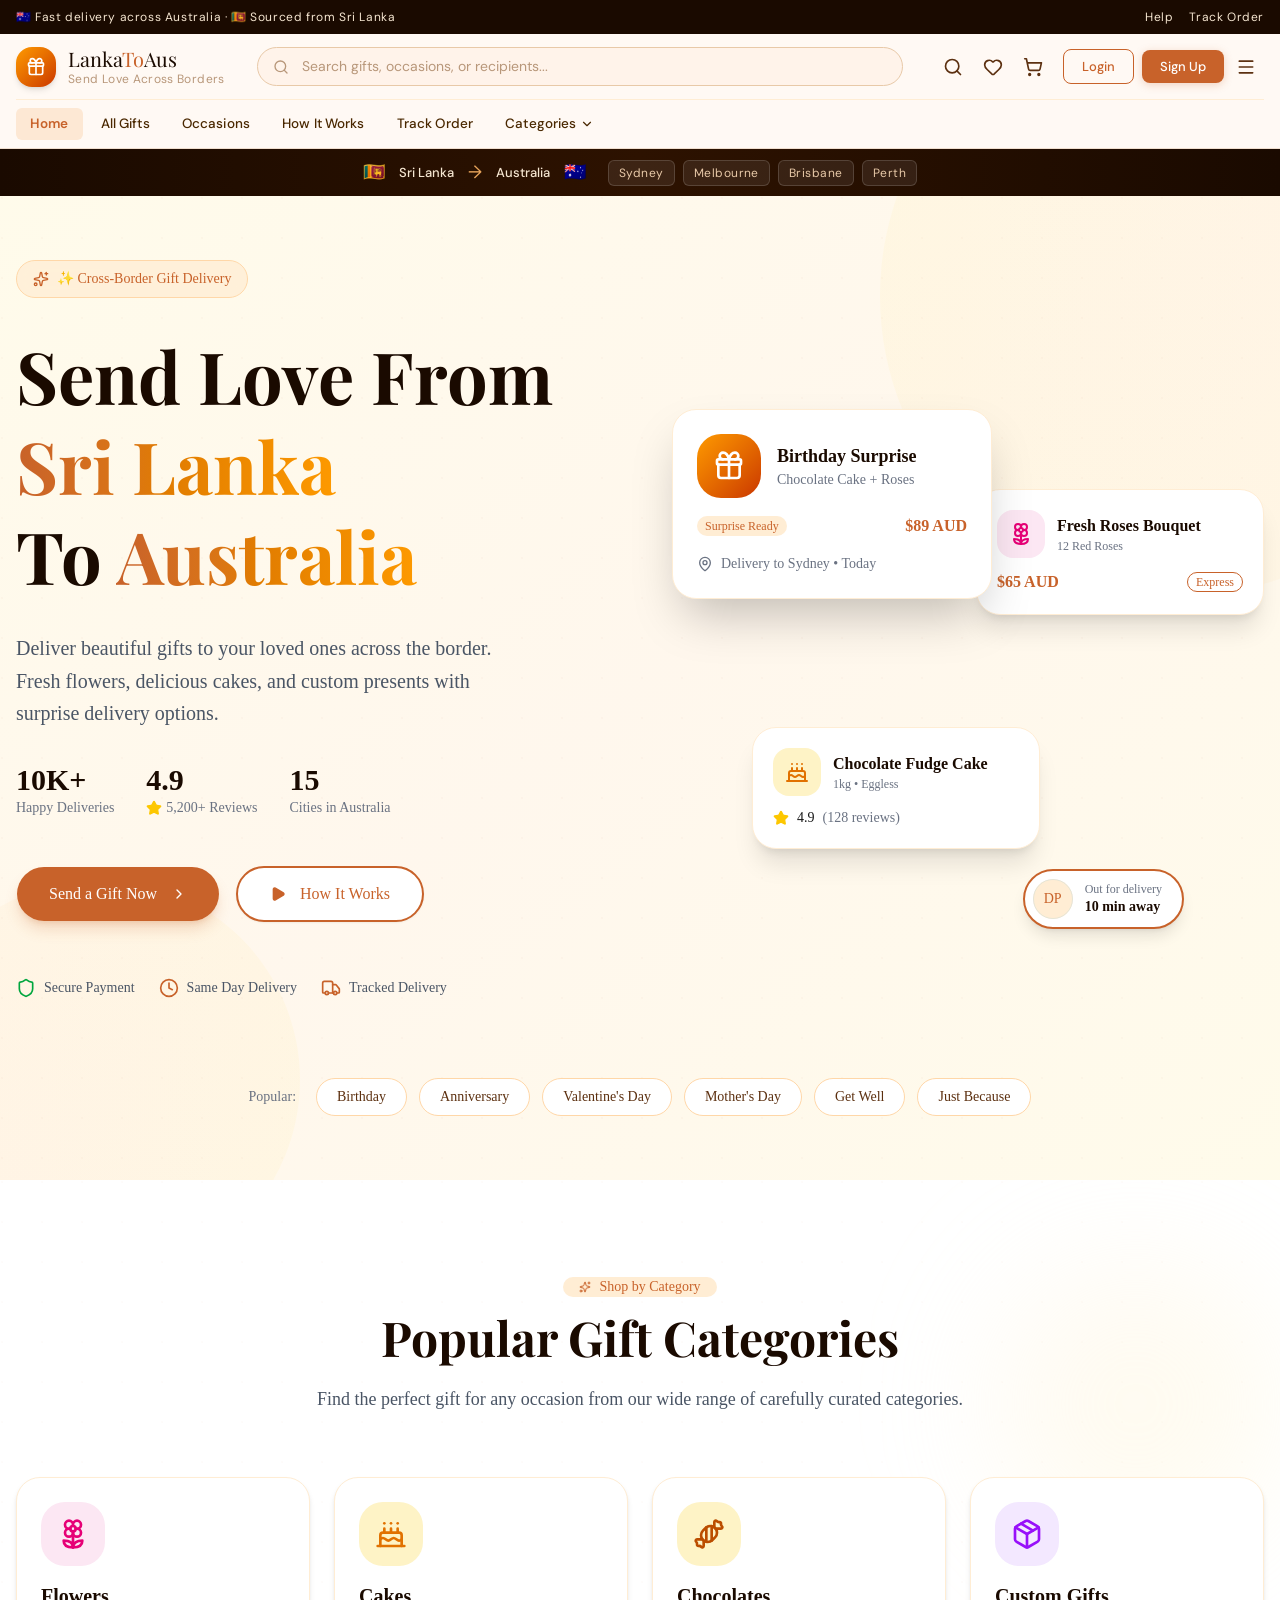
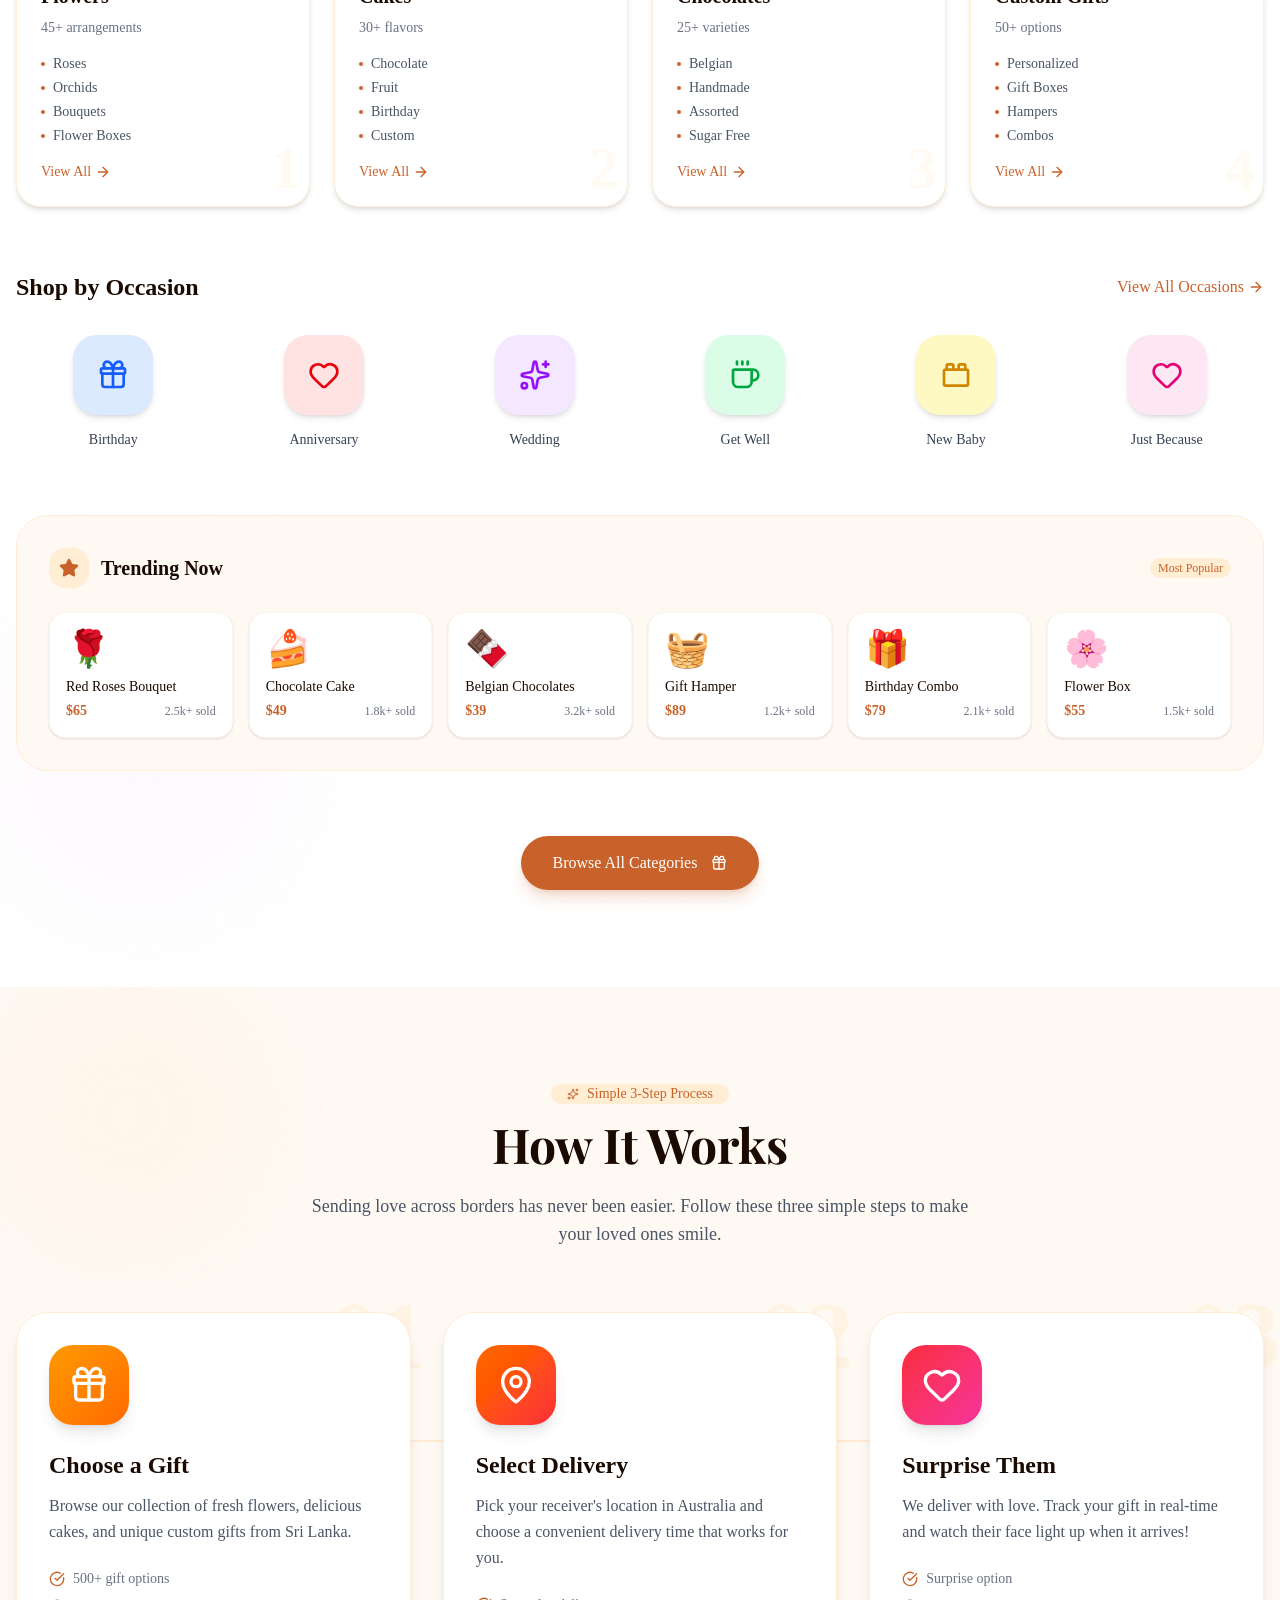
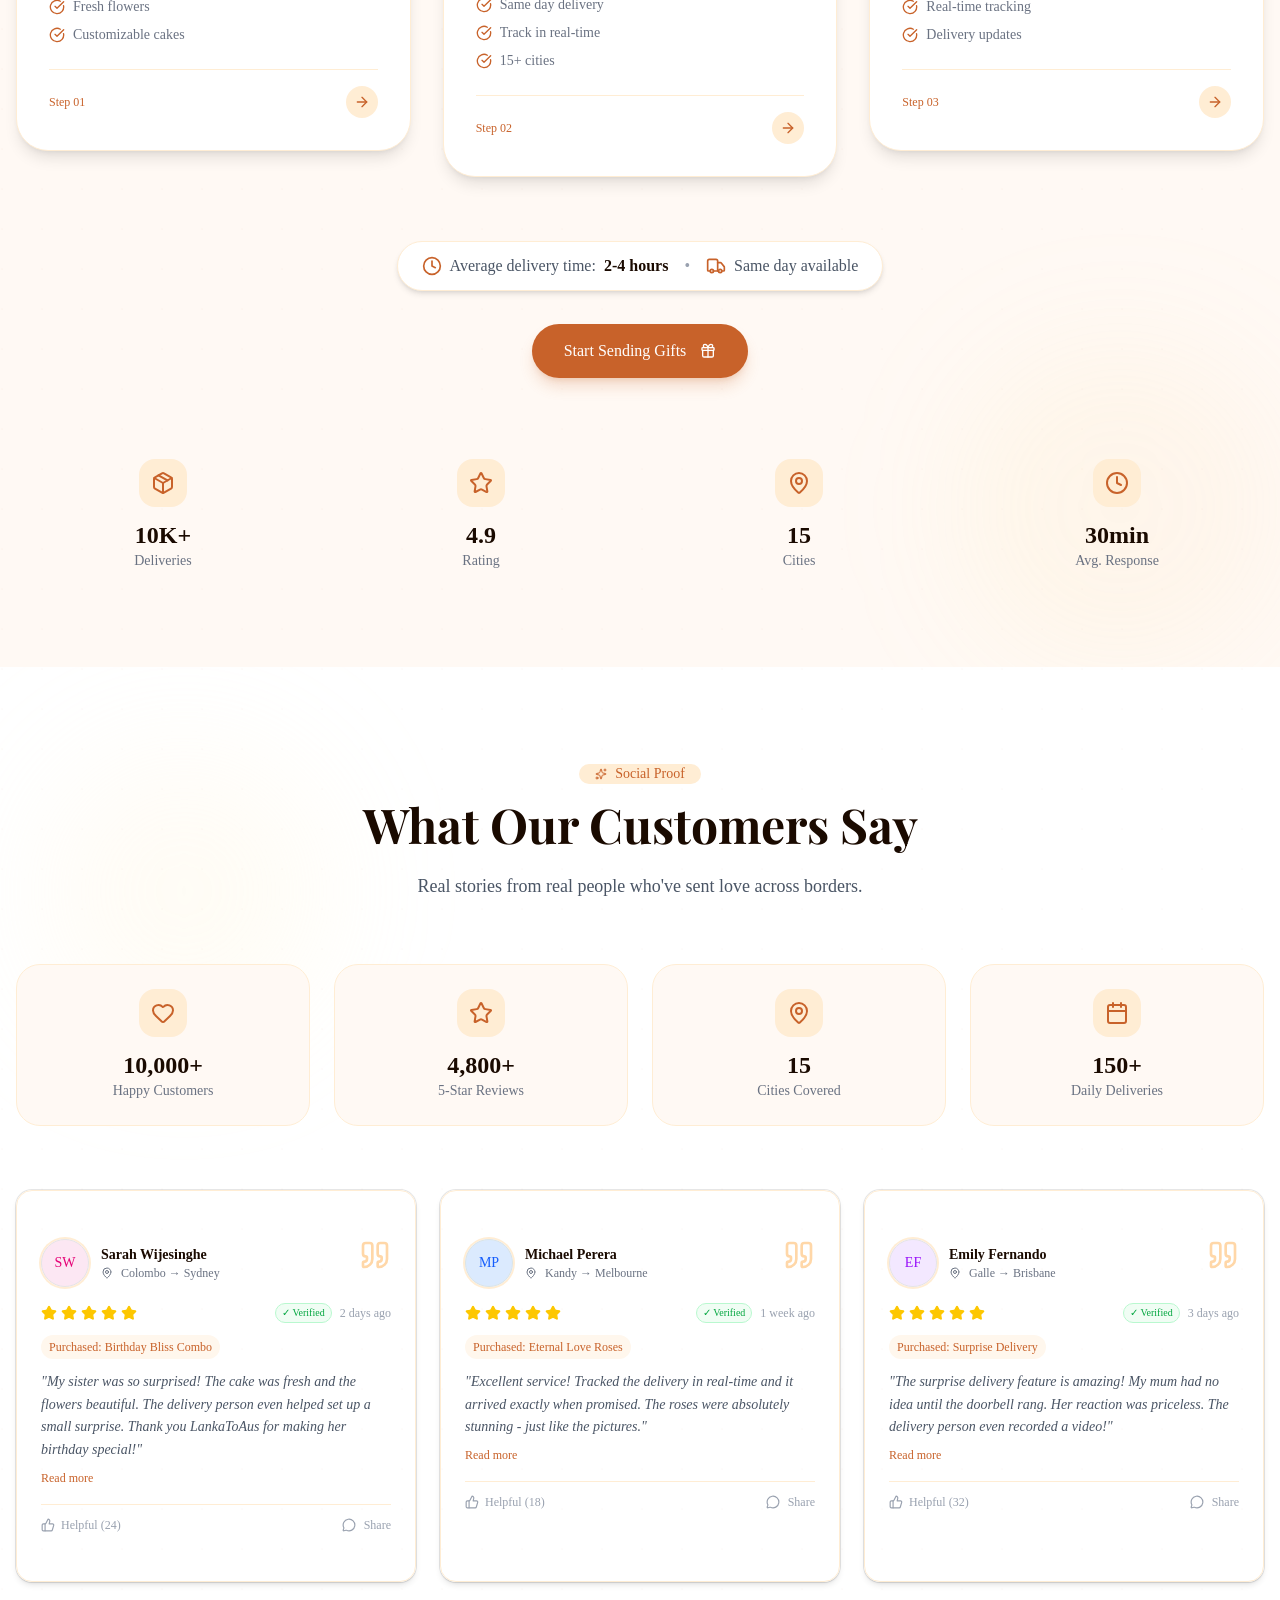
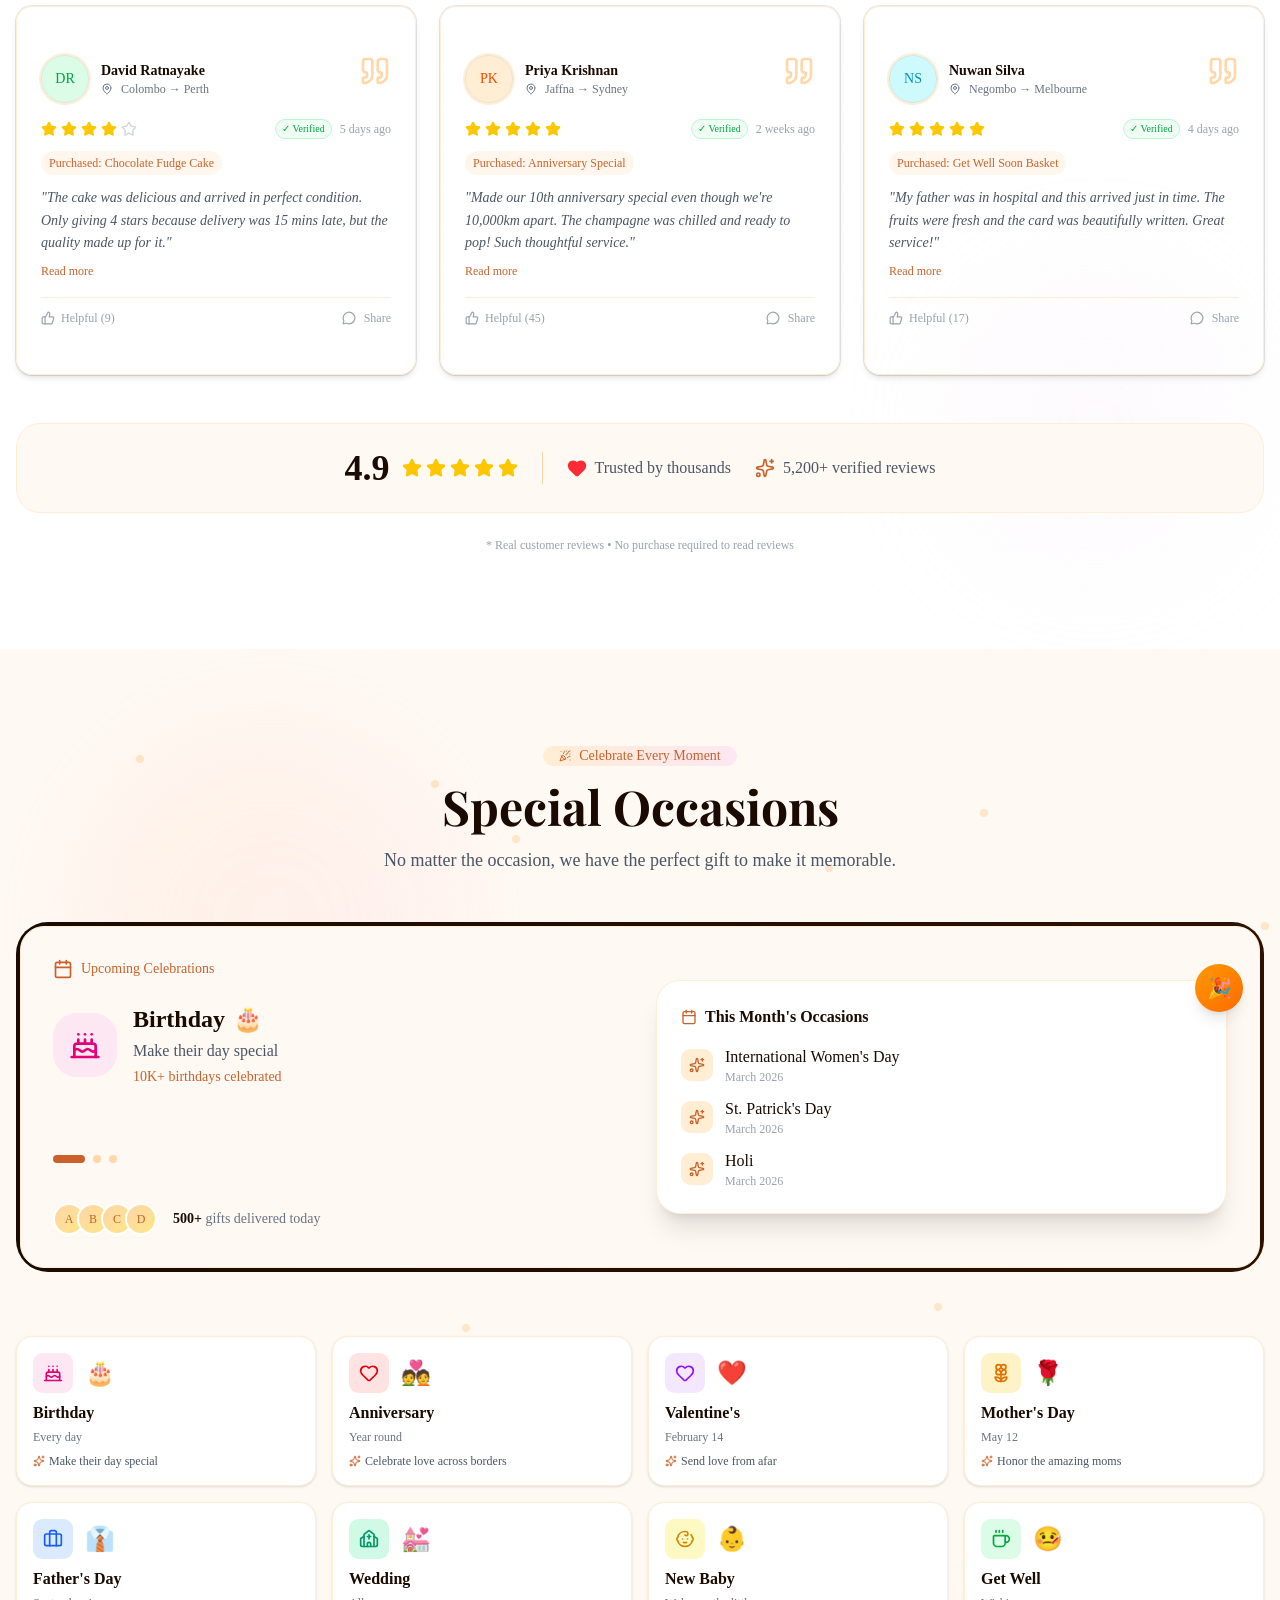
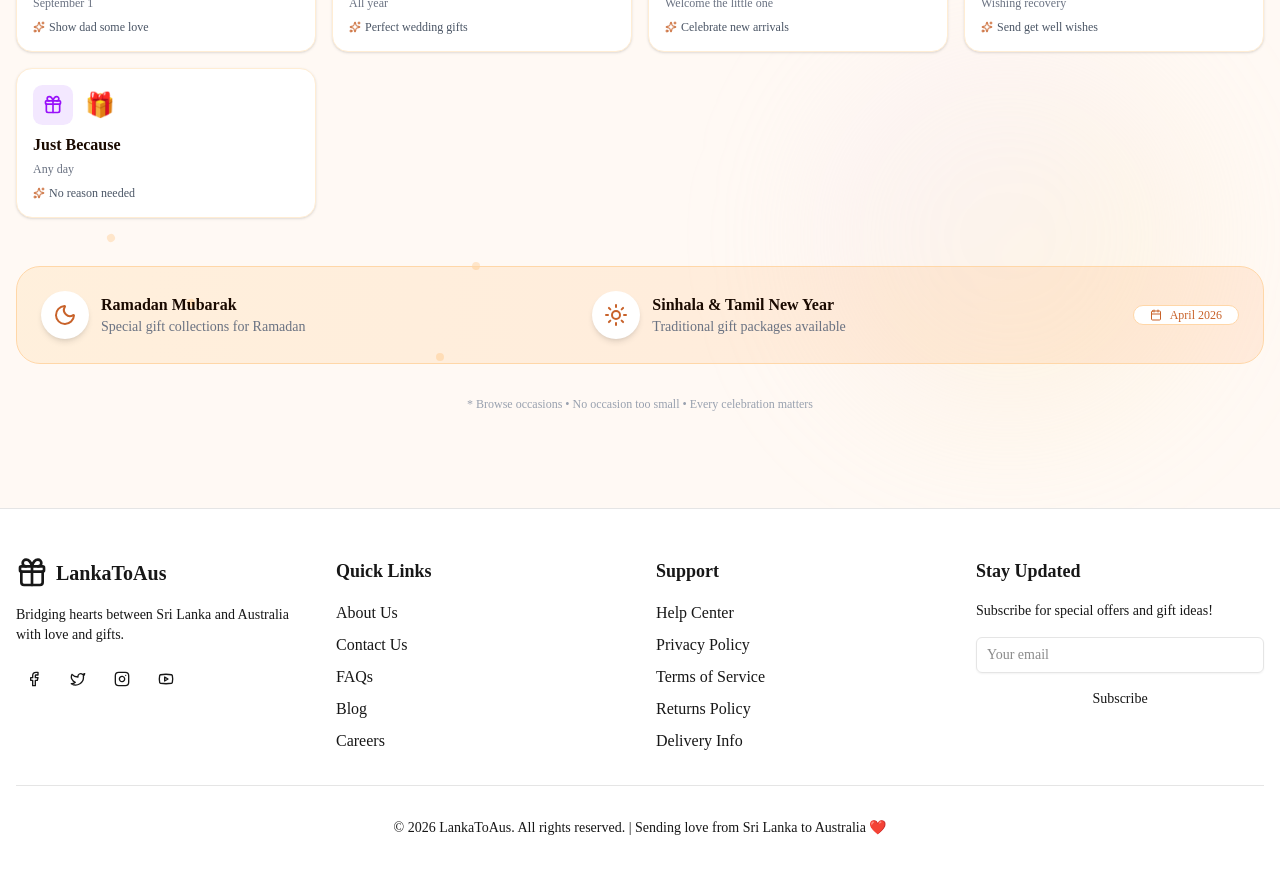
<file: lankatoaus-deploy/index.html>
<!DOCTYPE html><!--ID6QXhwj0zi6DqoIgkUeR--><html lang="en" class="font-sans inter_b2991b2-module__9mH_6q__variable"><head><meta charset="utf-8"><meta name="viewport" content="width=device-width, initial-scale=1"><link rel="preconnect" href="https://fonts.googleapis.com"><link rel="preconnect" href="https://fonts.gstatic.com" crossorigin><link href="https://fonts.googleapis.com/css2?family=Inter:wght@100..900&family=Geist:wght@100..900&display=swap" rel="stylesheet"><link rel="stylesheet" href="css/e394fd35b72e6e47.css" data-precedence="next"><link rel="preload" as="script" fetchpriority="low" href="js/689d4da9efa05747.js"><script src="js/82abf2d65f5428ae.js" async=""></script><script src="js/f2f58a7e93290fbb.js" async=""></script><script src="js/d702a24e2b6c48fa.js" async=""></script><script src="js/turbopack-8c42634383fed19a.js" async=""></script><script src="js/ff1a16fafef87110.js" async=""></script><script src="js/f66bd50378fcbe2b.js" async=""></script><script src="js/4577d51eda015314.js" async=""></script><script src="js/d2be314c3ece3fbe.js" async=""></script><script src="js/f3c4718c5badf89b.js" async=""></script><meta name="next-size-adjust" content=""><title>LankaToAus - Cross Border Gift Delivery</title><meta name="description" content="Send gifts from Sri Lanka to Australia. Flowers, cakes, chocolates and custom gifts delivered with love across borders."><meta name="keywords" content="gift delivery sri lanka, send gifts to australia, cross border delivery, sri lankan gifts, flowers delivery australia"><link rel="icon" href="favicon.ico" sizes="256x256" type="image/x-icon"><script src="js/a6dad97d9634a72d.js" nomodule=""></script></head><body class="geist_a71539c9-module__T19VSG__variable geist_mono_8d43a2aa-module__8Li5zG__variable antialiased min-h-screen flex flex-col"><div hidden=""><!--$--><!--/$--></div><style>
        @import url('https://fonts.googleapis.com/css2?family=Playfair+Display:wght@500;600&family=DM+Sans:wght@300;400;500&display=swap');

        .lta-header {
          font-family: 'DM Sans', sans-serif;
        }
        .lta-logo-font {
          font-family: 'Playfair Display', serif;
        }
        .lta-topbar {
          background: #1a0a00;
          color: #f5e6d0;
          font-size: 12px;
          letter-spacing: 0.05em;
        }
        .lta-topbar a:hover { color: #e8a45a; }

        .lta-main-bar {
          background: #fff9f4;
          border-bottom: 1px solid #f0dece;
        }

        .lta-search-input {
          background: #fff3ea;
          border: 1.5px solid #e8c9a8;
          border-radius: 999px;
          padding: 8px 20px 8px 44px;
          font-size: 14px;
          outline: none;
          width: 100%;
          transition: border-color 0.2s, box-shadow 0.2s;
          color: #3d1f00;
          font-family: 'DM Sans', sans-serif;
        }
        .lta-search-input::placeholder { color: #b8977a; }
        .lta-search-input:focus {
          border-color: #c8622a;
          box-shadow: 0 0 0 3px rgba(200,98,42,0.12);
        }

        .lta-nav-link {
          font-size: 13.5px;
          font-weight: 500;
          color: #4a2800;
          padding: 6px 14px;
          border-radius: 6px;
          transition: background 0.15s, color 0.15s;
          letter-spacing: 0.01em;
          white-space: nowrap;
        }
        .lta-nav-link:hover {
          background: #fde8d4;
          color: #c8622a;
        }
        .lta-nav-link.active {
          background: #fde8d4;
          color: #c8622a;
          font-weight: 600;
        }

        .lta-icon-btn {
          background: transparent;
          border: none;
          cursor: pointer;
          border-radius: 10px;
          padding: 8px;
          display: flex;
          align-items: center;
          justify-content: center;
          color: #5c3010;
          transition: background 0.15s, color 0.15s;
          position: relative;
        }
        .lta-icon-btn:hover { background: #fde8d4; color: #c8622a; }

        .lta-cart-badge {
          position: absolute;
          top: 2px; right: 2px;
          background: #c8622a;
          color: white;
          border-radius: 999px;
          font-size: 10px;
          font-weight: 700;
          min-width: 17px; height: 17px;
          display: flex; align-items: center; justify-content: center;
          line-height: 1;
          border: 2px solid #fff9f4;
        }

        .lta-btn-login {
          background: transparent;
          border: 1.5px solid #c8622a;
          color: #c8622a;
          border-radius: 8px;
          padding: 7px 18px;
          font-size: 13px;
          font-weight: 500;
          cursor: pointer;
          transition: background 0.15s, color 0.15s;
          font-family: 'DM Sans', sans-serif;
        }
        .lta-btn-login:hover { background: #fde8d4; }

        .lta-btn-signup {
          background: #c8622a;
          color: white;
          border: none;
          border-radius: 8px;
          padding: 7px 18px;
          font-size: 13px;
          font-weight: 500;
          cursor: pointer;
          transition: background 0.15s, transform 0.1s, box-shadow 0.15s;
          font-family: 'DM Sans', sans-serif;
          box-shadow: 0 2px 8px rgba(200,98,42,0.25);
        }
        .lta-btn-signup:hover {
          background: #b5531e;
          box-shadow: 0 4px 14px rgba(200,98,42,0.35);
          transform: translateY(-1px);
        }

        .lta-route-strip {
          background: linear-gradient(90deg, #1a0a00 0%, #2d1200 50%, #1a0a00 100%);
          padding: 10px 0;
          display: flex;
          align-items: center;
          justify-content: center;
          gap: 14px;
          font-size: 13px;
          color: #f5e6d0;
        }
        .lta-route-city {
          background: rgba(255,255,255,0.08);
          border: 1px solid rgba(255,255,255,0.15);
          border-radius: 6px;
          padding: 3px 10px;
          font-size: 12px;
          color: #e8c9a8;
          letter-spacing: 0.04em;
        }
        .lta-route-arrow {
          color: #e8a45a;
          font-size: 18px;
        }
        .lta-flag { font-size: 18px; }

        .lta-search-overlay {
          position: fixed;
          inset: 0;
          background: rgba(26,10,0,0.5);
          z-index: 100;
          display: flex;
          align-items: flex-start;
          justify-content: center;
          padding-top: 80px;
          backdrop-filter: blur(4px);
          animation: fadeIn 0.15s ease;
        }
        .lta-search-panel {
          background: #fff9f4;
          border-radius: 16px;
          padding: 24px;
          width: 100%;
          max-width: 560px;
          margin: 0 16px;
          box-shadow: 0 20px 60px rgba(0,0,0,0.25);
          animation: slideDown 0.2s ease;
        }
        @keyframes fadeIn { from { opacity: 0 } to { opacity: 1 } }
        @keyframes slideDown { from { transform: translateY(-10px); opacity: 0 } to { transform: translateY(0); opacity: 1 } }

        .lta-nav-dropdown {
          background: #fff9f4;
          border: 1px solid #f0dece;
          border-radius: 14px;
          box-shadow: 0 12px 40px rgba(100,40,0,0.12);
          padding: 20px;
        }
        .lta-cat-title {
          font-size: 11px;
          font-weight: 600;
          text-transform: uppercase;
          letter-spacing: 0.1em;
          color: #c8622a;
          margin-bottom: 8px;
        }
        .lta-cat-item {
          display: block;
          font-size: 13px;
          color: #5c3010;
          padding: 4px 0;
          transition: color 0.15s;
        }
        .lta-cat-item:hover { color: #c8622a; }

        .lta-mobile-drawer {
          position: fixed;
          inset: 0;
          z-index: 200;
        }
        .lta-mobile-backdrop {
          position: absolute;
          inset: 0;
          background: rgba(26,10,0,0.5);
          backdrop-filter: blur(3px);
        }
        .lta-mobile-panel {
          position: absolute;
          right: 0; top: 0; bottom: 0;
          width: 300px;
          background: #fff9f4;
          padding: 24px;
          overflow-y: auto;
          box-shadow: -8px 0 40px rgba(0,0,0,0.2);
          animation: slideLeft 0.25s ease;
        }
        @keyframes slideLeft { from { transform: translateX(100%) } to { transform: translateX(0) } }

        .lta-divider {
          height: 1px;
          background: #f0dece;
          margin: 12px 0;
        }

        .lta-icon-btn:focus-visible,
        .lta-nav-link:focus-visible,
        .lta-btn-login:focus-visible,
        .lta-btn-signup:focus-visible {
          outline: 2px solid #c8622a;
          outline-offset: 2px;
        }
      </style><header class="lta-header sticky top-0 z-50"><div class="lta-topbar"><div class="container mx-auto px-4 py-2 flex items-center justify-between"><span>🇦🇺 Fast delivery across Australia · 🇱🇰 Sourced from Sri Lanka</span><div class="flex items-center gap-4"><a href="/help" class="hover:text-amber-300 transition-colors" aria-label="Help center">Help</a><a href="/track-public" class="hover:text-amber-300 transition-colors" aria-label="Track your order">Track Order</a></div></div></div><div class="lta-main-bar"><div class="container mx-auto px-4"><div class="flex items-center gap-4 py-3"><a class="flex items-center gap-3 shrink-0 group" aria-label="Home" href="/"><div class="w-10 h-10 rounded-xl bg-linear-to-br from-amber-500 to-orange-700 flex items-center justify-center shadow-md group-hover:shadow-lg transition-shadow"><svg xmlns="http://www.w3.org/2000/svg" width="24" height="24" viewBox="0 0 24 24" fill="none" stroke="currentColor" stroke-width="2" stroke-linecap="round" stroke-linejoin="round" class="lucide lucide-gift h-5 w-5 text-white" aria-hidden="true"><path d="M12 7v14"></path><path d="M20 11v8a2 2 0 0 1-2 2H6a2 2 0 0 1-2-2v-8"></path><path d="M7.5 7a1 1 0 0 1 0-5A4.8 8 0 0 1 12 7a4.8 8 0 0 1 4.5-5 1 1 0 0 1 0 5"></path><rect x="3" y="7" width="18" height="4" rx="1"></rect></svg></div><div><h1 class="lta-logo-font text-xl leading-tight" style="color:#1a0a00">Lanka<span style="color:#c8622a">To</span>Aus</h1><p class="text-xs" style="color:#b8977a;letter-spacing:0.03em">Send Love Across Borders</p></div></a><div class="hidden md:flex flex-1 mx-4 relative"><svg xmlns="http://www.w3.org/2000/svg" width="24" height="24" viewBox="0 0 24 24" fill="none" stroke="currentColor" stroke-width="2" stroke-linecap="round" stroke-linejoin="round" class="lucide lucide-search absolute left-4 top-1/2 -translate-y-1/2 h-4 w-4" style="color:#b8977a" aria-hidden="true"><path d="m21 21-4.34-4.34"></path><circle cx="11" cy="11" r="8"></circle></svg><input class="lta-search-input" placeholder="Search gifts, occasions, or recipients..." aria-label="Search gifts"></div><div class="flex items-center gap-1 ml-auto"><button class="lta-icon-btn md:hidden" aria-label="Open search" aria-expanded="false"><svg xmlns="http://www.w3.org/2000/svg" width="24" height="24" viewBox="0 0 24 24" fill="none" stroke="currentColor" stroke-width="2" stroke-linecap="round" stroke-linejoin="round" class="lucide lucide-search h-5 w-5" aria-hidden="true"><path d="m21 21-4.34-4.34"></path><circle cx="11" cy="11" r="8"></circle></svg></button><a class="lta-icon-btn" aria-label="Favorites" href="/favorites"><svg xmlns="http://www.w3.org/2000/svg" width="24" height="24" viewBox="0 0 24 24" fill="none" stroke="currentColor" stroke-width="2" stroke-linecap="round" stroke-linejoin="round" class="lucide lucide-heart h-5 w-5" aria-hidden="true"><path d="M2 9.5a5.5 5.5 0 0 1 9.591-3.676.56.56 0 0 0 .818 0A5.49 5.49 0 0 1 22 9.5c0 2.29-1.5 4-3 5.5l-5.492 5.313a2 2 0 0 1-3 .019L5 15c-1.5-1.5-3-3.2-3-5.5"></path></svg></a><a class="lta-icon-btn" aria-label="Shopping cart" href="/cart"><svg xmlns="http://www.w3.org/2000/svg" width="24" height="24" viewBox="0 0 24 24" fill="none" stroke="currentColor" stroke-width="2" stroke-linecap="round" stroke-linejoin="round" class="lucide lucide-shopping-cart h-5 w-5" aria-hidden="true"><circle cx="8" cy="21" r="1"></circle><circle cx="19" cy="21" r="1"></circle><path d="M2.05 2.05h2l2.66 12.42a2 2 0 0 0 2 1.58h9.78a2 2 0 0 0 1.95-1.57l1.65-7.43H5.12"></path></svg></a><div class="hidden md:flex items-center gap-2 ml-2"><button class="lta-btn-login" aria-label="Login to your account">Login</button><button class="lta-btn-signup" aria-label="Create new account">Sign Up</button></div><button class="lta-icon-btn md:hidden" aria-label="Open menu" aria-expanded="false"><svg xmlns="http://www.w3.org/2000/svg" width="24" height="24" viewBox="0 0 24 24" fill="none" stroke="currentColor" stroke-width="2" stroke-linecap="round" stroke-linejoin="round" class="lucide lucide-menu h-5 w-5" aria-hidden="true"><path d="M4 5h16"></path><path d="M4 12h16"></path><path d="M4 19h16"></path></svg></button></div></div><nav class="hidden md:flex items-center gap-1 pb-2 border-t border-orange-100 pt-2" aria-label="Main navigation"><a class="lta-nav-link active" aria-current="page" href="/">Home</a><a class="lta-nav-link " href="/gifts">All Gifts</a><a class="lta-nav-link " href="/occasions">Occasions</a><a class="lta-nav-link " href="/how-it-works">How It Works</a><a class="lta-nav-link " href="/track-public">Track Order</a><div class="relative group"><button class="lta-nav-link flex items-center gap-1" aria-label="Categories menu" aria-haspopup="true" aria-expanded="false">Categories<!-- --> <svg xmlns="http://www.w3.org/2000/svg" width="24" height="24" viewBox="0 0 24 24" fill="none" stroke="currentColor" stroke-width="2" stroke-linecap="round" stroke-linejoin="round" class="lucide lucide-chevron-down h-3.5 w-3.5 transition-transform group-hover:rotate-180" aria-hidden="true"><path d="m6 9 6 6 6-6"></path></svg></button><div class="absolute top-full left-0 pt-2 opacity-0 pointer-events-none group-hover:opacity-100 group-hover:pointer-events-auto transition-all duration-150 translate-y-1 group-hover:translate-y-0 z-50"><div class="lta-nav-dropdown grid grid-cols-3 gap-6 w-130"><div><p class="lta-cat-title">Flowers</p><ul><li><a class="lta-cat-item" href="/gifts?category=roses">Roses</a></li><li><a class="lta-cat-item" href="/gifts?category=orchids">Orchids</a></li><li><a class="lta-cat-item" href="/gifts?category=bouquets">Bouquets</a></li><li><a class="lta-cat-item" href="/gifts?category=flower-boxes">Flower Boxes</a></li></ul></div><div><p class="lta-cat-title">Cakes</p><ul><li><a class="lta-cat-item" href="/gifts?category=chocolate-cakes">Chocolate Cakes</a></li><li><a class="lta-cat-item" href="/gifts?category=fruit-cakes">Fruit Cakes</a></li><li><a class="lta-cat-item" href="/gifts?category=birthday-cakes">Birthday Cakes</a></li><li><a class="lta-cat-item" href="/gifts?category=custom-cakes">Custom Cakes</a></li></ul></div><div><p class="lta-cat-title">Gifts</p><ul><li><a class="lta-cat-item" href="/gifts?category=chocolates">Chocolates</a></li><li><a class="lta-cat-item" href="/gifts?category=custom">Custom Gifts</a></li><li><a class="lta-cat-item" href="/gifts?category=combos">Gift Combos</a></li><li><a class="lta-cat-item" href="/gifts?category=personalized">Personalized</a></li></ul></div></div></div></div></nav></div></div><div class="lta-route-strip" aria-label="Delivery route information"><span class="lta-flag" aria-hidden="true">🇱🇰</span><span style="font-weight:500">Sri Lanka</span><span class="lta-route-arrow" aria-hidden="true">→</span><span style="font-weight:500">Australia</span><span class="lta-flag" aria-hidden="true">🇦🇺</span><div class="flex gap-2 ml-2" aria-label="Available cities in Australia"><span class="lta-route-city">Sydney</span><span class="lta-route-city">Melbourne</span><span class="lta-route-city">Brisbane</span><span class="lta-route-city">Perth</span></div></div></header><main class="grow"><main><section class="relative min-h-[90vh] flex items-center bg-linear-to-br from-amber-50 via-orange-50 to-amber-50 overflow-hidden"><div class="absolute inset-0 bg-[radial-gradient(circle_at_2px_2px,rgba(200,98,42,0.03)_1px,transparent_0)] bg-size-[40px_40px]"></div><div class="absolute w-150 h-150 bg-linear-to-r from-amber-200/10 to-orange-200/10 rounded-full -top-50 -right-50 animate-float"></div><div class="absolute w-100 h-100 bg-linear-to-r from-orange-200/10 to-amber-200/10 rounded-full -bottom-25 -left-25 animate-float-slow"></div><div class="container mx-auto px-4 py-16 relative z-10"><div class="grid lg:grid-cols-2 gap-16 items-center"><div class="space-y-8"><div class="inline-flex items-center gap-2 bg-orange-100/80 text-[#c8622a] border border-orange-200 rounded-full px-4 py-2 text-sm font-medium backdrop-blur-sm"><svg xmlns="http://www.w3.org/2000/svg" width="24" height="24" viewBox="0 0 24 24" fill="none" stroke="currentColor" stroke-width="2" stroke-linecap="round" stroke-linejoin="round" class="lucide lucide-sparkles h-4 w-4" aria-hidden="true"><path d="M11.017 2.814a1 1 0 0 1 1.966 0l1.051 5.558a2 2 0 0 0 1.594 1.594l5.558 1.051a1 1 0 0 1 0 1.966l-5.558 1.051a2 2 0 0 0-1.594 1.594l-1.051 5.558a1 1 0 0 1-1.966 0l-1.051-5.558a2 2 0 0 0-1.594-1.594l-5.558-1.051a1 1 0 0 1 0-1.966l5.558-1.051a2 2 0 0 0 1.594-1.594z"></path><path d="M20 2v4"></path><path d="M22 4h-4"></path><circle cx="4" cy="20" r="2"></circle></svg><span>✨ Cross-Border Gift Delivery</span></div><h1 class="font-serif text-5xl md:text-6xl lg:text-7xl font-bold leading-tight text-[#1a0a00]">Send Love From<!-- --> <span class="bg-linear-to-r from-[#c8622a] to-amber-500 bg-clip-text text-transparent">Sri Lanka</span><br>To<!-- --> <span class="bg-linear-to-r from-[#c8622a] to-amber-500 bg-clip-text text-transparent">Australia</span></h1><p class="text-lg md:text-xl text-gray-600 max-w-lg leading-relaxed">Deliver beautiful gifts to your loved ones across the border. Fresh flowers, delicious cakes, and custom presents with surprise delivery options.</p><div class="flex items-center gap-8"><div><div class="text-3xl font-bold text-[#1a0a00]">10K+</div><div class="text-sm text-gray-500">Happy Deliveries</div></div><div><div class="text-3xl font-bold text-[#1a0a00]">4.9</div><div class="text-sm text-gray-500 flex items-center gap-1"><svg xmlns="http://www.w3.org/2000/svg" width="24" height="24" viewBox="0 0 24 24" fill="none" stroke="currentColor" stroke-width="2" stroke-linecap="round" stroke-linejoin="round" class="lucide lucide-star h-4 w-4 fill-yellow-400 text-yellow-400" aria-hidden="true"><path d="M11.525 2.295a.53.53 0 0 1 .95 0l2.31 4.679a2.123 2.123 0 0 0 1.595 1.16l5.166.756a.53.53 0 0 1 .294.904l-3.736 3.638a2.123 2.123 0 0 0-.611 1.878l.882 5.14a.53.53 0 0 1-.771.56l-4.618-2.428a2.122 2.122 0 0 0-1.973 0L6.396 21.01a.53.53 0 0 1-.77-.56l.881-5.139a2.122 2.122 0 0 0-.611-1.879L2.16 9.795a.53.53 0 0 1 .294-.906l5.165-.755a2.122 2.122 0 0 0 1.597-1.16z"></path></svg>5,200+ Reviews</div></div><div><div class="text-3xl font-bold text-[#1a0a00]">15</div><div class="text-sm text-gray-500">Cities in Australia</div></div></div><div class="flex flex-wrap gap-4 pt-4"><a data-slot="button" data-variant="default" data-size="lg" class="group/button inline-flex shrink-0 items-center justify-center border border-transparent bg-clip-padding font-medium whitespace-nowrap outline-none select-none focus-visible:border-ring focus-visible:ring-3 focus-visible:ring-ring/50 disabled:pointer-events-none disabled:opacity-50 aria-invalid:border-destructive aria-invalid:ring-3 aria-invalid:ring-destructive/20 dark:aria-invalid:border-destructive/50 dark:aria-invalid:ring-destructive/40 [&_svg]:pointer-events-none [&_svg]:shrink-0 [&_svg:not([class*='size-'])]:size-4 gap-1.5 has-data-[icon=inline-end]:pr-3 has-data-[icon=inline-start]:pl-3 bg-[#c8622a] hover:bg-[#b5531e] text-white px-8 h-14 text-base rounded-full shadow-lg shadow-[#c8622a]/20 hover:shadow-xl transition-all" href="/gifts">Send a Gift Now<svg xmlns="http://www.w3.org/2000/svg" width="24" height="24" viewBox="0 0 24 24" fill="none" stroke="currentColor" stroke-width="2" stroke-linecap="round" stroke-linejoin="round" class="lucide lucide-chevron-right ml-2 h-5 w-5" aria-hidden="true"><path d="m9 18 6-6-6-6"></path></svg></a><a data-slot="button" data-variant="outline" data-size="lg" class="group/button inline-flex shrink-0 items-center justify-center bg-clip-padding font-medium whitespace-nowrap transition-all outline-none select-none focus-visible:border-ring focus-visible:ring-3 focus-visible:ring-ring/50 disabled:pointer-events-none disabled:opacity-50 aria-invalid:border-destructive aria-invalid:ring-3 aria-invalid:ring-destructive/20 dark:aria-invalid:border-destructive/50 dark:aria-invalid:ring-destructive/40 [&_svg]:pointer-events-none [&_svg]:shrink-0 [&_svg:not([class*='size-'])]:size-4 bg-background shadow-xs hover:text-foreground aria-expanded:bg-muted aria-expanded:text-foreground dark:border-input dark:bg-input/30 dark:hover:bg-input/50 gap-1.5 has-data-[icon=inline-end]:pr-3 has-data-[icon=inline-start]:pl-3 border-2 border-[#c8622a] text-[#c8622a] hover:bg-orange-50 px-8 h-14 text-base rounded-full" href="/how-it-works"><svg xmlns="http://www.w3.org/2000/svg" width="24" height="24" viewBox="0 0 24 24" fill="none" stroke="currentColor" stroke-width="2" stroke-linecap="round" stroke-linejoin="round" class="lucide lucide-play mr-2 h-5 w-5 fill-current" aria-hidden="true"><path d="M5 5a2 2 0 0 1 3.008-1.728l11.997 6.998a2 2 0 0 1 .003 3.458l-12 7A2 2 0 0 1 5 19z"></path></svg>How It Works</a></div><div class="flex items-center gap-6 pt-6"><div class="flex items-center gap-2"><svg xmlns="http://www.w3.org/2000/svg" width="24" height="24" viewBox="0 0 24 24" fill="none" stroke="currentColor" stroke-width="2" stroke-linecap="round" stroke-linejoin="round" class="lucide lucide-shield h-5 w-5 text-green-600" aria-hidden="true"><path d="M20 13c0 5-3.5 7.5-7.66 8.95a1 1 0 0 1-.67-.01C7.5 20.5 4 18 4 13V6a1 1 0 0 1 1-1c2 0 4.5-1.2 6.24-2.72a1.17 1.17 0 0 1 1.52 0C14.51 3.81 17 5 19 5a1 1 0 0 1 1 1z"></path></svg><span class="text-sm text-gray-600">Secure Payment</span></div><div class="flex items-center gap-2"><svg xmlns="http://www.w3.org/2000/svg" width="24" height="24" viewBox="0 0 24 24" fill="none" stroke="currentColor" stroke-width="2" stroke-linecap="round" stroke-linejoin="round" class="lucide lucide-clock h-5 w-5 text-[#c8622a]" aria-hidden="true"><circle cx="12" cy="12" r="10"></circle><path d="M12 6v6l4 2"></path></svg><span class="text-sm text-gray-600">Same Day Delivery</span></div><div class="flex items-center gap-2"><svg xmlns="http://www.w3.org/2000/svg" width="24" height="24" viewBox="0 0 24 24" fill="none" stroke="currentColor" stroke-width="2" stroke-linecap="round" stroke-linejoin="round" class="lucide lucide-truck h-5 w-5 text-[#c8622a]" aria-hidden="true"><path d="M14 18V6a2 2 0 0 0-2-2H4a2 2 0 0 0-2 2v11a1 1 0 0 0 1 1h2"></path><path d="M15 18H9"></path><path d="M19 18h2a1 1 0 0 0 1-1v-3.65a1 1 0 0 0-.22-.624l-3.48-4.35A1 1 0 0 0 17.52 8H14"></path><circle cx="17" cy="18" r="2"></circle><circle cx="7" cy="18" r="2"></circle></svg><span class="text-sm text-gray-600">Tracked Delivery</span></div></div></div><div class="relative hidden lg:block h-150"><div class="absolute top-20 left-0 w-80 z-20 animate-float-card"><div class="bg-white rounded-2xl p-6 shadow-2xl border border-orange-100"><div class="flex items-center gap-4 mb-4"><div class="w-16 h-16 bg-linear-to-br from-amber-500 to-orange-700 rounded-2xl flex items-center justify-center"><svg xmlns="http://www.w3.org/2000/svg" width="24" height="24" viewBox="0 0 24 24" fill="none" stroke="currentColor" stroke-width="2" stroke-linecap="round" stroke-linejoin="round" class="lucide lucide-gift h-8 w-8 text-white" aria-hidden="true"><path d="M12 7v14"></path><path d="M20 11v8a2 2 0 0 1-2 2H6a2 2 0 0 1-2-2v-8"></path><path d="M7.5 7a1 1 0 0 1 0-5A4.8 8 0 0 1 12 7a4.8 8 0 0 1 4.5-5 1 1 0 0 1 0 5"></path><rect x="3" y="7" width="18" height="4" rx="1"></rect></svg></div><div><h3 class="font-semibold text-lg text-[#1a0a00]">Birthday Surprise</h3><p class="text-sm text-gray-500">Chocolate Cake + Roses</p></div></div><div class="flex items-center justify-between"><span data-slot="badge" data-variant="default" class="group/badge inline-flex h-5 w-fit shrink-0 items-center justify-center gap-1 overflow-hidden rounded-4xl border border-transparent px-2 py-0.5 text-xs font-medium whitespace-nowrap transition-all focus-visible:border-ring focus-visible:ring-[3px] focus-visible:ring-ring/50 has-data-[icon=inline-end]:pr-1.5 has-data-[icon=inline-start]:pl-1.5 aria-invalid:border-destructive aria-invalid:ring-destructive/20 dark:aria-invalid:ring-destructive/40 [&>svg]:pointer-events-none [&>svg]:size-3! [a]:hover:bg-primary/80 bg-orange-100 text-[#c8622a] border-none">Surprise Ready</span><span class="text-[#c8622a] font-bold">$89 AUD</span></div><div class="mt-4 flex items-center gap-2 text-sm text-gray-500"><svg xmlns="http://www.w3.org/2000/svg" width="24" height="24" viewBox="0 0 24 24" fill="none" stroke="currentColor" stroke-width="2" stroke-linecap="round" stroke-linejoin="round" class="lucide lucide-map-pin h-4 w-4" aria-hidden="true"><path d="M20 10c0 4.993-5.539 10.193-7.399 11.799a1 1 0 0 1-1.202 0C9.539 20.193 4 14.993 4 10a8 8 0 0 1 16 0"></path><circle cx="12" cy="10" r="3"></circle></svg> Delivery to Sydney • Today</div></div></div><div class="absolute top-40 right-0 w-72 z-10 animate-float-card-delay"><div class="bg-white rounded-2xl p-5 shadow-xl border border-orange-100"><div class="flex items-center gap-3 mb-3"><div class="w-12 h-12 bg-pink-100 rounded-xl flex items-center justify-center"><svg xmlns="http://www.w3.org/2000/svg" width="24" height="24" viewBox="0 0 24 24" fill="none" stroke="currentColor" stroke-width="2" stroke-linecap="round" stroke-linejoin="round" class="lucide lucide-flower2 lucide-flower-2 h-6 w-6 text-pink-600" aria-hidden="true"><path d="M12 5a3 3 0 1 1 3 3m-3-3a3 3 0 1 0-3 3m3-3v1M9 8a3 3 0 1 0 3 3M9 8h1m5 0a3 3 0 1 1-3 3m3-3h-1m-2 3v-1"></path><circle cx="12" cy="8" r="2"></circle><path d="M12 10v12"></path><path d="M12 22c4.2 0 7-1.667 7-5-4.2 0-7 1.667-7 5Z"></path><path d="M12 22c-4.2 0-7-1.667-7-5 4.2 0 7 1.667 7 5Z"></path></svg></div><div><h4 class="font-semibold text-[#1a0a00]">Fresh Roses Bouquet</h4><p class="text-xs text-gray-500">12 Red Roses</p></div></div><div class="flex justify-between items-center"><span class="text-[#c8622a] font-semibold">$65 AUD</span><span data-slot="badge" data-variant="outline" class="group/badge inline-flex h-5 w-fit shrink-0 items-center justify-center gap-1 overflow-hidden rounded-4xl border px-2 py-0.5 text-xs font-medium whitespace-nowrap transition-all focus-visible:border-ring focus-visible:ring-[3px] focus-visible:ring-ring/50 has-data-[icon=inline-end]:pr-1.5 has-data-[icon=inline-start]:pl-1.5 aria-invalid:border-destructive aria-invalid:ring-destructive/20 dark:aria-invalid:ring-destructive/40 [&>svg]:pointer-events-none [&>svg]:size-3! [a]:hover:bg-muted [a]:hover:text-muted-foreground border-[#c8622a] text-[#c8622a]">Express</span></div></div></div><div class="absolute bottom-20 left-20 w-72 z-0 animate-float-card-delay-2"><div class="bg-white rounded-2xl p-5 shadow-xl border border-orange-100"><div class="flex items-center gap-3 mb-3"><div class="w-12 h-12 bg-amber-100 rounded-xl flex items-center justify-center"><svg xmlns="http://www.w3.org/2000/svg" width="24" height="24" viewBox="0 0 24 24" fill="none" stroke="currentColor" stroke-width="2" stroke-linecap="round" stroke-linejoin="round" class="lucide lucide-cake h-6 w-6 text-amber-600" aria-hidden="true"><path d="M20 21v-8a2 2 0 0 0-2-2H6a2 2 0 0 0-2 2v8"></path><path d="M4 16s.5-1 2-1 2.5 2 4 2 2.5-2 4-2 2.5 2 4 2 2-1 2-1"></path><path d="M2 21h20"></path><path d="M7 8v3"></path><path d="M12 8v3"></path><path d="M17 8v3"></path><path d="M7 4h.01"></path><path d="M12 4h.01"></path><path d="M17 4h.01"></path></svg></div><div><h4 class="font-semibold text-[#1a0a00]">Chocolate Fudge Cake</h4><p class="text-xs text-gray-500">1kg • Eggless</p></div></div><div class="flex items-center gap-2"><svg xmlns="http://www.w3.org/2000/svg" width="24" height="24" viewBox="0 0 24 24" fill="none" stroke="currentColor" stroke-width="2" stroke-linecap="round" stroke-linejoin="round" class="lucide lucide-star h-4 w-4 fill-yellow-400 text-yellow-400" aria-hidden="true"><path d="M11.525 2.295a.53.53 0 0 1 .95 0l2.31 4.679a2.123 2.123 0 0 0 1.595 1.16l5.166.756a.53.53 0 0 1 .294.904l-3.736 3.638a2.123 2.123 0 0 0-.611 1.878l.882 5.14a.53.53 0 0 1-.771.56l-4.618-2.428a2.122 2.122 0 0 0-1.973 0L6.396 21.01a.53.53 0 0 1-.77-.56l.881-5.139a2.122 2.122 0 0 0-.611-1.879L2.16 9.795a.53.53 0 0 1 .294-.906l5.165-.755a2.122 2.122 0 0 0 1.597-1.16z"></path></svg><span class="text-sm font-medium">4.9</span><span class="text-sm text-gray-500">(128 reviews)</span></div></div></div><div class="absolute bottom-0 right-20 z-30 animate-bounce" style="animation-duration:3s"><div class="bg-white rounded-full p-2 shadow-lg flex items-center gap-3 border-2 border-[#c8622a]"><span data-slot="avatar" data-size="default" class="group/avatar relative flex size-8 shrink-0 rounded-full select-none after:absolute after:inset-0 after:rounded-full after:border after:border-border after:mix-blend-darken data-[size=lg]:size-10 data-[size=sm]:size-6 dark:after:mix-blend-lighten h-10 w-10"><span data-slot="avatar-fallback" class="flex size-full items-center justify-center rounded-full text-sm group-data-[size=sm]/avatar:text-xs bg-orange-100 text-[#c8622a]">DP</span></span><div class="pr-3"><p class="text-xs text-gray-500">Out for delivery</p><p class="text-sm font-semibold text-[#1a0a00]">10 min away</p></div></div></div></div></div><div class="mt-20 flex flex-wrap items-center justify-center gap-3"><span class="text-sm text-gray-500 mr-2">Popular:</span><a class="bg-white hover:bg-[#c8622a] hover:text-white px-5 py-2 rounded-full text-sm font-medium text-[#5c3010] border border-orange-200 transition-all hover:scale-105" href="/occasions?q=birthday">Birthday</a><a class="bg-white hover:bg-[#c8622a] hover:text-white px-5 py-2 rounded-full text-sm font-medium text-[#5c3010] border border-orange-200 transition-all hover:scale-105" href="/occasions?q=anniversary">Anniversary</a><a class="bg-white hover:bg-[#c8622a] hover:text-white px-5 py-2 rounded-full text-sm font-medium text-[#5c3010] border border-orange-200 transition-all hover:scale-105" href="/occasions?q=valentine's day">Valentine's Day</a><a class="bg-white hover:bg-[#c8622a] hover:text-white px-5 py-2 rounded-full text-sm font-medium text-[#5c3010] border border-orange-200 transition-all hover:scale-105" href="/occasions?q=mother's day">Mother's Day</a><a class="bg-white hover:bg-[#c8622a] hover:text-white px-5 py-2 rounded-full text-sm font-medium text-[#5c3010] border border-orange-200 transition-all hover:scale-105" href="/occasions?q=get well">Get Well</a><a class="bg-white hover:bg-[#c8622a] hover:text-white px-5 py-2 rounded-full text-sm font-medium text-[#5c3010] border border-orange-200 transition-all hover:scale-105" href="/occasions?q=just because">Just Because</a></div></div></section><section class="py-24 bg-white relative overflow-hidden"><div class="absolute inset-0 bg-[radial-gradient(circle_at_2px_2px,rgba(200,98,42,0.02)_1px,transparent_0)] bg-size-[40px_40px]"></div><div class="absolute top-20 right-0 w-72 h-72 bg-linear-to-br from-orange-100/30 to-amber-100/30 rounded-full blur-3xl"></div><div class="absolute bottom-20 left-0 w-72 h-72 bg-linear-to-br from-pink-100/30 to-purple-100/30 rounded-full blur-3xl"></div><div class="container mx-auto px-4 relative z-10"><div class="text-center max-w-3xl mx-auto mb-16"><span data-slot="badge" data-variant="default" class="group/badge inline-flex h-5 w-fit shrink-0 items-center justify-center gap-1 overflow-hidden rounded-4xl border border-transparent whitespace-nowrap transition-all focus-visible:border-ring focus-visible:ring-[3px] focus-visible:ring-ring/50 has-data-[icon=inline-end]:pr-1.5 has-data-[icon=inline-start]:pl-1.5 aria-invalid:border-destructive aria-invalid:ring-destructive/20 dark:aria-invalid:ring-destructive/40 [&>svg]:pointer-events-none [&>svg]:size-3! [a]:hover:bg-primary/80 mb-4 bg-orange-100 text-[#c8622a] border-none px-4 py-1.5 text-sm font-medium"><svg xmlns="http://www.w3.org/2000/svg" width="24" height="24" viewBox="0 0 24 24" fill="none" stroke="currentColor" stroke-width="2" stroke-linecap="round" stroke-linejoin="round" class="lucide lucide-sparkles h-3.5 w-3.5 mr-1 inline" aria-hidden="true"><path d="M11.017 2.814a1 1 0 0 1 1.966 0l1.051 5.558a2 2 0 0 0 1.594 1.594l5.558 1.051a1 1 0 0 1 0 1.966l-5.558 1.051a2 2 0 0 0-1.594 1.594l-1.051 5.558a1 1 0 0 1-1.966 0l-1.051-5.558a2 2 0 0 0-1.594-1.594l-5.558-1.051a1 1 0 0 1 0-1.966l5.558-1.051a2 2 0 0 0 1.594-1.594z"></path><path d="M20 2v4"></path><path d="M22 4h-4"></path><circle cx="4" cy="20" r="2"></circle></svg>Shop by Category</span><h2 class="font-serif text-4xl md:text-5xl font-bold text-[#1a0a00] mb-6">Popular Gift Categories</h2><p class="text-gray-600 text-lg max-w-2xl mx-auto">Find the perfect gift for any occasion from our wide range of carefully curated categories.</p></div><div class="grid grid-cols-1 md:grid-cols-2 lg:grid-cols-4 gap-6 mb-16"><a class="group relative bg-white rounded-2xl p-6 border border-orange-100 shadow-md hover:shadow-2xl transition-all duration-300 hover:-translate-y-2 overflow-hidden" href="/"><div class="absolute inset-0 bg-linear-to-br from-pink-500 to-rose-500 opacity-0 group-hover:opacity-5 transition-opacity duration-300"></div><div class="w-16 h-16 bg-pink-100 rounded-2xl flex items-center justify-center mb-4 group-hover:scale-110 transition-transform duration-300"><svg xmlns="http://www.w3.org/2000/svg" width="24" height="24" viewBox="0 0 24 24" fill="none" stroke="currentColor" stroke-width="2" stroke-linecap="round" stroke-linejoin="round" class="lucide lucide-flower2 lucide-flower-2 h-8 w-8 text-pink-600" aria-hidden="true"><path d="M12 5a3 3 0 1 1 3 3m-3-3a3 3 0 1 0-3 3m3-3v1M9 8a3 3 0 1 0 3 3M9 8h1m5 0a3 3 0 1 1-3 3m3-3h-1m-2 3v-1"></path><circle cx="12" cy="8" r="2"></circle><path d="M12 10v12"></path><path d="M12 22c4.2 0 7-1.667 7-5-4.2 0-7 1.667-7 5Z"></path><path d="M12 22c-4.2 0-7-1.667-7-5 4.2 0 7 1.667 7 5Z"></path></svg></div><h3 class="text-xl font-bold text-[#1a0a00] mb-2 group-hover:text-[#c8622a] transition-colors">Flowers</h3><p class="text-sm text-gray-500 mb-4">45+ arrangements</p><ul class="space-y-1 mb-4"><li class="text-sm text-gray-600 flex items-center gap-2"><span class="w-1 h-1 rounded-full bg-[#c8622a]"></span>Roses</li><li class="text-sm text-gray-600 flex items-center gap-2"><span class="w-1 h-1 rounded-full bg-[#c8622a]"></span>Orchids</li><li class="text-sm text-gray-600 flex items-center gap-2"><span class="w-1 h-1 rounded-full bg-[#c8622a]"></span>Bouquets</li><li class="text-sm text-gray-600 flex items-center gap-2"><span class="w-1 h-1 rounded-full bg-[#c8622a]"></span>Flower Boxes</li></ul><div class="flex items-center gap-1 text-[#c8622a] font-medium text-sm group-hover:gap-2 transition-all">View All<svg xmlns="http://www.w3.org/2000/svg" width="24" height="24" viewBox="0 0 24 24" fill="none" stroke="currentColor" stroke-width="2" stroke-linecap="round" stroke-linejoin="round" class="lucide lucide-arrow-right h-4 w-4" aria-hidden="true"><path d="M5 12h14"></path><path d="m12 5 7 7-7 7"></path></svg></div><div class="absolute bottom-2 right-2 text-6xl font-bold text-orange-100/30 select-none">1</div></a><a class="group relative bg-white rounded-2xl p-6 border border-orange-100 shadow-md hover:shadow-2xl transition-all duration-300 hover:-translate-y-2 overflow-hidden" href="/"><div class="absolute inset-0 bg-linear-to-br from-amber-500 to-orange-500 opacity-0 group-hover:opacity-5 transition-opacity duration-300"></div><div class="w-16 h-16 bg-amber-100 rounded-2xl flex items-center justify-center mb-4 group-hover:scale-110 transition-transform duration-300"><svg xmlns="http://www.w3.org/2000/svg" width="24" height="24" viewBox="0 0 24 24" fill="none" stroke="currentColor" stroke-width="2" stroke-linecap="round" stroke-linejoin="round" class="lucide lucide-cake h-8 w-8 text-amber-600" aria-hidden="true"><path d="M20 21v-8a2 2 0 0 0-2-2H6a2 2 0 0 0-2 2v8"></path><path d="M4 16s.5-1 2-1 2.5 2 4 2 2.5-2 4-2 2.5 2 4 2 2-1 2-1"></path><path d="M2 21h20"></path><path d="M7 8v3"></path><path d="M12 8v3"></path><path d="M17 8v3"></path><path d="M7 4h.01"></path><path d="M12 4h.01"></path><path d="M17 4h.01"></path></svg></div><h3 class="text-xl font-bold text-[#1a0a00] mb-2 group-hover:text-[#c8622a] transition-colors">Cakes</h3><p class="text-sm text-gray-500 mb-4">30+ flavors</p><ul class="space-y-1 mb-4"><li class="text-sm text-gray-600 flex items-center gap-2"><span class="w-1 h-1 rounded-full bg-[#c8622a]"></span>Chocolate</li><li class="text-sm text-gray-600 flex items-center gap-2"><span class="w-1 h-1 rounded-full bg-[#c8622a]"></span>Fruit</li><li class="text-sm text-gray-600 flex items-center gap-2"><span class="w-1 h-1 rounded-full bg-[#c8622a]"></span>Birthday</li><li class="text-sm text-gray-600 flex items-center gap-2"><span class="w-1 h-1 rounded-full bg-[#c8622a]"></span>Custom</li></ul><div class="flex items-center gap-1 text-[#c8622a] font-medium text-sm group-hover:gap-2 transition-all">View All<svg xmlns="http://www.w3.org/2000/svg" width="24" height="24" viewBox="0 0 24 24" fill="none" stroke="currentColor" stroke-width="2" stroke-linecap="round" stroke-linejoin="round" class="lucide lucide-arrow-right h-4 w-4" aria-hidden="true"><path d="M5 12h14"></path><path d="m12 5 7 7-7 7"></path></svg></div><div class="absolute bottom-2 right-2 text-6xl font-bold text-orange-100/30 select-none">2</div></a><a class="group relative bg-white rounded-2xl p-6 border border-orange-100 shadow-md hover:shadow-2xl transition-all duration-300 hover:-translate-y-2 overflow-hidden" href="/"><div class="absolute inset-0 bg-linear-to-br from-amber-700 to-amber-900 opacity-0 group-hover:opacity-5 transition-opacity duration-300"></div><div class="w-16 h-16 bg-amber-100 rounded-2xl flex items-center justify-center mb-4 group-hover:scale-110 transition-transform duration-300"><svg xmlns="http://www.w3.org/2000/svg" width="24" height="24" viewBox="0 0 24 24" fill="none" stroke="currentColor" stroke-width="2" stroke-linecap="round" stroke-linejoin="round" class="lucide lucide-candy h-8 w-8 text-amber-700" aria-hidden="true"><path d="M10 7v10.9"></path><path d="M14 6.1V17"></path><path d="M16 7V3a1 1 0 0 1 1.707-.707 2.5 2.5 0 0 0 2.152.717 1 1 0 0 1 1.131 1.131 2.5 2.5 0 0 0 .717 2.152A1 1 0 0 1 21 8h-4"></path><path d="M16.536 7.465a5 5 0 0 0-7.072 0l-2 2a5 5 0 0 0 0 7.07 5 5 0 0 0 7.072 0l2-2a5 5 0 0 0 0-7.07"></path><path d="M8 17v4a1 1 0 0 1-1.707.707 2.5 2.5 0 0 0-2.152-.717 1 1 0 0 1-1.131-1.131 2.5 2.5 0 0 0-.717-2.152A1 1 0 0 1 3 16h4"></path></svg></div><h3 class="text-xl font-bold text-[#1a0a00] mb-2 group-hover:text-[#c8622a] transition-colors">Chocolates</h3><p class="text-sm text-gray-500 mb-4">25+ varieties</p><ul class="space-y-1 mb-4"><li class="text-sm text-gray-600 flex items-center gap-2"><span class="w-1 h-1 rounded-full bg-[#c8622a]"></span>Belgian</li><li class="text-sm text-gray-600 flex items-center gap-2"><span class="w-1 h-1 rounded-full bg-[#c8622a]"></span>Handmade</li><li class="text-sm text-gray-600 flex items-center gap-2"><span class="w-1 h-1 rounded-full bg-[#c8622a]"></span>Assorted</li><li class="text-sm text-gray-600 flex items-center gap-2"><span class="w-1 h-1 rounded-full bg-[#c8622a]"></span>Sugar Free</li></ul><div class="flex items-center gap-1 text-[#c8622a] font-medium text-sm group-hover:gap-2 transition-all">View All<svg xmlns="http://www.w3.org/2000/svg" width="24" height="24" viewBox="0 0 24 24" fill="none" stroke="currentColor" stroke-width="2" stroke-linecap="round" stroke-linejoin="round" class="lucide lucide-arrow-right h-4 w-4" aria-hidden="true"><path d="M5 12h14"></path><path d="m12 5 7 7-7 7"></path></svg></div><div class="absolute bottom-2 right-2 text-6xl font-bold text-orange-100/30 select-none">3</div></a><a class="group relative bg-white rounded-2xl p-6 border border-orange-100 shadow-md hover:shadow-2xl transition-all duration-300 hover:-translate-y-2 overflow-hidden" href="/"><div class="absolute inset-0 bg-linear-to-br from-purple-500 to-purple-700 opacity-0 group-hover:opacity-5 transition-opacity duration-300"></div><div class="w-16 h-16 bg-purple-100 rounded-2xl flex items-center justify-center mb-4 group-hover:scale-110 transition-transform duration-300"><svg xmlns="http://www.w3.org/2000/svg" width="24" height="24" viewBox="0 0 24 24" fill="none" stroke="currentColor" stroke-width="2" stroke-linecap="round" stroke-linejoin="round" class="lucide lucide-package h-8 w-8 text-purple-600" aria-hidden="true"><path d="M11 21.73a2 2 0 0 0 2 0l7-4A2 2 0 0 0 21 16V8a2 2 0 0 0-1-1.73l-7-4a2 2 0 0 0-2 0l-7 4A2 2 0 0 0 3 8v8a2 2 0 0 0 1 1.73z"></path><path d="M12 22V12"></path><polyline points="3.29 7 12 12 20.71 7"></polyline><path d="m7.5 4.27 9 5.15"></path></svg></div><h3 class="text-xl font-bold text-[#1a0a00] mb-2 group-hover:text-[#c8622a] transition-colors">Custom Gifts</h3><p class="text-sm text-gray-500 mb-4">50+ options</p><ul class="space-y-1 mb-4"><li class="text-sm text-gray-600 flex items-center gap-2"><span class="w-1 h-1 rounded-full bg-[#c8622a]"></span>Personalized</li><li class="text-sm text-gray-600 flex items-center gap-2"><span class="w-1 h-1 rounded-full bg-[#c8622a]"></span>Gift Boxes</li><li class="text-sm text-gray-600 flex items-center gap-2"><span class="w-1 h-1 rounded-full bg-[#c8622a]"></span>Hampers</li><li class="text-sm text-gray-600 flex items-center gap-2"><span class="w-1 h-1 rounded-full bg-[#c8622a]"></span>Combos</li></ul><div class="flex items-center gap-1 text-[#c8622a] font-medium text-sm group-hover:gap-2 transition-all">View All<svg xmlns="http://www.w3.org/2000/svg" width="24" height="24" viewBox="0 0 24 24" fill="none" stroke="currentColor" stroke-width="2" stroke-linecap="round" stroke-linejoin="round" class="lucide lucide-arrow-right h-4 w-4" aria-hidden="true"><path d="M5 12h14"></path><path d="m12 5 7 7-7 7"></path></svg></div><div class="absolute bottom-2 right-2 text-6xl font-bold text-orange-100/30 select-none">4</div></a></div><div class="mb-16"><div class="flex items-center justify-between mb-8"><h3 class="text-2xl font-bold text-[#1a0a00]">Shop by Occasion</h3><a class="text-[#c8622a] hover:text-[#b5531e] font-medium flex items-center gap-1 group" href="/occasions">View All Occasions<svg xmlns="http://www.w3.org/2000/svg" width="24" height="24" viewBox="0 0 24 24" fill="none" stroke="currentColor" stroke-width="2" stroke-linecap="round" stroke-linejoin="round" class="lucide lucide-arrow-right h-4 w-4 group-hover:translate-x-1 transition-transform" aria-hidden="true"><path d="M5 12h14"></path><path d="m12 5 7 7-7 7"></path></svg></a></div><div class="grid grid-cols-2 md:grid-cols-3 lg:grid-cols-6 gap-4"><a class="group text-center" href="/"><div class="bg-blue-100 text-blue-600 w-20 h-20 rounded-2xl flex items-center justify-center mx-auto mb-3 group-hover:scale-110 transition-transform duration-300 shadow-md group-hover:shadow-lg"><svg xmlns="http://www.w3.org/2000/svg" width="24" height="24" viewBox="0 0 24 24" fill="none" stroke="currentColor" stroke-width="2" stroke-linecap="round" stroke-linejoin="round" class="lucide lucide-gift h-8 w-8" aria-hidden="true"><path d="M12 7v14"></path><path d="M20 11v8a2 2 0 0 1-2 2H6a2 2 0 0 1-2-2v-8"></path><path d="M7.5 7a1 1 0 0 1 0-5A4.8 8 0 0 1 12 7a4.8 8 0 0 1 4.5-5 1 1 0 0 1 0 5"></path><rect x="3" y="7" width="18" height="4" rx="1"></rect></svg></div><span class="text-sm font-medium text-gray-700 group-hover:text-[#c8622a] transition-colors">Birthday</span></a><a class="group text-center" href="/"><div class="bg-red-100 text-red-600 w-20 h-20 rounded-2xl flex items-center justify-center mx-auto mb-3 group-hover:scale-110 transition-transform duration-300 shadow-md group-hover:shadow-lg"><svg xmlns="http://www.w3.org/2000/svg" width="24" height="24" viewBox="0 0 24 24" fill="none" stroke="currentColor" stroke-width="2" stroke-linecap="round" stroke-linejoin="round" class="lucide lucide-heart h-8 w-8" aria-hidden="true"><path d="M2 9.5a5.5 5.5 0 0 1 9.591-3.676.56.56 0 0 0 .818 0A5.49 5.49 0 0 1 22 9.5c0 2.29-1.5 4-3 5.5l-5.492 5.313a2 2 0 0 1-3 .019L5 15c-1.5-1.5-3-3.2-3-5.5"></path></svg></div><span class="text-sm font-medium text-gray-700 group-hover:text-[#c8622a] transition-colors">Anniversary</span></a><a class="group text-center" href="/"><div class="bg-purple-100 text-purple-600 w-20 h-20 rounded-2xl flex items-center justify-center mx-auto mb-3 group-hover:scale-110 transition-transform duration-300 shadow-md group-hover:shadow-lg"><svg xmlns="http://www.w3.org/2000/svg" width="24" height="24" viewBox="0 0 24 24" fill="none" stroke="currentColor" stroke-width="2" stroke-linecap="round" stroke-linejoin="round" class="lucide lucide-sparkles h-8 w-8" aria-hidden="true"><path d="M11.017 2.814a1 1 0 0 1 1.966 0l1.051 5.558a2 2 0 0 0 1.594 1.594l5.558 1.051a1 1 0 0 1 0 1.966l-5.558 1.051a2 2 0 0 0-1.594 1.594l-1.051 5.558a1 1 0 0 1-1.966 0l-1.051-5.558a2 2 0 0 0-1.594-1.594l-5.558-1.051a1 1 0 0 1 0-1.966l5.558-1.051a2 2 0 0 0 1.594-1.594z"></path><path d="M20 2v4"></path><path d="M22 4h-4"></path><circle cx="4" cy="20" r="2"></circle></svg></div><span class="text-sm font-medium text-gray-700 group-hover:text-[#c8622a] transition-colors">Wedding</span></a><a class="group text-center" href="/"><div class="bg-green-100 text-green-600 w-20 h-20 rounded-2xl flex items-center justify-center mx-auto mb-3 group-hover:scale-110 transition-transform duration-300 shadow-md group-hover:shadow-lg"><svg xmlns="http://www.w3.org/2000/svg" width="24" height="24" viewBox="0 0 24 24" fill="none" stroke="currentColor" stroke-width="2" stroke-linecap="round" stroke-linejoin="round" class="lucide lucide-coffee h-8 w-8" aria-hidden="true"><path d="M10 2v2"></path><path d="M14 2v2"></path><path d="M16 8a1 1 0 0 1 1 1v8a4 4 0 0 1-4 4H7a4 4 0 0 1-4-4V9a1 1 0 0 1 1-1h14a4 4 0 1 1 0 8h-1"></path><path d="M6 2v2"></path></svg></div><span class="text-sm font-medium text-gray-700 group-hover:text-[#c8622a] transition-colors">Get Well</span></a><a class="group text-center" href="/"><div class="bg-yellow-100 text-yellow-600 w-20 h-20 rounded-2xl flex items-center justify-center mx-auto mb-3 group-hover:scale-110 transition-transform duration-300 shadow-md group-hover:shadow-lg"><svg xmlns="http://www.w3.org/2000/svg" width="24" height="24" viewBox="0 0 24 24" fill="none" stroke="currentColor" stroke-width="2" stroke-linecap="round" stroke-linejoin="round" class="lucide lucide-toy-brick h-8 w-8" aria-hidden="true"><rect width="18" height="12" x="3" y="8" rx="1"></rect><path d="M10 8V5c0-.6-.4-1-1-1H6a1 1 0 0 0-1 1v3"></path><path d="M19 8V5c0-.6-.4-1-1-1h-3a1 1 0 0 0-1 1v3"></path></svg></div><span class="text-sm font-medium text-gray-700 group-hover:text-[#c8622a] transition-colors">New Baby</span></a><a class="group text-center" href="/"><div class="bg-pink-100 text-pink-600 w-20 h-20 rounded-2xl flex items-center justify-center mx-auto mb-3 group-hover:scale-110 transition-transform duration-300 shadow-md group-hover:shadow-lg"><svg xmlns="http://www.w3.org/2000/svg" width="24" height="24" viewBox="0 0 24 24" fill="none" stroke="currentColor" stroke-width="2" stroke-linecap="round" stroke-linejoin="round" class="lucide lucide-heart h-8 w-8" aria-hidden="true"><path d="M2 9.5a5.5 5.5 0 0 1 9.591-3.676.56.56 0 0 0 .818 0A5.49 5.49 0 0 1 22 9.5c0 2.29-1.5 4-3 5.5l-5.492 5.313a2 2 0 0 1-3 .019L5 15c-1.5-1.5-3-3.2-3-5.5"></path></svg></div><span class="text-sm font-medium text-gray-700 group-hover:text-[#c8622a] transition-colors">Just Because</span></a></div></div><div class="bg-[#fff9f4] rounded-3xl p-8 border border-orange-100"><div class="flex items-center justify-between mb-6"><div class="flex items-center gap-3"><div class="w-10 h-10 bg-orange-100 rounded-xl flex items-center justify-center"><svg xmlns="http://www.w3.org/2000/svg" width="24" height="24" viewBox="0 0 24 24" fill="none" stroke="currentColor" stroke-width="2" stroke-linecap="round" stroke-linejoin="round" class="lucide lucide-star h-5 w-5 text-[#c8622a] fill-[#c8622a]" aria-hidden="true"><path d="M11.525 2.295a.53.53 0 0 1 .95 0l2.31 4.679a2.123 2.123 0 0 0 1.595 1.16l5.166.756a.53.53 0 0 1 .294.904l-3.736 3.638a2.123 2.123 0 0 0-.611 1.878l.882 5.14a.53.53 0 0 1-.771.56l-4.618-2.428a2.122 2.122 0 0 0-1.973 0L6.396 21.01a.53.53 0 0 1-.77-.56l.881-5.139a2.122 2.122 0 0 0-.611-1.879L2.16 9.795a.53.53 0 0 1 .294-.906l5.165-.755a2.122 2.122 0 0 0 1.597-1.16z"></path></svg></div><h3 class="text-xl font-bold text-[#1a0a00]">Trending Now</h3></div><span data-slot="badge" data-variant="default" class="group/badge inline-flex h-5 w-fit shrink-0 items-center justify-center gap-1 overflow-hidden rounded-4xl border border-transparent px-2 py-0.5 text-xs font-medium whitespace-nowrap transition-all focus-visible:border-ring focus-visible:ring-[3px] focus-visible:ring-ring/50 has-data-[icon=inline-end]:pr-1.5 has-data-[icon=inline-start]:pl-1.5 aria-invalid:border-destructive aria-invalid:ring-destructive/20 dark:aria-invalid:ring-destructive/40 [&>svg]:pointer-events-none [&>svg]:size-3! [a]:hover:bg-primary/80 bg-orange-100 text-[#c8622a] border-none">Most Popular</span></div><div class="grid grid-cols-2 md:grid-cols-3 lg:grid-cols-6 gap-4"><a class="group bg-white rounded-xl p-4 shadow-sm hover:shadow-md transition-all border border-orange-50 hover:border-[#c8622a]" href="/gifts?q=Red Roses Bouquet"><div class="text-4xl mb-2 group-hover:scale-110 transition-transform">🌹</div><h4 class="font-medium text-[#1a0a00] text-sm mb-1 group-hover:text-[#c8622a]">Red Roses Bouquet</h4><div class="flex items-center justify-between"><span class="text-[#c8622a] font-bold text-sm">$65</span><span class="text-xs text-gray-500">2.5k+<!-- --> sold</span></div></a><a class="group bg-white rounded-xl p-4 shadow-sm hover:shadow-md transition-all border border-orange-50 hover:border-[#c8622a]" href="/gifts?q=Chocolate Cake"><div class="text-4xl mb-2 group-hover:scale-110 transition-transform">🍰</div><h4 class="font-medium text-[#1a0a00] text-sm mb-1 group-hover:text-[#c8622a]">Chocolate Cake</h4><div class="flex items-center justify-between"><span class="text-[#c8622a] font-bold text-sm">$49</span><span class="text-xs text-gray-500">1.8k+<!-- --> sold</span></div></a><a class="group bg-white rounded-xl p-4 shadow-sm hover:shadow-md transition-all border border-orange-50 hover:border-[#c8622a]" href="/gifts?q=Belgian Chocolates"><div class="text-4xl mb-2 group-hover:scale-110 transition-transform">🍫</div><h4 class="font-medium text-[#1a0a00] text-sm mb-1 group-hover:text-[#c8622a]">Belgian Chocolates</h4><div class="flex items-center justify-between"><span class="text-[#c8622a] font-bold text-sm">$39</span><span class="text-xs text-gray-500">3.2k+<!-- --> sold</span></div></a><a class="group bg-white rounded-xl p-4 shadow-sm hover:shadow-md transition-all border border-orange-50 hover:border-[#c8622a]" href="/gifts?q=Gift Hamper"><div class="text-4xl mb-2 group-hover:scale-110 transition-transform">🧺</div><h4 class="font-medium text-[#1a0a00] text-sm mb-1 group-hover:text-[#c8622a]">Gift Hamper</h4><div class="flex items-center justify-between"><span class="text-[#c8622a] font-bold text-sm">$89</span><span class="text-xs text-gray-500">1.2k+<!-- --> sold</span></div></a><a class="group bg-white rounded-xl p-4 shadow-sm hover:shadow-md transition-all border border-orange-50 hover:border-[#c8622a]" href="/gifts?q=Birthday Combo"><div class="text-4xl mb-2 group-hover:scale-110 transition-transform">🎁</div><h4 class="font-medium text-[#1a0a00] text-sm mb-1 group-hover:text-[#c8622a]">Birthday Combo</h4><div class="flex items-center justify-between"><span class="text-[#c8622a] font-bold text-sm">$79</span><span class="text-xs text-gray-500">2.1k+<!-- --> sold</span></div></a><a class="group bg-white rounded-xl p-4 shadow-sm hover:shadow-md transition-all border border-orange-50 hover:border-[#c8622a]" href="/gifts?q=Flower Box"><div class="text-4xl mb-2 group-hover:scale-110 transition-transform">🌸</div><h4 class="font-medium text-[#1a0a00] text-sm mb-1 group-hover:text-[#c8622a]">Flower Box</h4><div class="flex items-center justify-between"><span class="text-[#c8622a] font-bold text-sm">$55</span><span class="text-xs text-gray-500">1.5k+<!-- --> sold</span></div></a></div></div><div class="mt-16 text-center"><a data-slot="button" data-variant="default" data-size="lg" class="group/button inline-flex shrink-0 items-center justify-center border border-transparent bg-clip-padding font-medium whitespace-nowrap outline-none select-none focus-visible:border-ring focus-visible:ring-3 focus-visible:ring-ring/50 disabled:pointer-events-none disabled:opacity-50 aria-invalid:border-destructive aria-invalid:ring-3 aria-invalid:ring-destructive/20 dark:aria-invalid:border-destructive/50 dark:aria-invalid:ring-destructive/40 [&_svg]:pointer-events-none [&_svg]:shrink-0 [&_svg:not([class*='size-'])]:size-4 gap-1.5 has-data-[icon=inline-end]:pr-3 has-data-[icon=inline-start]:pl-3 bg-[#c8622a] hover:bg-[#b5531e] text-white px-8 h-14 text-base rounded-full shadow-lg shadow-[#c8622a]/20 hover:shadow-xl transition-all" href="/gifts">Browse All Categories<svg xmlns="http://www.w3.org/2000/svg" width="24" height="24" viewBox="0 0 24 24" fill="none" stroke="currentColor" stroke-width="2" stroke-linecap="round" stroke-linejoin="round" class="lucide lucide-gift ml-2 h-5 w-5" aria-hidden="true"><path d="M12 7v14"></path><path d="M20 11v8a2 2 0 0 1-2 2H6a2 2 0 0 1-2-2v-8"></path><path d="M7.5 7a1 1 0 0 1 0-5A4.8 8 0 0 1 12 7a4.8 8 0 0 1 4.5-5 1 1 0 0 1 0 5"></path><rect x="3" y="7" width="18" height="4" rx="1"></rect></svg></a></div></div></section><section class="py-24 bg-[#fff9f4] relative overflow-hidden"><div class="absolute inset-0 bg-[radial-gradient(circle_at_2px_2px,rgba(200,98,42,0.02)_1px,transparent_0)] bg-size-[40px_40px]"></div><div class="absolute top-0 left-0 w-64 h-64 bg-linear-to-r from-orange-200/10 to-amber-200/10 rounded-full blur-3xl"></div><div class="absolute bottom-0 right-0 w-80 h-80 bg-linear-to-r from-amber-200/10 to-orange-200/10 rounded-full blur-3xl"></div><div class="container mx-auto px-4 relative z-10"><div class="text-center max-w-3xl mx-auto mb-16"><span data-slot="badge" data-variant="default" class="group/badge inline-flex h-5 w-fit shrink-0 items-center justify-center gap-1 overflow-hidden rounded-4xl border border-transparent whitespace-nowrap transition-all focus-visible:border-ring focus-visible:ring-[3px] focus-visible:ring-ring/50 has-data-[icon=inline-end]:pr-1.5 has-data-[icon=inline-start]:pl-1.5 aria-invalid:border-destructive aria-invalid:ring-destructive/20 dark:aria-invalid:ring-destructive/40 [&>svg]:pointer-events-none [&>svg]:size-3! [a]:hover:bg-primary/80 mb-4 bg-orange-100 text-[#c8622a] border-none px-4 py-1.5 text-sm font-medium"><svg xmlns="http://www.w3.org/2000/svg" width="24" height="24" viewBox="0 0 24 24" fill="none" stroke="currentColor" stroke-width="2" stroke-linecap="round" stroke-linejoin="round" class="lucide lucide-sparkles h-3.5 w-3.5 mr-1 inline" aria-hidden="true"><path d="M11.017 2.814a1 1 0 0 1 1.966 0l1.051 5.558a2 2 0 0 0 1.594 1.594l5.558 1.051a1 1 0 0 1 0 1.966l-5.558 1.051a2 2 0 0 0-1.594 1.594l-1.051 5.558a1 1 0 0 1-1.966 0l-1.051-5.558a2 2 0 0 0-1.594-1.594l-5.558-1.051a1 1 0 0 1 0-1.966l5.558-1.051a2 2 0 0 0 1.594-1.594z"></path><path d="M20 2v4"></path><path d="M22 4h-4"></path><circle cx="4" cy="20" r="2"></circle></svg>Simple 3-Step Process</span><h2 class="font-serif text-4xl md:text-5xl font-bold text-[#1a0a00] mb-6">How It Works</h2><p class="text-gray-600 text-lg max-w-2xl mx-auto">Sending love across borders has never been easier. Follow these three simple steps to make your loved ones smile.</p></div><div class="grid md:grid-cols-3 gap-8 relative"><div class="hidden md:block absolute top-32 left-[20%] right-[20%] h-0.5 bg-linear-to-r from-transparent via-orange-200 to-transparent"></div><div class="relative group"><div class="absolute -top-6 -right-4 text-8xl font-bold text-orange-100/50 select-none">01</div><div class="bg-white rounded-3xl p-8 shadow-lg border border-orange-100 hover:shadow-2xl transition-all duration-300 hover:-translate-y-2 relative z-10"><div class="w-20 h-20 rounded-2xl bg-linear-to-br from-amber-500 to-orange-500 flex items-center justify-center mb-6 shadow-lg group-hover:scale-110 transition-transform duration-300"><svg xmlns="http://www.w3.org/2000/svg" width="24" height="24" viewBox="0 0 24 24" fill="none" stroke="currentColor" stroke-width="2" stroke-linecap="round" stroke-linejoin="round" class="lucide lucide-gift h-10 w-10 text-white" aria-hidden="true"><path d="M12 7v14"></path><path d="M20 11v8a2 2 0 0 1-2 2H6a2 2 0 0 1-2-2v-8"></path><path d="M7.5 7a1 1 0 0 1 0-5A4.8 8 0 0 1 12 7a4.8 8 0 0 1 4.5-5 1 1 0 0 1 0 5"></path><rect x="3" y="7" width="18" height="4" rx="1"></rect></svg></div><h3 class="text-2xl font-bold text-[#1a0a00] mb-3">Choose a Gift</h3><p class="text-gray-600 mb-6 leading-relaxed">Browse our collection of fresh flowers, delicious cakes, and unique custom gifts from Sri Lanka.</p><ul class="space-y-2"><li class="flex items-center gap-2 text-sm text-gray-500"><svg xmlns="http://www.w3.org/2000/svg" width="24" height="24" viewBox="0 0 24 24" fill="none" stroke="currentColor" stroke-width="2" stroke-linecap="round" stroke-linejoin="round" class="lucide lucide-circle-check-big h-4 w-4 text-[#c8622a]" aria-hidden="true"><path d="M21.801 10A10 10 0 1 1 17 3.335"></path><path d="m9 11 3 3L22 4"></path></svg>500+ gift options</li><li class="flex items-center gap-2 text-sm text-gray-500"><svg xmlns="http://www.w3.org/2000/svg" width="24" height="24" viewBox="0 0 24 24" fill="none" stroke="currentColor" stroke-width="2" stroke-linecap="round" stroke-linejoin="round" class="lucide lucide-circle-check-big h-4 w-4 text-[#c8622a]" aria-hidden="true"><path d="M21.801 10A10 10 0 1 1 17 3.335"></path><path d="m9 11 3 3L22 4"></path></svg>Fresh flowers</li><li class="flex items-center gap-2 text-sm text-gray-500"><svg xmlns="http://www.w3.org/2000/svg" width="24" height="24" viewBox="0 0 24 24" fill="none" stroke="currentColor" stroke-width="2" stroke-linecap="round" stroke-linejoin="round" class="lucide lucide-circle-check-big h-4 w-4 text-[#c8622a]" aria-hidden="true"><path d="M21.801 10A10 10 0 1 1 17 3.335"></path><path d="m9 11 3 3L22 4"></path></svg>Customizable cakes</li></ul><div class="mt-6 pt-4 border-t border-orange-100 flex items-center justify-between"><span class="text-xs font-medium text-[#c8622a]">Step <!-- -->01</span><div class="w-8 h-8 rounded-full bg-orange-100 flex items-center justify-center group-hover:bg-[#c8622a] transition-colors"><svg xmlns="http://www.w3.org/2000/svg" width="24" height="24" viewBox="0 0 24 24" fill="none" stroke="currentColor" stroke-width="2" stroke-linecap="round" stroke-linejoin="round" class="lucide lucide-arrow-right h-4 w-4 text-[#c8622a] group-hover:text-white transition-colors" aria-hidden="true"><path d="M5 12h14"></path><path d="m12 5 7 7-7 7"></path></svg></div></div></div></div><div class="relative group"><div class="absolute -top-6 -right-4 text-8xl font-bold text-orange-100/50 select-none">02</div><div class="bg-white rounded-3xl p-8 shadow-lg border border-orange-100 hover:shadow-2xl transition-all duration-300 hover:-translate-y-2 relative z-10"><div class="w-20 h-20 rounded-2xl bg-linear-to-br from-orange-500 to-red-500 flex items-center justify-center mb-6 shadow-lg group-hover:scale-110 transition-transform duration-300"><svg xmlns="http://www.w3.org/2000/svg" width="24" height="24" viewBox="0 0 24 24" fill="none" stroke="currentColor" stroke-width="2" stroke-linecap="round" stroke-linejoin="round" class="lucide lucide-map-pin h-10 w-10 text-white" aria-hidden="true"><path d="M20 10c0 4.993-5.539 10.193-7.399 11.799a1 1 0 0 1-1.202 0C9.539 20.193 4 14.993 4 10a8 8 0 0 1 16 0"></path><circle cx="12" cy="10" r="3"></circle></svg></div><h3 class="text-2xl font-bold text-[#1a0a00] mb-3">Select Delivery</h3><p class="text-gray-600 mb-6 leading-relaxed">Pick your receiver's location in Australia and choose a convenient delivery time that works for you.</p><ul class="space-y-2"><li class="flex items-center gap-2 text-sm text-gray-500"><svg xmlns="http://www.w3.org/2000/svg" width="24" height="24" viewBox="0 0 24 24" fill="none" stroke="currentColor" stroke-width="2" stroke-linecap="round" stroke-linejoin="round" class="lucide lucide-circle-check-big h-4 w-4 text-[#c8622a]" aria-hidden="true"><path d="M21.801 10A10 10 0 1 1 17 3.335"></path><path d="m9 11 3 3L22 4"></path></svg>Same day delivery</li><li class="flex items-center gap-2 text-sm text-gray-500"><svg xmlns="http://www.w3.org/2000/svg" width="24" height="24" viewBox="0 0 24 24" fill="none" stroke="currentColor" stroke-width="2" stroke-linecap="round" stroke-linejoin="round" class="lucide lucide-circle-check-big h-4 w-4 text-[#c8622a]" aria-hidden="true"><path d="M21.801 10A10 10 0 1 1 17 3.335"></path><path d="m9 11 3 3L22 4"></path></svg>Track in real-time</li><li class="flex items-center gap-2 text-sm text-gray-500"><svg xmlns="http://www.w3.org/2000/svg" width="24" height="24" viewBox="0 0 24 24" fill="none" stroke="currentColor" stroke-width="2" stroke-linecap="round" stroke-linejoin="round" class="lucide lucide-circle-check-big h-4 w-4 text-[#c8622a]" aria-hidden="true"><path d="M21.801 10A10 10 0 1 1 17 3.335"></path><path d="m9 11 3 3L22 4"></path></svg>15+ cities</li></ul><div class="mt-6 pt-4 border-t border-orange-100 flex items-center justify-between"><span class="text-xs font-medium text-[#c8622a]">Step <!-- -->02</span><div class="w-8 h-8 rounded-full bg-orange-100 flex items-center justify-center group-hover:bg-[#c8622a] transition-colors"><svg xmlns="http://www.w3.org/2000/svg" width="24" height="24" viewBox="0 0 24 24" fill="none" stroke="currentColor" stroke-width="2" stroke-linecap="round" stroke-linejoin="round" class="lucide lucide-arrow-right h-4 w-4 text-[#c8622a] group-hover:text-white transition-colors" aria-hidden="true"><path d="M5 12h14"></path><path d="m12 5 7 7-7 7"></path></svg></div></div></div></div><div class="relative group"><div class="absolute -top-6 -right-4 text-8xl font-bold text-orange-100/50 select-none">03</div><div class="bg-white rounded-3xl p-8 shadow-lg border border-orange-100 hover:shadow-2xl transition-all duration-300 hover:-translate-y-2 relative z-10"><div class="w-20 h-20 rounded-2xl bg-linear-to-br from-red-500 to-pink-500 flex items-center justify-center mb-6 shadow-lg group-hover:scale-110 transition-transform duration-300"><svg xmlns="http://www.w3.org/2000/svg" width="24" height="24" viewBox="0 0 24 24" fill="none" stroke="currentColor" stroke-width="2" stroke-linecap="round" stroke-linejoin="round" class="lucide lucide-heart h-10 w-10 text-white" aria-hidden="true"><path d="M2 9.5a5.5 5.5 0 0 1 9.591-3.676.56.56 0 0 0 .818 0A5.49 5.49 0 0 1 22 9.5c0 2.29-1.5 4-3 5.5l-5.492 5.313a2 2 0 0 1-3 .019L5 15c-1.5-1.5-3-3.2-3-5.5"></path></svg></div><h3 class="text-2xl font-bold text-[#1a0a00] mb-3">Surprise Them</h3><p class="text-gray-600 mb-6 leading-relaxed">We deliver with love. Track your gift in real-time and watch their face light up when it arrives!</p><ul class="space-y-2"><li class="flex items-center gap-2 text-sm text-gray-500"><svg xmlns="http://www.w3.org/2000/svg" width="24" height="24" viewBox="0 0 24 24" fill="none" stroke="currentColor" stroke-width="2" stroke-linecap="round" stroke-linejoin="round" class="lucide lucide-circle-check-big h-4 w-4 text-[#c8622a]" aria-hidden="true"><path d="M21.801 10A10 10 0 1 1 17 3.335"></path><path d="m9 11 3 3L22 4"></path></svg>Surprise option</li><li class="flex items-center gap-2 text-sm text-gray-500"><svg xmlns="http://www.w3.org/2000/svg" width="24" height="24" viewBox="0 0 24 24" fill="none" stroke="currentColor" stroke-width="2" stroke-linecap="round" stroke-linejoin="round" class="lucide lucide-circle-check-big h-4 w-4 text-[#c8622a]" aria-hidden="true"><path d="M21.801 10A10 10 0 1 1 17 3.335"></path><path d="m9 11 3 3L22 4"></path></svg>Real-time tracking</li><li class="flex items-center gap-2 text-sm text-gray-500"><svg xmlns="http://www.w3.org/2000/svg" width="24" height="24" viewBox="0 0 24 24" fill="none" stroke="currentColor" stroke-width="2" stroke-linecap="round" stroke-linejoin="round" class="lucide lucide-circle-check-big h-4 w-4 text-[#c8622a]" aria-hidden="true"><path d="M21.801 10A10 10 0 1 1 17 3.335"></path><path d="m9 11 3 3L22 4"></path></svg>Delivery updates</li></ul><div class="mt-6 pt-4 border-t border-orange-100 flex items-center justify-between"><span class="text-xs font-medium text-[#c8622a]">Step <!-- -->03</span><div class="w-8 h-8 rounded-full bg-orange-100 flex items-center justify-center group-hover:bg-[#c8622a] transition-colors"><svg xmlns="http://www.w3.org/2000/svg" width="24" height="24" viewBox="0 0 24 24" fill="none" stroke="currentColor" stroke-width="2" stroke-linecap="round" stroke-linejoin="round" class="lucide lucide-arrow-right h-4 w-4 text-[#c8622a] group-hover:text-white transition-colors" aria-hidden="true"><path d="M5 12h14"></path><path d="m12 5 7 7-7 7"></path></svg></div></div></div></div></div><div class="mt-16 text-center"><div class="inline-flex items-center gap-2 bg-white px-6 py-3 rounded-full shadow-md border border-orange-100"><svg xmlns="http://www.w3.org/2000/svg" width="24" height="24" viewBox="0 0 24 24" fill="none" stroke="currentColor" stroke-width="2" stroke-linecap="round" stroke-linejoin="round" class="lucide lucide-clock h-5 w-5 text-[#c8622a]" aria-hidden="true"><circle cx="12" cy="12" r="10"></circle><path d="M12 6v6l4 2"></path></svg><span class="text-gray-600">Average delivery time:</span><span class="font-semibold text-[#1a0a00]">2-4 hours</span><span class="text-gray-400 mx-2">•</span><svg xmlns="http://www.w3.org/2000/svg" width="24" height="24" viewBox="0 0 24 24" fill="none" stroke="currentColor" stroke-width="2" stroke-linecap="round" stroke-linejoin="round" class="lucide lucide-truck h-5 w-5 text-[#c8622a]" aria-hidden="true"><path d="M14 18V6a2 2 0 0 0-2-2H4a2 2 0 0 0-2 2v11a1 1 0 0 0 1 1h2"></path><path d="M15 18H9"></path><path d="M19 18h2a1 1 0 0 0 1-1v-3.65a1 1 0 0 0-.22-.624l-3.48-4.35A1 1 0 0 0 17.52 8H14"></path><circle cx="17" cy="18" r="2"></circle><circle cx="7" cy="18" r="2"></circle></svg><span class="text-gray-600">Same day available</span></div><div class="mt-8"><a data-slot="button" data-variant="default" data-size="lg" class="group/button inline-flex shrink-0 items-center justify-center border border-transparent bg-clip-padding font-medium whitespace-nowrap outline-none select-none focus-visible:border-ring focus-visible:ring-3 focus-visible:ring-ring/50 disabled:pointer-events-none disabled:opacity-50 aria-invalid:border-destructive aria-invalid:ring-3 aria-invalid:ring-destructive/20 dark:aria-invalid:border-destructive/50 dark:aria-invalid:ring-destructive/40 [&_svg]:pointer-events-none [&_svg]:shrink-0 [&_svg:not([class*='size-'])]:size-4 gap-1.5 has-data-[icon=inline-end]:pr-3 has-data-[icon=inline-start]:pl-3 bg-[#c8622a] hover:bg-[#b5531e] text-white px-8 h-14 text-base rounded-full shadow-lg shadow-[#c8622a]/20 hover:shadow-xl transition-all" href="/gifts">Start Sending Gifts<svg xmlns="http://www.w3.org/2000/svg" width="24" height="24" viewBox="0 0 24 24" fill="none" stroke="currentColor" stroke-width="2" stroke-linecap="round" stroke-linejoin="round" class="lucide lucide-gift ml-2 h-5 w-5" aria-hidden="true"><path d="M12 7v14"></path><path d="M20 11v8a2 2 0 0 1-2 2H6a2 2 0 0 1-2-2v-8"></path><path d="M7.5 7a1 1 0 0 1 0-5A4.8 8 0 0 1 12 7a4.8 8 0 0 1 4.5-5 1 1 0 0 1 0 5"></path><rect x="3" y="7" width="18" height="4" rx="1"></rect></svg></a></div></div><div class="mt-20 grid grid-cols-2 md:grid-cols-4 gap-6"><div class="text-center"><div class="inline-flex items-center justify-center w-12 h-12 rounded-xl bg-orange-100 text-[#c8622a] mb-3"><svg xmlns="http://www.w3.org/2000/svg" width="24" height="24" viewBox="0 0 24 24" fill="none" stroke="currentColor" stroke-width="2" stroke-linecap="round" stroke-linejoin="round" class="lucide lucide-package h-6 w-6" aria-hidden="true"><path d="M11 21.73a2 2 0 0 0 2 0l7-4A2 2 0 0 0 21 16V8a2 2 0 0 0-1-1.73l-7-4a2 2 0 0 0-2 0l-7 4A2 2 0 0 0 3 8v8a2 2 0 0 0 1 1.73z"></path><path d="M12 22V12"></path><polyline points="3.29 7 12 12 20.71 7"></polyline><path d="m7.5 4.27 9 5.15"></path></svg></div><div class="text-2xl font-bold text-[#1a0a00]">10K+</div><div class="text-sm text-gray-500">Deliveries</div></div><div class="text-center"><div class="inline-flex items-center justify-center w-12 h-12 rounded-xl bg-orange-100 text-[#c8622a] mb-3"><svg xmlns="http://www.w3.org/2000/svg" width="24" height="24" viewBox="0 0 24 24" fill="none" stroke="currentColor" stroke-width="2" stroke-linecap="round" stroke-linejoin="round" class="lucide lucide-star h-6 w-6" aria-hidden="true"><path d="M11.525 2.295a.53.53 0 0 1 .95 0l2.31 4.679a2.123 2.123 0 0 0 1.595 1.16l5.166.756a.53.53 0 0 1 .294.904l-3.736 3.638a2.123 2.123 0 0 0-.611 1.878l.882 5.14a.53.53 0 0 1-.771.56l-4.618-2.428a2.122 2.122 0 0 0-1.973 0L6.396 21.01a.53.53 0 0 1-.77-.56l.881-5.139a2.122 2.122 0 0 0-.611-1.879L2.16 9.795a.53.53 0 0 1 .294-.906l5.165-.755a2.122 2.122 0 0 0 1.597-1.16z"></path></svg></div><div class="text-2xl font-bold text-[#1a0a00]">4.9</div><div class="text-sm text-gray-500">Rating</div></div><div class="text-center"><div class="inline-flex items-center justify-center w-12 h-12 rounded-xl bg-orange-100 text-[#c8622a] mb-3"><svg xmlns="http://www.w3.org/2000/svg" width="24" height="24" viewBox="0 0 24 24" fill="none" stroke="currentColor" stroke-width="2" stroke-linecap="round" stroke-linejoin="round" class="lucide lucide-map-pin h-6 w-6" aria-hidden="true"><path d="M20 10c0 4.993-5.539 10.193-7.399 11.799a1 1 0 0 1-1.202 0C9.539 20.193 4 14.993 4 10a8 8 0 0 1 16 0"></path><circle cx="12" cy="10" r="3"></circle></svg></div><div class="text-2xl font-bold text-[#1a0a00]">15</div><div class="text-sm text-gray-500">Cities</div></div><div class="text-center"><div class="inline-flex items-center justify-center w-12 h-12 rounded-xl bg-orange-100 text-[#c8622a] mb-3"><svg xmlns="http://www.w3.org/2000/svg" width="24" height="24" viewBox="0 0 24 24" fill="none" stroke="currentColor" stroke-width="2" stroke-linecap="round" stroke-linejoin="round" class="lucide lucide-clock h-6 w-6" aria-hidden="true"><circle cx="12" cy="12" r="10"></circle><path d="M12 6v6l4 2"></path></svg></div><div class="text-2xl font-bold text-[#1a0a00]">30min</div><div class="text-sm text-gray-500">Avg. Response</div></div></div></div></section><section class="py-24 bg-white relative overflow-hidden"><div class="absolute inset-0 bg-[radial-gradient(circle_at_2px_2px,rgba(200,98,42,0.02)_1px,transparent_0)] bg-size-[40px_40px]"></div><div class="absolute top-20 left-10 w-72 h-72 bg-linear-to-br from-orange-100/20 to-amber-100/20 rounded-full blur-3xl"></div><div class="absolute bottom-20 right-10 w-72 h-72 bg-linear-to-br from-pink-100/20 to-purple-100/20 rounded-full blur-3xl"></div><div class="container mx-auto px-4 relative z-10"><div class="text-center max-w-3xl mx-auto mb-16"><span data-slot="badge" data-variant="default" class="group/badge inline-flex h-5 w-fit shrink-0 items-center justify-center gap-1 overflow-hidden rounded-4xl border border-transparent whitespace-nowrap transition-all focus-visible:border-ring focus-visible:ring-[3px] focus-visible:ring-ring/50 has-data-[icon=inline-end]:pr-1.5 has-data-[icon=inline-start]:pl-1.5 aria-invalid:border-destructive aria-invalid:ring-destructive/20 dark:aria-invalid:ring-destructive/40 [&>svg]:pointer-events-none [&>svg]:size-3! [a]:hover:bg-primary/80 mb-4 bg-orange-100 text-[#c8622a] border-none px-4 py-1.5 text-sm font-medium"><svg xmlns="http://www.w3.org/2000/svg" width="24" height="24" viewBox="0 0 24 24" fill="none" stroke="currentColor" stroke-width="2" stroke-linecap="round" stroke-linejoin="round" class="lucide lucide-sparkles h-3.5 w-3.5 mr-1 inline" aria-hidden="true"><path d="M11.017 2.814a1 1 0 0 1 1.966 0l1.051 5.558a2 2 0 0 0 1.594 1.594l5.558 1.051a1 1 0 0 1 0 1.966l-5.558 1.051a2 2 0 0 0-1.594 1.594l-1.051 5.558a1 1 0 0 1-1.966 0l-1.051-5.558a2 2 0 0 0-1.594-1.594l-5.558-1.051a1 1 0 0 1 0-1.966l5.558-1.051a2 2 0 0 0 1.594-1.594z"></path><path d="M20 2v4"></path><path d="M22 4h-4"></path><circle cx="4" cy="20" r="2"></circle></svg>Social Proof</span><h2 class="font-serif text-4xl md:text-5xl font-bold text-[#1a0a00] mb-6">What Our Customers Say</h2><p class="text-gray-600 text-lg max-w-2xl mx-auto">Real stories from real people who've sent love across borders.</p></div><div class="grid grid-cols-2 md:grid-cols-4 gap-6 mb-16"><div class="bg-[#fff9f4] rounded-2xl p-6 text-center border border-orange-100 hover:shadow-lg transition-all hover:-translate-y-1"><div class="w-12 h-12 bg-orange-100 rounded-xl flex items-center justify-center mx-auto mb-3"><svg xmlns="http://www.w3.org/2000/svg" width="24" height="24" viewBox="0 0 24 24" fill="none" stroke="currentColor" stroke-width="2" stroke-linecap="round" stroke-linejoin="round" class="lucide lucide-heart h-6 w-6 text-[#c8622a]" aria-hidden="true"><path d="M2 9.5a5.5 5.5 0 0 1 9.591-3.676.56.56 0 0 0 .818 0A5.49 5.49 0 0 1 22 9.5c0 2.29-1.5 4-3 5.5l-5.492 5.313a2 2 0 0 1-3 .019L5 15c-1.5-1.5-3-3.2-3-5.5"></path></svg></div><div class="text-2xl font-bold text-[#1a0a00]">10,000+</div><div class="text-sm text-gray-500">Happy Customers</div></div><div class="bg-[#fff9f4] rounded-2xl p-6 text-center border border-orange-100 hover:shadow-lg transition-all hover:-translate-y-1"><div class="w-12 h-12 bg-orange-100 rounded-xl flex items-center justify-center mx-auto mb-3"><svg xmlns="http://www.w3.org/2000/svg" width="24" height="24" viewBox="0 0 24 24" fill="none" stroke="currentColor" stroke-width="2" stroke-linecap="round" stroke-linejoin="round" class="lucide lucide-star h-6 w-6 text-[#c8622a]" aria-hidden="true"><path d="M11.525 2.295a.53.53 0 0 1 .95 0l2.31 4.679a2.123 2.123 0 0 0 1.595 1.16l5.166.756a.53.53 0 0 1 .294.904l-3.736 3.638a2.123 2.123 0 0 0-.611 1.878l.882 5.14a.53.53 0 0 1-.771.56l-4.618-2.428a2.122 2.122 0 0 0-1.973 0L6.396 21.01a.53.53 0 0 1-.77-.56l.881-5.139a2.122 2.122 0 0 0-.611-1.879L2.16 9.795a.53.53 0 0 1 .294-.906l5.165-.755a2.122 2.122 0 0 0 1.597-1.16z"></path></svg></div><div class="text-2xl font-bold text-[#1a0a00]">4,800+</div><div class="text-sm text-gray-500">5-Star Reviews</div></div><div class="bg-[#fff9f4] rounded-2xl p-6 text-center border border-orange-100 hover:shadow-lg transition-all hover:-translate-y-1"><div class="w-12 h-12 bg-orange-100 rounded-xl flex items-center justify-center mx-auto mb-3"><svg xmlns="http://www.w3.org/2000/svg" width="24" height="24" viewBox="0 0 24 24" fill="none" stroke="currentColor" stroke-width="2" stroke-linecap="round" stroke-linejoin="round" class="lucide lucide-map-pin h-6 w-6 text-[#c8622a]" aria-hidden="true"><path d="M20 10c0 4.993-5.539 10.193-7.399 11.799a1 1 0 0 1-1.202 0C9.539 20.193 4 14.993 4 10a8 8 0 0 1 16 0"></path><circle cx="12" cy="10" r="3"></circle></svg></div><div class="text-2xl font-bold text-[#1a0a00]">15</div><div class="text-sm text-gray-500">Cities Covered</div></div><div class="bg-[#fff9f4] rounded-2xl p-6 text-center border border-orange-100 hover:shadow-lg transition-all hover:-translate-y-1"><div class="w-12 h-12 bg-orange-100 rounded-xl flex items-center justify-center mx-auto mb-3"><svg xmlns="http://www.w3.org/2000/svg" width="24" height="24" viewBox="0 0 24 24" fill="none" stroke="currentColor" stroke-width="2" stroke-linecap="round" stroke-linejoin="round" class="lucide lucide-calendar h-6 w-6 text-[#c8622a]" aria-hidden="true"><path d="M8 2v4"></path><path d="M16 2v4"></path><rect width="18" height="18" x="3" y="4" rx="2"></rect><path d="M3 10h18"></path></svg></div><div class="text-2xl font-bold text-[#1a0a00]">150+</div><div class="text-sm text-gray-500">Daily Deliveries</div></div></div><div class="grid grid-cols-1 md:grid-cols-2 lg:grid-cols-3 gap-6"><div data-slot="card" data-size="default" class="group/card flex flex-col gap-6 rounded-xl bg-card py-6 text-sm text-card-foreground ring-1 ring-foreground/10 has-[>img:first-child]:pt-0 data-[size=sm]:gap-4 data-[size=sm]:py-4 *:[img:first-child]:rounded-t-xl *:[img:last-child]:rounded-b-xl group border border-orange-100 shadow-md hover:shadow-xl transition-all duration-300 hover:-translate-y-2 overflow-hidden"><div data-slot="card-content" class="group-data-[size=sm]/card:px-4 p-6"><div class="flex items-start justify-between mb-4"><div class="flex items-center gap-3"><span data-slot="avatar" data-size="default" class="group/avatar relative flex size-8 shrink-0 rounded-full select-none after:absolute after:inset-0 after:rounded-full after:border after:border-border after:mix-blend-darken data-[size=lg]:size-10 data-[size=sm]:size-6 dark:after:mix-blend-lighten h-12 w-12 ring-2 ring-orange-100"><span data-slot="avatar-fallback" class="flex size-full items-center justify-center rounded-full text-sm group-data-[size=sm]/avatar:text-xs bg-pink-100 text-pink-600">SW</span></span><div><h3 class="font-semibold text-[#1a0a00]">Sarah Wijesinghe</h3><div class="flex items-center gap-2 text-xs text-gray-500"><svg xmlns="http://www.w3.org/2000/svg" width="24" height="24" viewBox="0 0 24 24" fill="none" stroke="currentColor" stroke-width="2" stroke-linecap="round" stroke-linejoin="round" class="lucide lucide-map-pin h-3 w-3" aria-hidden="true"><path d="M20 10c0 4.993-5.539 10.193-7.399 11.799a1 1 0 0 1-1.202 0C9.539 20.193 4 14.993 4 10a8 8 0 0 1 16 0"></path><circle cx="12" cy="10" r="3"></circle></svg>Colombo → Sydney</div></div></div><svg xmlns="http://www.w3.org/2000/svg" width="24" height="24" viewBox="0 0 24 24" fill="none" stroke="currentColor" stroke-width="2" stroke-linecap="round" stroke-linejoin="round" class="lucide lucide-quote h-8 w-8 text-orange-200" aria-hidden="true"><path d="M16 3a2 2 0 0 0-2 2v6a2 2 0 0 0 2 2 1 1 0 0 1 1 1v1a2 2 0 0 1-2 2 1 1 0 0 0-1 1v2a1 1 0 0 0 1 1 6 6 0 0 0 6-6V5a2 2 0 0 0-2-2z"></path><path d="M5 3a2 2 0 0 0-2 2v6a2 2 0 0 0 2 2 1 1 0 0 1 1 1v1a2 2 0 0 1-2 2 1 1 0 0 0-1 1v2a1 1 0 0 0 1 1 6 6 0 0 0 6-6V5a2 2 0 0 0-2-2z"></path></svg></div><div class="flex items-center justify-between mb-3"><div class="flex items-center gap-1"><svg xmlns="http://www.w3.org/2000/svg" width="24" height="24" viewBox="0 0 24 24" fill="none" stroke="currentColor" stroke-width="2" stroke-linecap="round" stroke-linejoin="round" class="lucide lucide-star h-4 w-4 fill-yellow-400 text-yellow-400" aria-hidden="true"><path d="M11.525 2.295a.53.53 0 0 1 .95 0l2.31 4.679a2.123 2.123 0 0 0 1.595 1.16l5.166.756a.53.53 0 0 1 .294.904l-3.736 3.638a2.123 2.123 0 0 0-.611 1.878l.882 5.14a.53.53 0 0 1-.771.56l-4.618-2.428a2.122 2.122 0 0 0-1.973 0L6.396 21.01a.53.53 0 0 1-.77-.56l.881-5.139a2.122 2.122 0 0 0-.611-1.879L2.16 9.795a.53.53 0 0 1 .294-.906l5.165-.755a2.122 2.122 0 0 0 1.597-1.16z"></path></svg><svg xmlns="http://www.w3.org/2000/svg" width="24" height="24" viewBox="0 0 24 24" fill="none" stroke="currentColor" stroke-width="2" stroke-linecap="round" stroke-linejoin="round" class="lucide lucide-star h-4 w-4 fill-yellow-400 text-yellow-400" aria-hidden="true"><path d="M11.525 2.295a.53.53 0 0 1 .95 0l2.31 4.679a2.123 2.123 0 0 0 1.595 1.16l5.166.756a.53.53 0 0 1 .294.904l-3.736 3.638a2.123 2.123 0 0 0-.611 1.878l.882 5.14a.53.53 0 0 1-.771.56l-4.618-2.428a2.122 2.122 0 0 0-1.973 0L6.396 21.01a.53.53 0 0 1-.77-.56l.881-5.139a2.122 2.122 0 0 0-.611-1.879L2.16 9.795a.53.53 0 0 1 .294-.906l5.165-.755a2.122 2.122 0 0 0 1.597-1.16z"></path></svg><svg xmlns="http://www.w3.org/2000/svg" width="24" height="24" viewBox="0 0 24 24" fill="none" stroke="currentColor" stroke-width="2" stroke-linecap="round" stroke-linejoin="round" class="lucide lucide-star h-4 w-4 fill-yellow-400 text-yellow-400" aria-hidden="true"><path d="M11.525 2.295a.53.53 0 0 1 .95 0l2.31 4.679a2.123 2.123 0 0 0 1.595 1.16l5.166.756a.53.53 0 0 1 .294.904l-3.736 3.638a2.123 2.123 0 0 0-.611 1.878l.882 5.14a.53.53 0 0 1-.771.56l-4.618-2.428a2.122 2.122 0 0 0-1.973 0L6.396 21.01a.53.53 0 0 1-.77-.56l.881-5.139a2.122 2.122 0 0 0-.611-1.879L2.16 9.795a.53.53 0 0 1 .294-.906l5.165-.755a2.122 2.122 0 0 0 1.597-1.16z"></path></svg><svg xmlns="http://www.w3.org/2000/svg" width="24" height="24" viewBox="0 0 24 24" fill="none" stroke="currentColor" stroke-width="2" stroke-linecap="round" stroke-linejoin="round" class="lucide lucide-star h-4 w-4 fill-yellow-400 text-yellow-400" aria-hidden="true"><path d="M11.525 2.295a.53.53 0 0 1 .95 0l2.31 4.679a2.123 2.123 0 0 0 1.595 1.16l5.166.756a.53.53 0 0 1 .294.904l-3.736 3.638a2.123 2.123 0 0 0-.611 1.878l.882 5.14a.53.53 0 0 1-.771.56l-4.618-2.428a2.122 2.122 0 0 0-1.973 0L6.396 21.01a.53.53 0 0 1-.77-.56l.881-5.139a2.122 2.122 0 0 0-.611-1.879L2.16 9.795a.53.53 0 0 1 .294-.906l5.165-.755a2.122 2.122 0 0 0 1.597-1.16z"></path></svg><svg xmlns="http://www.w3.org/2000/svg" width="24" height="24" viewBox="0 0 24 24" fill="none" stroke="currentColor" stroke-width="2" stroke-linecap="round" stroke-linejoin="round" class="lucide lucide-star h-4 w-4 fill-yellow-400 text-yellow-400" aria-hidden="true"><path d="M11.525 2.295a.53.53 0 0 1 .95 0l2.31 4.679a2.123 2.123 0 0 0 1.595 1.16l5.166.756a.53.53 0 0 1 .294.904l-3.736 3.638a2.123 2.123 0 0 0-.611 1.878l.882 5.14a.53.53 0 0 1-.771.56l-4.618-2.428a2.122 2.122 0 0 0-1.973 0L6.396 21.01a.53.53 0 0 1-.77-.56l.881-5.139a2.122 2.122 0 0 0-.611-1.879L2.16 9.795a.53.53 0 0 1 .294-.906l5.165-.755a2.122 2.122 0 0 0 1.597-1.16z"></path></svg></div><div class="flex items-center gap-2"><span data-slot="badge" data-variant="outline" class="group/badge inline-flex h-5 w-fit shrink-0 items-center justify-center gap-1 overflow-hidden rounded-4xl border font-medium whitespace-nowrap transition-all focus-visible:border-ring focus-visible:ring-[3px] focus-visible:ring-ring/50 has-data-[icon=inline-end]:pr-1.5 has-data-[icon=inline-start]:pl-1.5 aria-invalid:border-destructive aria-invalid:ring-destructive/20 dark:aria-invalid:ring-destructive/40 [&>svg]:pointer-events-none [&>svg]:size-3! [a]:hover:bg-muted [a]:hover:text-muted-foreground text-[10px] border-green-200 text-green-600 bg-green-50 px-1.5 py-0">✓ Verified</span><span class="text-xs text-gray-400">2 days ago</span></div></div><div class="mb-3 text-xs font-medium text-[#c8622a] bg-orange-50 inline-block px-2 py-1 rounded-full">Purchased: <!-- -->Birthday Bliss Combo</div><div class="text-gray-600 text-sm mb-4"><p class="italic leading-relaxed">"My sister was so surprised! The cake was fresh and the flowers beautiful. The delivery person even helped set up a small surprise. Thank you LankaToAus for making her birthday special!"</p><button class="text-[#c8622a] text-xs font-medium mt-2 hover:underline focus:outline-none">Read more</button></div><div class="flex items-center justify-between pt-3 border-t border-orange-100"><button class="flex items-center gap-1.5 text-xs transition-colors text-gray-400 hover:text-[#c8622a]"><svg xmlns="http://www.w3.org/2000/svg" width="24" height="24" viewBox="0 0 24 24" fill="none" stroke="currentColor" stroke-width="2" stroke-linecap="round" stroke-linejoin="round" class="lucide lucide-thumbs-up h-3.5 w-3.5" aria-hidden="true"><path d="M15 5.88 14 10h5.83a2 2 0 0 1 1.92 2.56l-2.33 8A2 2 0 0 1 17.5 22H4a2 2 0 0 1-2-2v-8a2 2 0 0 1 2-2h2.76a2 2 0 0 0 1.79-1.11L12 2a3.13 3.13 0 0 1 3 3.88Z"></path><path d="M7 10v12"></path></svg><span>Helpful (24)</span></button><div class="flex items-center gap-2 text-xs text-gray-400"><svg xmlns="http://www.w3.org/2000/svg" width="24" height="24" viewBox="0 0 24 24" fill="none" stroke="currentColor" stroke-width="2" stroke-linecap="round" stroke-linejoin="round" class="lucide lucide-message-circle h-3.5 w-3.5" aria-hidden="true"><path d="M2.992 16.342a2 2 0 0 1 .094 1.167l-1.065 3.29a1 1 0 0 0 1.236 1.168l3.413-.998a2 2 0 0 1 1.099.092 10 10 0 1 0-4.777-4.719"></path></svg><span>Share</span></div></div></div><div class="absolute inset-0 bg-[#c8622a]/0 group-hover:bg-[#c8622a]/5 transition-colors duration-300 pointer-events-none"></div></div><div data-slot="card" data-size="default" class="group/card flex flex-col gap-6 rounded-xl bg-card py-6 text-sm text-card-foreground ring-1 ring-foreground/10 has-[>img:first-child]:pt-0 data-[size=sm]:gap-4 data-[size=sm]:py-4 *:[img:first-child]:rounded-t-xl *:[img:last-child]:rounded-b-xl group border border-orange-100 shadow-md hover:shadow-xl transition-all duration-300 hover:-translate-y-2 overflow-hidden"><div data-slot="card-content" class="group-data-[size=sm]/card:px-4 p-6"><div class="flex items-start justify-between mb-4"><div class="flex items-center gap-3"><span data-slot="avatar" data-size="default" class="group/avatar relative flex size-8 shrink-0 rounded-full select-none after:absolute after:inset-0 after:rounded-full after:border after:border-border after:mix-blend-darken data-[size=lg]:size-10 data-[size=sm]:size-6 dark:after:mix-blend-lighten h-12 w-12 ring-2 ring-orange-100"><span data-slot="avatar-fallback" class="flex size-full items-center justify-center rounded-full text-sm group-data-[size=sm]/avatar:text-xs bg-blue-100 text-blue-600">MP</span></span><div><h3 class="font-semibold text-[#1a0a00]">Michael Perera</h3><div class="flex items-center gap-2 text-xs text-gray-500"><svg xmlns="http://www.w3.org/2000/svg" width="24" height="24" viewBox="0 0 24 24" fill="none" stroke="currentColor" stroke-width="2" stroke-linecap="round" stroke-linejoin="round" class="lucide lucide-map-pin h-3 w-3" aria-hidden="true"><path d="M20 10c0 4.993-5.539 10.193-7.399 11.799a1 1 0 0 1-1.202 0C9.539 20.193 4 14.993 4 10a8 8 0 0 1 16 0"></path><circle cx="12" cy="10" r="3"></circle></svg>Kandy → Melbourne</div></div></div><svg xmlns="http://www.w3.org/2000/svg" width="24" height="24" viewBox="0 0 24 24" fill="none" stroke="currentColor" stroke-width="2" stroke-linecap="round" stroke-linejoin="round" class="lucide lucide-quote h-8 w-8 text-orange-200" aria-hidden="true"><path d="M16 3a2 2 0 0 0-2 2v6a2 2 0 0 0 2 2 1 1 0 0 1 1 1v1a2 2 0 0 1-2 2 1 1 0 0 0-1 1v2a1 1 0 0 0 1 1 6 6 0 0 0 6-6V5a2 2 0 0 0-2-2z"></path><path d="M5 3a2 2 0 0 0-2 2v6a2 2 0 0 0 2 2 1 1 0 0 1 1 1v1a2 2 0 0 1-2 2 1 1 0 0 0-1 1v2a1 1 0 0 0 1 1 6 6 0 0 0 6-6V5a2 2 0 0 0-2-2z"></path></svg></div><div class="flex items-center justify-between mb-3"><div class="flex items-center gap-1"><svg xmlns="http://www.w3.org/2000/svg" width="24" height="24" viewBox="0 0 24 24" fill="none" stroke="currentColor" stroke-width="2" stroke-linecap="round" stroke-linejoin="round" class="lucide lucide-star h-4 w-4 fill-yellow-400 text-yellow-400" aria-hidden="true"><path d="M11.525 2.295a.53.53 0 0 1 .95 0l2.31 4.679a2.123 2.123 0 0 0 1.595 1.16l5.166.756a.53.53 0 0 1 .294.904l-3.736 3.638a2.123 2.123 0 0 0-.611 1.878l.882 5.14a.53.53 0 0 1-.771.56l-4.618-2.428a2.122 2.122 0 0 0-1.973 0L6.396 21.01a.53.53 0 0 1-.77-.56l.881-5.139a2.122 2.122 0 0 0-.611-1.879L2.16 9.795a.53.53 0 0 1 .294-.906l5.165-.755a2.122 2.122 0 0 0 1.597-1.16z"></path></svg><svg xmlns="http://www.w3.org/2000/svg" width="24" height="24" viewBox="0 0 24 24" fill="none" stroke="currentColor" stroke-width="2" stroke-linecap="round" stroke-linejoin="round" class="lucide lucide-star h-4 w-4 fill-yellow-400 text-yellow-400" aria-hidden="true"><path d="M11.525 2.295a.53.53 0 0 1 .95 0l2.31 4.679a2.123 2.123 0 0 0 1.595 1.16l5.166.756a.53.53 0 0 1 .294.904l-3.736 3.638a2.123 2.123 0 0 0-.611 1.878l.882 5.14a.53.53 0 0 1-.771.56l-4.618-2.428a2.122 2.122 0 0 0-1.973 0L6.396 21.01a.53.53 0 0 1-.77-.56l.881-5.139a2.122 2.122 0 0 0-.611-1.879L2.16 9.795a.53.53 0 0 1 .294-.906l5.165-.755a2.122 2.122 0 0 0 1.597-1.16z"></path></svg><svg xmlns="http://www.w3.org/2000/svg" width="24" height="24" viewBox="0 0 24 24" fill="none" stroke="currentColor" stroke-width="2" stroke-linecap="round" stroke-linejoin="round" class="lucide lucide-star h-4 w-4 fill-yellow-400 text-yellow-400" aria-hidden="true"><path d="M11.525 2.295a.53.53 0 0 1 .95 0l2.31 4.679a2.123 2.123 0 0 0 1.595 1.16l5.166.756a.53.53 0 0 1 .294.904l-3.736 3.638a2.123 2.123 0 0 0-.611 1.878l.882 5.14a.53.53 0 0 1-.771.56l-4.618-2.428a2.122 2.122 0 0 0-1.973 0L6.396 21.01a.53.53 0 0 1-.77-.56l.881-5.139a2.122 2.122 0 0 0-.611-1.879L2.16 9.795a.53.53 0 0 1 .294-.906l5.165-.755a2.122 2.122 0 0 0 1.597-1.16z"></path></svg><svg xmlns="http://www.w3.org/2000/svg" width="24" height="24" viewBox="0 0 24 24" fill="none" stroke="currentColor" stroke-width="2" stroke-linecap="round" stroke-linejoin="round" class="lucide lucide-star h-4 w-4 fill-yellow-400 text-yellow-400" aria-hidden="true"><path d="M11.525 2.295a.53.53 0 0 1 .95 0l2.31 4.679a2.123 2.123 0 0 0 1.595 1.16l5.166.756a.53.53 0 0 1 .294.904l-3.736 3.638a2.123 2.123 0 0 0-.611 1.878l.882 5.14a.53.53 0 0 1-.771.56l-4.618-2.428a2.122 2.122 0 0 0-1.973 0L6.396 21.01a.53.53 0 0 1-.77-.56l.881-5.139a2.122 2.122 0 0 0-.611-1.879L2.16 9.795a.53.53 0 0 1 .294-.906l5.165-.755a2.122 2.122 0 0 0 1.597-1.16z"></path></svg><svg xmlns="http://www.w3.org/2000/svg" width="24" height="24" viewBox="0 0 24 24" fill="none" stroke="currentColor" stroke-width="2" stroke-linecap="round" stroke-linejoin="round" class="lucide lucide-star h-4 w-4 fill-yellow-400 text-yellow-400" aria-hidden="true"><path d="M11.525 2.295a.53.53 0 0 1 .95 0l2.31 4.679a2.123 2.123 0 0 0 1.595 1.16l5.166.756a.53.53 0 0 1 .294.904l-3.736 3.638a2.123 2.123 0 0 0-.611 1.878l.882 5.14a.53.53 0 0 1-.771.56l-4.618-2.428a2.122 2.122 0 0 0-1.973 0L6.396 21.01a.53.53 0 0 1-.77-.56l.881-5.139a2.122 2.122 0 0 0-.611-1.879L2.16 9.795a.53.53 0 0 1 .294-.906l5.165-.755a2.122 2.122 0 0 0 1.597-1.16z"></path></svg></div><div class="flex items-center gap-2"><span data-slot="badge" data-variant="outline" class="group/badge inline-flex h-5 w-fit shrink-0 items-center justify-center gap-1 overflow-hidden rounded-4xl border font-medium whitespace-nowrap transition-all focus-visible:border-ring focus-visible:ring-[3px] focus-visible:ring-ring/50 has-data-[icon=inline-end]:pr-1.5 has-data-[icon=inline-start]:pl-1.5 aria-invalid:border-destructive aria-invalid:ring-destructive/20 dark:aria-invalid:ring-destructive/40 [&>svg]:pointer-events-none [&>svg]:size-3! [a]:hover:bg-muted [a]:hover:text-muted-foreground text-[10px] border-green-200 text-green-600 bg-green-50 px-1.5 py-0">✓ Verified</span><span class="text-xs text-gray-400">1 week ago</span></div></div><div class="mb-3 text-xs font-medium text-[#c8622a] bg-orange-50 inline-block px-2 py-1 rounded-full">Purchased: <!-- -->Eternal Love Roses</div><div class="text-gray-600 text-sm mb-4"><p class="italic leading-relaxed">"Excellent service! Tracked the delivery in real-time and it arrived exactly when promised. The roses were absolutely stunning - just like the pictures."</p><button class="text-[#c8622a] text-xs font-medium mt-2 hover:underline focus:outline-none">Read more</button></div><div class="flex items-center justify-between pt-3 border-t border-orange-100"><button class="flex items-center gap-1.5 text-xs transition-colors text-gray-400 hover:text-[#c8622a]"><svg xmlns="http://www.w3.org/2000/svg" width="24" height="24" viewBox="0 0 24 24" fill="none" stroke="currentColor" stroke-width="2" stroke-linecap="round" stroke-linejoin="round" class="lucide lucide-thumbs-up h-3.5 w-3.5" aria-hidden="true"><path d="M15 5.88 14 10h5.83a2 2 0 0 1 1.92 2.56l-2.33 8A2 2 0 0 1 17.5 22H4a2 2 0 0 1-2-2v-8a2 2 0 0 1 2-2h2.76a2 2 0 0 0 1.79-1.11L12 2a3.13 3.13 0 0 1 3 3.88Z"></path><path d="M7 10v12"></path></svg><span>Helpful (18)</span></button><div class="flex items-center gap-2 text-xs text-gray-400"><svg xmlns="http://www.w3.org/2000/svg" width="24" height="24" viewBox="0 0 24 24" fill="none" stroke="currentColor" stroke-width="2" stroke-linecap="round" stroke-linejoin="round" class="lucide lucide-message-circle h-3.5 w-3.5" aria-hidden="true"><path d="M2.992 16.342a2 2 0 0 1 .094 1.167l-1.065 3.29a1 1 0 0 0 1.236 1.168l3.413-.998a2 2 0 0 1 1.099.092 10 10 0 1 0-4.777-4.719"></path></svg><span>Share</span></div></div></div><div class="absolute inset-0 bg-[#c8622a]/0 group-hover:bg-[#c8622a]/5 transition-colors duration-300 pointer-events-none"></div></div><div data-slot="card" data-size="default" class="group/card flex flex-col gap-6 rounded-xl bg-card py-6 text-sm text-card-foreground ring-1 ring-foreground/10 has-[>img:first-child]:pt-0 data-[size=sm]:gap-4 data-[size=sm]:py-4 *:[img:first-child]:rounded-t-xl *:[img:last-child]:rounded-b-xl group border border-orange-100 shadow-md hover:shadow-xl transition-all duration-300 hover:-translate-y-2 overflow-hidden"><div data-slot="card-content" class="group-data-[size=sm]/card:px-4 p-6"><div class="flex items-start justify-between mb-4"><div class="flex items-center gap-3"><span data-slot="avatar" data-size="default" class="group/avatar relative flex size-8 shrink-0 rounded-full select-none after:absolute after:inset-0 after:rounded-full after:border after:border-border after:mix-blend-darken data-[size=lg]:size-10 data-[size=sm]:size-6 dark:after:mix-blend-lighten h-12 w-12 ring-2 ring-orange-100"><span data-slot="avatar-fallback" class="flex size-full items-center justify-center rounded-full text-sm group-data-[size=sm]/avatar:text-xs bg-purple-100 text-purple-600">EF</span></span><div><h3 class="font-semibold text-[#1a0a00]">Emily Fernando</h3><div class="flex items-center gap-2 text-xs text-gray-500"><svg xmlns="http://www.w3.org/2000/svg" width="24" height="24" viewBox="0 0 24 24" fill="none" stroke="currentColor" stroke-width="2" stroke-linecap="round" stroke-linejoin="round" class="lucide lucide-map-pin h-3 w-3" aria-hidden="true"><path d="M20 10c0 4.993-5.539 10.193-7.399 11.799a1 1 0 0 1-1.202 0C9.539 20.193 4 14.993 4 10a8 8 0 0 1 16 0"></path><circle cx="12" cy="10" r="3"></circle></svg>Galle → Brisbane</div></div></div><svg xmlns="http://www.w3.org/2000/svg" width="24" height="24" viewBox="0 0 24 24" fill="none" stroke="currentColor" stroke-width="2" stroke-linecap="round" stroke-linejoin="round" class="lucide lucide-quote h-8 w-8 text-orange-200" aria-hidden="true"><path d="M16 3a2 2 0 0 0-2 2v6a2 2 0 0 0 2 2 1 1 0 0 1 1 1v1a2 2 0 0 1-2 2 1 1 0 0 0-1 1v2a1 1 0 0 0 1 1 6 6 0 0 0 6-6V5a2 2 0 0 0-2-2z"></path><path d="M5 3a2 2 0 0 0-2 2v6a2 2 0 0 0 2 2 1 1 0 0 1 1 1v1a2 2 0 0 1-2 2 1 1 0 0 0-1 1v2a1 1 0 0 0 1 1 6 6 0 0 0 6-6V5a2 2 0 0 0-2-2z"></path></svg></div><div class="flex items-center justify-between mb-3"><div class="flex items-center gap-1"><svg xmlns="http://www.w3.org/2000/svg" width="24" height="24" viewBox="0 0 24 24" fill="none" stroke="currentColor" stroke-width="2" stroke-linecap="round" stroke-linejoin="round" class="lucide lucide-star h-4 w-4 fill-yellow-400 text-yellow-400" aria-hidden="true"><path d="M11.525 2.295a.53.53 0 0 1 .95 0l2.31 4.679a2.123 2.123 0 0 0 1.595 1.16l5.166.756a.53.53 0 0 1 .294.904l-3.736 3.638a2.123 2.123 0 0 0-.611 1.878l.882 5.14a.53.53 0 0 1-.771.56l-4.618-2.428a2.122 2.122 0 0 0-1.973 0L6.396 21.01a.53.53 0 0 1-.77-.56l.881-5.139a2.122 2.122 0 0 0-.611-1.879L2.16 9.795a.53.53 0 0 1 .294-.906l5.165-.755a2.122 2.122 0 0 0 1.597-1.16z"></path></svg><svg xmlns="http://www.w3.org/2000/svg" width="24" height="24" viewBox="0 0 24 24" fill="none" stroke="currentColor" stroke-width="2" stroke-linecap="round" stroke-linejoin="round" class="lucide lucide-star h-4 w-4 fill-yellow-400 text-yellow-400" aria-hidden="true"><path d="M11.525 2.295a.53.53 0 0 1 .95 0l2.31 4.679a2.123 2.123 0 0 0 1.595 1.16l5.166.756a.53.53 0 0 1 .294.904l-3.736 3.638a2.123 2.123 0 0 0-.611 1.878l.882 5.14a.53.53 0 0 1-.771.56l-4.618-2.428a2.122 2.122 0 0 0-1.973 0L6.396 21.01a.53.53 0 0 1-.77-.56l.881-5.139a2.122 2.122 0 0 0-.611-1.879L2.16 9.795a.53.53 0 0 1 .294-.906l5.165-.755a2.122 2.122 0 0 0 1.597-1.16z"></path></svg><svg xmlns="http://www.w3.org/2000/svg" width="24" height="24" viewBox="0 0 24 24" fill="none" stroke="currentColor" stroke-width="2" stroke-linecap="round" stroke-linejoin="round" class="lucide lucide-star h-4 w-4 fill-yellow-400 text-yellow-400" aria-hidden="true"><path d="M11.525 2.295a.53.53 0 0 1 .95 0l2.31 4.679a2.123 2.123 0 0 0 1.595 1.16l5.166.756a.53.53 0 0 1 .294.904l-3.736 3.638a2.123 2.123 0 0 0-.611 1.878l.882 5.14a.53.53 0 0 1-.771.56l-4.618-2.428a2.122 2.122 0 0 0-1.973 0L6.396 21.01a.53.53 0 0 1-.77-.56l.881-5.139a2.122 2.122 0 0 0-.611-1.879L2.16 9.795a.53.53 0 0 1 .294-.906l5.165-.755a2.122 2.122 0 0 0 1.597-1.16z"></path></svg><svg xmlns="http://www.w3.org/2000/svg" width="24" height="24" viewBox="0 0 24 24" fill="none" stroke="currentColor" stroke-width="2" stroke-linecap="round" stroke-linejoin="round" class="lucide lucide-star h-4 w-4 fill-yellow-400 text-yellow-400" aria-hidden="true"><path d="M11.525 2.295a.53.53 0 0 1 .95 0l2.31 4.679a2.123 2.123 0 0 0 1.595 1.16l5.166.756a.53.53 0 0 1 .294.904l-3.736 3.638a2.123 2.123 0 0 0-.611 1.878l.882 5.14a.53.53 0 0 1-.771.56l-4.618-2.428a2.122 2.122 0 0 0-1.973 0L6.396 21.01a.53.53 0 0 1-.77-.56l.881-5.139a2.122 2.122 0 0 0-.611-1.879L2.16 9.795a.53.53 0 0 1 .294-.906l5.165-.755a2.122 2.122 0 0 0 1.597-1.16z"></path></svg><svg xmlns="http://www.w3.org/2000/svg" width="24" height="24" viewBox="0 0 24 24" fill="none" stroke="currentColor" stroke-width="2" stroke-linecap="round" stroke-linejoin="round" class="lucide lucide-star h-4 w-4 fill-yellow-400 text-yellow-400" aria-hidden="true"><path d="M11.525 2.295a.53.53 0 0 1 .95 0l2.31 4.679a2.123 2.123 0 0 0 1.595 1.16l5.166.756a.53.53 0 0 1 .294.904l-3.736 3.638a2.123 2.123 0 0 0-.611 1.878l.882 5.14a.53.53 0 0 1-.771.56l-4.618-2.428a2.122 2.122 0 0 0-1.973 0L6.396 21.01a.53.53 0 0 1-.77-.56l.881-5.139a2.122 2.122 0 0 0-.611-1.879L2.16 9.795a.53.53 0 0 1 .294-.906l5.165-.755a2.122 2.122 0 0 0 1.597-1.16z"></path></svg></div><div class="flex items-center gap-2"><span data-slot="badge" data-variant="outline" class="group/badge inline-flex h-5 w-fit shrink-0 items-center justify-center gap-1 overflow-hidden rounded-4xl border font-medium whitespace-nowrap transition-all focus-visible:border-ring focus-visible:ring-[3px] focus-visible:ring-ring/50 has-data-[icon=inline-end]:pr-1.5 has-data-[icon=inline-start]:pl-1.5 aria-invalid:border-destructive aria-invalid:ring-destructive/20 dark:aria-invalid:ring-destructive/40 [&>svg]:pointer-events-none [&>svg]:size-3! [a]:hover:bg-muted [a]:hover:text-muted-foreground text-[10px] border-green-200 text-green-600 bg-green-50 px-1.5 py-0">✓ Verified</span><span class="text-xs text-gray-400">3 days ago</span></div></div><div class="mb-3 text-xs font-medium text-[#c8622a] bg-orange-50 inline-block px-2 py-1 rounded-full">Purchased: <!-- -->Surprise Delivery</div><div class="text-gray-600 text-sm mb-4"><p class="italic leading-relaxed">"The surprise delivery feature is amazing! My mum had no idea until the doorbell rang. Her reaction was priceless. The delivery person even recorded a video!"</p><button class="text-[#c8622a] text-xs font-medium mt-2 hover:underline focus:outline-none">Read more</button></div><div class="flex items-center justify-between pt-3 border-t border-orange-100"><button class="flex items-center gap-1.5 text-xs transition-colors text-gray-400 hover:text-[#c8622a]"><svg xmlns="http://www.w3.org/2000/svg" width="24" height="24" viewBox="0 0 24 24" fill="none" stroke="currentColor" stroke-width="2" stroke-linecap="round" stroke-linejoin="round" class="lucide lucide-thumbs-up h-3.5 w-3.5" aria-hidden="true"><path d="M15 5.88 14 10h5.83a2 2 0 0 1 1.92 2.56l-2.33 8A2 2 0 0 1 17.5 22H4a2 2 0 0 1-2-2v-8a2 2 0 0 1 2-2h2.76a2 2 0 0 0 1.79-1.11L12 2a3.13 3.13 0 0 1 3 3.88Z"></path><path d="M7 10v12"></path></svg><span>Helpful (32)</span></button><div class="flex items-center gap-2 text-xs text-gray-400"><svg xmlns="http://www.w3.org/2000/svg" width="24" height="24" viewBox="0 0 24 24" fill="none" stroke="currentColor" stroke-width="2" stroke-linecap="round" stroke-linejoin="round" class="lucide lucide-message-circle h-3.5 w-3.5" aria-hidden="true"><path d="M2.992 16.342a2 2 0 0 1 .094 1.167l-1.065 3.29a1 1 0 0 0 1.236 1.168l3.413-.998a2 2 0 0 1 1.099.092 10 10 0 1 0-4.777-4.719"></path></svg><span>Share</span></div></div></div><div class="absolute inset-0 bg-[#c8622a]/0 group-hover:bg-[#c8622a]/5 transition-colors duration-300 pointer-events-none"></div></div><div data-slot="card" data-size="default" class="group/card flex flex-col gap-6 rounded-xl bg-card py-6 text-sm text-card-foreground ring-1 ring-foreground/10 has-[>img:first-child]:pt-0 data-[size=sm]:gap-4 data-[size=sm]:py-4 *:[img:first-child]:rounded-t-xl *:[img:last-child]:rounded-b-xl group border border-orange-100 shadow-md hover:shadow-xl transition-all duration-300 hover:-translate-y-2 overflow-hidden"><div data-slot="card-content" class="group-data-[size=sm]/card:px-4 p-6"><div class="flex items-start justify-between mb-4"><div class="flex items-center gap-3"><span data-slot="avatar" data-size="default" class="group/avatar relative flex size-8 shrink-0 rounded-full select-none after:absolute after:inset-0 after:rounded-full after:border after:border-border after:mix-blend-darken data-[size=lg]:size-10 data-[size=sm]:size-6 dark:after:mix-blend-lighten h-12 w-12 ring-2 ring-orange-100"><span data-slot="avatar-fallback" class="flex size-full items-center justify-center rounded-full text-sm group-data-[size=sm]/avatar:text-xs bg-green-100 text-green-600">DR</span></span><div><h3 class="font-semibold text-[#1a0a00]">David Ratnayake</h3><div class="flex items-center gap-2 text-xs text-gray-500"><svg xmlns="http://www.w3.org/2000/svg" width="24" height="24" viewBox="0 0 24 24" fill="none" stroke="currentColor" stroke-width="2" stroke-linecap="round" stroke-linejoin="round" class="lucide lucide-map-pin h-3 w-3" aria-hidden="true"><path d="M20 10c0 4.993-5.539 10.193-7.399 11.799a1 1 0 0 1-1.202 0C9.539 20.193 4 14.993 4 10a8 8 0 0 1 16 0"></path><circle cx="12" cy="10" r="3"></circle></svg>Colombo → Perth</div></div></div><svg xmlns="http://www.w3.org/2000/svg" width="24" height="24" viewBox="0 0 24 24" fill="none" stroke="currentColor" stroke-width="2" stroke-linecap="round" stroke-linejoin="round" class="lucide lucide-quote h-8 w-8 text-orange-200" aria-hidden="true"><path d="M16 3a2 2 0 0 0-2 2v6a2 2 0 0 0 2 2 1 1 0 0 1 1 1v1a2 2 0 0 1-2 2 1 1 0 0 0-1 1v2a1 1 0 0 0 1 1 6 6 0 0 0 6-6V5a2 2 0 0 0-2-2z"></path><path d="M5 3a2 2 0 0 0-2 2v6a2 2 0 0 0 2 2 1 1 0 0 1 1 1v1a2 2 0 0 1-2 2 1 1 0 0 0-1 1v2a1 1 0 0 0 1 1 6 6 0 0 0 6-6V5a2 2 0 0 0-2-2z"></path></svg></div><div class="flex items-center justify-between mb-3"><div class="flex items-center gap-1"><svg xmlns="http://www.w3.org/2000/svg" width="24" height="24" viewBox="0 0 24 24" fill="none" stroke="currentColor" stroke-width="2" stroke-linecap="round" stroke-linejoin="round" class="lucide lucide-star h-4 w-4 fill-yellow-400 text-yellow-400" aria-hidden="true"><path d="M11.525 2.295a.53.53 0 0 1 .95 0l2.31 4.679a2.123 2.123 0 0 0 1.595 1.16l5.166.756a.53.53 0 0 1 .294.904l-3.736 3.638a2.123 2.123 0 0 0-.611 1.878l.882 5.14a.53.53 0 0 1-.771.56l-4.618-2.428a2.122 2.122 0 0 0-1.973 0L6.396 21.01a.53.53 0 0 1-.77-.56l.881-5.139a2.122 2.122 0 0 0-.611-1.879L2.16 9.795a.53.53 0 0 1 .294-.906l5.165-.755a2.122 2.122 0 0 0 1.597-1.16z"></path></svg><svg xmlns="http://www.w3.org/2000/svg" width="24" height="24" viewBox="0 0 24 24" fill="none" stroke="currentColor" stroke-width="2" stroke-linecap="round" stroke-linejoin="round" class="lucide lucide-star h-4 w-4 fill-yellow-400 text-yellow-400" aria-hidden="true"><path d="M11.525 2.295a.53.53 0 0 1 .95 0l2.31 4.679a2.123 2.123 0 0 0 1.595 1.16l5.166.756a.53.53 0 0 1 .294.904l-3.736 3.638a2.123 2.123 0 0 0-.611 1.878l.882 5.14a.53.53 0 0 1-.771.56l-4.618-2.428a2.122 2.122 0 0 0-1.973 0L6.396 21.01a.53.53 0 0 1-.77-.56l.881-5.139a2.122 2.122 0 0 0-.611-1.879L2.16 9.795a.53.53 0 0 1 .294-.906l5.165-.755a2.122 2.122 0 0 0 1.597-1.16z"></path></svg><svg xmlns="http://www.w3.org/2000/svg" width="24" height="24" viewBox="0 0 24 24" fill="none" stroke="currentColor" stroke-width="2" stroke-linecap="round" stroke-linejoin="round" class="lucide lucide-star h-4 w-4 fill-yellow-400 text-yellow-400" aria-hidden="true"><path d="M11.525 2.295a.53.53 0 0 1 .95 0l2.31 4.679a2.123 2.123 0 0 0 1.595 1.16l5.166.756a.53.53 0 0 1 .294.904l-3.736 3.638a2.123 2.123 0 0 0-.611 1.878l.882 5.14a.53.53 0 0 1-.771.56l-4.618-2.428a2.122 2.122 0 0 0-1.973 0L6.396 21.01a.53.53 0 0 1-.77-.56l.881-5.139a2.122 2.122 0 0 0-.611-1.879L2.16 9.795a.53.53 0 0 1 .294-.906l5.165-.755a2.122 2.122 0 0 0 1.597-1.16z"></path></svg><svg xmlns="http://www.w3.org/2000/svg" width="24" height="24" viewBox="0 0 24 24" fill="none" stroke="currentColor" stroke-width="2" stroke-linecap="round" stroke-linejoin="round" class="lucide lucide-star h-4 w-4 fill-yellow-400 text-yellow-400" aria-hidden="true"><path d="M11.525 2.295a.53.53 0 0 1 .95 0l2.31 4.679a2.123 2.123 0 0 0 1.595 1.16l5.166.756a.53.53 0 0 1 .294.904l-3.736 3.638a2.123 2.123 0 0 0-.611 1.878l.882 5.14a.53.53 0 0 1-.771.56l-4.618-2.428a2.122 2.122 0 0 0-1.973 0L6.396 21.01a.53.53 0 0 1-.77-.56l.881-5.139a2.122 2.122 0 0 0-.611-1.879L2.16 9.795a.53.53 0 0 1 .294-.906l5.165-.755a2.122 2.122 0 0 0 1.597-1.16z"></path></svg><svg xmlns="http://www.w3.org/2000/svg" width="24" height="24" viewBox="0 0 24 24" fill="none" stroke="currentColor" stroke-width="2" stroke-linecap="round" stroke-linejoin="round" class="lucide lucide-star h-4 w-4 text-gray-300" aria-hidden="true"><path d="M11.525 2.295a.53.53 0 0 1 .95 0l2.31 4.679a2.123 2.123 0 0 0 1.595 1.16l5.166.756a.53.53 0 0 1 .294.904l-3.736 3.638a2.123 2.123 0 0 0-.611 1.878l.882 5.14a.53.53 0 0 1-.771.56l-4.618-2.428a2.122 2.122 0 0 0-1.973 0L6.396 21.01a.53.53 0 0 1-.77-.56l.881-5.139a2.122 2.122 0 0 0-.611-1.879L2.16 9.795a.53.53 0 0 1 .294-.906l5.165-.755a2.122 2.122 0 0 0 1.597-1.16z"></path></svg></div><div class="flex items-center gap-2"><span data-slot="badge" data-variant="outline" class="group/badge inline-flex h-5 w-fit shrink-0 items-center justify-center gap-1 overflow-hidden rounded-4xl border font-medium whitespace-nowrap transition-all focus-visible:border-ring focus-visible:ring-[3px] focus-visible:ring-ring/50 has-data-[icon=inline-end]:pr-1.5 has-data-[icon=inline-start]:pl-1.5 aria-invalid:border-destructive aria-invalid:ring-destructive/20 dark:aria-invalid:ring-destructive/40 [&>svg]:pointer-events-none [&>svg]:size-3! [a]:hover:bg-muted [a]:hover:text-muted-foreground text-[10px] border-green-200 text-green-600 bg-green-50 px-1.5 py-0">✓ Verified</span><span class="text-xs text-gray-400">5 days ago</span></div></div><div class="mb-3 text-xs font-medium text-[#c8622a] bg-orange-50 inline-block px-2 py-1 rounded-full">Purchased: <!-- -->Chocolate Fudge Cake</div><div class="text-gray-600 text-sm mb-4"><p class="italic leading-relaxed">"The cake was delicious and arrived in perfect condition. Only giving 4 stars because delivery was 15 mins late, but the quality made up for it."</p><button class="text-[#c8622a] text-xs font-medium mt-2 hover:underline focus:outline-none">Read more</button></div><div class="flex items-center justify-between pt-3 border-t border-orange-100"><button class="flex items-center gap-1.5 text-xs transition-colors text-gray-400 hover:text-[#c8622a]"><svg xmlns="http://www.w3.org/2000/svg" width="24" height="24" viewBox="0 0 24 24" fill="none" stroke="currentColor" stroke-width="2" stroke-linecap="round" stroke-linejoin="round" class="lucide lucide-thumbs-up h-3.5 w-3.5" aria-hidden="true"><path d="M15 5.88 14 10h5.83a2 2 0 0 1 1.92 2.56l-2.33 8A2 2 0 0 1 17.5 22H4a2 2 0 0 1-2-2v-8a2 2 0 0 1 2-2h2.76a2 2 0 0 0 1.79-1.11L12 2a3.13 3.13 0 0 1 3 3.88Z"></path><path d="M7 10v12"></path></svg><span>Helpful (9)</span></button><div class="flex items-center gap-2 text-xs text-gray-400"><svg xmlns="http://www.w3.org/2000/svg" width="24" height="24" viewBox="0 0 24 24" fill="none" stroke="currentColor" stroke-width="2" stroke-linecap="round" stroke-linejoin="round" class="lucide lucide-message-circle h-3.5 w-3.5" aria-hidden="true"><path d="M2.992 16.342a2 2 0 0 1 .094 1.167l-1.065 3.29a1 1 0 0 0 1.236 1.168l3.413-.998a2 2 0 0 1 1.099.092 10 10 0 1 0-4.777-4.719"></path></svg><span>Share</span></div></div></div><div class="absolute inset-0 bg-[#c8622a]/0 group-hover:bg-[#c8622a]/5 transition-colors duration-300 pointer-events-none"></div></div><div data-slot="card" data-size="default" class="group/card flex flex-col gap-6 rounded-xl bg-card py-6 text-sm text-card-foreground ring-1 ring-foreground/10 has-[>img:first-child]:pt-0 data-[size=sm]:gap-4 data-[size=sm]:py-4 *:[img:first-child]:rounded-t-xl *:[img:last-child]:rounded-b-xl group border border-orange-100 shadow-md hover:shadow-xl transition-all duration-300 hover:-translate-y-2 overflow-hidden"><div data-slot="card-content" class="group-data-[size=sm]/card:px-4 p-6"><div class="flex items-start justify-between mb-4"><div class="flex items-center gap-3"><span data-slot="avatar" data-size="default" class="group/avatar relative flex size-8 shrink-0 rounded-full select-none after:absolute after:inset-0 after:rounded-full after:border after:border-border after:mix-blend-darken data-[size=lg]:size-10 data-[size=sm]:size-6 dark:after:mix-blend-lighten h-12 w-12 ring-2 ring-orange-100"><span data-slot="avatar-fallback" class="flex size-full items-center justify-center rounded-full text-sm group-data-[size=sm]/avatar:text-xs bg-orange-100 text-orange-600">PK</span></span><div><h3 class="font-semibold text-[#1a0a00]">Priya Krishnan</h3><div class="flex items-center gap-2 text-xs text-gray-500"><svg xmlns="http://www.w3.org/2000/svg" width="24" height="24" viewBox="0 0 24 24" fill="none" stroke="currentColor" stroke-width="2" stroke-linecap="round" stroke-linejoin="round" class="lucide lucide-map-pin h-3 w-3" aria-hidden="true"><path d="M20 10c0 4.993-5.539 10.193-7.399 11.799a1 1 0 0 1-1.202 0C9.539 20.193 4 14.993 4 10a8 8 0 0 1 16 0"></path><circle cx="12" cy="10" r="3"></circle></svg>Jaffna → Sydney</div></div></div><svg xmlns="http://www.w3.org/2000/svg" width="24" height="24" viewBox="0 0 24 24" fill="none" stroke="currentColor" stroke-width="2" stroke-linecap="round" stroke-linejoin="round" class="lucide lucide-quote h-8 w-8 text-orange-200" aria-hidden="true"><path d="M16 3a2 2 0 0 0-2 2v6a2 2 0 0 0 2 2 1 1 0 0 1 1 1v1a2 2 0 0 1-2 2 1 1 0 0 0-1 1v2a1 1 0 0 0 1 1 6 6 0 0 0 6-6V5a2 2 0 0 0-2-2z"></path><path d="M5 3a2 2 0 0 0-2 2v6a2 2 0 0 0 2 2 1 1 0 0 1 1 1v1a2 2 0 0 1-2 2 1 1 0 0 0-1 1v2a1 1 0 0 0 1 1 6 6 0 0 0 6-6V5a2 2 0 0 0-2-2z"></path></svg></div><div class="flex items-center justify-between mb-3"><div class="flex items-center gap-1"><svg xmlns="http://www.w3.org/2000/svg" width="24" height="24" viewBox="0 0 24 24" fill="none" stroke="currentColor" stroke-width="2" stroke-linecap="round" stroke-linejoin="round" class="lucide lucide-star h-4 w-4 fill-yellow-400 text-yellow-400" aria-hidden="true"><path d="M11.525 2.295a.53.53 0 0 1 .95 0l2.31 4.679a2.123 2.123 0 0 0 1.595 1.16l5.166.756a.53.53 0 0 1 .294.904l-3.736 3.638a2.123 2.123 0 0 0-.611 1.878l.882 5.14a.53.53 0 0 1-.771.56l-4.618-2.428a2.122 2.122 0 0 0-1.973 0L6.396 21.01a.53.53 0 0 1-.77-.56l.881-5.139a2.122 2.122 0 0 0-.611-1.879L2.16 9.795a.53.53 0 0 1 .294-.906l5.165-.755a2.122 2.122 0 0 0 1.597-1.16z"></path></svg><svg xmlns="http://www.w3.org/2000/svg" width="24" height="24" viewBox="0 0 24 24" fill="none" stroke="currentColor" stroke-width="2" stroke-linecap="round" stroke-linejoin="round" class="lucide lucide-star h-4 w-4 fill-yellow-400 text-yellow-400" aria-hidden="true"><path d="M11.525 2.295a.53.53 0 0 1 .95 0l2.31 4.679a2.123 2.123 0 0 0 1.595 1.16l5.166.756a.53.53 0 0 1 .294.904l-3.736 3.638a2.123 2.123 0 0 0-.611 1.878l.882 5.14a.53.53 0 0 1-.771.56l-4.618-2.428a2.122 2.122 0 0 0-1.973 0L6.396 21.01a.53.53 0 0 1-.77-.56l.881-5.139a2.122 2.122 0 0 0-.611-1.879L2.16 9.795a.53.53 0 0 1 .294-.906l5.165-.755a2.122 2.122 0 0 0 1.597-1.16z"></path></svg><svg xmlns="http://www.w3.org/2000/svg" width="24" height="24" viewBox="0 0 24 24" fill="none" stroke="currentColor" stroke-width="2" stroke-linecap="round" stroke-linejoin="round" class="lucide lucide-star h-4 w-4 fill-yellow-400 text-yellow-400" aria-hidden="true"><path d="M11.525 2.295a.53.53 0 0 1 .95 0l2.31 4.679a2.123 2.123 0 0 0 1.595 1.16l5.166.756a.53.53 0 0 1 .294.904l-3.736 3.638a2.123 2.123 0 0 0-.611 1.878l.882 5.14a.53.53 0 0 1-.771.56l-4.618-2.428a2.122 2.122 0 0 0-1.973 0L6.396 21.01a.53.53 0 0 1-.77-.56l.881-5.139a2.122 2.122 0 0 0-.611-1.879L2.16 9.795a.53.53 0 0 1 .294-.906l5.165-.755a2.122 2.122 0 0 0 1.597-1.16z"></path></svg><svg xmlns="http://www.w3.org/2000/svg" width="24" height="24" viewBox="0 0 24 24" fill="none" stroke="currentColor" stroke-width="2" stroke-linecap="round" stroke-linejoin="round" class="lucide lucide-star h-4 w-4 fill-yellow-400 text-yellow-400" aria-hidden="true"><path d="M11.525 2.295a.53.53 0 0 1 .95 0l2.31 4.679a2.123 2.123 0 0 0 1.595 1.16l5.166.756a.53.53 0 0 1 .294.904l-3.736 3.638a2.123 2.123 0 0 0-.611 1.878l.882 5.14a.53.53 0 0 1-.771.56l-4.618-2.428a2.122 2.122 0 0 0-1.973 0L6.396 21.01a.53.53 0 0 1-.77-.56l.881-5.139a2.122 2.122 0 0 0-.611-1.879L2.16 9.795a.53.53 0 0 1 .294-.906l5.165-.755a2.122 2.122 0 0 0 1.597-1.16z"></path></svg><svg xmlns="http://www.w3.org/2000/svg" width="24" height="24" viewBox="0 0 24 24" fill="none" stroke="currentColor" stroke-width="2" stroke-linecap="round" stroke-linejoin="round" class="lucide lucide-star h-4 w-4 fill-yellow-400 text-yellow-400" aria-hidden="true"><path d="M11.525 2.295a.53.53 0 0 1 .95 0l2.31 4.679a2.123 2.123 0 0 0 1.595 1.16l5.166.756a.53.53 0 0 1 .294.904l-3.736 3.638a2.123 2.123 0 0 0-.611 1.878l.882 5.14a.53.53 0 0 1-.771.56l-4.618-2.428a2.122 2.122 0 0 0-1.973 0L6.396 21.01a.53.53 0 0 1-.77-.56l.881-5.139a2.122 2.122 0 0 0-.611-1.879L2.16 9.795a.53.53 0 0 1 .294-.906l5.165-.755a2.122 2.122 0 0 0 1.597-1.16z"></path></svg></div><div class="flex items-center gap-2"><span data-slot="badge" data-variant="outline" class="group/badge inline-flex h-5 w-fit shrink-0 items-center justify-center gap-1 overflow-hidden rounded-4xl border font-medium whitespace-nowrap transition-all focus-visible:border-ring focus-visible:ring-[3px] focus-visible:ring-ring/50 has-data-[icon=inline-end]:pr-1.5 has-data-[icon=inline-start]:pl-1.5 aria-invalid:border-destructive aria-invalid:ring-destructive/20 dark:aria-invalid:ring-destructive/40 [&>svg]:pointer-events-none [&>svg]:size-3! [a]:hover:bg-muted [a]:hover:text-muted-foreground text-[10px] border-green-200 text-green-600 bg-green-50 px-1.5 py-0">✓ Verified</span><span class="text-xs text-gray-400">2 weeks ago</span></div></div><div class="mb-3 text-xs font-medium text-[#c8622a] bg-orange-50 inline-block px-2 py-1 rounded-full">Purchased: <!-- -->Anniversary Special</div><div class="text-gray-600 text-sm mb-4"><p class="italic leading-relaxed">"Made our 10th anniversary special even though we're 10,000km apart. The champagne was chilled and ready to pop! Such thoughtful service."</p><button class="text-[#c8622a] text-xs font-medium mt-2 hover:underline focus:outline-none">Read more</button></div><div class="flex items-center justify-between pt-3 border-t border-orange-100"><button class="flex items-center gap-1.5 text-xs transition-colors text-gray-400 hover:text-[#c8622a]"><svg xmlns="http://www.w3.org/2000/svg" width="24" height="24" viewBox="0 0 24 24" fill="none" stroke="currentColor" stroke-width="2" stroke-linecap="round" stroke-linejoin="round" class="lucide lucide-thumbs-up h-3.5 w-3.5" aria-hidden="true"><path d="M15 5.88 14 10h5.83a2 2 0 0 1 1.92 2.56l-2.33 8A2 2 0 0 1 17.5 22H4a2 2 0 0 1-2-2v-8a2 2 0 0 1 2-2h2.76a2 2 0 0 0 1.79-1.11L12 2a3.13 3.13 0 0 1 3 3.88Z"></path><path d="M7 10v12"></path></svg><span>Helpful (45)</span></button><div class="flex items-center gap-2 text-xs text-gray-400"><svg xmlns="http://www.w3.org/2000/svg" width="24" height="24" viewBox="0 0 24 24" fill="none" stroke="currentColor" stroke-width="2" stroke-linecap="round" stroke-linejoin="round" class="lucide lucide-message-circle h-3.5 w-3.5" aria-hidden="true"><path d="M2.992 16.342a2 2 0 0 1 .094 1.167l-1.065 3.29a1 1 0 0 0 1.236 1.168l3.413-.998a2 2 0 0 1 1.099.092 10 10 0 1 0-4.777-4.719"></path></svg><span>Share</span></div></div></div><div class="absolute inset-0 bg-[#c8622a]/0 group-hover:bg-[#c8622a]/5 transition-colors duration-300 pointer-events-none"></div></div><div data-slot="card" data-size="default" class="group/card flex flex-col gap-6 rounded-xl bg-card py-6 text-sm text-card-foreground ring-1 ring-foreground/10 has-[>img:first-child]:pt-0 data-[size=sm]:gap-4 data-[size=sm]:py-4 *:[img:first-child]:rounded-t-xl *:[img:last-child]:rounded-b-xl group border border-orange-100 shadow-md hover:shadow-xl transition-all duration-300 hover:-translate-y-2 overflow-hidden"><div data-slot="card-content" class="group-data-[size=sm]/card:px-4 p-6"><div class="flex items-start justify-between mb-4"><div class="flex items-center gap-3"><span data-slot="avatar" data-size="default" class="group/avatar relative flex size-8 shrink-0 rounded-full select-none after:absolute after:inset-0 after:rounded-full after:border after:border-border after:mix-blend-darken data-[size=lg]:size-10 data-[size=sm]:size-6 dark:after:mix-blend-lighten h-12 w-12 ring-2 ring-orange-100"><span data-slot="avatar-fallback" class="flex size-full items-center justify-center rounded-full text-sm group-data-[size=sm]/avatar:text-xs bg-cyan-100 text-cyan-600">NS</span></span><div><h3 class="font-semibold text-[#1a0a00]">Nuwan Silva</h3><div class="flex items-center gap-2 text-xs text-gray-500"><svg xmlns="http://www.w3.org/2000/svg" width="24" height="24" viewBox="0 0 24 24" fill="none" stroke="currentColor" stroke-width="2" stroke-linecap="round" stroke-linejoin="round" class="lucide lucide-map-pin h-3 w-3" aria-hidden="true"><path d="M20 10c0 4.993-5.539 10.193-7.399 11.799a1 1 0 0 1-1.202 0C9.539 20.193 4 14.993 4 10a8 8 0 0 1 16 0"></path><circle cx="12" cy="10" r="3"></circle></svg>Negombo → Melbourne</div></div></div><svg xmlns="http://www.w3.org/2000/svg" width="24" height="24" viewBox="0 0 24 24" fill="none" stroke="currentColor" stroke-width="2" stroke-linecap="round" stroke-linejoin="round" class="lucide lucide-quote h-8 w-8 text-orange-200" aria-hidden="true"><path d="M16 3a2 2 0 0 0-2 2v6a2 2 0 0 0 2 2 1 1 0 0 1 1 1v1a2 2 0 0 1-2 2 1 1 0 0 0-1 1v2a1 1 0 0 0 1 1 6 6 0 0 0 6-6V5a2 2 0 0 0-2-2z"></path><path d="M5 3a2 2 0 0 0-2 2v6a2 2 0 0 0 2 2 1 1 0 0 1 1 1v1a2 2 0 0 1-2 2 1 1 0 0 0-1 1v2a1 1 0 0 0 1 1 6 6 0 0 0 6-6V5a2 2 0 0 0-2-2z"></path></svg></div><div class="flex items-center justify-between mb-3"><div class="flex items-center gap-1"><svg xmlns="http://www.w3.org/2000/svg" width="24" height="24" viewBox="0 0 24 24" fill="none" stroke="currentColor" stroke-width="2" stroke-linecap="round" stroke-linejoin="round" class="lucide lucide-star h-4 w-4 fill-yellow-400 text-yellow-400" aria-hidden="true"><path d="M11.525 2.295a.53.53 0 0 1 .95 0l2.31 4.679a2.123 2.123 0 0 0 1.595 1.16l5.166.756a.53.53 0 0 1 .294.904l-3.736 3.638a2.123 2.123 0 0 0-.611 1.878l.882 5.14a.53.53 0 0 1-.771.56l-4.618-2.428a2.122 2.122 0 0 0-1.973 0L6.396 21.01a.53.53 0 0 1-.77-.56l.881-5.139a2.122 2.122 0 0 0-.611-1.879L2.16 9.795a.53.53 0 0 1 .294-.906l5.165-.755a2.122 2.122 0 0 0 1.597-1.16z"></path></svg><svg xmlns="http://www.w3.org/2000/svg" width="24" height="24" viewBox="0 0 24 24" fill="none" stroke="currentColor" stroke-width="2" stroke-linecap="round" stroke-linejoin="round" class="lucide lucide-star h-4 w-4 fill-yellow-400 text-yellow-400" aria-hidden="true"><path d="M11.525 2.295a.53.53 0 0 1 .95 0l2.31 4.679a2.123 2.123 0 0 0 1.595 1.16l5.166.756a.53.53 0 0 1 .294.904l-3.736 3.638a2.123 2.123 0 0 0-.611 1.878l.882 5.14a.53.53 0 0 1-.771.56l-4.618-2.428a2.122 2.122 0 0 0-1.973 0L6.396 21.01a.53.53 0 0 1-.77-.56l.881-5.139a2.122 2.122 0 0 0-.611-1.879L2.16 9.795a.53.53 0 0 1 .294-.906l5.165-.755a2.122 2.122 0 0 0 1.597-1.16z"></path></svg><svg xmlns="http://www.w3.org/2000/svg" width="24" height="24" viewBox="0 0 24 24" fill="none" stroke="currentColor" stroke-width="2" stroke-linecap="round" stroke-linejoin="round" class="lucide lucide-star h-4 w-4 fill-yellow-400 text-yellow-400" aria-hidden="true"><path d="M11.525 2.295a.53.53 0 0 1 .95 0l2.31 4.679a2.123 2.123 0 0 0 1.595 1.16l5.166.756a.53.53 0 0 1 .294.904l-3.736 3.638a2.123 2.123 0 0 0-.611 1.878l.882 5.14a.53.53 0 0 1-.771.56l-4.618-2.428a2.122 2.122 0 0 0-1.973 0L6.396 21.01a.53.53 0 0 1-.77-.56l.881-5.139a2.122 2.122 0 0 0-.611-1.879L2.16 9.795a.53.53 0 0 1 .294-.906l5.165-.755a2.122 2.122 0 0 0 1.597-1.16z"></path></svg><svg xmlns="http://www.w3.org/2000/svg" width="24" height="24" viewBox="0 0 24 24" fill="none" stroke="currentColor" stroke-width="2" stroke-linecap="round" stroke-linejoin="round" class="lucide lucide-star h-4 w-4 fill-yellow-400 text-yellow-400" aria-hidden="true"><path d="M11.525 2.295a.53.53 0 0 1 .95 0l2.31 4.679a2.123 2.123 0 0 0 1.595 1.16l5.166.756a.53.53 0 0 1 .294.904l-3.736 3.638a2.123 2.123 0 0 0-.611 1.878l.882 5.14a.53.53 0 0 1-.771.56l-4.618-2.428a2.122 2.122 0 0 0-1.973 0L6.396 21.01a.53.53 0 0 1-.77-.56l.881-5.139a2.122 2.122 0 0 0-.611-1.879L2.16 9.795a.53.53 0 0 1 .294-.906l5.165-.755a2.122 2.122 0 0 0 1.597-1.16z"></path></svg><svg xmlns="http://www.w3.org/2000/svg" width="24" height="24" viewBox="0 0 24 24" fill="none" stroke="currentColor" stroke-width="2" stroke-linecap="round" stroke-linejoin="round" class="lucide lucide-star h-4 w-4 fill-yellow-400 text-yellow-400" aria-hidden="true"><path d="M11.525 2.295a.53.53 0 0 1 .95 0l2.31 4.679a2.123 2.123 0 0 0 1.595 1.16l5.166.756a.53.53 0 0 1 .294.904l-3.736 3.638a2.123 2.123 0 0 0-.611 1.878l.882 5.14a.53.53 0 0 1-.771.56l-4.618-2.428a2.122 2.122 0 0 0-1.973 0L6.396 21.01a.53.53 0 0 1-.77-.56l.881-5.139a2.122 2.122 0 0 0-.611-1.879L2.16 9.795a.53.53 0 0 1 .294-.906l5.165-.755a2.122 2.122 0 0 0 1.597-1.16z"></path></svg></div><div class="flex items-center gap-2"><span data-slot="badge" data-variant="outline" class="group/badge inline-flex h-5 w-fit shrink-0 items-center justify-center gap-1 overflow-hidden rounded-4xl border font-medium whitespace-nowrap transition-all focus-visible:border-ring focus-visible:ring-[3px] focus-visible:ring-ring/50 has-data-[icon=inline-end]:pr-1.5 has-data-[icon=inline-start]:pl-1.5 aria-invalid:border-destructive aria-invalid:ring-destructive/20 dark:aria-invalid:ring-destructive/40 [&>svg]:pointer-events-none [&>svg]:size-3! [a]:hover:bg-muted [a]:hover:text-muted-foreground text-[10px] border-green-200 text-green-600 bg-green-50 px-1.5 py-0">✓ Verified</span><span class="text-xs text-gray-400">4 days ago</span></div></div><div class="mb-3 text-xs font-medium text-[#c8622a] bg-orange-50 inline-block px-2 py-1 rounded-full">Purchased: <!-- -->Get Well Soon Basket</div><div class="text-gray-600 text-sm mb-4"><p class="italic leading-relaxed">"My father was in hospital and this arrived just in time. The fruits were fresh and the card was beautifully written. Great service!"</p><button class="text-[#c8622a] text-xs font-medium mt-2 hover:underline focus:outline-none">Read more</button></div><div class="flex items-center justify-between pt-3 border-t border-orange-100"><button class="flex items-center gap-1.5 text-xs transition-colors text-gray-400 hover:text-[#c8622a]"><svg xmlns="http://www.w3.org/2000/svg" width="24" height="24" viewBox="0 0 24 24" fill="none" stroke="currentColor" stroke-width="2" stroke-linecap="round" stroke-linejoin="round" class="lucide lucide-thumbs-up h-3.5 w-3.5" aria-hidden="true"><path d="M15 5.88 14 10h5.83a2 2 0 0 1 1.92 2.56l-2.33 8A2 2 0 0 1 17.5 22H4a2 2 0 0 1-2-2v-8a2 2 0 0 1 2-2h2.76a2 2 0 0 0 1.79-1.11L12 2a3.13 3.13 0 0 1 3 3.88Z"></path><path d="M7 10v12"></path></svg><span>Helpful (17)</span></button><div class="flex items-center gap-2 text-xs text-gray-400"><svg xmlns="http://www.w3.org/2000/svg" width="24" height="24" viewBox="0 0 24 24" fill="none" stroke="currentColor" stroke-width="2" stroke-linecap="round" stroke-linejoin="round" class="lucide lucide-message-circle h-3.5 w-3.5" aria-hidden="true"><path d="M2.992 16.342a2 2 0 0 1 .094 1.167l-1.065 3.29a1 1 0 0 0 1.236 1.168l3.413-.998a2 2 0 0 1 1.099.092 10 10 0 1 0-4.777-4.719"></path></svg><span>Share</span></div></div></div><div class="absolute inset-0 bg-[#c8622a]/0 group-hover:bg-[#c8622a]/5 transition-colors duration-300 pointer-events-none"></div></div></div><div class="mt-12 bg-[#fff9f4] rounded-2xl p-6 border border-orange-100 text-center"><div class="flex flex-col md:flex-row items-center justify-center gap-6"><div class="flex items-center gap-3"><div class="text-4xl font-bold text-[#1a0a00]">4.9</div><div class="flex items-center gap-1"><svg xmlns="http://www.w3.org/2000/svg" width="24" height="24" viewBox="0 0 24 24" fill="none" stroke="currentColor" stroke-width="2" stroke-linecap="round" stroke-linejoin="round" class="lucide lucide-star h-5 w-5 fill-yellow-400 text-yellow-400" aria-hidden="true"><path d="M11.525 2.295a.53.53 0 0 1 .95 0l2.31 4.679a2.123 2.123 0 0 0 1.595 1.16l5.166.756a.53.53 0 0 1 .294.904l-3.736 3.638a2.123 2.123 0 0 0-.611 1.878l.882 5.14a.53.53 0 0 1-.771.56l-4.618-2.428a2.122 2.122 0 0 0-1.973 0L6.396 21.01a.53.53 0 0 1-.77-.56l.881-5.139a2.122 2.122 0 0 0-.611-1.879L2.16 9.795a.53.53 0 0 1 .294-.906l5.165-.755a2.122 2.122 0 0 0 1.597-1.16z"></path></svg><svg xmlns="http://www.w3.org/2000/svg" width="24" height="24" viewBox="0 0 24 24" fill="none" stroke="currentColor" stroke-width="2" stroke-linecap="round" stroke-linejoin="round" class="lucide lucide-star h-5 w-5 fill-yellow-400 text-yellow-400" aria-hidden="true"><path d="M11.525 2.295a.53.53 0 0 1 .95 0l2.31 4.679a2.123 2.123 0 0 0 1.595 1.16l5.166.756a.53.53 0 0 1 .294.904l-3.736 3.638a2.123 2.123 0 0 0-.611 1.878l.882 5.14a.53.53 0 0 1-.771.56l-4.618-2.428a2.122 2.122 0 0 0-1.973 0L6.396 21.01a.53.53 0 0 1-.77-.56l.881-5.139a2.122 2.122 0 0 0-.611-1.879L2.16 9.795a.53.53 0 0 1 .294-.906l5.165-.755a2.122 2.122 0 0 0 1.597-1.16z"></path></svg><svg xmlns="http://www.w3.org/2000/svg" width="24" height="24" viewBox="0 0 24 24" fill="none" stroke="currentColor" stroke-width="2" stroke-linecap="round" stroke-linejoin="round" class="lucide lucide-star h-5 w-5 fill-yellow-400 text-yellow-400" aria-hidden="true"><path d="M11.525 2.295a.53.53 0 0 1 .95 0l2.31 4.679a2.123 2.123 0 0 0 1.595 1.16l5.166.756a.53.53 0 0 1 .294.904l-3.736 3.638a2.123 2.123 0 0 0-.611 1.878l.882 5.14a.53.53 0 0 1-.771.56l-4.618-2.428a2.122 2.122 0 0 0-1.973 0L6.396 21.01a.53.53 0 0 1-.77-.56l.881-5.139a2.122 2.122 0 0 0-.611-1.879L2.16 9.795a.53.53 0 0 1 .294-.906l5.165-.755a2.122 2.122 0 0 0 1.597-1.16z"></path></svg><svg xmlns="http://www.w3.org/2000/svg" width="24" height="24" viewBox="0 0 24 24" fill="none" stroke="currentColor" stroke-width="2" stroke-linecap="round" stroke-linejoin="round" class="lucide lucide-star h-5 w-5 fill-yellow-400 text-yellow-400" aria-hidden="true"><path d="M11.525 2.295a.53.53 0 0 1 .95 0l2.31 4.679a2.123 2.123 0 0 0 1.595 1.16l5.166.756a.53.53 0 0 1 .294.904l-3.736 3.638a2.123 2.123 0 0 0-.611 1.878l.882 5.14a.53.53 0 0 1-.771.56l-4.618-2.428a2.122 2.122 0 0 0-1.973 0L6.396 21.01a.53.53 0 0 1-.77-.56l.881-5.139a2.122 2.122 0 0 0-.611-1.879L2.16 9.795a.53.53 0 0 1 .294-.906l5.165-.755a2.122 2.122 0 0 0 1.597-1.16z"></path></svg><svg xmlns="http://www.w3.org/2000/svg" width="24" height="24" viewBox="0 0 24 24" fill="none" stroke="currentColor" stroke-width="2" stroke-linecap="round" stroke-linejoin="round" class="lucide lucide-star h-5 w-5 fill-yellow-400 text-yellow-400" aria-hidden="true"><path d="M11.525 2.295a.53.53 0 0 1 .95 0l2.31 4.679a2.123 2.123 0 0 0 1.595 1.16l5.166.756a.53.53 0 0 1 .294.904l-3.736 3.638a2.123 2.123 0 0 0-.611 1.878l.882 5.14a.53.53 0 0 1-.771.56l-4.618-2.428a2.122 2.122 0 0 0-1.973 0L6.396 21.01a.53.53 0 0 1-.77-.56l.881-5.139a2.122 2.122 0 0 0-.611-1.879L2.16 9.795a.53.53 0 0 1 .294-.906l5.165-.755a2.122 2.122 0 0 0 1.597-1.16z"></path></svg></div></div><div class="h-8 w-px bg-orange-200 hidden md:block"></div><div class="flex items-center gap-6"><div class="flex items-center gap-2"><svg xmlns="http://www.w3.org/2000/svg" width="24" height="24" viewBox="0 0 24 24" fill="none" stroke="currentColor" stroke-width="2" stroke-linecap="round" stroke-linejoin="round" class="lucide lucide-heart h-5 w-5 text-red-500 fill-red-500" aria-hidden="true"><path d="M2 9.5a5.5 5.5 0 0 1 9.591-3.676.56.56 0 0 0 .818 0A5.49 5.49 0 0 1 22 9.5c0 2.29-1.5 4-3 5.5l-5.492 5.313a2 2 0 0 1-3 .019L5 15c-1.5-1.5-3-3.2-3-5.5"></path></svg><span class="text-gray-600">Trusted by thousands</span></div><div class="flex items-center gap-2"><svg xmlns="http://www.w3.org/2000/svg" width="24" height="24" viewBox="0 0 24 24" fill="none" stroke="currentColor" stroke-width="2" stroke-linecap="round" stroke-linejoin="round" class="lucide lucide-sparkles h-5 w-5 text-[#c8622a]" aria-hidden="true"><path d="M11.017 2.814a1 1 0 0 1 1.966 0l1.051 5.558a2 2 0 0 0 1.594 1.594l5.558 1.051a1 1 0 0 1 0 1.966l-5.558 1.051a2 2 0 0 0-1.594 1.594l-1.051 5.558a1 1 0 0 1-1.966 0l-1.051-5.558a2 2 0 0 0-1.594-1.594l-5.558-1.051a1 1 0 0 1 0-1.966l5.558-1.051a2 2 0 0 0 1.594-1.594z"></path><path d="M20 2v4"></path><path d="M22 4h-4"></path><circle cx="4" cy="20" r="2"></circle></svg><span class="text-gray-600">5,200+ verified reviews</span></div></div></div></div><p class="text-center text-xs text-gray-400 mt-6">* Real customer reviews • No purchase required to read reviews</p></div></section><section class="jsx-f754a6332b2967ff py-24 bg-[#fff9f4] relative overflow-hidden"><div class="jsx-f754a6332b2967ff absolute inset-0"><div style="transform:translate(0px, 0px)" class="jsx-f754a6332b2967ff absolute top-20 left-20 w-96 h-96 bg-linear-to-br from-orange-200/20 to-pink-200/20 rounded-full blur-3xl transition-transform duration-300"></div><div style="transform:translate(0px, 0px)" class="jsx-f754a6332b2967ff absolute bottom-20 right-20 w-96 h-96 bg-linear-to-br from-purple-200/20 to-amber-200/20 rounded-full blur-3xl transition-transform duration-300"></div></div><div class="jsx-f754a6332b2967ff absolute inset-0 pointer-events-none"><div style="top:9.011371658994594%;left:33.639646890788356%;transform:rotate(247.7286504644809deg);animation:float-0 5s infinite" class="jsx-f754a6332b2967ff absolute w-2 h-2 bg-orange-300/30 rounded-full"></div><div style="top:54.43293365803058%;left:62.01923665144442%;transform:rotate(199.99977813667746deg);animation:float-1 6s infinite" class="jsx-f754a6332b2967ff absolute w-2 h-2 bg-orange-300/30 rounded-full"></div><div style="top:46.25357867125993%;left:36.129625336242924%;transform:rotate(313.5397177188699deg);animation:float-2 7s infinite" class="jsx-f754a6332b2967ff absolute w-2 h-2 bg-orange-300/30 rounded-full"></div><div style="top:44.823323944894035%;left:72.92969333832538%;transform:rotate(284.12798915571466deg);animation:float-0 8s infinite" class="jsx-f754a6332b2967ff absolute w-2 h-2 bg-orange-300/30 rounded-full"></div><div style="top:55.06093484807176%;left:51.62852717697969%;transform:rotate(175.1753906673382deg);animation:float-1 9s infinite" class="jsx-f754a6332b2967ff absolute w-2 h-2 bg-orange-300/30 rounded-full"></div><div style="top:20.375154007981212%;left:3.140226038776195%;transform:rotate(310.2522273124626deg);animation:float-2 5s infinite" class="jsx-f754a6332b2967ff absolute w-2 h-2 bg-orange-300/30 rounded-full"></div><div style="top:40.084692186023815%;left:88.447980230432%;transform:rotate(60.69751826372653deg);animation:float-0 6s infinite" class="jsx-f754a6332b2967ff absolute w-2 h-2 bg-orange-300/30 rounded-full"></div><div style="top:12.727235714634288%;left:40.03359590444795%;transform:rotate(335.536050424686deg);animation:float-1 7s infinite" class="jsx-f754a6332b2967ff absolute w-2 h-2 bg-orange-300/30 rounded-full"></div><div style="top:85.64578684281898%;left:14.616382899168235%;transform:rotate(245.01916320585593deg);animation:float-2 8s infinite" class="jsx-f754a6332b2967ff absolute w-2 h-2 bg-orange-300/30 rounded-full"></div><div style="top:18.686171085744462%;left:98.5512315121951%;transform:rotate(283.0433509068297deg);animation:float-0 9s infinite" class="jsx-f754a6332b2967ff absolute w-2 h-2 bg-orange-300/30 rounded-full"></div><div style="top:10.999359616175862%;left:76.52500972798674%;transform:rotate(198.0250164136923deg);animation:float-1 5s infinite" class="jsx-f754a6332b2967ff absolute w-2 h-2 bg-orange-300/30 rounded-full"></div><div style="top:89.38800896926324%;left:34.09073647372459%;transform:rotate(358.8504824541513deg);animation:float-2 6s infinite" class="jsx-f754a6332b2967ff absolute w-2 h-2 bg-orange-300/30 rounded-full"></div><div style="top:28.360341533225984%;left:97.61902458617871%;transform:rotate(312.858285443439deg);animation:float-0 7s infinite" class="jsx-f754a6332b2967ff absolute w-2 h-2 bg-orange-300/30 rounded-full"></div><div style="top:81.24902138421135%;left:8.38155769483816%;transform:rotate(151.07882144010367deg);animation:float-1 8s infinite" class="jsx-f754a6332b2967ff absolute w-2 h-2 bg-orange-300/30 rounded-full"></div><div style="top:7.272010134699258%;left:10.598485303337313%;transform:rotate(125.37847916069879deg);animation:float-2 9s infinite" class="jsx-f754a6332b2967ff absolute w-2 h-2 bg-orange-300/30 rounded-full"></div><div style="top:50.00433633309807%;left:16.326975119367006%;transform:rotate(22.386001782976418deg);animation:float-0 5s infinite" class="jsx-f754a6332b2967ff absolute w-2 h-2 bg-orange-300/30 rounded-full"></div><div style="top:41.9729030379096%;left:11.805480468415974%;transform:rotate(318.15250074789355deg);animation:float-1 6s infinite" class="jsx-f754a6332b2967ff absolute w-2 h-2 bg-orange-300/30 rounded-full"></div><div style="top:14.71993744700506%;left:64.46925860833488%;transform:rotate(151.14582201186283deg);animation:float-2 7s infinite" class="jsx-f754a6332b2967ff absolute w-2 h-2 bg-orange-300/30 rounded-full"></div><div style="top:48.09393535531636%;left:76.19139940531255%;transform:rotate(342.5692160390569deg);animation:float-0 8s infinite" class="jsx-f754a6332b2967ff absolute w-2 h-2 bg-orange-300/30 rounded-full"></div><div style="top:83.16162696333758%;left:36.8991788957275%;transform:rotate(187.4698045623075deg);animation:float-1 9s infinite" class="jsx-f754a6332b2967ff absolute w-2 h-2 bg-orange-300/30 rounded-full"></div></div><div class="jsx-f754a6332b2967ff container mx-auto px-4 relative z-10"><div class="jsx-f754a6332b2967ff text-center max-w-3xl mx-auto mb-12"><span data-slot="badge" data-variant="default" class="group/badge inline-flex h-5 w-fit shrink-0 items-center justify-center gap-1 overflow-hidden rounded-4xl border border-transparent whitespace-nowrap transition-all focus-visible:border-ring focus-visible:ring-[3px] focus-visible:ring-ring/50 has-data-[icon=inline-end]:pr-1.5 has-data-[icon=inline-start]:pl-1.5 aria-invalid:border-destructive aria-invalid:ring-destructive/20 dark:aria-invalid:ring-destructive/40 [&>svg]:pointer-events-none [&>svg]:size-3! bg-primary [a]:hover:bg-primary/80 mb-4 bg-linear-to-r from-orange-100 to-pink-100 text-[#c8622a] border-none px-4 py-1.5 text-sm font-medium"><svg xmlns="http://www.w3.org/2000/svg" width="24" height="24" viewBox="0 0 24 24" fill="none" stroke="currentColor" stroke-width="2" stroke-linecap="round" stroke-linejoin="round" class="lucide lucide-party-popper h-3.5 w-3.5 mr-1 inline" aria-hidden="true"><path d="M5.8 11.3 2 22l10.7-3.79"></path><path d="M4 3h.01"></path><path d="M22 8h.01"></path><path d="M15 2h.01"></path><path d="M22 20h.01"></path><path d="m22 2-2.24.75a2.9 2.9 0 0 0-1.96 3.12c.1.86-.57 1.63-1.45 1.63h-.38c-.86 0-1.6.6-1.76 1.44L14 10"></path><path d="m22 13-.82-.33c-.86-.34-1.82.2-1.98 1.11c-.11.7-.72 1.22-1.43 1.22H17"></path><path d="m11 2 .33.82c.34.86-.2 1.82-1.11 1.98C9.52 4.9 9 5.52 9 6.23V7"></path><path d="M11 13c1.93 1.93 2.83 4.17 2 5-.83.83-3.07-.07-5-2-1.93-1.93-2.83-4.17-2-5 .83-.83 3.07.07 5 2Z"></path></svg>Celebrate Every Moment</span><h2 class="jsx-f754a6332b2967ff font-serif text-4xl md:text-5xl font-bold text-[#1a0a00] mb-4">Special Occasions</h2><p class="jsx-f754a6332b2967ff text-gray-600 text-lg max-w-2xl mx-auto">No matter the occasion, we have the perfect gift to make it memorable.</p></div><div class="jsx-f754a6332b2967ff relative mb-16"><div class="jsx-f754a6332b2967ff bg-linear-to-r from-[#1a0a00] to-[#2d1200] rounded-3xl p-1"><div class="jsx-f754a6332b2967ff bg-[#fff9f4] rounded-2xl p-8 border border-orange-100"><div class="jsx-f754a6332b2967ff grid md:grid-cols-2 gap-8 items-center"><div class="jsx-f754a6332b2967ff space-y-6"><div class="jsx-f754a6332b2967ff flex items-center gap-2"><svg xmlns="http://www.w3.org/2000/svg" width="24" height="24" viewBox="0 0 24 24" fill="none" stroke="currentColor" stroke-width="2" stroke-linecap="round" stroke-linejoin="round" class="lucide lucide-calendar h-5 w-5 text-[#c8622a]" aria-hidden="true"><path d="M8 2v4"></path><path d="M16 2v4"></path><rect width="18" height="18" x="3" y="4" rx="2"></rect><path d="M3 10h18"></path></svg><span class="jsx-f754a6332b2967ff text-sm font-medium text-[#c8622a]">Upcoming Celebrations</span></div><div class="jsx-f754a6332b2967ff relative h-32"><div class="jsx-f754a6332b2967ff absolute inset-0 transition-all duration-500 transform opacity-100 translate-x-0"><div class="jsx-f754a6332b2967ff flex items-center gap-4"><div class="jsx-f754a6332b2967ff w-16 h-16 bg-pink-100 rounded-2xl flex items-center justify-center"><svg xmlns="http://www.w3.org/2000/svg" width="24" height="24" viewBox="0 0 24 24" fill="none" stroke="currentColor" stroke-width="2" stroke-linecap="round" stroke-linejoin="round" class="lucide lucide-cake h-8 w-8 text-pink-600" aria-hidden="true"><path d="M20 21v-8a2 2 0 0 0-2-2H6a2 2 0 0 0-2 2v8"></path><path d="M4 16s.5-1 2-1 2.5 2 4 2 2.5-2 4-2 2.5 2 4 2 2-1 2-1"></path><path d="M2 21h20"></path><path d="M7 8v3"></path><path d="M12 8v3"></path><path d="M17 8v3"></path><path d="M7 4h.01"></path><path d="M12 4h.01"></path><path d="M17 4h.01"></path></svg></div><div class="jsx-f754a6332b2967ff"><div class="jsx-f754a6332b2967ff flex items-center gap-2 mb-1"><h3 class="jsx-f754a6332b2967ff text-2xl font-bold text-[#1a0a00]">Birthday</h3><span class="jsx-f754a6332b2967ff text-2xl">🎂</span></div><p class="jsx-f754a6332b2967ff text-gray-600">Make their day special</p><p class="jsx-f754a6332b2967ff text-sm text-[#c8622a] mt-1">10K+ birthdays celebrated</p></div></div></div><div class="jsx-f754a6332b2967ff absolute inset-0 transition-all duration-500 transform opacity-0 translate-x-full"><div class="jsx-f754a6332b2967ff flex items-center gap-4"><div class="jsx-f754a6332b2967ff w-16 h-16 bg-red-100 rounded-2xl flex items-center justify-center"><svg xmlns="http://www.w3.org/2000/svg" width="24" height="24" viewBox="0 0 24 24" fill="none" stroke="currentColor" stroke-width="2" stroke-linecap="round" stroke-linejoin="round" class="lucide lucide-heart h-8 w-8 text-red-600" aria-hidden="true"><path d="M2 9.5a5.5 5.5 0 0 1 9.591-3.676.56.56 0 0 0 .818 0A5.49 5.49 0 0 1 22 9.5c0 2.29-1.5 4-3 5.5l-5.492 5.313a2 2 0 0 1-3 .019L5 15c-1.5-1.5-3-3.2-3-5.5"></path></svg></div><div class="jsx-f754a6332b2967ff"><div class="jsx-f754a6332b2967ff flex items-center gap-2 mb-1"><h3 class="jsx-f754a6332b2967ff text-2xl font-bold text-[#1a0a00]">Anniversary</h3><span class="jsx-f754a6332b2967ff text-2xl">💑</span></div><p class="jsx-f754a6332b2967ff text-gray-600">Celebrate love across borders</p><p class="jsx-f754a6332b2967ff text-sm text-[#c8622a] mt-1">5K+ anniversaries</p></div></div></div><div class="jsx-f754a6332b2967ff absolute inset-0 transition-all duration-500 transform opacity-0 translate-x-full"><div class="jsx-f754a6332b2967ff flex items-center gap-4"><div class="jsx-f754a6332b2967ff w-16 h-16 bg-purple-100 rounded-2xl flex items-center justify-center"><svg xmlns="http://www.w3.org/2000/svg" width="24" height="24" viewBox="0 0 24 24" fill="none" stroke="currentColor" stroke-width="2" stroke-linecap="round" stroke-linejoin="round" class="lucide lucide-heart h-8 w-8 text-purple-600" aria-hidden="true"><path d="M2 9.5a5.5 5.5 0 0 1 9.591-3.676.56.56 0 0 0 .818 0A5.49 5.49 0 0 1 22 9.5c0 2.29-1.5 4-3 5.5l-5.492 5.313a2 2 0 0 1-3 .019L5 15c-1.5-1.5-3-3.2-3-5.5"></path></svg></div><div class="jsx-f754a6332b2967ff"><div class="jsx-f754a6332b2967ff flex items-center gap-2 mb-1"><h3 class="jsx-f754a6332b2967ff text-2xl font-bold text-[#1a0a00]">Valentine's</h3><span class="jsx-f754a6332b2967ff text-2xl">❤️</span></div><p class="jsx-f754a6332b2967ff text-gray-600">Send love from afar</p><p class="jsx-f754a6332b2967ff text-sm text-[#c8622a] mt-1">3K+ Valentine's deliveries</p></div></div></div></div><div class="jsx-f754a6332b2967ff flex gap-2"><button aria-label="View occasion 1" class="jsx-f754a6332b2967ff h-2 rounded-full transition-all w-8 bg-[#c8622a]"></button><button aria-label="View occasion 2" class="jsx-f754a6332b2967ff h-2 rounded-full transition-all w-2 bg-orange-200 hover:bg-orange-300"></button><button aria-label="View occasion 3" class="jsx-f754a6332b2967ff h-2 rounded-full transition-all w-2 bg-orange-200 hover:bg-orange-300"></button></div><div class="jsx-f754a6332b2967ff flex items-center gap-4 pt-4"><div class="jsx-f754a6332b2967ff flex -space-x-2"><div class="jsx-f754a6332b2967ff w-8 h-8 rounded-full bg-linear-to-br from-orange-200 to-amber-200 border-2 border-white flex items-center justify-center text-xs font-medium text-[#c8622a]">A</div><div class="jsx-f754a6332b2967ff w-8 h-8 rounded-full bg-linear-to-br from-orange-200 to-amber-200 border-2 border-white flex items-center justify-center text-xs font-medium text-[#c8622a]">B</div><div class="jsx-f754a6332b2967ff w-8 h-8 rounded-full bg-linear-to-br from-orange-200 to-amber-200 border-2 border-white flex items-center justify-center text-xs font-medium text-[#c8622a]">C</div><div class="jsx-f754a6332b2967ff w-8 h-8 rounded-full bg-linear-to-br from-orange-200 to-amber-200 border-2 border-white flex items-center justify-center text-xs font-medium text-[#c8622a]">D</div></div><div class="jsx-f754a6332b2967ff text-sm text-gray-500"><span class="jsx-f754a6332b2967ff font-semibold text-[#1a0a00]">500+</span> <!-- -->gifts delivered today</div></div></div><div class="jsx-f754a6332b2967ff relative"><div class="jsx-f754a6332b2967ff bg-white rounded-2xl p-6 shadow-xl border border-orange-100"><h4 class="jsx-f754a6332b2967ff font-semibold text-[#1a0a00] mb-4 flex items-center gap-2"><svg xmlns="http://www.w3.org/2000/svg" width="24" height="24" viewBox="0 0 24 24" fill="none" stroke="currentColor" stroke-width="2" stroke-linecap="round" stroke-linejoin="round" class="lucide lucide-calendar h-4 w-4 text-[#c8622a]" aria-hidden="true"><path d="M8 2v4"></path><path d="M16 2v4"></path><rect width="18" height="18" x="3" y="4" rx="2"></rect><path d="M3 10h18"></path></svg> This Month's Occasions</h4><div class="jsx-f754a6332b2967ff space-y-3"><div class="jsx-f754a6332b2967ff flex items-center gap-3"><div class="jsx-f754a6332b2967ff w-8 h-8 bg-orange-100 rounded-lg flex items-center justify-center"><svg xmlns="http://www.w3.org/2000/svg" width="24" height="24" viewBox="0 0 24 24" fill="none" stroke="currentColor" stroke-width="2" stroke-linecap="round" stroke-linejoin="round" class="lucide lucide-sparkles h-4 w-4 text-[#c8622a]" aria-hidden="true"><path d="M11.017 2.814a1 1 0 0 1 1.966 0l1.051 5.558a2 2 0 0 0 1.594 1.594l5.558 1.051a1 1 0 0 1 0 1.966l-5.558 1.051a2 2 0 0 0-1.594 1.594l-1.051 5.558a1 1 0 0 1-1.966 0l-1.051-5.558a2 2 0 0 0-1.594-1.594l-5.558-1.051a1 1 0 0 1 0-1.966l5.558-1.051a2 2 0 0 0 1.594-1.594z"></path><path d="M20 2v4"></path><path d="M22 4h-4"></path><circle cx="4" cy="20" r="2"></circle></svg></div><div class="jsx-f754a6332b2967ff"><p class="jsx-f754a6332b2967ff font-medium text-[#1a0a00]">International Women's Day</p><p class="jsx-f754a6332b2967ff text-xs text-gray-400">March<!-- --> 2026</p></div></div><div class="jsx-f754a6332b2967ff flex items-center gap-3"><div class="jsx-f754a6332b2967ff w-8 h-8 bg-orange-100 rounded-lg flex items-center justify-center"><svg xmlns="http://www.w3.org/2000/svg" width="24" height="24" viewBox="0 0 24 24" fill="none" stroke="currentColor" stroke-width="2" stroke-linecap="round" stroke-linejoin="round" class="lucide lucide-sparkles h-4 w-4 text-[#c8622a]" aria-hidden="true"><path d="M11.017 2.814a1 1 0 0 1 1.966 0l1.051 5.558a2 2 0 0 0 1.594 1.594l5.558 1.051a1 1 0 0 1 0 1.966l-5.558 1.051a2 2 0 0 0-1.594 1.594l-1.051 5.558a1 1 0 0 1-1.966 0l-1.051-5.558a2 2 0 0 0-1.594-1.594l-5.558-1.051a1 1 0 0 1 0-1.966l5.558-1.051a2 2 0 0 0 1.594-1.594z"></path><path d="M20 2v4"></path><path d="M22 4h-4"></path><circle cx="4" cy="20" r="2"></circle></svg></div><div class="jsx-f754a6332b2967ff"><p class="jsx-f754a6332b2967ff font-medium text-[#1a0a00]">St. Patrick's Day</p><p class="jsx-f754a6332b2967ff text-xs text-gray-400">March<!-- --> 2026</p></div></div><div class="jsx-f754a6332b2967ff flex items-center gap-3"><div class="jsx-f754a6332b2967ff w-8 h-8 bg-orange-100 rounded-lg flex items-center justify-center"><svg xmlns="http://www.w3.org/2000/svg" width="24" height="24" viewBox="0 0 24 24" fill="none" stroke="currentColor" stroke-width="2" stroke-linecap="round" stroke-linejoin="round" class="lucide lucide-sparkles h-4 w-4 text-[#c8622a]" aria-hidden="true"><path d="M11.017 2.814a1 1 0 0 1 1.966 0l1.051 5.558a2 2 0 0 0 1.594 1.594l5.558 1.051a1 1 0 0 1 0 1.966l-5.558 1.051a2 2 0 0 0-1.594 1.594l-1.051 5.558a1 1 0 0 1-1.966 0l-1.051-5.558a2 2 0 0 0-1.594-1.594l-5.558-1.051a1 1 0 0 1 0-1.966l5.558-1.051a2 2 0 0 0 1.594-1.594z"></path><path d="M20 2v4"></path><path d="M22 4h-4"></path><circle cx="4" cy="20" r="2"></circle></svg></div><div class="jsx-f754a6332b2967ff"><p class="jsx-f754a6332b2967ff font-medium text-[#1a0a00]">Holi</p><p class="jsx-f754a6332b2967ff text-xs text-gray-400">March<!-- --> 2026</p></div></div></div></div><div class="jsx-f754a6332b2967ff absolute -top-4 -right-4 animate-bounce"><div class="jsx-f754a6332b2967ff w-12 h-12 bg-linear-to-br from-amber-500 to-orange-500 rounded-full flex items-center justify-center text-white text-xl shadow-lg">🎉</div></div></div></div></div></div></div><div class="jsx-f754a6332b2967ff grid grid-cols-2 md:grid-cols-3 lg:grid-cols-4 gap-4 mb-12"><div class="jsx-f754a6332b2967ff group bg-white rounded-xl p-4 border border-orange-100 shadow-sm hover:shadow-lg transition-all duration-300 hover:-translate-y-1"><div class="jsx-f754a6332b2967ff flex items-center gap-3 mb-2"><div class="jsx-f754a6332b2967ff w-10 h-10 bg-pink-100 rounded-lg flex items-center justify-center group-hover:scale-110 transition-transform"><svg xmlns="http://www.w3.org/2000/svg" width="24" height="24" viewBox="0 0 24 24" fill="none" stroke="currentColor" stroke-width="2" stroke-linecap="round" stroke-linejoin="round" class="lucide lucide-cake jsx-f754a6332b2967ff h-5 w-5 text-pink-600" aria-hidden="true"><path d="M20 21v-8a2 2 0 0 0-2-2H6a2 2 0 0 0-2 2v8"></path><path d="M4 16s.5-1 2-1 2.5 2 4 2 2.5-2 4-2 2.5 2 4 2 2-1 2-1"></path><path d="M2 21h20"></path><path d="M7 8v3"></path><path d="M12 8v3"></path><path d="M17 8v3"></path><path d="M7 4h.01"></path><path d="M12 4h.01"></path><path d="M17 4h.01"></path></svg></div><span class="jsx-f754a6332b2967ff text-2xl">🎂</span></div><h3 class="jsx-f754a6332b2967ff font-semibold text-[#1a0a00] mb-1">Birthday</h3><p class="jsx-f754a6332b2967ff text-xs text-gray-500 mb-2">Every day</p><div class="jsx-f754a6332b2967ff flex items-center gap-1"><svg xmlns="http://www.w3.org/2000/svg" width="24" height="24" viewBox="0 0 24 24" fill="none" stroke="currentColor" stroke-width="2" stroke-linecap="round" stroke-linejoin="round" class="lucide lucide-sparkles h-3 w-3 text-[#c8622a]" aria-hidden="true"><path d="M11.017 2.814a1 1 0 0 1 1.966 0l1.051 5.558a2 2 0 0 0 1.594 1.594l5.558 1.051a1 1 0 0 1 0 1.966l-5.558 1.051a2 2 0 0 0-1.594 1.594l-1.051 5.558a1 1 0 0 1-1.966 0l-1.051-5.558a2 2 0 0 0-1.594-1.594l-5.558-1.051a1 1 0 0 1 0-1.966l5.558-1.051a2 2 0 0 0 1.594-1.594z"></path><path d="M20 2v4"></path><path d="M22 4h-4"></path><circle cx="4" cy="20" r="2"></circle></svg><span class="jsx-f754a6332b2967ff text-xs text-gray-600">Make their day special</span></div></div><div class="jsx-f754a6332b2967ff group bg-white rounded-xl p-4 border border-orange-100 shadow-sm hover:shadow-lg transition-all duration-300 hover:-translate-y-1"><div class="jsx-f754a6332b2967ff flex items-center gap-3 mb-2"><div class="jsx-f754a6332b2967ff w-10 h-10 bg-red-100 rounded-lg flex items-center justify-center group-hover:scale-110 transition-transform"><svg xmlns="http://www.w3.org/2000/svg" width="24" height="24" viewBox="0 0 24 24" fill="none" stroke="currentColor" stroke-width="2" stroke-linecap="round" stroke-linejoin="round" class="lucide lucide-heart jsx-f754a6332b2967ff h-5 w-5 text-red-600" aria-hidden="true"><path d="M2 9.5a5.5 5.5 0 0 1 9.591-3.676.56.56 0 0 0 .818 0A5.49 5.49 0 0 1 22 9.5c0 2.29-1.5 4-3 5.5l-5.492 5.313a2 2 0 0 1-3 .019L5 15c-1.5-1.5-3-3.2-3-5.5"></path></svg></div><span class="jsx-f754a6332b2967ff text-2xl">💑</span></div><h3 class="jsx-f754a6332b2967ff font-semibold text-[#1a0a00] mb-1">Anniversary</h3><p class="jsx-f754a6332b2967ff text-xs text-gray-500 mb-2">Year round</p><div class="jsx-f754a6332b2967ff flex items-center gap-1"><svg xmlns="http://www.w3.org/2000/svg" width="24" height="24" viewBox="0 0 24 24" fill="none" stroke="currentColor" stroke-width="2" stroke-linecap="round" stroke-linejoin="round" class="lucide lucide-sparkles h-3 w-3 text-[#c8622a]" aria-hidden="true"><path d="M11.017 2.814a1 1 0 0 1 1.966 0l1.051 5.558a2 2 0 0 0 1.594 1.594l5.558 1.051a1 1 0 0 1 0 1.966l-5.558 1.051a2 2 0 0 0-1.594 1.594l-1.051 5.558a1 1 0 0 1-1.966 0l-1.051-5.558a2 2 0 0 0-1.594-1.594l-5.558-1.051a1 1 0 0 1 0-1.966l5.558-1.051a2 2 0 0 0 1.594-1.594z"></path><path d="M20 2v4"></path><path d="M22 4h-4"></path><circle cx="4" cy="20" r="2"></circle></svg><span class="jsx-f754a6332b2967ff text-xs text-gray-600">Celebrate love across borders</span></div></div><div class="jsx-f754a6332b2967ff group bg-white rounded-xl p-4 border border-orange-100 shadow-sm hover:shadow-lg transition-all duration-300 hover:-translate-y-1"><div class="jsx-f754a6332b2967ff flex items-center gap-3 mb-2"><div class="jsx-f754a6332b2967ff w-10 h-10 bg-purple-100 rounded-lg flex items-center justify-center group-hover:scale-110 transition-transform"><svg xmlns="http://www.w3.org/2000/svg" width="24" height="24" viewBox="0 0 24 24" fill="none" stroke="currentColor" stroke-width="2" stroke-linecap="round" stroke-linejoin="round" class="lucide lucide-heart jsx-f754a6332b2967ff h-5 w-5 text-purple-600" aria-hidden="true"><path d="M2 9.5a5.5 5.5 0 0 1 9.591-3.676.56.56 0 0 0 .818 0A5.49 5.49 0 0 1 22 9.5c0 2.29-1.5 4-3 5.5l-5.492 5.313a2 2 0 0 1-3 .019L5 15c-1.5-1.5-3-3.2-3-5.5"></path></svg></div><span class="jsx-f754a6332b2967ff text-2xl">❤️</span></div><h3 class="jsx-f754a6332b2967ff font-semibold text-[#1a0a00] mb-1">Valentine's</h3><p class="jsx-f754a6332b2967ff text-xs text-gray-500 mb-2">February 14</p><div class="jsx-f754a6332b2967ff flex items-center gap-1"><svg xmlns="http://www.w3.org/2000/svg" width="24" height="24" viewBox="0 0 24 24" fill="none" stroke="currentColor" stroke-width="2" stroke-linecap="round" stroke-linejoin="round" class="lucide lucide-sparkles h-3 w-3 text-[#c8622a]" aria-hidden="true"><path d="M11.017 2.814a1 1 0 0 1 1.966 0l1.051 5.558a2 2 0 0 0 1.594 1.594l5.558 1.051a1 1 0 0 1 0 1.966l-5.558 1.051a2 2 0 0 0-1.594 1.594l-1.051 5.558a1 1 0 0 1-1.966 0l-1.051-5.558a2 2 0 0 0-1.594-1.594l-5.558-1.051a1 1 0 0 1 0-1.966l5.558-1.051a2 2 0 0 0 1.594-1.594z"></path><path d="M20 2v4"></path><path d="M22 4h-4"></path><circle cx="4" cy="20" r="2"></circle></svg><span class="jsx-f754a6332b2967ff text-xs text-gray-600">Send love from afar</span></div></div><div class="jsx-f754a6332b2967ff group bg-white rounded-xl p-4 border border-orange-100 shadow-sm hover:shadow-lg transition-all duration-300 hover:-translate-y-1"><div class="jsx-f754a6332b2967ff flex items-center gap-3 mb-2"><div class="jsx-f754a6332b2967ff w-10 h-10 bg-amber-100 rounded-lg flex items-center justify-center group-hover:scale-110 transition-transform"><svg xmlns="http://www.w3.org/2000/svg" width="24" height="24" viewBox="0 0 24 24" fill="none" stroke="currentColor" stroke-width="2" stroke-linecap="round" stroke-linejoin="round" class="lucide lucide-flower2 lucide-flower-2 jsx-f754a6332b2967ff h-5 w-5 text-amber-600" aria-hidden="true"><path d="M12 5a3 3 0 1 1 3 3m-3-3a3 3 0 1 0-3 3m3-3v1M9 8a3 3 0 1 0 3 3M9 8h1m5 0a3 3 0 1 1-3 3m3-3h-1m-2 3v-1"></path><circle cx="12" cy="8" r="2"></circle><path d="M12 10v12"></path><path d="M12 22c4.2 0 7-1.667 7-5-4.2 0-7 1.667-7 5Z"></path><path d="M12 22c-4.2 0-7-1.667-7-5 4.2 0 7 1.667 7 5Z"></path></svg></div><span class="jsx-f754a6332b2967ff text-2xl">🌹</span></div><h3 class="jsx-f754a6332b2967ff font-semibold text-[#1a0a00] mb-1">Mother's Day</h3><p class="jsx-f754a6332b2967ff text-xs text-gray-500 mb-2">May 12</p><div class="jsx-f754a6332b2967ff flex items-center gap-1"><svg xmlns="http://www.w3.org/2000/svg" width="24" height="24" viewBox="0 0 24 24" fill="none" stroke="currentColor" stroke-width="2" stroke-linecap="round" stroke-linejoin="round" class="lucide lucide-sparkles h-3 w-3 text-[#c8622a]" aria-hidden="true"><path d="M11.017 2.814a1 1 0 0 1 1.966 0l1.051 5.558a2 2 0 0 0 1.594 1.594l5.558 1.051a1 1 0 0 1 0 1.966l-5.558 1.051a2 2 0 0 0-1.594 1.594l-1.051 5.558a1 1 0 0 1-1.966 0l-1.051-5.558a2 2 0 0 0-1.594-1.594l-5.558-1.051a1 1 0 0 1 0-1.966l5.558-1.051a2 2 0 0 0 1.594-1.594z"></path><path d="M20 2v4"></path><path d="M22 4h-4"></path><circle cx="4" cy="20" r="2"></circle></svg><span class="jsx-f754a6332b2967ff text-xs text-gray-600">Honor the amazing moms</span></div></div><div class="jsx-f754a6332b2967ff group bg-white rounded-xl p-4 border border-orange-100 shadow-sm hover:shadow-lg transition-all duration-300 hover:-translate-y-1"><div class="jsx-f754a6332b2967ff flex items-center gap-3 mb-2"><div class="jsx-f754a6332b2967ff w-10 h-10 bg-blue-100 rounded-lg flex items-center justify-center group-hover:scale-110 transition-transform"><svg xmlns="http://www.w3.org/2000/svg" width="24" height="24" viewBox="0 0 24 24" fill="none" stroke="currentColor" stroke-width="2" stroke-linecap="round" stroke-linejoin="round" class="lucide lucide-briefcase jsx-f754a6332b2967ff h-5 w-5 text-blue-600" aria-hidden="true"><path d="M16 20V4a2 2 0 0 0-2-2h-4a2 2 0 0 0-2 2v16"></path><rect width="20" height="14" x="2" y="6" rx="2"></rect></svg></div><span class="jsx-f754a6332b2967ff text-2xl">👔</span></div><h3 class="jsx-f754a6332b2967ff font-semibold text-[#1a0a00] mb-1">Father's Day</h3><p class="jsx-f754a6332b2967ff text-xs text-gray-500 mb-2">September 1</p><div class="jsx-f754a6332b2967ff flex items-center gap-1"><svg xmlns="http://www.w3.org/2000/svg" width="24" height="24" viewBox="0 0 24 24" fill="none" stroke="currentColor" stroke-width="2" stroke-linecap="round" stroke-linejoin="round" class="lucide lucide-sparkles h-3 w-3 text-[#c8622a]" aria-hidden="true"><path d="M11.017 2.814a1 1 0 0 1 1.966 0l1.051 5.558a2 2 0 0 0 1.594 1.594l5.558 1.051a1 1 0 0 1 0 1.966l-5.558 1.051a2 2 0 0 0-1.594 1.594l-1.051 5.558a1 1 0 0 1-1.966 0l-1.051-5.558a2 2 0 0 0-1.594-1.594l-5.558-1.051a1 1 0 0 1 0-1.966l5.558-1.051a2 2 0 0 0 1.594-1.594z"></path><path d="M20 2v4"></path><path d="M22 4h-4"></path><circle cx="4" cy="20" r="2"></circle></svg><span class="jsx-f754a6332b2967ff text-xs text-gray-600">Show dad some love</span></div></div><div class="jsx-f754a6332b2967ff group bg-white rounded-xl p-4 border border-orange-100 shadow-sm hover:shadow-lg transition-all duration-300 hover:-translate-y-1"><div class="jsx-f754a6332b2967ff flex items-center gap-3 mb-2"><div class="jsx-f754a6332b2967ff w-10 h-10 bg-emerald-100 rounded-lg flex items-center justify-center group-hover:scale-110 transition-transform"><svg xmlns="http://www.w3.org/2000/svg" width="24" height="24" viewBox="0 0 24 24" fill="none" stroke="currentColor" stroke-width="2" stroke-linecap="round" stroke-linejoin="round" class="lucide lucide-church jsx-f754a6332b2967ff h-5 w-5 text-emerald-600" aria-hidden="true"><path d="M10 9h4"></path><path d="M12 7v5"></path><path d="M14 21v-3a2 2 0 0 0-4 0v3"></path><path d="m18 9 3.52 2.147a1 1 0 0 1 .48.854V19a2 2 0 0 1-2 2H4a2 2 0 0 1-2-2v-6.999a1 1 0 0 1 .48-.854L6 9"></path><path d="M6 21V7a1 1 0 0 1 .376-.782l5-3.999a1 1 0 0 1 1.249.001l5 4A1 1 0 0 1 18 7v14"></path></svg></div><span class="jsx-f754a6332b2967ff text-2xl">💒</span></div><h3 class="jsx-f754a6332b2967ff font-semibold text-[#1a0a00] mb-1">Wedding</h3><p class="jsx-f754a6332b2967ff text-xs text-gray-500 mb-2">All year</p><div class="jsx-f754a6332b2967ff flex items-center gap-1"><svg xmlns="http://www.w3.org/2000/svg" width="24" height="24" viewBox="0 0 24 24" fill="none" stroke="currentColor" stroke-width="2" stroke-linecap="round" stroke-linejoin="round" class="lucide lucide-sparkles h-3 w-3 text-[#c8622a]" aria-hidden="true"><path d="M11.017 2.814a1 1 0 0 1 1.966 0l1.051 5.558a2 2 0 0 0 1.594 1.594l5.558 1.051a1 1 0 0 1 0 1.966l-5.558 1.051a2 2 0 0 0-1.594 1.594l-1.051 5.558a1 1 0 0 1-1.966 0l-1.051-5.558a2 2 0 0 0-1.594-1.594l-5.558-1.051a1 1 0 0 1 0-1.966l5.558-1.051a2 2 0 0 0 1.594-1.594z"></path><path d="M20 2v4"></path><path d="M22 4h-4"></path><circle cx="4" cy="20" r="2"></circle></svg><span class="jsx-f754a6332b2967ff text-xs text-gray-600">Perfect wedding gifts</span></div></div><div class="jsx-f754a6332b2967ff group bg-white rounded-xl p-4 border border-orange-100 shadow-sm hover:shadow-lg transition-all duration-300 hover:-translate-y-1"><div class="jsx-f754a6332b2967ff flex items-center gap-3 mb-2"><div class="jsx-f754a6332b2967ff w-10 h-10 bg-yellow-100 rounded-lg flex items-center justify-center group-hover:scale-110 transition-transform"><svg xmlns="http://www.w3.org/2000/svg" width="24" height="24" viewBox="0 0 24 24" fill="none" stroke="currentColor" stroke-width="2" stroke-linecap="round" stroke-linejoin="round" class="lucide lucide-baby jsx-f754a6332b2967ff h-5 w-5 text-yellow-600" aria-hidden="true"><path d="M10 16c.5.3 1.2.5 2 .5s1.5-.2 2-.5"></path><path d="M15 12h.01"></path><path d="M19.38 6.813A9 9 0 0 1 20.8 10.2a2 2 0 0 1 0 3.6 9 9 0 0 1-17.6 0 2 2 0 0 1 0-3.6A9 9 0 0 1 12 3c2 0 3.5 1.1 3.5 2.5s-.9 2.5-2 2.5c-.8 0-1.5-.4-1.5-1"></path><path d="M9 12h.01"></path></svg></div><span class="jsx-f754a6332b2967ff text-2xl">👶</span></div><h3 class="jsx-f754a6332b2967ff font-semibold text-[#1a0a00] mb-1">New Baby</h3><p class="jsx-f754a6332b2967ff text-xs text-gray-500 mb-2">Welcome the little one</p><div class="jsx-f754a6332b2967ff flex items-center gap-1"><svg xmlns="http://www.w3.org/2000/svg" width="24" height="24" viewBox="0 0 24 24" fill="none" stroke="currentColor" stroke-width="2" stroke-linecap="round" stroke-linejoin="round" class="lucide lucide-sparkles h-3 w-3 text-[#c8622a]" aria-hidden="true"><path d="M11.017 2.814a1 1 0 0 1 1.966 0l1.051 5.558a2 2 0 0 0 1.594 1.594l5.558 1.051a1 1 0 0 1 0 1.966l-5.558 1.051a2 2 0 0 0-1.594 1.594l-1.051 5.558a1 1 0 0 1-1.966 0l-1.051-5.558a2 2 0 0 0-1.594-1.594l-5.558-1.051a1 1 0 0 1 0-1.966l5.558-1.051a2 2 0 0 0 1.594-1.594z"></path><path d="M20 2v4"></path><path d="M22 4h-4"></path><circle cx="4" cy="20" r="2"></circle></svg><span class="jsx-f754a6332b2967ff text-xs text-gray-600">Celebrate new arrivals</span></div></div><div class="jsx-f754a6332b2967ff group bg-white rounded-xl p-4 border border-orange-100 shadow-sm hover:shadow-lg transition-all duration-300 hover:-translate-y-1"><div class="jsx-f754a6332b2967ff flex items-center gap-3 mb-2"><div class="jsx-f754a6332b2967ff w-10 h-10 bg-green-100 rounded-lg flex items-center justify-center group-hover:scale-110 transition-transform"><svg xmlns="http://www.w3.org/2000/svg" width="24" height="24" viewBox="0 0 24 24" fill="none" stroke="currentColor" stroke-width="2" stroke-linecap="round" stroke-linejoin="round" class="lucide lucide-coffee jsx-f754a6332b2967ff h-5 w-5 text-green-600" aria-hidden="true"><path d="M10 2v2"></path><path d="M14 2v2"></path><path d="M16 8a1 1 0 0 1 1 1v8a4 4 0 0 1-4 4H7a4 4 0 0 1-4-4V9a1 1 0 0 1 1-1h14a4 4 0 1 1 0 8h-1"></path><path d="M6 2v2"></path></svg></div><span class="jsx-f754a6332b2967ff text-2xl">🤒</span></div><h3 class="jsx-f754a6332b2967ff font-semibold text-[#1a0a00] mb-1">Get Well</h3><p class="jsx-f754a6332b2967ff text-xs text-gray-500 mb-2">Wishing recovery</p><div class="jsx-f754a6332b2967ff flex items-center gap-1"><svg xmlns="http://www.w3.org/2000/svg" width="24" height="24" viewBox="0 0 24 24" fill="none" stroke="currentColor" stroke-width="2" stroke-linecap="round" stroke-linejoin="round" class="lucide lucide-sparkles h-3 w-3 text-[#c8622a]" aria-hidden="true"><path d="M11.017 2.814a1 1 0 0 1 1.966 0l1.051 5.558a2 2 0 0 0 1.594 1.594l5.558 1.051a1 1 0 0 1 0 1.966l-5.558 1.051a2 2 0 0 0-1.594 1.594l-1.051 5.558a1 1 0 0 1-1.966 0l-1.051-5.558a2 2 0 0 0-1.594-1.594l-5.558-1.051a1 1 0 0 1 0-1.966l5.558-1.051a2 2 0 0 0 1.594-1.594z"></path><path d="M20 2v4"></path><path d="M22 4h-4"></path><circle cx="4" cy="20" r="2"></circle></svg><span class="jsx-f754a6332b2967ff text-xs text-gray-600">Send get well wishes</span></div></div><div class="jsx-f754a6332b2967ff group bg-white rounded-xl p-4 border border-orange-100 shadow-sm hover:shadow-lg transition-all duration-300 hover:-translate-y-1"><div class="jsx-f754a6332b2967ff flex items-center gap-3 mb-2"><div class="jsx-f754a6332b2967ff w-10 h-10 bg-purple-100 rounded-lg flex items-center justify-center group-hover:scale-110 transition-transform"><svg xmlns="http://www.w3.org/2000/svg" width="24" height="24" viewBox="0 0 24 24" fill="none" stroke="currentColor" stroke-width="2" stroke-linecap="round" stroke-linejoin="round" class="lucide lucide-gift jsx-f754a6332b2967ff h-5 w-5 text-purple-600" aria-hidden="true"><path d="M12 7v14"></path><path d="M20 11v8a2 2 0 0 1-2 2H6a2 2 0 0 1-2-2v-8"></path><path d="M7.5 7a1 1 0 0 1 0-5A4.8 8 0 0 1 12 7a4.8 8 0 0 1 4.5-5 1 1 0 0 1 0 5"></path><rect x="3" y="7" width="18" height="4" rx="1"></rect></svg></div><span class="jsx-f754a6332b2967ff text-2xl">🎁</span></div><h3 class="jsx-f754a6332b2967ff font-semibold text-[#1a0a00] mb-1">Just Because</h3><p class="jsx-f754a6332b2967ff text-xs text-gray-500 mb-2">Any day</p><div class="jsx-f754a6332b2967ff flex items-center gap-1"><svg xmlns="http://www.w3.org/2000/svg" width="24" height="24" viewBox="0 0 24 24" fill="none" stroke="currentColor" stroke-width="2" stroke-linecap="round" stroke-linejoin="round" class="lucide lucide-sparkles h-3 w-3 text-[#c8622a]" aria-hidden="true"><path d="M11.017 2.814a1 1 0 0 1 1.966 0l1.051 5.558a2 2 0 0 0 1.594 1.594l5.558 1.051a1 1 0 0 1 0 1.966l-5.558 1.051a2 2 0 0 0-1.594 1.594l-1.051 5.558a1 1 0 0 1-1.966 0l-1.051-5.558a2 2 0 0 0-1.594-1.594l-5.558-1.051a1 1 0 0 1 0-1.966l5.558-1.051a2 2 0 0 0 1.594-1.594z"></path><path d="M20 2v4"></path><path d="M22 4h-4"></path><circle cx="4" cy="20" r="2"></circle></svg><span class="jsx-f754a6332b2967ff text-xs text-gray-600">No reason needed</span></div></div></div><div class="jsx-f754a6332b2967ff bg-linear-to-r from-amber-500/10 to-orange-500/10 rounded-2xl p-6 border border-orange-200"><div class="jsx-f754a6332b2967ff flex flex-col md:flex-row items-center justify-between gap-4"><div class="jsx-f754a6332b2967ff flex items-center gap-3"><div class="jsx-f754a6332b2967ff w-12 h-12 bg-white rounded-full flex items-center justify-center shadow-md"><svg xmlns="http://www.w3.org/2000/svg" width="24" height="24" viewBox="0 0 24 24" fill="none" stroke="currentColor" stroke-width="2" stroke-linecap="round" stroke-linejoin="round" class="lucide lucide-moon h-6 w-6 text-[#c8622a]" aria-hidden="true"><path d="M20.985 12.486a9 9 0 1 1-9.473-9.472c.405-.022.617.46.402.803a6 6 0 0 0 8.268 8.268c.344-.215.825-.004.803.401"></path></svg></div><div class="jsx-f754a6332b2967ff"><h4 class="jsx-f754a6332b2967ff font-semibold text-[#1a0a00]">Ramadan Mubarak</h4><p class="jsx-f754a6332b2967ff text-sm text-gray-500">Special gift collections for Ramadan</p></div></div><div class="jsx-f754a6332b2967ff flex items-center gap-3"><div class="jsx-f754a6332b2967ff w-12 h-12 bg-white rounded-full flex items-center justify-center shadow-md"><svg xmlns="http://www.w3.org/2000/svg" width="24" height="24" viewBox="0 0 24 24" fill="none" stroke="currentColor" stroke-width="2" stroke-linecap="round" stroke-linejoin="round" class="lucide lucide-sun h-6 w-6 text-[#c8622a]" aria-hidden="true"><circle cx="12" cy="12" r="4"></circle><path d="M12 2v2"></path><path d="M12 20v2"></path><path d="m4.93 4.93 1.41 1.41"></path><path d="m17.66 17.66 1.41 1.41"></path><path d="M2 12h2"></path><path d="M20 12h2"></path><path d="m6.34 17.66-1.41 1.41"></path><path d="m19.07 4.93-1.41 1.41"></path></svg></div><div class="jsx-f754a6332b2967ff"><h4 class="jsx-f754a6332b2967ff font-semibold text-[#1a0a00]">Sinhala & Tamil New Year</h4><p class="jsx-f754a6332b2967ff text-sm text-gray-500">Traditional gift packages available</p></div></div><span data-slot="badge" data-variant="default" class="group/badge inline-flex h-5 w-fit shrink-0 items-center justify-center gap-1 overflow-hidden rounded-4xl border text-xs font-medium whitespace-nowrap transition-all focus-visible:border-ring focus-visible:ring-[3px] focus-visible:ring-ring/50 has-data-[icon=inline-end]:pr-1.5 has-data-[icon=inline-start]:pl-1.5 aria-invalid:border-destructive aria-invalid:ring-destructive/20 dark:aria-invalid:ring-destructive/40 [&>svg]:pointer-events-none [&>svg]:size-3! [a]:hover:bg-primary/80 bg-white text-[#c8622a] border-orange-200 px-4 py-2"><svg xmlns="http://www.w3.org/2000/svg" width="24" height="24" viewBox="0 0 24 24" fill="none" stroke="currentColor" stroke-width="2" stroke-linecap="round" stroke-linejoin="round" class="lucide lucide-calendar h-3.5 w-3.5 mr-1 inline" aria-hidden="true"><path d="M8 2v4"></path><path d="M16 2v4"></path><rect width="18" height="18" x="3" y="4" rx="2"></rect><path d="M3 10h18"></path></svg>April 2026</span></div></div><p class="jsx-f754a6332b2967ff text-center text-xs text-gray-400 mt-8">* Browse occasions • No occasion too small • Every celebration matters</p></div></section></main><!--$--><!--/$--></main><footer class="bg-card border-t mt-auto"><div class="container mx-auto px-4 py-12"><div class="grid grid-cols-1 md:grid-cols-2 lg:grid-cols-4 gap-8"><div><div class="flex items-center gap-2 mb-4"><svg xmlns="http://www.w3.org/2000/svg" width="24" height="24" viewBox="0 0 24 24" fill="none" stroke="currentColor" stroke-width="2" stroke-linecap="round" stroke-linejoin="round" class="lucide lucide-gift h-8 w-8 text-primary" aria-hidden="true"><path d="M12 7v14"></path><path d="M20 11v8a2 2 0 0 1-2 2H6a2 2 0 0 1-2-2v-8"></path><path d="M7.5 7a1 1 0 0 1 0-5A4.8 8 0 0 1 12 7a4.8 8 0 0 1 4.5-5 1 1 0 0 1 0 5"></path><rect x="3" y="7" width="18" height="4" rx="1"></rect></svg><h3 class="text-xl font-bold">LankaToAus</h3></div><p class="text-muted-foreground text-sm mb-4">Bridging hearts between Sri Lanka and Australia with love and gifts.</p><div class="flex gap-2"><a data-slot="button" data-variant="ghost" data-size="icon" class="group/button inline-flex shrink-0 items-center justify-center rounded-md border border-transparent bg-clip-padding text-sm font-medium whitespace-nowrap transition-all outline-none select-none focus-visible:border-ring focus-visible:ring-3 focus-visible:ring-ring/50 disabled:pointer-events-none disabled:opacity-50 aria-invalid:border-destructive aria-invalid:ring-3 aria-invalid:ring-destructive/20 dark:aria-invalid:border-destructive/50 dark:aria-invalid:ring-destructive/40 [&_svg]:pointer-events-none [&_svg]:shrink-0 [&_svg:not([class*='size-'])]:size-4 hover:bg-muted hover:text-foreground aria-expanded:bg-muted aria-expanded:text-foreground dark:hover:bg-muted/50 size-9" href="#"><svg xmlns="http://www.w3.org/2000/svg" width="18" height="18" viewBox="0 0 24 24" fill="none" stroke="currentColor" stroke-width="2" stroke-linecap="round" stroke-linejoin="round" class="lucide lucide-facebook" aria-hidden="true"><path d="M18 2h-3a5 5 0 0 0-5 5v3H7v4h3v8h4v-8h3l1-4h-4V7a1 1 0 0 1 1-1h3z"></path></svg></a><a data-slot="button" data-variant="ghost" data-size="icon" class="group/button inline-flex shrink-0 items-center justify-center rounded-md border border-transparent bg-clip-padding text-sm font-medium whitespace-nowrap transition-all outline-none select-none focus-visible:border-ring focus-visible:ring-3 focus-visible:ring-ring/50 disabled:pointer-events-none disabled:opacity-50 aria-invalid:border-destructive aria-invalid:ring-3 aria-invalid:ring-destructive/20 dark:aria-invalid:border-destructive/50 dark:aria-invalid:ring-destructive/40 [&_svg]:pointer-events-none [&_svg]:shrink-0 [&_svg:not([class*='size-'])]:size-4 hover:bg-muted hover:text-foreground aria-expanded:bg-muted aria-expanded:text-foreground dark:hover:bg-muted/50 size-9" href="#"><svg xmlns="http://www.w3.org/2000/svg" width="18" height="18" viewBox="0 0 24 24" fill="none" stroke="currentColor" stroke-width="2" stroke-linecap="round" stroke-linejoin="round" class="lucide lucide-twitter" aria-hidden="true"><path d="M22 4s-.7 2.1-2 3.4c1.6 10-9.4 17.3-18 11.6 2.2.1 4.4-.6 6-2C3 15.5.5 9.6 3 5c2.2 2.6 5.6 4.1 9 4-.9-4.2 4-6.6 7-3.8 1.1 0 3-1.2 3-1.2z"></path></svg></a><a data-slot="button" data-variant="ghost" data-size="icon" class="group/button inline-flex shrink-0 items-center justify-center rounded-md border border-transparent bg-clip-padding text-sm font-medium whitespace-nowrap transition-all outline-none select-none focus-visible:border-ring focus-visible:ring-3 focus-visible:ring-ring/50 disabled:pointer-events-none disabled:opacity-50 aria-invalid:border-destructive aria-invalid:ring-3 aria-invalid:ring-destructive/20 dark:aria-invalid:border-destructive/50 dark:aria-invalid:ring-destructive/40 [&_svg]:pointer-events-none [&_svg]:shrink-0 [&_svg:not([class*='size-'])]:size-4 hover:bg-muted hover:text-foreground aria-expanded:bg-muted aria-expanded:text-foreground dark:hover:bg-muted/50 size-9" href="#"><svg xmlns="http://www.w3.org/2000/svg" width="18" height="18" viewBox="0 0 24 24" fill="none" stroke="currentColor" stroke-width="2" stroke-linecap="round" stroke-linejoin="round" class="lucide lucide-instagram" aria-hidden="true"><rect width="20" height="20" x="2" y="2" rx="5" ry="5"></rect><path d="M16 11.37A4 4 0 1 1 12.63 8 4 4 0 0 1 16 11.37z"></path><line x1="17.5" x2="17.51" y1="6.5" y2="6.5"></line></svg></a><a data-slot="button" data-variant="ghost" data-size="icon" class="group/button inline-flex shrink-0 items-center justify-center rounded-md border border-transparent bg-clip-padding text-sm font-medium whitespace-nowrap transition-all outline-none select-none focus-visible:border-ring focus-visible:ring-3 focus-visible:ring-ring/50 disabled:pointer-events-none disabled:opacity-50 aria-invalid:border-destructive aria-invalid:ring-3 aria-invalid:ring-destructive/20 dark:aria-invalid:border-destructive/50 dark:aria-invalid:ring-destructive/40 [&_svg]:pointer-events-none [&_svg]:shrink-0 [&_svg:not([class*='size-'])]:size-4 hover:bg-muted hover:text-foreground aria-expanded:bg-muted aria-expanded:text-foreground dark:hover:bg-muted/50 size-9" href="#"><svg xmlns="http://www.w3.org/2000/svg" width="18" height="18" viewBox="0 0 24 24" fill="none" stroke="currentColor" stroke-width="2" stroke-linecap="round" stroke-linejoin="round" class="lucide lucide-youtube" aria-hidden="true"><path d="M2.5 17a24.12 24.12 0 0 1 0-10 2 2 0 0 1 1.4-1.4 49.56 49.56 0 0 1 16.2 0A2 2 0 0 1 21.5 7a24.12 24.12 0 0 1 0 10 2 2 0 0 1-1.4 1.4 49.55 49.55 0 0 1-16.2 0A2 2 0 0 1 2.5 17"></path><path d="m10 15 5-3-5-3z"></path></svg></a></div></div><div><h4 class="font-semibold text-lg mb-4">Quick Links</h4><ul class="space-y-2"><li><a class="text-muted-foreground hover:text-primary" href="/about">About Us</a></li><li><a class="text-muted-foreground hover:text-primary" href="/contact">Contact Us</a></li><li><a class="text-muted-foreground hover:text-primary" href="/faqs">FAQs</a></li><li><a class="text-muted-foreground hover:text-primary" href="/blog">Blog</a></li><li><a class="text-muted-foreground hover:text-primary" href="/careers">Careers</a></li></ul></div><div><h4 class="font-semibold text-lg mb-4">Support</h4><ul class="space-y-2"><li><a class="text-muted-foreground hover:text-primary" href="/help">Help Center</a></li><li><a class="text-muted-foreground hover:text-primary" href="/privacy">Privacy Policy</a></li><li><a class="text-muted-foreground hover:text-primary" href="/terms">Terms of Service</a></li><li><a class="text-muted-foreground hover:text-primary" href="/returns">Returns Policy</a></li><li><a class="text-muted-foreground hover:text-primary" href="/delivery">Delivery Info</a></li></ul></div><div><h4 class="font-semibold text-lg mb-4">Stay Updated</h4><p class="text-muted-foreground text-sm mb-4">Subscribe for special offers and gift ideas!</p><div class="flex flex-col gap-2"><input type="email" data-slot="input" class="h-9 w-full min-w-0 rounded-md border border-input bg-transparent px-2.5 py-1 text-base shadow-xs transition-[color,box-shadow] outline-none file:inline-flex file:h-7 file:border-0 file:bg-transparent file:text-sm file:font-medium file:text-foreground placeholder:text-muted-foreground focus-visible:border-ring focus-visible:ring-3 focus-visible:ring-ring/50 disabled:pointer-events-none disabled:cursor-not-allowed disabled:opacity-50 aria-invalid:border-destructive aria-invalid:ring-3 aria-invalid:ring-destructive/20 md:text-sm dark:bg-input/30 dark:aria-invalid:border-destructive/50 dark:aria-invalid:ring-destructive/40" placeholder="Your email"><button data-slot="button" data-variant="default" data-size="default" class="group/button inline-flex shrink-0 items-center justify-center rounded-md border border-transparent bg-clip-padding text-sm font-medium whitespace-nowrap transition-all outline-none select-none focus-visible:border-ring focus-visible:ring-3 focus-visible:ring-ring/50 disabled:pointer-events-none disabled:opacity-50 aria-invalid:border-destructive aria-invalid:ring-3 aria-invalid:ring-destructive/20 dark:aria-invalid:border-destructive/50 dark:aria-invalid:ring-destructive/40 [&_svg]:pointer-events-none [&_svg]:shrink-0 [&_svg:not([class*='size-'])]:size-4 bg-primary text-primary-foreground hover:bg-primary/80 h-9 gap-1.5 px-2.5 in-data-[slot=button-group]:rounded-md has-data-[icon=inline-end]:pr-2 has-data-[icon=inline-start]:pl-2">Subscribe</button></div></div></div><div class="border-t mt-8 pt-8 text-center text-muted-foreground text-sm"><p>© 2026 LankaToAus. All rights reserved. | Sending love from Sri Lanka to Australia ❤️</p></div></div></footer><script src="js/689d4da9efa05747.js" id="_R_" async=""></script><script>(self.__next_f=self.__next_f||[]).push([0])</script><script>self.__next_f.push([1,"1:\"$Sreact.fragment\"\n2:I[13293,[\"/_next/static/chunks/ff1a16fafef87110.js\",\"/_next/static/chunks/f66bd50378fcbe2b.js\",\"/_next/static/chunks/4577d51eda015314.js\"],\"default\"]\n3:I[39756,[\"/_next/static/chunks/ff1a16fafef87110.js\",\"/_next/static/chunks/d2be314c3ece3fbe.js\"],\"default\"]\n4:I[37457,[\"/_next/static/chunks/ff1a16fafef87110.js\",\"/_next/static/chunks/d2be314c3ece3fbe.js\"],\"default\"]\n5:I[76841,[\"/_next/static/chunks/ff1a16fafef87110.js\",\"/_next/static/chunks/f66bd50378fcbe2b.js\",\"/_next/static/chunks/4577d51eda015314.js\"],\"default\"]\n6:I[41442,[\"/_next/static/chunks/ff1a16fafef87110.js\",\"/_next/static/chunks/f66bd50378fcbe2b.js\",\"/_next/static/chunks/4577d51eda015314.js\",\"/_next/static/chunks/f3c4718c5badf89b.js\"],\"default\"]\n7:I[35674,[\"/_next/static/chunks/ff1a16fafef87110.js\",\"/_next/static/chunks/f66bd50378fcbe2b.js\",\"/_next/static/chunks/4577d51eda015314.js\",\"/_next/static/chunks/f3c4718c5badf89b.js\"],\"default\"]\n8:I[70337,[\"/_next/static/chunks/ff1a16fafef87110.js\",\"/_next/static/chunks/f66bd50378fcbe2b.js\",\"/_next/static/chunks/4577d51eda015314.js\",\"/_next/static/chunks/f3c4718c5badf89b.js\"],\"default\"]\n9:I[43714,[\"/_next/static/chunks/ff1a16fafef87110.js\",\"/_next/static/chunks/f66bd50378fcbe2b.js\",\"/_next/static/chunks/4577d51eda015314.js\",\"/_next/static/chunks/f3c4718c5badf89b.js\"],\"default\"]\na:I[83114,[\"/_next/static/chunks/ff1a16fafef87110.js\",\"/_next/static/chunks/f66bd50378fcbe2b.js\",\"/_next/static/chunks/4577d51eda015314.js\",\"/_next/static/chunks/f3c4718c5badf89b.js\"],\"default\"]\nb:I[97367,[\"/_next/static/chunks/ff1a16fafef87110.js\",\"/_next/static/chunks/d2be314c3ece3fbe.js\"],\"OutletBoundary\"]\nc:\"$Sreact.suspense\"\ne:I[97367,[\"/_next/static/chunks/ff1a16fafef87110.js\",\"/_next/static/chunks/d2be314c3ece3fbe.js\"],\"ViewportBoundary\"]\n10:I[97367,[\"/_next/static/chunks/ff1a16fafef87110.js\",\"/_next/static/chunks/d2be314c3ece3fbe.js\"],\"MetadataBoundary\"]\n12:I[68027,[],\"default\"]\n:HL[\"/_next/static/chunks/a9592683fa82e563.css\",\"style\"]\n:HL[\"/_next/static/chunks/e394fd35b72e6e47.css\",\"style\"]\n:HL[\"/_next/static/media/797e433ab948586e-s.p.dbea232f.woff2\",\"font\",{\"crossOrigin\":\"\",\"type\":\"font/woff2\"}]\n:HL[\"/_next/static/media/83afe278b6a6bb3c-s.p.3a6ba036.woff2\",\"font\",{\"crossOrigin\":\"\",\"type\":\"font/woff2\"}]\n:HL[\"/_next/static/media/caa3a2e1cccd8315-s.p.853070df.woff2\",\"font\",{\"crossOrigin\":\"\",\"type\":\"font/woff2\"}]\n"])</script><script>self.__next_f.push([1,"0:{\"P\":null,\"b\":\"ID6QXhwj0zi6DqoIgkUeR\",\"c\":[\"\",\"\"],\"q\":\"\",\"i\":false,\"f\":[[[\"\",{\"children\":[\"__PAGE__\",{}]},\"$undefined\",\"$undefined\",true],[[\"$\",\"$1\",\"c\",{\"children\":[[[\"$\",\"link\",\"0\",{\"rel\":\"stylesheet\",\"href\":\"/_next/static/chunks/a9592683fa82e563.css\",\"precedence\":\"next\",\"crossOrigin\":\"$undefined\",\"nonce\":\"$undefined\"}],[\"$\",\"link\",\"1\",{\"rel\":\"stylesheet\",\"href\":\"/_next/static/chunks/e394fd35b72e6e47.css\",\"precedence\":\"next\",\"crossOrigin\":\"$undefined\",\"nonce\":\"$undefined\"}],[\"$\",\"script\",\"script-0\",{\"src\":\"/_next/static/chunks/ff1a16fafef87110.js\",\"async\":true,\"nonce\":\"$undefined\"}],[\"$\",\"script\",\"script-1\",{\"src\":\"/_next/static/chunks/f66bd50378fcbe2b.js\",\"async\":true,\"nonce\":\"$undefined\"}],[\"$\",\"script\",\"script-2\",{\"src\":\"/_next/static/chunks/4577d51eda015314.js\",\"async\":true,\"nonce\":\"$undefined\"}]],[\"$\",\"html\",null,{\"lang\":\"en\",\"className\":\"font-sans inter_b2991b2-module__9mH_6q__variable\",\"children\":[\"$\",\"body\",null,{\"className\":\"geist_a71539c9-module__T19VSG__variable geist_mono_8d43a2aa-module__8Li5zG__variable antialiased min-h-screen flex flex-col\",\"children\":[[\"$\",\"$L2\",null,{}],[\"$\",\"main\",null,{\"className\":\"grow\",\"children\":[\"$\",\"$L3\",null,{\"parallelRouterKey\":\"children\",\"error\":\"$undefined\",\"errorStyles\":\"$undefined\",\"errorScripts\":\"$undefined\",\"template\":[\"$\",\"$L4\",null,{}],\"templateStyles\":\"$undefined\",\"templateScripts\":\"$undefined\",\"notFound\":[[[\"$\",\"title\",null,{\"children\":\"404: This page could not be found.\"}],[\"$\",\"div\",null,{\"style\":{\"fontFamily\":\"system-ui,\\\"Segoe UI\\\",Roboto,Helvetica,Arial,sans-serif,\\\"Apple Color Emoji\\\",\\\"Segoe UI Emoji\\\"\",\"height\":\"100vh\",\"textAlign\":\"center\",\"display\":\"flex\",\"flexDirection\":\"column\",\"alignItems\":\"center\",\"justifyContent\":\"center\"},\"children\":[\"$\",\"div\",null,{\"children\":[[\"$\",\"style\",null,{\"dangerouslySetInnerHTML\":{\"__html\":\"body{color:#000;background:#fff;margin:0}.next-error-h1{border-right:1px solid rgba(0,0,0,.3)}@media (prefers-color-scheme:dark){body{color:#fff;background:#000}.next-error-h1{border-right:1px solid rgba(255,255,255,.3)}}\"}}],[\"$\",\"h1\",null,{\"className\":\"next-error-h1\",\"style\":{\"display\":\"inline-block\",\"margin\":\"0 20px 0 0\",\"padding\":\"0 23px 0 0\",\"fontSize\":24,\"fontWeight\":500,\"verticalAlign\":\"top\",\"lineHeight\":\"49px\"},\"children\":404}],[\"$\",\"div\",null,{\"style\":{\"display\":\"inline-block\"},\"children\":[\"$\",\"h2\",null,{\"style\":{\"fontSize\":14,\"fontWeight\":400,\"lineHeight\":\"49px\",\"margin\":0},\"children\":\"This page could not be found.\"}]}]]}]}]],[]],\"forbidden\":\"$undefined\",\"unauthorized\":\"$undefined\"}]}],[\"$\",\"$L5\",null,{}]]}]}]]}],{\"children\":[[\"$\",\"$1\",\"c\",{\"children\":[[\"$\",\"main\",null,{\"children\":[[\"$\",\"$L6\",null,{}],[\"$\",\"$L7\",null,{}],[\"$\",\"$L8\",null,{}],[\"$\",\"$L9\",null,{}],[\"$\",\"$La\",null,{}]]}],[[\"$\",\"script\",\"script-0\",{\"src\":\"/_next/static/chunks/f3c4718c5badf89b.js\",\"async\":true,\"nonce\":\"$undefined\"}]],[\"$\",\"$Lb\",null,{\"children\":[\"$\",\"$c\",null,{\"name\":\"Next.MetadataOutlet\",\"children\":\"$@d\"}]}]]}],{},null,false,false]},null,false,false],[\"$\",\"$1\",\"h\",{\"children\":[null,[\"$\",\"$Le\",null,{\"children\":\"$Lf\"}],[\"$\",\"div\",null,{\"hidden\":true,\"children\":[\"$\",\"$L10\",null,{\"children\":[\"$\",\"$c\",null,{\"name\":\"Next.Metadata\",\"children\":\"$L11\"}]}]}],[\"$\",\"meta\",null,{\"name\":\"next-size-adjust\",\"content\":\"\"}]]}],false]],\"m\":\"$undefined\",\"G\":[\"$12\",[]],\"S\":true}\n"])</script><script>self.__next_f.push([1,"f:[[\"$\",\"meta\",\"0\",{\"charSet\":\"utf-8\"}],[\"$\",\"meta\",\"1\",{\"name\":\"viewport\",\"content\":\"width=device-width, initial-scale=1\"}]]\n"])</script><script>self.__next_f.push([1,"13:I[27201,[\"/_next/static/chunks/ff1a16fafef87110.js\",\"/_next/static/chunks/d2be314c3ece3fbe.js\"],\"IconMark\"]\nd:null\n11:[[\"$\",\"title\",\"0\",{\"children\":\"LankaToAus - Cross Border Gift Delivery\"}],[\"$\",\"meta\",\"1\",{\"name\":\"description\",\"content\":\"Send gifts from Sri Lanka to Australia. Flowers, cakes, chocolates and custom gifts delivered with love across borders.\"}],[\"$\",\"meta\",\"2\",{\"name\":\"keywords\",\"content\":\"gift delivery sri lanka, send gifts to australia, cross border delivery, sri lankan gifts, flowers delivery australia\"}],[\"$\",\"link\",\"3\",{\"rel\":\"icon\",\"href\":\"/favicon.ico?favicon.0b3bf435.ico\",\"sizes\":\"256x256\",\"type\":\"image/x-icon\"}],[\"$\",\"$L13\",\"4\",{}]]\n"])</script></body></html>
</file>
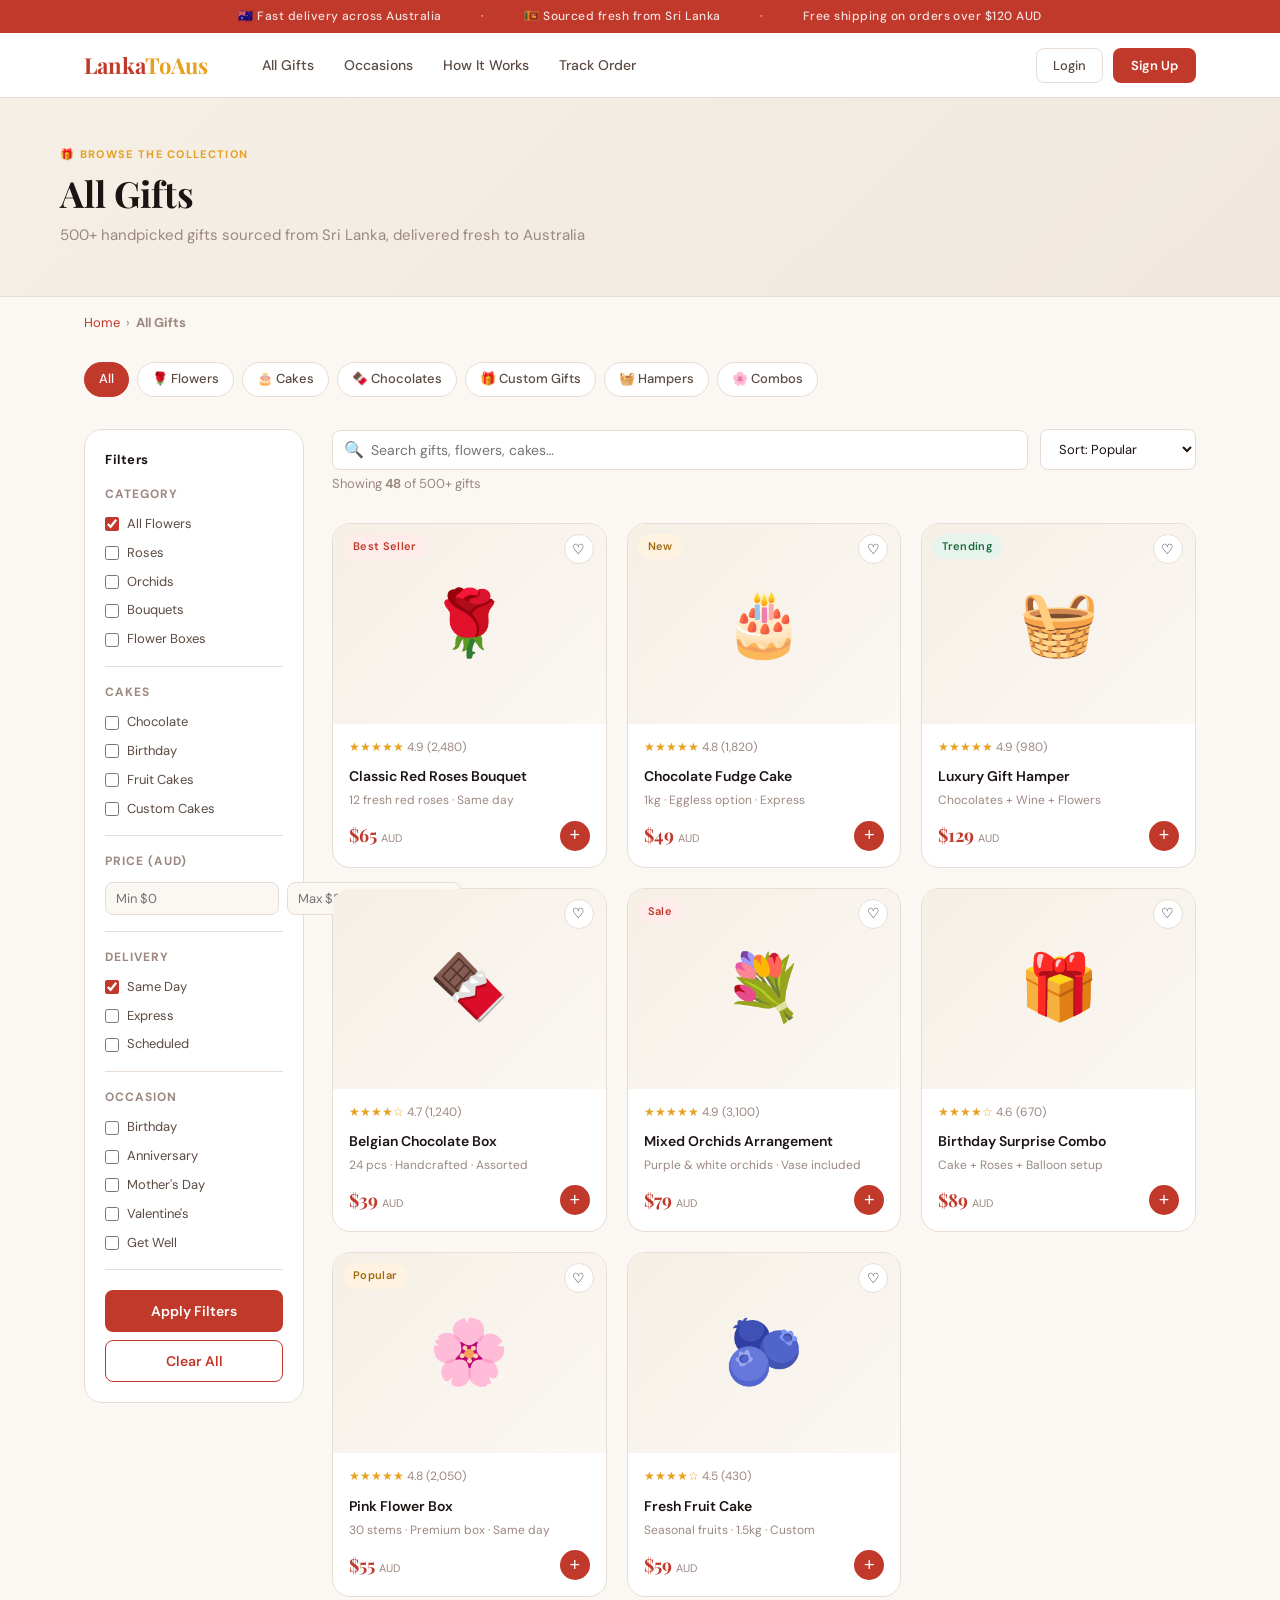
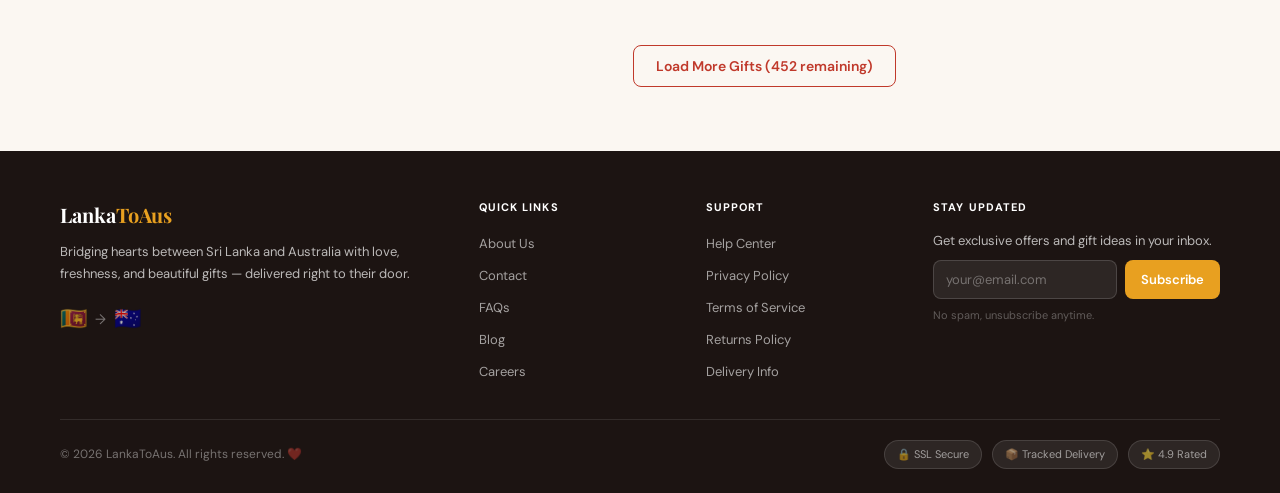
<file: lankatoaus-inner-pages.html>
<!DOCTYPE html>
<html lang="en">
<head>
<meta charset="UTF-8">
<meta name="viewport" content="width=device-width, initial-scale=1.0">
<title>LankaToAus – Inner Pages</title>
<link rel="preconnect" href="https://fonts.googleapis.com">
<link href="https://fonts.googleapis.com/css2?family=Playfair+Display:wght@400;500;700&family=DM+Sans:wght@300;400;500;600&display=swap" rel="stylesheet">
<style>
  *{margin:0;padding:0;box-sizing:border-box}
  :root{
    --red:#C0392B;--red-dk:#962d22;--red-lt:#fdecea;
    --gold:#E8A020;--gold-lt:#fdf3e0;
    --green:#1a6b3c;--green-lt:#e6f4ed;
    --cream:#FBF7F2;--ivory:#F5EFE6;
    --dark:#1C1412;--mid:#5A4A42;--muted:#9C8880;
    --white:#FFFFFF;--border:#E8DDD5;
    --radius:12px;--radius-sm:8px;--radius-lg:18px;
  }
  body{font-family:'DM Sans',sans-serif;background:var(--cream);color:var(--dark);font-size:15px;line-height:1.6}

  /* ─── TOP BAR ─── */
  .topbar{background:var(--red);color:#fff;text-align:center;font-size:12px;letter-spacing:.04em;padding:7px 16px;font-weight:500}
  .topbar span{opacity:.85;margin:0 18px}

  /* ─── NAV ─── */
  nav{background:#fff;border-bottom:1px solid var(--border);position:sticky;top:0;z-index:100}
  .nav-inner{max-width:1160px;margin:0 auto;display:flex;align-items:center;gap:0;padding:0 24px;height:64px}
  .logo{font-family:'Playfair Display',serif;font-size:22px;font-weight:700;color:var(--red);text-decoration:none;margin-right:40px;white-space:nowrap}
  .logo span{color:var(--gold)}
  .nav-links{display:flex;gap:2px;flex:1}
  .nav-links a{padding:8px 14px;border-radius:var(--radius-sm);font-size:14px;font-weight:500;color:var(--mid);text-decoration:none;transition:.15s;white-space:nowrap}
  .nav-links a:hover,.nav-links a.active{background:var(--red-lt);color:var(--red)}
  .nav-right{display:flex;align-items:center;gap:10px;margin-left:auto}
  .btn-ghost{background:none;border:1.5px solid var(--border);color:var(--mid);padding:8px 16px;border-radius:var(--radius-sm);font-size:13px;font-weight:500;cursor:pointer;font-family:inherit;transition:.15s}
  .btn-ghost:hover{border-color:var(--red);color:var(--red)}
  .btn-primary{background:var(--red);border:none;color:#fff;padding:9px 18px;border-radius:var(--radius-sm);font-size:13px;font-weight:600;cursor:pointer;font-family:inherit;transition:.15s}
  .btn-primary:hover{background:var(--red-dk)}

  /* ─── PAGE CONTAINER ─── */
  .page{display:none;animation:fadeIn .25s ease}
  .page.active{display:block}
  @keyframes fadeIn{from{opacity:0;transform:translateY(8px)}to{opacity:1;transform:translateY(0)}}
  .container{max-width:1160px;margin:0 auto;padding:0 24px}

  /* ─── BREADCRUMB ─── */
  .breadcrumb{padding:16px 24px;max-width:1160px;margin:0 auto;font-size:13px;color:var(--muted);display:flex;gap:6px;align-items:center}
  .breadcrumb a{color:var(--red);text-decoration:none}
  .breadcrumb a:hover{text-decoration:underline}

  /* ─── SECTION HEADERS ─── */
  .sec-label{font-size:11px;font-weight:700;letter-spacing:.12em;text-transform:uppercase;color:var(--gold);margin-bottom:8px}
  .sec-title{font-family:'Playfair Display',serif;font-size:36px;font-weight:700;color:var(--dark);line-height:1.2}
  .sec-sub{color:var(--muted);font-size:15px;margin-top:8px;line-height:1.7}

  /* ─── BUTTONS ─── */
  .btn-red{display:inline-flex;align-items:center;gap:7px;background:var(--red);color:#fff;border:none;padding:12px 24px;border-radius:var(--radius-sm);font-size:14px;font-weight:600;cursor:pointer;font-family:inherit;transition:.15s;text-decoration:none}
  .btn-red:hover{background:var(--red-dk)}
  .btn-outline{display:inline-flex;align-items:center;gap:7px;background:none;color:var(--red);border:1.5px solid var(--red);padding:11px 22px;border-radius:var(--radius-sm);font-size:14px;font-weight:600;cursor:pointer;font-family:inherit;transition:.15s;text-decoration:none}
  .btn-outline:hover{background:var(--red-lt)}
  .btn-gold{display:inline-flex;align-items:center;gap:7px;background:var(--gold);color:#fff;border:none;padding:12px 24px;border-radius:var(--radius-sm);font-size:14px;font-weight:600;cursor:pointer;font-family:inherit;transition:.15s}
  .btn-gold:hover{background:#c98a18}

  /* ─── TAGS / BADGES ─── */
  .tag{display:inline-block;padding:4px 10px;border-radius:30px;font-size:11px;font-weight:600;letter-spacing:.03em}
  .tag-red{background:var(--red-lt);color:var(--red)}
  .tag-gold{background:var(--gold-lt);color:#a06a10}
  .tag-green{background:var(--green-lt);color:var(--green)}

  /* ─── GIFT CARD ─── */
  .gift-grid{display:grid;grid-template-columns:repeat(auto-fill,minmax(240px,1fr));gap:20px;padding:24px 0}
  .gift-card{background:#fff;border-radius:var(--radius-lg);border:1px solid var(--border);overflow:hidden;cursor:pointer;transition:transform .2s,box-shadow .2s}
  .gift-card:hover{transform:translateY(-3px);box-shadow:0 10px 28px rgba(192,57,43,.1)}
  .gift-card-img{height:200px;display:flex;align-items:center;justify-content:center;font-size:64px;position:relative;background:linear-gradient(135deg,var(--ivory) 0%,var(--cream) 100%)}
  .gift-card-badge{position:absolute;top:10px;left:10px}
  .gift-card-fav{position:absolute;top:10px;right:12px;background:#fff;border:1px solid var(--border);width:30px;height:30px;border-radius:50%;display:flex;align-items:center;justify-content:center;font-size:14px;cursor:pointer;transition:.15s}
  .gift-card-fav:hover{border-color:var(--red);background:var(--red-lt)}
  .gift-card-body{padding:14px 16px 16px}
  .gift-card-name{font-weight:600;font-size:14px;margin-bottom:4px;color:var(--dark)}
  .gift-card-sub{font-size:12px;color:var(--muted);margin-bottom:10px}
  .gift-card-footer{display:flex;align-items:center;justify-content:space-between}
  .gift-card-price{font-family:'Playfair Display',serif;font-size:18px;font-weight:700;color:var(--red)}
  .gift-card-price span{font-size:11px;font-family:'DM Sans',sans-serif;font-weight:400;color:var(--muted)}
  .gift-card-add{background:var(--red);color:#fff;border:none;width:30px;height:30px;border-radius:50%;font-size:18px;cursor:pointer;display:flex;align-items:center;justify-content:center;transition:.15s}
  .gift-card-add:hover{background:var(--red-dk)}
  .gift-rating{font-size:12px;color:var(--muted);margin-bottom:8px}
  .gift-rating span{color:var(--gold)}

  /* ─── SIDEBAR FILTER ─── */
  .gifts-layout{display:grid;grid-template-columns:220px 1fr;gap:28px;padding:20px 0 40px}
  .filter-panel{background:#fff;border-radius:var(--radius-lg);border:1px solid var(--border);padding:20px;align-self:start;position:sticky;top:84px}
  .filter-title{font-weight:700;font-size:13px;margin-bottom:14px;color:var(--dark);letter-spacing:.04em}
  .filter-sep{border:none;border-top:1px solid var(--border);margin:16px 0}
  .filter-group-label{font-size:12px;font-weight:700;color:var(--muted);text-transform:uppercase;letter-spacing:.08em;margin-bottom:10px}
  .filter-check{display:flex;align-items:center;gap:8px;margin-bottom:8px;cursor:pointer;font-size:13px;color:var(--mid)}
  .filter-check input{accent-color:var(--red);width:14px;height:14px}
  .filter-check:hover{color:var(--red)}
  .price-row{display:flex;gap:8px}
  .price-input{flex:1;padding:7px 10px;border:1px solid var(--border);border-radius:var(--radius-sm);font-size:13px;font-family:inherit;background:var(--cream)}
  .price-input:focus{outline:2px solid var(--red);border-color:transparent}

  /* ─── SEARCH / SORT BAR ─── */
  .gifts-topbar{display:flex;align-items:center;gap:12px;margin-bottom:4px}
  .search-wrap{flex:1;position:relative}
  .search-wrap input{width:100%;padding:10px 16px 10px 38px;border:1px solid var(--border);border-radius:var(--radius-sm);font-family:inherit;font-size:14px;background:#fff}
  .search-wrap input:focus{outline:2px solid var(--red);border-color:transparent}
  .search-icon{position:absolute;left:12px;top:50%;transform:translateY(-50%);color:var(--muted);font-size:16px}
  .sort-select{padding:10px 14px;border:1px solid var(--border);border-radius:var(--radius-sm);font-family:inherit;font-size:13px;background:#fff;color:var(--dark);cursor:pointer}
  .sort-select:focus{outline:2px solid var(--red)}
  .result-count{font-size:13px;color:var(--muted);margin-bottom:4px}

  /* ─── PILL FILTERS ─── */
  .pill-bar{display:flex;gap:8px;flex-wrap:wrap;margin:12px 0}
  .pill{padding:6px 14px;border-radius:30px;border:1.5px solid var(--border);font-size:13px;font-weight:500;cursor:pointer;background:#fff;transition:.15s;color:var(--mid)}
  .pill:hover{border-color:var(--red);color:var(--red)}
  .pill.active{background:var(--red);color:#fff;border-color:var(--red)}

  /* ─── OCCASIONS PAGE ─── */
  .occ-hero{background:linear-gradient(135deg,#1C1412 0%,#3a1a10 100%);padding:60px 24px;text-align:center;position:relative;overflow:hidden}
  .occ-hero::before{content:'';position:absolute;inset:0;background:url("data:image/svg+xml,%3Csvg width='60' height='60' viewBox='0 0 60 60' xmlns='http://www.w3.org/2000/svg'%3E%3Cg fill='none' fill-rule='evenodd'%3E%3Cg fill='%23E8A020' fill-opacity='0.05'%3E%3Cpath d='M36 34v-4h-2v4h-4v2h4v4h2v-4h4v-2h-4zm0-30V0h-2v4h-4v2h4v4h2V6h4V4h-4zM6 34v-4H4v4H0v2h4v4h2v-4h4v-2H6zM6 4V0H4v4H0v2h4v4h2V6h4V4H6z'/%3E%3C/g%3E%3C/g%3E%3C/svg%3E")}
  .occ-hero .sec-title{color:#fff;font-size:42px}
  .occ-hero .sec-label{color:var(--gold)}
  .occ-hero .sec-sub{color:rgba(255,255,255,.65);max-width:500px;margin:8px auto 0}
  .occ-grid{display:grid;grid-template-columns:repeat(auto-fill,minmax(200px,1fr));gap:16px;padding:32px 0}
  .occ-card{background:#fff;border-radius:var(--radius-lg);border:1px solid var(--border);padding:28px 20px;text-align:center;cursor:pointer;transition:all .2s;text-decoration:none;display:block}
  .occ-card:hover{transform:translateY(-4px);box-shadow:0 12px 30px rgba(192,57,43,.12);border-color:var(--red)}
  .occ-icon{font-size:36px;margin-bottom:12px;display:block}
  .occ-name{font-weight:700;font-size:15px;color:var(--dark);margin-bottom:4px}
  .occ-count{font-size:12px;color:var(--muted)}
  .occ-date{font-size:11px;font-weight:600;color:var(--gold);margin-top:6px;text-transform:uppercase;letter-spacing:.05em}

  /* ─── HOW IT WORKS ─── */
  .how-hero{background:var(--ivory);border-bottom:1px solid var(--border);padding:56px 24px;text-align:center}
  .steps-section{padding:56px 24px}
  .step-row{display:grid;grid-template-columns:1fr 1fr;gap:48px;align-items:center;margin-bottom:72px}
  .step-row:last-child{margin-bottom:0}
  .step-row.reverse{direction:rtl}
  .step-row.reverse>*{direction:ltr}
  .step-visual{background:#fff;border-radius:var(--radius-lg);border:1px solid var(--border);padding:40px;display:flex;align-items:center;justify-content:center;min-height:280px;position:relative}
  .step-number-big{position:absolute;top:-18px;left:24px;font-family:'Playfair Display',serif;font-size:90px;font-weight:700;color:var(--red-lt);line-height:1;z-index:0;-webkit-text-stroke:2px var(--border)}
  .step-emoji{font-size:72px;position:relative;z-index:1}
  .step-content{padding:16px 0}
  .step-num{font-size:12px;font-weight:700;letter-spacing:.1em;text-transform:uppercase;color:var(--gold);margin-bottom:8px}
  .step-title{font-family:'Playfair Display',serif;font-size:30px;font-weight:700;margin-bottom:14px;color:var(--dark)}
  .step-desc{color:var(--mid);line-height:1.8;margin-bottom:20px;font-size:15px}
  .step-bullets{list-style:none}
  .step-bullets li{display:flex;align-items:flex-start;gap:10px;margin-bottom:10px;font-size:14px;color:var(--mid)}
  .step-bullets li::before{content:'✓';color:var(--green);font-weight:700;margin-top:1px;flex-shrink:0}
  .faq-section{background:var(--ivory);border-top:1px solid var(--border);padding:56px 24px}
  .faq-grid{max-width:700px;margin:32px auto 0;display:flex;flex-direction:column;gap:10px}
  .faq-item{background:#fff;border-radius:var(--radius);border:1px solid var(--border);overflow:hidden}
  .faq-q{padding:16px 20px;font-weight:600;font-size:14px;cursor:pointer;display:flex;justify-content:space-between;align-items:center;color:var(--dark)}
  .faq-q:hover{color:var(--red)}
  .faq-q .arrow{transition:.25s;font-size:18px;color:var(--muted)}
  .faq-item.open .faq-q .arrow{transform:rotate(180deg);color:var(--red)}
  .faq-a{display:none;padding:0 20px 16px;font-size:14px;color:var(--mid);line-height:1.75}
  .faq-item.open .faq-a{display:block}

  /* ─── TRACK ORDER ─── */
  .track-hero{background:linear-gradient(160deg,var(--dark) 0%,#3a1a10 100%);padding:60px 24px 48px;text-align:center}
  .track-hero .sec-title{color:#fff}
  .track-hero .sec-sub{color:rgba(255,255,255,.6);max-width:460px;margin:8px auto 0}
  .track-box{background:#fff;border-radius:var(--radius-lg);border:1px solid var(--border);max-width:580px;margin:-28px auto 0;padding:32px;position:relative;z-index:2;box-shadow:0 16px 48px rgba(0,0,0,.1)}
  .track-input-row{display:flex;gap:10px;margin-top:8px}
  .track-input{flex:1;padding:13px 16px;border:1.5px solid var(--border);border-radius:var(--radius-sm);font-family:inherit;font-size:14px;background:var(--cream)}
  .track-input:focus{outline:2px solid var(--red);border-color:transparent}
  .track-result{max-width:580px;margin:28px auto 48px;display:none}
  .track-result.show{display:block}
  .track-card{background:#fff;border-radius:var(--radius-lg);border:1px solid var(--border);overflow:hidden}
  .track-card-header{background:var(--red);padding:20px 24px;color:#fff;display:flex;align-items:center;justify-content:space-between}
  .track-card-id{font-size:12px;opacity:.8;margin-bottom:4px}
  .track-card-name{font-weight:700;font-size:18px}
  .track-status-badge{background:rgba(255,255,255,.2);padding:6px 14px;border-radius:30px;font-size:12px;font-weight:700}
  .track-card-body{padding:24px}
  .track-timeline{display:flex;flex-direction:column;gap:0}
  .track-step{display:flex;gap:16px;position:relative}
  .track-step:not(:last-child)::after{content:'';position:absolute;left:15px;top:32px;bottom:-4px;width:2px;background:var(--border)}
  .track-step.done::after{background:var(--green)}
  .track-dot{width:32px;height:32px;border-radius:50%;display:flex;align-items:center;justify-content:center;font-size:14px;flex-shrink:0;border:2px solid var(--border);background:#fff;position:relative;z-index:1}
  .track-step.done .track-dot{border-color:var(--green);background:var(--green-lt)}
  .track-step.current .track-dot{border-color:var(--red);background:var(--red-lt);box-shadow:0 0 0 4px var(--red-lt)}
  .track-step-info{padding-bottom:24px}
  .track-step-title{font-weight:700;font-size:14px;color:var(--dark)}
  .track-step.done .track-step-title{color:var(--green)}
  .track-step.current .track-step-title{color:var(--red)}
  .track-step-desc{font-size:12px;color:var(--muted);margin-top:2px}
  .track-step-time{font-size:11px;color:var(--gold);font-weight:600;margin-top:4px}
  .track-map-placeholder{background:var(--ivory);border-radius:var(--radius);border:1px solid var(--border);height:160px;display:flex;align-items:center;justify-content:center;margin-top:16px;flex-direction:column;gap:8px;color:var(--muted)}
  .delivery-eta{background:var(--green-lt);border:1px solid #b2d9c3;border-radius:var(--radius-sm);padding:12px 16px;margin-top:16px;display:flex;align-items:center;gap:12px;font-size:14px}
  .eta-icon{font-size:20px}
  .eta-label{font-size:12px;color:var(--muted)}
  .eta-time{font-weight:700;color:var(--green)}

  /* ─── GIFT DETAIL ─── */
  .detail-layout{display:grid;grid-template-columns:1fr 1fr;gap:40px;padding:24px 0 48px;align-items:start}
  .detail-gallery{background:#fff;border-radius:var(--radius-lg);border:1px solid var(--border);overflow:hidden}
  .detail-main-img{height:360px;display:flex;align-items:center;justify-content:center;font-size:96px;background:linear-gradient(135deg,var(--ivory),var(--cream))}
  .detail-thumbs{display:flex;gap:8px;padding:12px}
  .detail-thumb{width:64px;height:64px;border-radius:var(--radius-sm);border:2px solid var(--border);display:flex;align-items:center;justify-content:center;font-size:28px;cursor:pointer;transition:.15s;background:var(--cream)}
  .detail-thumb:hover,.detail-thumb.active{border-color:var(--red)}
  .detail-info{padding:4px 0}
  .detail-tags{display:flex;gap:8px;margin-bottom:14px;flex-wrap:wrap}
  .detail-name{font-family:'Playfair Display',serif;font-size:30px;font-weight:700;margin-bottom:8px;line-height:1.25}
  .detail-rating{display:flex;align-items:center;gap:8px;margin-bottom:16px;font-size:13px;color:var(--muted)}
  .detail-rating .stars{color:var(--gold);font-size:15px}
  .detail-price-row{display:flex;align-items:baseline;gap:12px;margin-bottom:20px}
  .detail-price{font-family:'Playfair Display',serif;font-size:36px;font-weight:700;color:var(--red)}
  .detail-price-old{font-size:18px;color:var(--muted);text-decoration:line-through}
  .detail-desc{color:var(--mid);line-height:1.85;margin-bottom:20px;font-size:14px}
  .detail-opts{margin-bottom:20px}
  .detail-opt-label{font-size:12px;font-weight:700;text-transform:uppercase;letter-spacing:.06em;color:var(--muted);margin-bottom:8px}
  .detail-opt-row{display:flex;gap:8px;flex-wrap:wrap;margin-bottom:16px}
  .detail-opt{padding:7px 14px;border-radius:var(--radius-sm);border:1.5px solid var(--border);font-size:13px;cursor:pointer;transition:.15s}
  .detail-opt:hover,.detail-opt.active{border-color:var(--red);color:var(--red);background:var(--red-lt)}
  .detail-qty{display:flex;align-items:center;gap:12px;margin-bottom:20px}
  .qty-btn{width:36px;height:36px;border:1.5px solid var(--border);border-radius:var(--radius-sm);background:#fff;font-size:18px;cursor:pointer;display:flex;align-items:center;justify-content:center;transition:.15s}
  .qty-btn:hover{border-color:var(--red);color:var(--red)}
  .qty-val{font-size:17px;font-weight:700;min-width:30px;text-align:center}
  .detail-actions{display:flex;flex-direction:column;gap:10px}
  .detail-meta{margin-top:20px;display:flex;flex-direction:column;gap:8px}
  .detail-meta-row{display:flex;align-items:center;gap:8px;font-size:13px;color:var(--mid)}
  .detail-meta-row span:first-child{font-size:16px}
  .detail-meta-row strong{color:var(--dark)}

  /* ─── HERO BANNER (page) ─── */
  .page-hero{background:linear-gradient(135deg,var(--ivory) 0%,#f0e8df 100%);border-bottom:1px solid var(--border);padding:48px 24px}
  .page-hero-inner{max-width:1160px;margin:0 auto}

  /* ─── FOOTER ─── */
  footer{background:var(--dark);color:rgba(255,255,255,.7);padding:48px 24px 24px;margin-top:0}
  .footer-inner{max-width:1160px;margin:0 auto}
  .footer-grid{display:grid;grid-template-columns:2fr 1fr 1fr 1.5fr;gap:36px;margin-bottom:36px}
  .footer-brand{font-family:'Playfair Display',serif;font-size:20px;font-weight:700;color:#fff;margin-bottom:10px}
  .footer-brand span{color:var(--gold)}
  .footer-tagline{font-size:13px;line-height:1.7;margin-bottom:16px}
  .footer-flags{font-size:22px;display:flex;align-items:center;gap:8px;margin-top:8px}
  .footer-col-title{font-size:11px;font-weight:700;letter-spacing:.1em;text-transform:uppercase;color:#fff;margin-bottom:14px}
  .footer-links{list-style:none;display:flex;flex-direction:column;gap:8px}
  .footer-links a{color:rgba(255,255,255,.6);text-decoration:none;font-size:13px;transition:.15s}
  .footer-links a:hover{color:var(--gold)}
  .footer-sub-input{display:flex;gap:8px;margin-top:8px}
  .footer-sub-input input{flex:1;padding:10px 12px;border-radius:var(--radius-sm);border:1px solid rgba(255,255,255,.15);background:rgba(255,255,255,.08);color:#fff;font-family:inherit;font-size:13px}
  .footer-sub-input input::placeholder{color:rgba(255,255,255,.35)}
  .footer-sub-input button{background:var(--gold);color:#fff;border:none;padding:10px 16px;border-radius:var(--radius-sm);font-family:inherit;font-size:13px;font-weight:600;cursor:pointer}
  .footer-bottom{border-top:1px solid rgba(255,255,255,.1);padding-top:20px;display:flex;align-items:center;justify-content:space-between;font-size:12px;color:rgba(255,255,255,.4)}
  .footer-badges{display:flex;gap:10px}
  .footer-badge{background:rgba(255,255,255,.08);border:1px solid rgba(255,255,255,.12);padding:5px 12px;border-radius:30px;font-size:11px;color:rgba(255,255,255,.55)}

  /* ─── MISC ─── */
  .divider{border:none;border-top:1px solid var(--border);margin:32px 0}
  .text-center{text-align:center}
  .stats-bar{display:flex;gap:0;border-radius:var(--radius-lg);overflow:hidden;border:1px solid var(--border);background:#fff;margin:28px 0}
  .stat-block{flex:1;padding:20px 16px;text-align:center;border-right:1px solid var(--border)}
  .stat-block:last-child{border-right:none}
  .stat-num{font-family:'Playfair Display',serif;font-size:28px;font-weight:700;color:var(--red)}
  .stat-lbl{font-size:12px;color:var(--muted);margin-top:2px}
  .empty-state{text-align:center;padding:60px 20px;color:var(--muted)}
  .empty-state .icon{font-size:48px;margin-bottom:16px}
  .notice-bar{background:var(--gold-lt);border:1px solid #f0d090;border-radius:var(--radius-sm);padding:12px 16px;font-size:13px;color:#7a5210;margin-bottom:20px;display:flex;align-items:center;gap:10px}
</style>
</head>
<body>

<!-- TOP BAR -->
<div class="topbar">
  <span>🇦🇺 Fast delivery across Australia</span>
  <span>·</span>
  <span>🇱🇰 Sourced fresh from Sri Lanka</span>
  <span>·</span>
  <span>Free shipping on orders over $120 AUD</span>
</div>

<!-- NAV -->
<nav>
  <div class="nav-inner">
    <a class="logo" href="#" onclick="showPage('gifts')">Lanka<span>ToAus</span></a>
    <div class="nav-links">
      <a href="#" onclick="showPage('gifts')" id="nav-gifts">All Gifts</a>
      <a href="#" onclick="showPage('occasions')" id="nav-occasions">Occasions</a>
      <a href="#" onclick="showPage('howit')" id="nav-howit">How It Works</a>
      <a href="#" onclick="showPage('track')" id="nav-track">Track Order</a>
    </div>
    <div class="nav-right">
      <button class="btn-ghost">Login</button>
      <button class="btn-primary">Sign Up</button>
    </div>
  </div>
</nav>

<!-- ══════════════════════════════════════════════ -->
<!--  PAGE: ALL GIFTS                              -->
<!-- ══════════════════════════════════════════════ -->
<div class="page active" id="page-gifts">
  <div class="page-hero">
    <div class="page-hero-inner">
      <div class="sec-label">🎁 Browse the Collection</div>
      <h1 class="sec-title">All Gifts</h1>
      <p class="sec-sub">500+ handpicked gifts sourced from Sri Lanka, delivered fresh to Australia</p>
    </div>
  </div>

  <div class="container">
    <div class="breadcrumb" style="padding-left:0">
      <a href="#">Home</a> <span>›</span> <strong>All Gifts</strong>
    </div>

    <div class="pill-bar">
      <div class="pill active">All</div>
      <div class="pill">🌹 Flowers</div>
      <div class="pill">🎂 Cakes</div>
      <div class="pill">🍫 Chocolates</div>
      <div class="pill">🎁 Custom Gifts</div>
      <div class="pill">🧺 Hampers</div>
      <div class="pill">🌸 Combos</div>
    </div>

    <div class="gifts-layout">
      <!-- Sidebar -->
      <div class="filter-panel">
        <div class="filter-title">Filters</div>

        <div class="filter-group-label">Category</div>
        <label class="filter-check"><input type="checkbox" checked> All Flowers</label>
        <label class="filter-check"><input type="checkbox"> Roses</label>
        <label class="filter-check"><input type="checkbox"> Orchids</label>
        <label class="filter-check"><input type="checkbox"> Bouquets</label>
        <label class="filter-check"><input type="checkbox"> Flower Boxes</label>

        <hr class="filter-sep">
        <div class="filter-group-label">Cakes</div>
        <label class="filter-check"><input type="checkbox"> Chocolate</label>
        <label class="filter-check"><input type="checkbox"> Birthday</label>
        <label class="filter-check"><input type="checkbox"> Fruit Cakes</label>
        <label class="filter-check"><input type="checkbox"> Custom Cakes</label>

        <hr class="filter-sep">
        <div class="filter-group-label">Price (AUD)</div>
        <div class="price-row">
          <input class="price-input" type="number" placeholder="Min $0">
          <input class="price-input" type="number" placeholder="Max $250">
        </div>

        <hr class="filter-sep">
        <div class="filter-group-label">Delivery</div>
        <label class="filter-check"><input type="checkbox" checked> Same Day</label>
        <label class="filter-check"><input type="checkbox"> Express</label>
        <label class="filter-check"><input type="checkbox"> Scheduled</label>

        <hr class="filter-sep">
        <div class="filter-group-label">Occasion</div>
        <label class="filter-check"><input type="checkbox"> Birthday</label>
        <label class="filter-check"><input type="checkbox"> Anniversary</label>
        <label class="filter-check"><input type="checkbox"> Mother's Day</label>
        <label class="filter-check"><input type="checkbox"> Valentine's</label>
        <label class="filter-check"><input type="checkbox"> Get Well</label>

        <hr class="filter-sep">
        <button class="btn-red" style="width:100%;justify-content:center;margin-top:4px">Apply Filters</button>
        <button class="btn-outline" style="width:100%;justify-content:center;margin-top:8px">Clear All</button>
      </div>

      <!-- Products -->
      <div>
        <div class="gifts-topbar">
          <div class="search-wrap">
            <span class="search-icon">🔍</span>
            <input type="text" placeholder="Search gifts, flowers, cakes…">
          </div>
          <select class="sort-select">
            <option>Sort: Popular</option>
            <option>Price: Low to High</option>
            <option>Price: High to Low</option>
            <option>Newest First</option>
            <option>Best Rated</option>
          </select>
        </div>
        <p class="result-count">Showing <strong>48</strong> of 500+ gifts</p>

        <div class="gift-grid">
          <!-- Card 1 -->
          <div class="gift-card" onclick="showPage('detail')">
            <div class="gift-card-img">🌹<span class="gift-card-badge tag tag-red">Best Seller</span><span class="gift-card-fav">♡</span></div>
            <div class="gift-card-body">
              <div class="gift-rating"><span>★★★★★</span> 4.9 (2,480)</div>
              <div class="gift-card-name">Classic Red Roses Bouquet</div>
              <div class="gift-card-sub">12 fresh red roses · Same day</div>
              <div class="gift-card-footer">
                <div class="gift-card-price">$65 <span>AUD</span></div>
                <button class="gift-card-add">+</button>
              </div>
            </div>
          </div>
          <!-- Card 2 -->
          <div class="gift-card" onclick="showPage('detail')">
            <div class="gift-card-img">🎂<span class="gift-card-badge tag tag-gold">New</span><span class="gift-card-fav">♡</span></div>
            <div class="gift-card-body">
              <div class="gift-rating"><span>★★★★★</span> 4.8 (1,820)</div>
              <div class="gift-card-name">Chocolate Fudge Cake</div>
              <div class="gift-card-sub">1kg · Eggless option · Express</div>
              <div class="gift-card-footer">
                <div class="gift-card-price">$49 <span>AUD</span></div>
                <button class="gift-card-add">+</button>
              </div>
            </div>
          </div>
          <!-- Card 3 -->
          <div class="gift-card" onclick="showPage('detail')">
            <div class="gift-card-img">🧺<span class="gift-card-badge tag tag-green">Trending</span><span class="gift-card-fav">♡</span></div>
            <div class="gift-card-body">
              <div class="gift-rating"><span>★★★★★</span> 4.9 (980)</div>
              <div class="gift-card-name">Luxury Gift Hamper</div>
              <div class="gift-card-sub">Chocolates + Wine + Flowers</div>
              <div class="gift-card-footer">
                <div class="gift-card-price">$129 <span>AUD</span></div>
                <button class="gift-card-add">+</button>
              </div>
            </div>
          </div>
          <!-- Card 4 -->
          <div class="gift-card" onclick="showPage('detail')">
            <div class="gift-card-img">🍫<span class="gift-card-fav">♡</span></div>
            <div class="gift-card-body">
              <div class="gift-rating"><span>★★★★☆</span> 4.7 (1,240)</div>
              <div class="gift-card-name">Belgian Chocolate Box</div>
              <div class="gift-card-sub">24 pcs · Handcrafted · Assorted</div>
              <div class="gift-card-footer">
                <div class="gift-card-price">$39 <span>AUD</span></div>
                <button class="gift-card-add">+</button>
              </div>
            </div>
          </div>
          <!-- Card 5 -->
          <div class="gift-card" onclick="showPage('detail')">
            <div class="gift-card-img">💐<span class="gift-card-badge tag tag-red">Sale</span><span class="gift-card-fav">♡</span></div>
            <div class="gift-card-body">
              <div class="gift-rating"><span>★★★★★</span> 4.9 (3,100)</div>
              <div class="gift-card-name">Mixed Orchids Arrangement</div>
              <div class="gift-card-sub">Purple & white orchids · Vase included</div>
              <div class="gift-card-footer">
                <div class="gift-card-price">$79 <span>AUD</span></div>
                <button class="gift-card-add">+</button>
              </div>
            </div>
          </div>
          <!-- Card 6 -->
          <div class="gift-card" onclick="showPage('detail')">
            <div class="gift-card-img">🎁<span class="gift-card-fav">♡</span></div>
            <div class="gift-card-body">
              <div class="gift-rating"><span>★★★★☆</span> 4.6 (670)</div>
              <div class="gift-card-name">Birthday Surprise Combo</div>
              <div class="gift-card-sub">Cake + Roses + Balloon setup</div>
              <div class="gift-card-footer">
                <div class="gift-card-price">$89 <span>AUD</span></div>
                <button class="gift-card-add">+</button>
              </div>
            </div>
          </div>
          <!-- Card 7 -->
          <div class="gift-card" onclick="showPage('detail')">
            <div class="gift-card-img">🌸<span class="gift-card-badge tag tag-gold">Popular</span><span class="gift-card-fav">♡</span></div>
            <div class="gift-card-body">
              <div class="gift-rating"><span>★★★★★</span> 4.8 (2,050)</div>
              <div class="gift-card-name">Pink Flower Box</div>
              <div class="gift-card-sub">30 stems · Premium box · Same day</div>
              <div class="gift-card-footer">
                <div class="gift-card-price">$55 <span>AUD</span></div>
                <button class="gift-card-add">+</button>
              </div>
            </div>
          </div>
          <!-- Card 8 -->
          <div class="gift-card" onclick="showPage('detail')">
            <div class="gift-card-img">🫐<span class="gift-card-fav">♡</span></div>
            <div class="gift-card-body">
              <div class="gift-rating"><span>★★★★☆</span> 4.5 (430)</div>
              <div class="gift-card-name">Fresh Fruit Cake</div>
              <div class="gift-card-sub">Seasonal fruits · 1.5kg · Custom</div>
              <div class="gift-card-footer">
                <div class="gift-card-price">$59 <span>AUD</span></div>
                <button class="gift-card-add">+</button>
              </div>
            </div>
          </div>
        </div>

        <div style="text-align:center;padding:24px 0">
          <button class="btn-outline">Load More Gifts (452 remaining)</button>
        </div>
      </div>
    </div>
  </div>

  <footer>
    <div class="footer-inner">
      <div class="footer-grid">
        <div>
          <div class="footer-brand">Lanka<span>ToAus</span></div>
          <p class="footer-tagline">Bridging hearts between Sri Lanka and Australia with love, freshness, and beautiful gifts — delivered right to their door.</p>
          <div class="footer-flags">🇱🇰 <span style="font-size:14px;color:rgba(255,255,255,.4)">→</span> 🇦🇺</div>
        </div>
        <div>
          <div class="footer-col-title">Quick Links</div>
          <ul class="footer-links">
            <li><a href="#">About Us</a></li>
            <li><a href="#">Contact</a></li>
            <li><a href="#">FAQs</a></li>
            <li><a href="#">Blog</a></li>
            <li><a href="#">Careers</a></li>
          </ul>
        </div>
        <div>
          <div class="footer-col-title">Support</div>
          <ul class="footer-links">
            <li><a href="#">Help Center</a></li>
            <li><a href="#">Privacy Policy</a></li>
            <li><a href="#">Terms of Service</a></li>
            <li><a href="#">Returns Policy</a></li>
            <li><a href="#">Delivery Info</a></li>
          </ul>
        </div>
        <div>
          <div class="footer-col-title">Stay Updated</div>
          <p style="font-size:13px;margin-bottom:8px">Get exclusive offers and gift ideas in your inbox.</p>
          <div class="footer-sub-input">
            <input type="email" placeholder="your@email.com">
            <button>Subscribe</button>
          </div>
          <p style="font-size:11px;color:rgba(255,255,255,.3);margin-top:8px">No spam, unsubscribe anytime.</p>
        </div>
      </div>
      <div class="footer-bottom">
        <span>© 2026 LankaToAus. All rights reserved. ❤️</span>
        <div class="footer-badges">
          <span class="footer-badge">🔒 SSL Secure</span>
          <span class="footer-badge">📦 Tracked Delivery</span>
          <span class="footer-badge">⭐ 4.9 Rated</span>
        </div>
      </div>
    </div>
  </footer>
</div>

<!-- ══════════════════════════════════════════════ -->
<!--  PAGE: GIFT DETAIL                            -->
<!-- ══════════════════════════════════════════════ -->
<div class="page" id="page-detail">
  <div class="container">
    <div class="breadcrumb" style="padding-left:0">
      <a href="#" onclick="showPage('gifts')">All Gifts</a> <span>›</span> <a href="#" onclick="showPage('gifts')">Flowers</a> <span>›</span> <strong>Classic Red Roses Bouquet</strong>
    </div>

    <div class="detail-layout">
      <!-- Gallery -->
      <div>
        <div class="detail-gallery">
          <div class="detail-main-img">🌹</div>
          <div class="detail-thumbs">
            <div class="detail-thumb active">🌹</div>
            <div class="detail-thumb">💐</div>
            <div class="detail-thumb">🎀</div>
            <div class="detail-thumb">📦</div>
          </div>
        </div>

        <div class="notice-bar" style="margin-top:16px">
          🚚 <span><strong>Same Day Delivery Available</strong> — Order before 2:00 PM today</span>
        </div>
      </div>

      <!-- Info -->
      <div class="detail-info">
        <div class="detail-tags">
          <span class="tag tag-red">Best Seller</span>
          <span class="tag tag-green">Same Day Delivery</span>
          <span class="tag tag-gold">Fresh Guaranteed</span>
        </div>
        <h1 class="detail-name">Classic Red Roses Bouquet</h1>
        <div class="detail-rating">
          <span class="stars">★★★★★</span>
          <strong>4.9</strong>
          <span>· 2,480 reviews · 2,500+ sold</span>
        </div>
        <div class="detail-price-row">
          <span class="detail-price">$65 AUD</span>
          <span class="detail-price-old">$79 AUD</span>
          <span class="tag tag-red">18% off</span>
        </div>
        <p class="detail-desc">A classic expression of love — 12 hand-selected red roses, freshly sourced from Sri Lanka's finest growers and delivered to your loved one in Australia. Each stem is carefully prepared, wrapped in luxury paper, and tied with a signature satin ribbon.</p>

        <div class="detail-opts">
          <div class="detail-opt-label">Bouquet Size</div>
          <div class="detail-opt-row">
            <div class="detail-opt">6 Roses – $42</div>
            <div class="detail-opt active">12 Roses – $65</div>
            <div class="detail-opt">24 Roses – $115</div>
            <div class="detail-opt">36 Roses – $169</div>
          </div>

          <div class="detail-opt-label">Delivery Type</div>
          <div class="detail-opt-row">
            <div class="detail-opt active">Same Day ⚡</div>
            <div class="detail-opt">Express (2–4 hrs)</div>
            <div class="detail-opt">Scheduled Date</div>
          </div>

          <div class="detail-opt-label">Add-ons</div>
          <div class="detail-opt-row">
            <div class="detail-opt">+ Greeting Card $5</div>
            <div class="detail-opt active">+ Chocolates $15</div>
            <div class="detail-opt">+ Balloon $8</div>
            <div class="detail-opt">+ Plush Bear $18</div>
          </div>
        </div>

        <div style="margin-bottom:16px">
          <div class="detail-opt-label">Quantity</div>
          <div class="detail-qty">
            <button class="qty-btn">−</button>
            <span class="qty-val">1</span>
            <button class="qty-btn">+</button>
          </div>
        </div>

        <div class="detail-actions">
          <button class="btn-red" style="justify-content:center;padding:15px">🛒 Add to Cart — $65 AUD</button>
          <button class="btn-gold" style="justify-content:center;padding:14px">⚡ Buy Now with Surprise Delivery</button>
          <button class="btn-outline" style="justify-content:center">♡ Save to Wishlist</button>
        </div>

        <div class="detail-meta">
          <div class="detail-meta-row"><span>📍</span><span>Delivering to <strong>Sydney, Melbourne, Brisbane, Perth</strong> + 11 more cities</span></div>
          <div class="detail-meta-row"><span>🕐</span><span>Order before <strong>2:00 PM</strong> for same-day delivery today</span></div>
          <div class="detail-meta-row"><span>🌿</span><span>Always <strong>fresh & hand-arranged</strong> at dispatch</span></div>
          <div class="detail-meta-row"><span>↩️</span><span><strong>Full refund</strong> if flowers not fresh on arrival</span></div>
        </div>
      </div>
    </div>

    <!-- Reviews -->
    <div style="padding-bottom:48px">
      <h2 style="font-family:'Playfair Display',serif;font-size:26px;margin-bottom:20px">Customer Reviews</h2>
      <div class="stats-bar" style="max-width:500px">
        <div class="stat-block"><div class="stat-num">4.9</div><div class="stat-lbl">Avg. Rating</div></div>
        <div class="stat-block"><div class="stat-num">2,480</div><div class="stat-lbl">Total Reviews</div></div>
        <div class="stat-block"><div class="stat-num">98%</div><div class="stat-lbl">Recommend</div></div>
      </div>
      <div class="gift-grid" style="grid-template-columns:repeat(auto-fill,minmax(300px,1fr))">
        <div style="background:#fff;border-radius:var(--radius-lg);border:1px solid var(--border);padding:20px">
          <div style="display:flex;align-items:center;gap:10px;margin-bottom:10px">
            <div style="width:38px;height:38px;background:var(--red-lt);border-radius:50%;display:flex;align-items:center;justify-content:center;font-weight:700;font-size:14px;color:var(--red)">SW</div>
            <div><div style="font-weight:600;font-size:14px">Sarah Wijesinghe</div><div style="font-size:12px;color:var(--muted)">Colombo → Sydney · 2 days ago</div></div>
          </div>
          <div style="color:var(--gold);margin-bottom:8px;font-size:14px">★★★★★</div>
          <p style="font-size:13px;color:var(--mid);line-height:1.75">My sister absolutely loved the roses! They arrived so fresh and beautifully wrapped. The surprise delivery made it extra special. 10/10!</p>
        </div>
        <div style="background:#fff;border-radius:var(--radius-lg);border:1px solid var(--border);padding:20px">
          <div style="display:flex;align-items:center;gap:10px;margin-bottom:10px">
            <div style="width:38px;height:38px;background:var(--gold-lt);border-radius:50%;display:flex;align-items:center;justify-content:center;font-weight:700;font-size:14px;color:#a06a10">MP</div>
            <div><div style="font-weight:600;font-size:14px">Michael Perera</div><div style="font-size:12px;color:var(--muted)">Kandy → Melbourne · 1 week ago</div></div>
          </div>
          <div style="color:var(--gold);margin-bottom:8px;font-size:14px">★★★★★</div>
          <p style="font-size:13px;color:var(--mid);line-height:1.75">Tracked the delivery in real-time — arrived exactly on time. The roses were stunning, exactly as pictured. Brilliant service!</p>
        </div>
        <div style="background:#fff;border-radius:var(--radius-lg);border:1px solid var(--border);padding:20px">
          <div style="display:flex;align-items:center;gap:10px;margin-bottom:10px">
            <div style="width:38px;height:38px;background:var(--green-lt);border-radius:50%;display:flex;align-items:center;justify-content:center;font-weight:700;font-size:14px;color:var(--green)">PK</div>
            <div><div style="font-weight:600;font-size:14px">Priya Krishnan</div><div style="font-size:12px;color:var(--muted)">Jaffna → Sydney · 2 weeks ago</div></div>
          </div>
          <div style="color:var(--gold);margin-bottom:8px;font-size:14px">★★★★★</div>
          <p style="font-size:13px;color:var(--mid);line-height:1.75">Made our anniversary special across 10,000km. The add-on chocolates were a perfect touch. Will definitely order again!</p>
        </div>
      </div>
    </div>
  </div>

  <footer>
    <div class="footer-inner">
      <div class="footer-grid">
        <div>
          <div class="footer-brand">Lanka<span>ToAus</span></div>
          <p class="footer-tagline">Bridging hearts between Sri Lanka and Australia with love and gifts.</p>
          <div class="footer-flags">🇱🇰 <span style="font-size:14px;color:rgba(255,255,255,.4)">→</span> 🇦🇺</div>
        </div>
        <div><div class="footer-col-title">Quick Links</div><ul class="footer-links"><li><a href="#">About Us</a></li><li><a href="#">Contact</a></li><li><a href="#">FAQs</a></li></ul></div>
        <div><div class="footer-col-title">Support</div><ul class="footer-links"><li><a href="#">Help Center</a></li><li><a href="#">Returns Policy</a></li><li><a href="#">Privacy Policy</a></li></ul></div>
        <div><div class="footer-col-title">Stay Updated</div><div class="footer-sub-input"><input type="email" placeholder="your@email.com"><button>Go</button></div></div>
      </div>
      <div class="footer-bottom"><span>© 2026 LankaToAus. All rights reserved. ❤️</span><div class="footer-badges"><span class="footer-badge">🔒 SSL Secure</span><span class="footer-badge">⭐ 4.9 Rated</span></div></div>
    </div>
  </footer>
</div>

<!-- ══════════════════════════════════════════════ -->
<!--  PAGE: OCCASIONS                              -->
<!-- ══════════════════════════════════════════════ -->
<div class="page" id="page-occasions">
  <div class="occ-hero">
    <div class="sec-label">🎉 Every Celebration</div>
    <h1 class="sec-title">Shop by Occasion</h1>
    <p class="sec-sub">Find the perfect gift for every milestone — from everyday moments to life's biggest celebrations</p>
  </div>

  <div class="container">
    <div class="stats-bar" style="margin-top:32px">
      <div class="stat-block"><div class="stat-num">15K+</div><div class="stat-lbl">Occasions Celebrated</div></div>
      <div class="stat-block"><div class="stat-num">500+</div><div class="stat-lbl">Gift Options</div></div>
      <div class="stat-block"><div class="stat-num">4.9</div><div class="stat-lbl">Average Rating</div></div>
      <div class="stat-block"><div class="stat-num">15</div><div class="stat-lbl">Cities in Australia</div></div>
    </div>

    <div style="margin-top:32px">
      <div class="sec-label">🔥 Coming Up This Month</div>
      <h2 style="font-family:'Playfair Display',serif;font-size:26px;margin-bottom:6px">Upcoming Occasions</h2>
      <p class="sec-sub" style="margin-bottom:24px">Don't miss these special dates — plan ahead and ensure timely delivery</p>
      <div class="pill-bar">
        <div class="pill active">All Occasions</div>
        <div class="pill">Seasonal</div>
        <div class="pill">Religious</div>
        <div class="pill">Personal</div>
        <div class="pill">Cultural</div>
      </div>
    </div>

    <div class="occ-grid">
      <a class="occ-card" href="#" onclick="showPage('gifts')">
        <span class="occ-icon">🎂</span>
        <div class="occ-name">Birthday</div>
        <div class="occ-count">200+ gifts · Most popular</div>
        <div class="occ-date">Every day</div>
      </a>
      <a class="occ-card" href="#" onclick="showPage('gifts')">
        <span class="occ-icon">💑</span>
        <div class="occ-name">Anniversary</div>
        <div class="occ-count">85+ gifts · 5K+ celebrated</div>
        <div class="occ-date">Year round</div>
      </a>
      <a class="occ-card" href="#" onclick="showPage('gifts')">
        <span class="occ-icon">❤️</span>
        <div class="occ-name">Valentine's Day</div>
        <div class="occ-count">65+ gifts · 3K+ deliveries</div>
        <div class="occ-date">February 14</div>
      </a>
      <a class="occ-card" href="#" onclick="showPage('gifts')">
        <span class="occ-icon">🌹</span>
        <div class="occ-name">Mother's Day</div>
        <div class="occ-count">90+ gifts · Top occasion</div>
        <div class="occ-date">May 12, 2026</div>
      </a>
      <a class="occ-card" href="#" onclick="showPage('gifts')">
        <span class="occ-icon">👔</span>
        <div class="occ-name">Father's Day</div>
        <div class="occ-count">55+ gifts</div>
        <div class="occ-date">September 1</div>
      </a>
      <a class="occ-card" href="#" onclick="showPage('gifts')">
        <span class="occ-icon">💒</span>
        <div class="occ-name">Wedding</div>
        <div class="occ-count">70+ gifts · Custom options</div>
        <div class="occ-date">All year</div>
      </a>
      <a class="occ-card" href="#" onclick="showPage('gifts')">
        <span class="occ-icon">👶</span>
        <div class="occ-name">New Baby</div>
        <div class="occ-count">40+ gifts · Welcome bundles</div>
        <div class="occ-date">Any time</div>
      </a>
      <a class="occ-card" href="#" onclick="showPage('gifts')">
        <span class="occ-icon">🤒</span>
        <div class="occ-name">Get Well Soon</div>
        <div class="occ-count">35+ gifts · Care packages</div>
        <div class="occ-date">Anytime</div>
      </a>
      <a class="occ-card" href="#" onclick="showPage('gifts')">
        <span class="occ-icon">🎓</span>
        <div class="occ-name">Graduation</div>
        <div class="occ-count">30+ gifts</div>
        <div class="occ-date">June – August</div>
      </a>
      <a class="occ-card" href="#" onclick="showPage('gifts')">
        <span class="occ-icon">🏠</span>
        <div class="occ-name">Housewarming</div>
        <div class="occ-count">25+ gift hampers</div>
        <div class="occ-date">All year</div>
      </a>
      <a class="occ-card" href="#" onclick="showPage('gifts')" style="border:2px dashed var(--gold);background:var(--gold-lt)">
        <span class="occ-icon">☪️</span>
        <div class="occ-name">Ramadan</div>
        <div class="occ-count">Special collections</div>
        <div class="occ-date" style="color:var(--red)">Shop Now ›</div>
      </a>
      <a class="occ-card" href="#" onclick="showPage('gifts')" style="border:2px dashed var(--gold);background:var(--gold-lt)">
        <span class="occ-icon">🎊</span>
        <div class="occ-name">Sinhala & Tamil New Year</div>
        <div class="occ-count">Traditional packages</div>
        <div class="occ-date" style="color:var(--red)">April 2026</div>
      </a>
      <a class="occ-card" href="#" onclick="showPage('gifts')">
        <span class="occ-icon">🎁</span>
        <div class="occ-name">Just Because</div>
        <div class="occ-count">150+ spontaneous gifts</div>
        <div class="occ-date">No reason needed</div>
      </a>
      <a class="occ-card" href="#" onclick="showPage('gifts')">
        <span class="occ-icon">🙏</span>
        <div class="occ-name">Thank You</div>
        <div class="occ-count">45+ appreciation gifts</div>
        <div class="occ-date">Any day</div>
      </a>
    </div>

    <div style="text-align:center;padding:32px 0 48px">
      <p style="color:var(--muted);font-size:14px;margin-bottom:16px">Can't find your occasion? We handle custom orders too!</p>
      <button class="btn-red">📞 Contact Us for Custom Orders</button>
    </div>
  </div>

  <footer>
    <div class="footer-inner">
      <div class="footer-grid">
        <div><div class="footer-brand">Lanka<span>ToAus</span></div><p class="footer-tagline">Bridging hearts between Sri Lanka and Australia.</p><div class="footer-flags">🇱🇰 <span style="font-size:14px;color:rgba(255,255,255,.4)">→</span> 🇦🇺</div></div>
        <div><div class="footer-col-title">Quick Links</div><ul class="footer-links"><li><a href="#">About Us</a></li><li><a href="#">FAQs</a></li><li><a href="#">Blog</a></li></ul></div>
        <div><div class="footer-col-title">Support</div><ul class="footer-links"><li><a href="#">Help Center</a></li><li><a href="#">Returns</a></li><li><a href="#">Privacy</a></li></ul></div>
        <div><div class="footer-col-title">Newsletter</div><div class="footer-sub-input"><input type="email" placeholder="your@email.com"><button>Go</button></div></div>
      </div>
      <div class="footer-bottom"><span>© 2026 LankaToAus. All rights reserved. ❤️</span><div class="footer-badges"><span class="footer-badge">🔒 Secure</span><span class="footer-badge">⭐ 4.9</span></div></div>
    </div>
  </footer>
</div>

<!-- ══════════════════════════════════════════════ -->
<!--  PAGE: HOW IT WORKS                           -->
<!-- ══════════════════════════════════════════════ -->
<div class="page" id="page-howit">
  <div class="how-hero">
    <div class="container" style="max-width:620px">
      <div class="sec-label">✨ Simple Process</div>
      <h1 class="sec-title" style="font-size:42px">How It Works</h1>
      <p class="sec-sub" style="font-size:16px">Sending love across the ocean has never been this easy. Three steps, and they'll be smiling.</p>
    </div>
  </div>

  <div class="steps-section">
    <div class="container">
      <div class="step-row">
        <div class="step-visual">
          <div class="step-number-big">01</div>
          <div class="step-emoji">🛍️</div>
        </div>
        <div class="step-content">
          <div class="step-num">Step 01</div>
          <h2 class="step-title">Choose Your Gift</h2>
          <p class="step-desc">Browse our curated collection of 500+ gifts — from vibrant Sri Lankan flowers to decadent chocolates and personalised keepsakes. Filter by occasion, budget, or category to find the perfect match.</p>
          <ul class="step-bullets">
            <li>500+ gifts across all categories</li>
            <li>Filter by occasion, price, and delivery speed</li>
            <li>Read real verified reviews from customers</li>
            <li>Add personalised cards and messages</li>
          </ul>
          <div style="display:flex;gap:10px;margin-top:20px">
            <button class="btn-red" onclick="showPage('gifts')">Browse Gifts →</button>
          </div>
        </div>
      </div>

      <div class="step-row reverse">
        <div class="step-visual">
          <div class="step-number-big">02</div>
          <div class="step-emoji">📍</div>
        </div>
        <div class="step-content">
          <div class="step-num">Step 02</div>
          <h2 class="step-title">Choose Delivery Details</h2>
          <p class="step-desc">Enter the recipient's address anywhere in Australia. Choose a delivery date and time that works for them — or opt for our famous surprise delivery where we keep the sender a secret!</p>
          <ul class="step-bullets">
            <li>15+ cities across Australia covered</li>
            <li>Same-day delivery available in major cities</li>
            <li>Schedule delivery up to 30 days in advance</li>
            <li>Surprise delivery — sender stays anonymous</li>
          </ul>
        </div>
      </div>

      <div class="step-row">
        <div class="step-visual">
          <div class="step-number-big">03</div>
          <div class="step-emoji">🎉</div>
        </div>
        <div class="step-content">
          <div class="step-num">Step 03</div>
          <h2 class="step-title">They Receive & You Track</h2>
          <p class="step-desc">Your gift is hand-prepared and dispatched fresh. Track delivery in real-time — you'll get notifications at every stage. When the doorbell rings, watch their face light up!</p>
          <ul class="step-bullets">
            <li>Live GPS tracking with ETA updates</li>
            <li>Delivery photo confirmation</li>
            <li>SMS & email notifications at every step</li>
            <li>Fresh guarantee — full refund if unsatisfied</li>
          </ul>
          <div style="display:flex;gap:10px;margin-top:20px">
            <button class="btn-red" onclick="showPage('track')">Track an Order →</button>
            <button class="btn-outline" onclick="showPage('gifts')">Start Sending</button>
          </div>
        </div>
      </div>

      <div style="text-align:center;padding:16px 0 8px">
        <div class="stats-bar">
          <div class="stat-block"><div class="stat-num">10K+</div><div class="stat-lbl">Happy Deliveries</div></div>
          <div class="stat-block"><div class="stat-num">4.9</div><div class="stat-lbl">Average Rating</div></div>
          <div class="stat-block"><div class="stat-num">2–4h</div><div class="stat-lbl">Avg. Delivery</div></div>
          <div class="stat-block"><div class="stat-num">98%</div><div class="stat-lbl">On-time Rate</div></div>
        </div>
      </div>
    </div>
  </div>

  <div class="faq-section">
    <div class="container">
      <div style="text-align:center;max-width:520px;margin:0 auto 8px">
        <div class="sec-label">💬 Got Questions?</div>
        <h2 class="sec-title" style="font-size:32px">Frequently Asked</h2>
        <p class="sec-sub">Everything you need to know about sending gifts across borders.</p>
      </div>
      <div class="faq-grid">
        <div class="faq-item open">
          <div class="faq-q" onclick="toggleFaq(this)">How long does delivery take? <span class="arrow">⌄</span></div>
          <div class="faq-a">Same-day delivery is available in Sydney, Melbourne, Brisbane, and Perth for orders placed before 2:00 PM. For other cities, express delivery typically takes 2–6 hours. Scheduled deliveries can be booked up to 30 days in advance.</div>
        </div>
        <div class="faq-item">
          <div class="faq-q" onclick="toggleFaq(this)">Are the flowers guaranteed to be fresh? <span class="arrow">⌄</span></div>
          <div class="faq-a">Absolutely. Every bouquet is hand-arranged fresh on the day of dispatch. We offer a 100% freshness guarantee — if your recipient receives wilted flowers, we'll send a full replacement or issue a refund immediately.</div>
        </div>
        <div class="faq-item">
          <div class="faq-q" onclick="toggleFaq(this)">Can I keep my identity as a surprise? <span class="arrow">⌄</span></div>
          <div class="faq-a">Yes! Our "Surprise Delivery" option lets you remain anonymous. The recipient receives the gift without any indication of who sent it — unless you choose to include a card with your name.</div>
        </div>
        <div class="faq-item">
          <div class="faq-q" onclick="toggleFaq(this)">What cities in Australia do you deliver to? <span class="arrow">⌄</span></div>
          <div class="faq-a">We currently deliver to Sydney, Melbourne, Brisbane, Perth, Adelaide, Canberra, Hobart, Darwin, Gold Coast, Sunshine Coast, Newcastle, Wollongong, Geelong, Townsville, and Cairns. More cities coming soon!</div>
        </div>
        <div class="faq-item">
          <div class="faq-q" onclick="toggleFaq(this)">How do I track my order? <span class="arrow">⌄</span></div>
          <div class="faq-a">After placing your order, you'll receive a unique tracking ID via SMS and email. Visit our Track Order page and enter your order number to see real-time status updates, including a live map view of your delivery driver.</div>
        </div>
        <div class="faq-item">
          <div class="faq-q" onclick="toggleFaq(this)">What payment methods do you accept? <span class="arrow">⌄</span></div>
          <div class="faq-a">We accept all major credit and debit cards (Visa, Mastercard, Amex), PayPal, Apple Pay, and Google Pay. All transactions are SSL-secured and processed by Stripe.</div>
        </div>
      </div>
      <div style="text-align:center;margin-top:32px;padding-bottom:16px">
        <p style="color:var(--muted);font-size:14px;margin-bottom:16px">Still have questions? Our team is available 7 days a week.</p>
        <button class="btn-red">💬 Chat with Us Now</button>
      </div>
    </div>
  </div>

  <footer>
    <div class="footer-inner">
      <div class="footer-grid">
        <div><div class="footer-brand">Lanka<span>ToAus</span></div><p class="footer-tagline">Bridging hearts between Sri Lanka and Australia.</p><div class="footer-flags">🇱🇰 → 🇦🇺</div></div>
        <div><div class="footer-col-title">Quick Links</div><ul class="footer-links"><li><a href="#">About Us</a></li><li><a href="#">FAQs</a></li><li><a href="#">Blog</a></li></ul></div>
        <div><div class="footer-col-title">Support</div><ul class="footer-links"><li><a href="#">Help Center</a></li><li><a href="#">Returns</a></li><li><a href="#">Privacy</a></li></ul></div>
        <div><div class="footer-col-title">Newsletter</div><div class="footer-sub-input"><input type="email" placeholder="your@email.com"><button>Go</button></div></div>
      </div>
      <div class="footer-bottom"><span>© 2026 LankaToAus. All rights reserved. ❤️</span></div>
    </div>
  </footer>
</div>

<!-- ══════════════════════════════════════════════ -->
<!--  PAGE: TRACK ORDER                            -->
<!-- ══════════════════════════════════════════════ -->
<div class="page" id="page-track">
  <div class="track-hero">
    <div class="sec-label" style="color:var(--gold)">📦 Real-Time Tracking</div>
    <h1 class="sec-title">Track Your Order</h1>
    <p class="sec-sub">Enter your order number to get live updates on your delivery status.</p>
  </div>

  <div class="container" style="padding-bottom:12px">
    <div class="track-box">
      <div style="font-weight:700;font-size:16px;margin-bottom:4px">Enter Tracking Details</div>
      <div style="font-size:13px;color:var(--muted);margin-bottom:14px">Your order number is in your confirmation email or SMS</div>
      <div class="track-input-row">
        <input class="track-input" type="text" placeholder="e.g. LTA-2026-XXXXXX" id="track-input">
        <button class="btn-red" onclick="showTrackResult()">Track →</button>
      </div>
      <div style="margin-top:14px;display:flex;align-items:center;gap:10px;font-size:12px;color:var(--muted)">
        <span>Try demo:</span>
        <button onclick="document.getElementById('track-input').value='LTA-2026-048291';showTrackResult()" style="background:var(--cream);border:1px solid var(--border);padding:5px 12px;border-radius:30px;font-size:12px;cursor:pointer;font-family:inherit;color:var(--red);font-weight:600">LTA-2026-048291</button>
        <button onclick="document.getElementById('track-input').value='LTA-2026-039847';showTrackResult()" style="background:var(--cream);border:1px solid var(--border);padding:5px 12px;border-radius:30px;font-size:12px;cursor:pointer;font-family:inherit;color:var(--red);font-weight:600">LTA-2026-039847</button>
      </div>
    </div>

    <div class="track-result" id="track-result">
      <div class="track-card">
        <div class="track-card-header">
          <div>
            <div class="track-card-id" id="tr-id">Order #LTA-2026-048291</div>
            <div class="track-card-name" id="tr-name">Classic Red Roses Bouquet × 1</div>
            <div style="font-size:12px;opacity:.7;margin-top:2px" id="tr-dest">📍 Delivering to: 14 Parramatta Rd, Sydney NSW 2000</div>
          </div>
          <div class="track-status-badge" id="tr-badge">Out for Delivery</div>
        </div>
        <div class="track-card-body">
          <div class="delivery-eta">
            <span class="eta-icon">🛵</span>
            <div>
              <div class="eta-label">Estimated Arrival</div>
              <div class="eta-time" id="tr-eta">Today at 3:45 PM — approx. 18 minutes away</div>
            </div>
          </div>

          <div style="margin:20px 0 4px;font-weight:700;font-size:13px">Delivery Timeline</div>

          <div class="track-timeline" style="margin-top:16px">
            <div class="track-step done">
              <div class="track-dot">✓</div>
              <div class="track-step-info">
                <div class="track-step-title">Order Confirmed</div>
                <div class="track-step-desc">Payment received and order accepted</div>
                <div class="track-step-time">Today, 11:02 AM</div>
              </div>
            </div>
            <div class="track-step done">
              <div class="track-dot">✓</div>
              <div class="track-step-info">
                <div class="track-step-title">Gift Prepared</div>
                <div class="track-step-desc">Bouquet hand-arranged and quality checked</div>
                <div class="track-step-time">Today, 12:35 PM</div>
              </div>
            </div>
            <div class="track-step done">
              <div class="track-dot">✓</div>
              <div class="track-step-info">
                <div class="track-step-title">Picked Up by Driver</div>
                <div class="track-step-desc">Driver: Kamal P. · Pickup confirmed</div>
                <div class="track-step-time">Today, 2:50 PM</div>
              </div>
            </div>
            <div class="track-step current">
              <div class="track-dot">🛵</div>
              <div class="track-step-info">
                <div class="track-step-title">Out for Delivery</div>
                <div class="track-step-desc">Your gift is on its way — 18 minutes away!</div>
                <div class="track-step-time">Now</div>
              </div>
            </div>
            <div class="track-step">
              <div class="track-dot" style="color:var(--muted)">○</div>
              <div class="track-step-info">
                <div class="track-step-title" style="color:var(--muted)">Delivered</div>
                <div class="track-step-desc" style="color:var(--muted)">Awaiting delivery confirmation</div>
                <div class="track-step-time">Est. 3:45 PM</div>
              </div>
            </div>
          </div>

          <div class="track-map-placeholder">
            <div style="font-size:28px">🗺️</div>
            <div style="font-size:13px;font-weight:600">Live Map</div>
            <div style="font-size:12px">Real-time GPS tracking available in the app</div>
            <button style="margin-top:8px;background:var(--red);color:#fff;border:none;padding:7px 16px;border-radius:var(--radius-sm);font-family:inherit;font-size:12px;cursor:pointer;font-weight:600">Open in App</button>
          </div>

          <div style="margin-top:16px;display:flex;gap:10px">
            <button class="btn-outline" style="flex:1;justify-content:center;font-size:13px">📞 Call Driver</button>
            <button class="btn-outline" style="flex:1;justify-content:center;font-size:13px">💬 Message Support</button>
          </div>
        </div>
      </div>

      <div style="background:#fff;border-radius:var(--radius-lg);border:1px solid var(--border);padding:20px;margin-top:16px">
        <div style="font-weight:700;font-size:14px;margin-bottom:12px">Order Summary</div>
        <div style="display:flex;justify-content:space-between;font-size:13px;color:var(--mid);margin-bottom:8px"><span>Classic Red Roses Bouquet (12 stems)</span><span>$65.00</span></div>
        <div style="display:flex;justify-content:space-between;font-size:13px;color:var(--mid);margin-bottom:8px"><span>Add-on: Belgian Chocolates</span><span>$15.00</span></div>
        <div style="display:flex;justify-content:space-between;font-size:13px;color:var(--mid);margin-bottom:8px"><span>Express Delivery</span><span>$9.00</span></div>
        <div style="border-top:1px solid var(--border);padding-top:8px;margin-top:4px;display:flex;justify-content:space-between;font-weight:700;font-size:15px"><span>Total</span><span style="color:var(--red)">$89.00 AUD</span></div>
      </div>
    </div>

    <div style="padding:40px 0 48px;text-align:center" id="track-cta">
      <p style="color:var(--muted);font-size:14px;margin-bottom:20px">Don't have an order yet?</p>
      <div style="display:flex;gap:12px;justify-content:center">
        <button class="btn-red" onclick="showPage('gifts')">🎁 Send a Gift Now</button>
        <button class="btn-outline" onclick="showPage('howit')">How It Works</button>
      </div>
    </div>
  </div>

  <footer>
    <div class="footer-inner">
      <div class="footer-grid">
        <div><div class="footer-brand">Lanka<span>ToAus</span></div><p class="footer-tagline">Bridging hearts between Sri Lanka and Australia.</p><div class="footer-flags">🇱🇰 → 🇦🇺</div></div>
        <div><div class="footer-col-title">Quick Links</div><ul class="footer-links"><li><a href="#">About Us</a></li><li><a href="#">FAQs</a></li></ul></div>
        <div><div class="footer-col-title">Support</div><ul class="footer-links"><li><a href="#">Help Center</a></li><li><a href="#">Contact</a></li></ul></div>
        <div><div class="footer-col-title">Newsletter</div><div class="footer-sub-input"><input type="email" placeholder="your@email.com"><button>Go</button></div></div>
      </div>
      <div class="footer-bottom"><span>© 2026 LankaToAus. All rights reserved. ❤️</span></div>
    </div>
  </footer>
</div>

<script>
function showPage(id) {
  document.querySelectorAll('.page').forEach(p => p.classList.remove('active'));
  document.getElementById('page-' + id).classList.add('active');
  document.querySelectorAll('.nav-links a').forEach(a => a.classList.remove('active'));
  const navEl = document.getElementById('nav-' + id);
  if (navEl) navEl.classList.add('active');
  window.scrollTo({top: 0, behavior: 'smooth'});
}

function toggleFaq(el) {
  const item = el.closest('.faq-item');
  item.classList.toggle('open');
}

function showTrackResult() {
  const val = document.getElementById('track-input').value.trim();
  if (!val) return;
  const result = document.getElementById('track-result');
  result.classList.add('show');
  const orders = {
    'LTA-2026-039847': {
      name: 'Luxury Gift Hamper × 1',
      dest: '📍 Delivering to: 8 Collins St, Melbourne VIC 3000',
      badge: 'Delivered ✓',
      eta: 'Delivered today at 1:22 PM'
    }
  };
  const data = orders[val] || null;
  if (data) {
    document.getElementById('tr-id').textContent = 'Order #' + val;
    document.getElementById('tr-name').textContent = data.name;
    document.getElementById('tr-dest').textContent = data.dest;
    document.getElementById('tr-badge').textContent = data.badge;
    document.getElementById('tr-eta').textContent = data.eta;
  } else {
    document.getElementById('tr-id').textContent = 'Order #' + val;
  }
  result.scrollIntoView({behavior: 'smooth', block: 'start'});
}

// Pill filter toggle
document.querySelectorAll('.pill').forEach(p => {
  p.addEventListener('click', function() {
    this.closest('.pill-bar').querySelectorAll('.pill').forEach(x => x.classList.remove('active'));
    this.classList.add('active');
  });
});

// Qty buttons
document.querySelectorAll('.qty-btn').forEach(btn => {
  btn.addEventListener('click', function() {
    const valEl = this.closest('.detail-qty').querySelector('.qty-val');
    let v = parseInt(valEl.textContent);
    if (this.textContent === '+') v = Math.min(v + 1, 10);
    else v = Math.max(v - 1, 1);
    valEl.textContent = v;
  });
});

// Detail opt toggle
document.querySelectorAll('.detail-opt').forEach(opt => {
  opt.addEventListener('click', function() {
    const row = this.closest('.detail-opt-row');
    row.querySelectorAll('.detail-opt').forEach(x => x.classList.remove('active'));
    this.classList.add('active');
  });
});

// Thumb toggle
document.querySelectorAll('.detail-thumb').forEach(t => {
  t.addEventListener('click', function() {
    this.closest('.detail-thumbs').querySelectorAll('.detail-thumb').forEach(x => x.classList.remove('active'));
    this.classList.add('active');
    const emojis = ['🌹','💐','🎀','📦'];
    const idx = Array.from(this.parentElement.children).indexOf(this);
    this.closest('.detail-gallery').querySelector('.detail-main-img').textContent = emojis[idx] || '🌹';
  });
});
</script>
</body>
</html>
</file>
<file: lankatoaus-deploy/css/e394fd35b72e6e47.css>
@layer properties{@supports (((-webkit-hyphens:none)) and (not (margin-trim:inline))) or ((-moz-orient:inline) and (not (color:rgb(from red r g b)))){*,:before,:after,::backdrop{--tw-translate-x:0;--tw-translate-y:0;--tw-translate-z:0;--tw-scale-x:1;--tw-scale-y:1;--tw-scale-z:1;--tw-rotate-x:initial;--tw-rotate-y:initial;--tw-rotate-z:initial;--tw-skew-x:initial;--tw-skew-y:initial;--tw-space-y-reverse:0;--tw-space-x-reverse:0;--tw-border-style:solid;--tw-gradient-position:initial;--tw-gradient-from:#0000;--tw-gradient-via:#0000;--tw-gradient-to:#0000;--tw-gradient-stops:initial;--tw-gradient-via-stops:initial;--tw-gradient-from-position:0%;--tw-gradient-via-position:50%;--tw-gradient-to-position:100%;--tw-leading:initial;--tw-font-weight:initial;--tw-tracking:initial;--tw-ordinal:initial;--tw-slashed-zero:initial;--tw-numeric-figure:initial;--tw-numeric-spacing:initial;--tw-numeric-fraction:initial;--tw-shadow:0 0 #0000;--tw-shadow-color:initial;--tw-shadow-alpha:100%;--tw-inset-shadow:0 0 #0000;--tw-inset-shadow-color:initial;--tw-inset-shadow-alpha:100%;--tw-ring-color:initial;--tw-ring-shadow:0 0 #0000;--tw-inset-ring-color:initial;--tw-inset-ring-shadow:0 0 #0000;--tw-ring-inset:initial;--tw-ring-offset-width:0px;--tw-ring-offset-color:#fff;--tw-ring-offset-shadow:0 0 #0000;--tw-outline-style:solid;--tw-blur:initial;--tw-brightness:initial;--tw-contrast:initial;--tw-grayscale:initial;--tw-hue-rotate:initial;--tw-invert:initial;--tw-opacity:initial;--tw-saturate:initial;--tw-sepia:initial;--tw-drop-shadow:initial;--tw-drop-shadow-color:initial;--tw-drop-shadow-alpha:100%;--tw-drop-shadow-size:initial;--tw-backdrop-blur:initial;--tw-backdrop-brightness:initial;--tw-backdrop-contrast:initial;--tw-backdrop-grayscale:initial;--tw-backdrop-hue-rotate:initial;--tw-backdrop-invert:initial;--tw-backdrop-opacity:initial;--tw-backdrop-saturate:initial;--tw-backdrop-sepia:initial;--tw-duration:initial;--tw-ease:initial;--tw-content:""}}}@layer theme{:root,:host{--font-sans:var(--font-sans),DM Sans,system-ui,sans-serif;--font-serif:Playfair Display,Georgia,serif;--font-mono:ui-monospace,SFMono-Regular,Menlo,Monaco,Consolas,"Liberation Mono","Courier New",monospace;--color-red-100:#ffe2e2;--color-red-500:#fb2c36;--color-red-600:#e40014;--color-orange-50:#fff7ed;--color-orange-100:#ffedd5;--color-orange-200:#ffd7a8;--color-orange-300:#ffb96d;--color-orange-500:#fe6e00;--color-orange-600:#f05100;--color-orange-700:#c53c00;--color-amber-50:#fffbeb;--color-amber-100:#fef3c6;--color-amber-200:#fee685;--color-amber-300:#ffd236;--color-amber-500:#f99c00;--color-amber-600:#dd7400;--color-amber-700:#b75000;--color-amber-900:#7b3306;--color-yellow-100:#fef9c2;--color-yellow-400:#fac800;--color-yellow-500:#edb200;--color-yellow-600:#cd8900;--color-green-50:#f0fdf4;--color-green-100:#dcfce7;--color-green-200:#b9f8cf;--color-green-500:#00c758;--color-green-600:#00a544;--color-emerald-100:#d0fae5;--color-emerald-500:#00bb7f;--color-emerald-600:#009767;--color-teal-500:#00baa7;--color-cyan-100:#cefafe;--color-cyan-500:#00b7d7;--color-cyan-600:#0092b5;--color-blue-100:#dbeafe;--color-blue-500:#3080ff;--color-blue-600:#155dfc;--color-indigo-500:#625fff;--color-purple-100:#f3e8ff;--color-purple-200:#e9d5ff;--color-purple-500:#ac4bff;--color-purple-600:#9810fa;--color-purple-700:#8200da;--color-pink-100:#fce7f3;--color-pink-200:#fccee8;--color-pink-500:#f6339a;--color-pink-600:#e30076;--color-rose-100:#ffe4e6;--color-rose-500:#ff2357;--color-gray-50:#f9fafb;--color-gray-100:#f3f4f6;--color-gray-200:#e5e7eb;--color-gray-300:#d1d5dc;--color-gray-400:#99a1af;--color-gray-500:#6a7282;--color-gray-600:#4a5565;--color-gray-700:#364153;--color-black:#000;--color-white:#fff;--spacing:.25rem;--container-xs:20rem;--container-sm:24rem;--container-md:28rem;--container-lg:32rem;--container-2xl:42rem;--container-3xl:48rem;--container-4xl:56rem;--text-xs:.75rem;--text-xs--line-height:calc(1/.75);--text-sm:.875rem;--text-sm--line-height:calc(1.25/.875);--text-base:1rem;--text-base--line-height:calc(1.5/1);--text-lg:1.125rem;--text-lg--line-height:calc(1.75/1.125);--text-xl:1.25rem;--text-xl--line-height:calc(1.75/1.25);--text-2xl:1.5rem;--text-2xl--line-height:calc(2/1.5);--text-3xl:1.875rem;--text-3xl--line-height:calc(2.25/1.875);--text-4xl:2.25rem;--text-4xl--line-height:calc(2.5/2.25);--text-5xl:3rem;--text-5xl--line-height:1;--text-6xl:3.75rem;--text-6xl--line-height:1;--text-7xl:4.5rem;--text-7xl--line-height:1;--text-8xl:6rem;--text-8xl--line-height:1;--font-weight-light:300;--font-weight-normal:400;--font-weight-medium:500;--font-weight-semibold:600;--font-weight-bold:700;--tracking-tight:-.025em;--tracking-wide:.025em;--tracking-widest:.1em;--leading-tight:1.25;--leading-snug:1.375;--leading-normal:1.5;--leading-relaxed:1.625;--radius-sm:.25rem;--radius-md:.375rem;--radius-lg:.6rem;--radius-xl:1rem;--radius-2xl:1.5rem;--radius-3xl:2rem;--radius-4xl:2rem;--drop-shadow-xl:0 9px 7px #0000001a;--ease-in-out:cubic-bezier(.4,0,.2,1);--animate-spin:spin 1s linear infinite;--animate-pulse:pulse 2s cubic-bezier(.4,0,.6,1)infinite;--animate-bounce:bounce 1s infinite;--blur-xs:4px;--blur-sm:8px;--blur-3xl:64px;--aspect-video:16/9;--default-transition-duration:.15s;--default-transition-timing-function:cubic-bezier(.4,0,.2,1);--default-font-family:var(--font-sans);--default-mono-font-family:var(--font-mono);--radius:.5rem;--color-background:#fff;--color-foreground:#171717;--color-border:#e5e5e5;--color-input:#e5e5e5;--color-ring:#c8622a}@supports (color:lab(0% 0 0)){:root,:host{--color-red-100:lab(92.243% 10.2865 3.83865);--color-red-500:lab(55.4814% 75.0732 48.8528);--color-red-600:lab(48.4493% 77.4328 61.5452);--color-orange-50:lab(97.7008% 1.53735 5.90649);--color-orange-100:lab(94.7127% 3.58394 14.3151);--color-orange-200:lab(88.4871% 9.94918 28.8378);--color-orange-300:lab(80.8059% 21.7313 50.4455);--color-orange-500:lab(64.272% 57.1788 90.3583);--color-orange-600:lab(57.1026% 64.2584 89.8886);--color-orange-700:lab(46.4615% 57.7275 70.8507);--color-amber-50:lab(98.6252% -.635922 8.42309);--color-amber-100:lab(95.916% -1.21653 23.111);--color-amber-200:lab(91.7203% -.505269 49.9084);--color-amber-300:lab(86.4156% 6.13147 78.3961);--color-amber-500:lab(72.7183% 31.8672 97.9407);--color-amber-600:lab(60.3514% 40.5624 87.1228);--color-amber-700:lab(47.2709% 42.9082 69.2966);--color-amber-900:lab(31.2288% 30.2627 40.0378);--color-yellow-100:lab(97.3564% -4.51407 27.344);--color-yellow-400:lab(83.2664% 8.65132 106.895);--color-yellow-500:lab(76.3898% 14.5258 98.4589);--color-yellow-600:lab(62.7799% 22.4197 86.1544);--color-green-50:lab(98.1563% -5.60117 2.75915);--color-green-100:lab(96.1861% -13.8464 6.52365);--color-green-200:lab(92.4222% -26.4702 12.9427);--color-green-500:lab(70.5521% -66.5147 45.8073);--color-green-600:lab(59.0978% -58.6621 41.2579);--color-emerald-100:lab(94.9004% -17.0769 5.63836);--color-emerald-500:lab(66.9756% -58.27 19.5419);--color-emerald-600:lab(55.0481% -49.9246 15.93);--color-teal-500:lab(67.3859% -49.0983 -2.63511);--color-cyan-100:lab(95.3146% -13.8285 -6.84732);--color-cyan-500:lab(67.805% -35.3952 -30.2018);--color-cyan-600:lab(55.1767% -26.7496 -30.5139);--color-blue-100:lab(92.0301% -2.24757 -11.6453);--color-blue-500:lab(54.1736% 13.3369 -74.6839);--color-blue-600:lab(44.0605% 29.0279 -86.0352);--color-indigo-500:lab(48.295% 38.3129 -81.9673);--color-purple-100:lab(93.3333% 6.97437 -9.83434);--color-purple-200:lab(87.8405% 13.4282 -18.7159);--color-purple-500:lab(52.0183% 66.11 -78.2316);--color-purple-600:lab(43.0295% 75.21 -86.5669);--color-purple-700:lab(36.1758% 69.8525 -80.0381);--color-pink-100:lab(93.5864% 9.01193 -3.15079);--color-pink-200:lab(87.4504% 19.6 -6.46662);--color-pink-500:lab(56.9303% 76.8162 -8.07021);--color-pink-600:lab(49.5493% 79.8381 2.31768);--color-rose-100:lab(92.8221% 9.86832 2.60075);--color-rose-500:lab(56.101% 79.4328 31.4532);--color-gray-50:lab(98.2596% -.247031 -.706708);--color-gray-100:lab(96.1596% -.0823438 -1.13575);--color-gray-200:lab(91.6229% -.159115 -2.26791);--color-gray-300:lab(85.1236% -.612259 -3.7138);--color-gray-400:lab(65.9269% -.832707 -8.17473);--color-gray-500:lab(47.7841% -.393182 -10.0268);--color-gray-600:lab(35.6337% -1.58697 -10.8425);--color-gray-700:lab(27.1134% -.956401 -12.3224)}}}@layer base{*,:after,:before,::backdrop{box-sizing:border-box;border:0 solid;margin:0;padding:0}::file-selector-button{box-sizing:border-box;border:0 solid;margin:0;padding:0}html,:host{-webkit-text-size-adjust:100%;tab-size:4;line-height:1.5;font-family:var(--default-font-family,ui-sans-serif,system-ui,sans-serif,"Apple Color Emoji","Segoe UI Emoji","Segoe UI Symbol","Noto Color Emoji");font-feature-settings:var(--default-font-feature-settings,normal);font-variation-settings:var(--default-font-variation-settings,normal);-webkit-tap-highlight-color:transparent}hr{height:0;color:inherit;border-top-width:1px}abbr:where([title]){-webkit-text-decoration:underline dotted;text-decoration:underline dotted}h1,h2,h3,h4,h5,h6{font-size:inherit;font-weight:inherit}a{color:inherit;-webkit-text-decoration:inherit;-webkit-text-decoration:inherit;-webkit-text-decoration:inherit;-webkit-text-decoration:inherit;text-decoration:inherit}b,strong{font-weight:bolder}code,kbd,samp,pre{font-family:var(--default-mono-font-family,ui-monospace,SFMono-Regular,Menlo,Monaco,Consolas,"Liberation Mono","Courier New",monospace);font-feature-settings:var(--default-mono-font-feature-settings,normal);font-variation-settings:var(--default-mono-font-variation-settings,normal);font-size:1em}small{font-size:80%}sub,sup{vertical-align:baseline;font-size:75%;line-height:0;position:relative}sub{bottom:-.25em}sup{top:-.5em}table{text-indent:0;border-color:inherit;border-collapse:collapse}:-moz-focusring{outline:auto}progress{vertical-align:baseline}summary{display:list-item}ol,ul,menu{list-style:none}img,svg,video,canvas,audio,iframe,embed,object{vertical-align:middle;display:block}img,video{max-width:100%;height:auto}button,input,select,optgroup,textarea{font:inherit;font-feature-settings:inherit;font-variation-settings:inherit;letter-spacing:inherit;color:inherit;opacity:1;background-color:#0000;border-radius:0}::file-selector-button{font:inherit;font-feature-settings:inherit;font-variation-settings:inherit;letter-spacing:inherit;color:inherit;opacity:1;background-color:#0000;border-radius:0}:where(select:is([multiple],[size])) optgroup{font-weight:bolder}:where(select:is([multiple],[size])) optgroup option{padding-inline-start:20px}::file-selector-button{margin-inline-end:4px}::placeholder{opacity:1}@supports (not ((-webkit-appearance:-apple-pay-button))) or (contain-intrinsic-size:1px){::placeholder{color:currentColor}@supports (color:color-mix(in lab, red, red)){::placeholder{color:color-mix(in oklab,currentcolor 50%,transparent)}}}textarea{resize:vertical}::-webkit-search-decoration{-webkit-appearance:none}::-webkit-date-and-time-value{min-height:1lh;text-align:inherit}::-webkit-datetime-edit{display:inline-flex}::-webkit-datetime-edit-fields-wrapper{padding:0}::-webkit-datetime-edit{padding-block:0}::-webkit-datetime-edit-year-field{padding-block:0}::-webkit-datetime-edit-month-field{padding-block:0}::-webkit-datetime-edit-day-field{padding-block:0}::-webkit-datetime-edit-hour-field{padding-block:0}::-webkit-datetime-edit-minute-field{padding-block:0}::-webkit-datetime-edit-second-field{padding-block:0}::-webkit-datetime-edit-millisecond-field{padding-block:0}::-webkit-datetime-edit-meridiem-field{padding-block:0}::-webkit-calendar-picker-indicator{line-height:1}:-moz-ui-invalid{box-shadow:none}button,input:where([type=button],[type=reset],[type=submit]){appearance:button}::file-selector-button{appearance:button}::-webkit-inner-spin-button{height:auto}::-webkit-outer-spin-button{height:auto}[hidden]:where(:not([hidden=until-found])){display:none!important}*{border-color:var(--color-border)}body{background-color:var(--color-background);color:var(--color-foreground)}html{scroll-behavior:smooth}:focus-visible{outline-style:var(--tw-outline-style);outline-offset:2px;outline-width:2px;outline-color:#c8622a}}@layer components;@layer utilities{.\@container\/card-header{container:card-header/inline-size}.\@container\/field-group{container:field-group/inline-size}.pointer-events-none{pointer-events:none}.invisible{visibility:hidden}.sr-only{clip-path:inset(50%);white-space:nowrap;border-width:0;width:1px;height:1px;margin:-1px;padding:0;position:absolute;overflow:hidden}.absolute{position:absolute}.fixed{position:fixed}.relative{position:relative}.sticky{position:sticky}.inset-0{inset:calc(var(--spacing)*0)}.inset-x-0{inset-inline:calc(var(--spacing)*0)}.inset-y-0{inset-block:calc(var(--spacing)*0)}.start{inset-inline-start:var(--spacing)}.end{inset-inline-end:var(--spacing)}.-top-4{top:calc(var(--spacing)*-4)}.-top-6{top:calc(var(--spacing)*-6)}.-top-12{top:calc(var(--spacing)*-12)}.-top-50{top:calc(var(--spacing)*-50)}.top-0{top:calc(var(--spacing)*0)}.top-1\.5{top:calc(var(--spacing)*1.5)}.top-1\/2{top:50%}.top-1\/3{top:33.3333%}.top-2\.5{top:calc(var(--spacing)*2.5)}.top-3{top:calc(var(--spacing)*3)}.top-3\.5{top:calc(var(--spacing)*3.5)}.top-4{top:calc(var(--spacing)*4)}.top-6{top:calc(var(--spacing)*6)}.top-20{top:calc(var(--spacing)*20)}.top-32{top:calc(var(--spacing)*32)}.top-40{top:calc(var(--spacing)*40)}.top-\[60\%\]{top:60%}.top-full{top:100%}.top-px{top:1px}.-right-4{right:calc(var(--spacing)*-4)}.-right-12{right:calc(var(--spacing)*-12)}.-right-50{right:calc(var(--spacing)*-50)}.right-0{right:calc(var(--spacing)*0)}.right-1{right:calc(var(--spacing)*1)}.right-2{right:calc(var(--spacing)*2)}.right-2\.5{right:calc(var(--spacing)*2.5)}.right-3{right:calc(var(--spacing)*3)}.right-4{right:calc(var(--spacing)*4)}.right-10{right:calc(var(--spacing)*10)}.right-20{right:calc(var(--spacing)*20)}.right-\[20\%\]{right:20%}.-bottom-12{bottom:calc(var(--spacing)*-12)}.-bottom-25{bottom:calc(var(--spacing)*-25)}.bottom-0{bottom:calc(var(--spacing)*0)}.bottom-2{bottom:calc(var(--spacing)*2)}.bottom-20{bottom:calc(var(--spacing)*20)}.-left-12{left:calc(var(--spacing)*-12)}.-left-25{left:calc(var(--spacing)*-25)}.left-0{left:calc(var(--spacing)*0)}.left-1\/2{left:50%}.left-2{left:calc(var(--spacing)*2)}.left-3{left:calc(var(--spacing)*3)}.left-4{left:calc(var(--spacing)*4)}.left-6{left:calc(var(--spacing)*6)}.left-10{left:calc(var(--spacing)*10)}.left-20{left:calc(var(--spacing)*20)}.left-\[20\%\]{left:20%}.isolate{isolation:isolate}.z-0{z-index:0}.z-1{z-index:1}.z-10{z-index:10}.z-20{z-index:20}.z-30{z-index:30}.z-50{z-index:50}.order-first{order:-9999}.order-last{order:9999}.col-start-2{grid-column-start:2}.row-span-2{grid-row:span 2/span 2}.row-start-1{grid-row-start:1}.container{width:100%}@media (min-width:40rem){.container{max-width:40rem}}@media (min-width:48rem){.container{max-width:48rem}}@media (min-width:64rem){.container{max-width:64rem}}@media (min-width:80rem){.container{max-width:80rem}}@media (min-width:96rem){.container{max-width:96rem}}.-mx-1{margin-inline:calc(var(--spacing)*-1)}.mx-2{margin-inline:calc(var(--spacing)*2)}.mx-3\.5{margin-inline:calc(var(--spacing)*3.5)}.mx-4{margin-inline:calc(var(--spacing)*4)}.mx-auto{margin-inline:auto}.-my-2{margin-block:calc(var(--spacing)*-2)}.my-0\.5{margin-block:calc(var(--spacing)*.5)}.my-1{margin-block:calc(var(--spacing)*1)}.my-2{margin-block:calc(var(--spacing)*2)}.my-3{margin-block:calc(var(--spacing)*3)}.-mt-4{margin-top:calc(var(--spacing)*-4)}.mt-1{margin-top:calc(var(--spacing)*1)}.mt-1\.5{margin-top:calc(var(--spacing)*1.5)}.mt-2{margin-top:calc(var(--spacing)*2)}.mt-3{margin-top:calc(var(--spacing)*3)}.mt-4{margin-top:calc(var(--spacing)*4)}.mt-6{margin-top:calc(var(--spacing)*6)}.mt-8{margin-top:calc(var(--spacing)*8)}.mt-12{margin-top:calc(var(--spacing)*12)}.mt-16{margin-top:calc(var(--spacing)*16)}.mt-20{margin-top:calc(var(--spacing)*20)}.mt-auto{margin-top:auto}.mr-1{margin-right:calc(var(--spacing)*1)}.mr-2{margin-right:calc(var(--spacing)*2)}.mb-1{margin-bottom:calc(var(--spacing)*1)}.mb-2{margin-bottom:calc(var(--spacing)*2)}.mb-3{margin-bottom:calc(var(--spacing)*3)}.mb-4{margin-bottom:calc(var(--spacing)*4)}.mb-5{margin-bottom:calc(var(--spacing)*5)}.mb-6{margin-bottom:calc(var(--spacing)*6)}.mb-8{margin-bottom:calc(var(--spacing)*8)}.mb-12{margin-bottom:calc(var(--spacing)*12)}.mb-16{margin-bottom:calc(var(--spacing)*16)}.-ml-1{margin-left:calc(var(--spacing)*-1)}.-ml-4{margin-left:calc(var(--spacing)*-4)}.ml-1{margin-left:calc(var(--spacing)*1)}.ml-2{margin-left:calc(var(--spacing)*2)}.ml-4{margin-left:calc(var(--spacing)*4)}.ml-auto{margin-left:auto}.line-clamp-1{-webkit-line-clamp:1;-webkit-box-orient:vertical;display:-webkit-box;overflow:hidden}.line-clamp-2{-webkit-line-clamp:2;-webkit-box-orient:vertical;display:-webkit-box;overflow:hidden}.block{display:block}.flex{display:flex}.grid{display:grid}.hidden{display:none}.inline{display:inline}.inline-block{display:inline-block}.inline-flex{display:inline-flex}.table{display:table}.table-caption{display:table-caption}.table-cell{display:table-cell}.table-row{display:table-row}.field-sizing-content{field-sizing:content}.aspect-square{aspect-ratio:1}.aspect-video{aspect-ratio:var(--aspect-video)}.size-\(--cell-size\){width:var(--cell-size);height:var(--cell-size)}.size-2{width:calc(var(--spacing)*2);height:calc(var(--spacing)*2)}.size-2\.5{width:calc(var(--spacing)*2.5);height:calc(var(--spacing)*2.5)}.size-3{width:calc(var(--spacing)*3);height:calc(var(--spacing)*3)}.size-4{width:calc(var(--spacing)*4);height:calc(var(--spacing)*4)}.size-5{width:calc(var(--spacing)*5);height:calc(var(--spacing)*5)}.size-6{width:calc(var(--spacing)*6);height:calc(var(--spacing)*6)}.size-8{width:calc(var(--spacing)*8);height:calc(var(--spacing)*8)}.size-9{width:calc(var(--spacing)*9);height:calc(var(--spacing)*9)}.size-10{width:calc(var(--spacing)*10);height:calc(var(--spacing)*10)}.size-16{width:calc(var(--spacing)*16);height:calc(var(--spacing)*16)}.size-auto{width:auto;height:auto}.size-full{width:100%;height:100%}.h-\(--cell-size\){height:var(--cell-size)}.h-\(--radix-accordion-content-height\){height:var(--radix-accordion-content-height)}.h-\(--radix-navigation-menu-viewport-height\){height:var(--radix-navigation-menu-viewport-height)}.h-0\.5{height:calc(var(--spacing)*.5)}.h-1{height:calc(var(--spacing)*1)}.h-1\.5{height:calc(var(--spacing)*1.5)}.h-2{height:calc(var(--spacing)*2)}.h-2\.5{height:calc(var(--spacing)*2.5)}.h-3{height:calc(var(--spacing)*3)}.h-3\.5{height:calc(var(--spacing)*3.5)}.h-4{height:calc(var(--spacing)*4)}.h-5{height:calc(var(--spacing)*5)}.h-6{height:calc(var(--spacing)*6)}.h-7{height:calc(var(--spacing)*7)}.h-8{height:calc(var(--spacing)*8)}.h-8\!{height:calc(var(--spacing)*8)!important}.h-9{height:calc(var(--spacing)*9)}.h-10{height:calc(var(--spacing)*10)}.h-11{height:calc(var(--spacing)*11)}.h-12{height:calc(var(--spacing)*12)}.h-14{height:calc(var(--spacing)*14)}.h-16{height:calc(var(--spacing)*16)}.h-20{height:calc(var(--spacing)*20)}.h-32{height:calc(var(--spacing)*32)}.h-48{height:calc(var(--spacing)*48)}.h-64{height:calc(var(--spacing)*64)}.h-72{height:calc(var(--spacing)*72)}.h-80{height:calc(var(--spacing)*80)}.h-96{height:calc(var(--spacing)*96)}.h-100{height:calc(var(--spacing)*100)}.h-150{height:calc(var(--spacing)*150)}.h-\[90vh\]{height:90vh}.h-\[calc\(--spacing\(5\.5\)\)\]{height:calc(calc(var(--spacing)*5.5))}.h-\[calc\(100\%-1px\)\]{height:calc(100% - 1px)}.h-auto{height:auto}.h-full{height:100%}.h-px{height:1px}.h-svh{height:100svh}.max-h-\(--available-height\){max-height:var(--available-height)}.max-h-\(--radix-context-menu-content-available-height\){max-height:var(--radix-context-menu-content-available-height)}.max-h-\(--radix-dropdown-menu-content-available-height\){max-height:var(--radix-dropdown-menu-content-available-height)}.max-h-\(--radix-select-content-available-height\){max-height:var(--radix-select-content-available-height)}.max-h-70{max-height:calc(var(--spacing)*70)}.max-h-72{max-height:calc(var(--spacing)*72)}.max-h-\[90vh\]{max-height:90vh}.max-h-\[min\(calc\(--spacing\(72\)---spacing\(9\)\)\,calc\(var\(--available-height\)---spacing\(9\)\)\)\]{max-height:min(calc(calc(var(--spacing)*72) - calc(var(--spacing)*9)),calc(var(--available-height) - calc(var(--spacing)*9)))}.min-h-0{min-height:calc(var(--spacing)*0)}.min-h-9{min-height:calc(var(--spacing)*9)}.min-h-16{min-height:calc(var(--spacing)*16)}.min-h-30{min-height:calc(var(--spacing)*30)}.min-h-80{min-height:calc(var(--spacing)*80)}.min-h-\[90vh\]{min-height:90vh}.min-h-screen{min-height:100vh}.min-h-svh{min-height:100svh}.w-\(--anchor-width\){width:var(--anchor-width)}.w-\(--cell-size\){width:var(--cell-size)}.w-\(--radix-dropdown-menu-trigger-width\){width:var(--radix-dropdown-menu-trigger-width)}.w-\(--sidebar-width\){width:var(--sidebar-width)}.w-0{width:calc(var(--spacing)*0)}.w-1{width:calc(var(--spacing)*1)}.w-2{width:calc(var(--spacing)*2)}.w-2\.5{width:calc(var(--spacing)*2.5)}.w-3{width:calc(var(--spacing)*3)}.w-3\.5{width:calc(var(--spacing)*3.5)}.w-4{width:calc(var(--spacing)*4)}.w-5{width:calc(var(--spacing)*5)}.w-6{width:calc(var(--spacing)*6)}.w-8{width:calc(var(--spacing)*8)}.w-10{width:calc(var(--spacing)*10)}.w-12{width:calc(var(--spacing)*12)}.w-16{width:calc(var(--spacing)*16)}.w-20{width:calc(var(--spacing)*20)}.w-52{width:calc(var(--spacing)*52)}.w-64{width:calc(var(--spacing)*64)}.w-72{width:calc(var(--spacing)*72)}.w-80{width:calc(var(--spacing)*80)}.w-96{width:calc(var(--spacing)*96)}.w-100{width:calc(var(--spacing)*100)}.w-130{width:calc(var(--spacing)*130)}.w-150{width:calc(var(--spacing)*150)}.w-\[95vw\]{width:95vw}.w-\[100px\]{width:100px}.w-auto{width:auto}.w-fit{width:fit-content}.w-full{width:100%}.w-max{width:max-content}.w-px{width:1px}.max-w-\(--available-width\){max-width:var(--available-width)}.max-w-\(--skeleton-width\){max-width:var(--skeleton-width)}.max-w-2xl{max-width:var(--container-2xl)}.max-w-3xl{max-width:var(--container-3xl)}.max-w-\[calc\(100\%-2rem\)\]{max-width:calc(100% - 2rem)}.max-w-lg{max-width:var(--container-lg)}.max-w-max{max-width:max-content}.max-w-sm{max-width:var(--container-sm)}.max-w-xs{max-width:var(--container-xs)}.min-w-\(--cell-size\){min-width:var(--cell-size)}.min-w-0{min-width:calc(var(--spacing)*0)}.min-w-5{min-width:calc(var(--spacing)*5)}.min-w-8{min-width:calc(var(--spacing)*8)}.min-w-9{min-width:calc(var(--spacing)*9)}.min-w-10{min-width:calc(var(--spacing)*10)}.min-w-16{min-width:calc(var(--spacing)*16)}.min-w-32{min-width:calc(var(--spacing)*32)}.min-w-36{min-width:calc(var(--spacing)*36)}.min-w-\[96px\]{min-width:96px}.min-w-\[calc\(var\(--anchor-width\)\+--spacing\(7\)\)\]{min-width:calc(var(--anchor-width) + calc(var(--spacing)*7))}.flex-1{flex:1}.shrink-0{flex-shrink:0}.grow{flex-grow:1}.grow-0{flex-grow:0}.basis-full{flex-basis:100%}.caption-bottom{caption-side:bottom}.border-collapse{border-collapse:collapse}.origin-\(--radix-context-menu-content-transform-origin\){transform-origin:var(--radix-context-menu-content-transform-origin)}.origin-\(--radix-dropdown-menu-content-transform-origin\){transform-origin:var(--radix-dropdown-menu-content-transform-origin)}.origin-\(--radix-hover-card-content-transform-origin\){transform-origin:var(--radix-hover-card-content-transform-origin)}.origin-\(--radix-menubar-content-transform-origin\){transform-origin:var(--radix-menubar-content-transform-origin)}.origin-\(--radix-popover-content-transform-origin\){transform-origin:var(--radix-popover-content-transform-origin)}.origin-\(--radix-select-content-transform-origin\){transform-origin:var(--radix-select-content-transform-origin)}.origin-\(--radix-tooltip-content-transform-origin\){transform-origin:var(--radix-tooltip-content-transform-origin)}.origin-\(--transform-origin\){transform-origin:var(--transform-origin)}.-translate-x-1\/2{--tw-translate-x:calc(calc(1/2*100%)*-1);translate:var(--tw-translate-x)var(--tw-translate-y)}.-translate-x-full{--tw-translate-x:-100%;translate:var(--tw-translate-x)var(--tw-translate-y)}.-translate-x-px{--tw-translate-x:-1px;translate:var(--tw-translate-x)var(--tw-translate-y)}.translate-x-0{--tw-translate-x:calc(var(--spacing)*0);translate:var(--tw-translate-x)var(--tw-translate-y)}.translate-x-full{--tw-translate-x:100%;translate:var(--tw-translate-x)var(--tw-translate-y)}.translate-x-px{--tw-translate-x:1px;translate:var(--tw-translate-x)var(--tw-translate-y)}.-translate-y-1\/2{--tw-translate-y:calc(calc(1/2*100%)*-1);translate:var(--tw-translate-x)var(--tw-translate-y)}.translate-y-0{--tw-translate-y:calc(var(--spacing)*0);translate:var(--tw-translate-x)var(--tw-translate-y)}.translate-y-1{--tw-translate-y:calc(var(--spacing)*1);translate:var(--tw-translate-x)var(--tw-translate-y)}.translate-y-4{--tw-translate-y:calc(var(--spacing)*4);translate:var(--tw-translate-x)var(--tw-translate-y)}.translate-y-\[calc\(-50\%_-_2px\)\]{--tw-translate-y:calc(-50% - 2px);translate:var(--tw-translate-x)var(--tw-translate-y)}.scale-75{--tw-scale-x:75%;--tw-scale-y:75%;--tw-scale-z:75%;scale:var(--tw-scale-x)var(--tw-scale-y)}.rotate-45{rotate:45deg}.rotate-90{rotate:90deg}.transform{transform:var(--tw-rotate-x,)var(--tw-rotate-y,)var(--tw-rotate-z,)var(--tw-skew-x,)var(--tw-skew-y,)}.animate-bounce{animation:var(--animate-bounce)}.animate-pulse{animation:var(--animate-pulse)}.animate-spin{animation:var(--animate-spin)}.cursor-default{cursor:default}.cursor-pointer{cursor:pointer}.cursor-text{cursor:text}.touch-manipulation{touch-action:manipulation}.touch-none{touch-action:none}.resize-none{resize:none}.scroll-my-1{scroll-margin-block:calc(var(--spacing)*1)}.scroll-py-1{scroll-padding-block:calc(var(--spacing)*1)}.list-disc{list-style-type:disc}.list-none{list-style-type:none}.appearance-none{appearance:none}.auto-rows-min{grid-auto-rows:min-content}.grid-cols-1{grid-template-columns:repeat(1,minmax(0,1fr))}.grid-cols-2{grid-template-columns:repeat(2,minmax(0,1fr))}.grid-cols-3{grid-template-columns:repeat(3,minmax(0,1fr))}.grid-rows-\[auto_1fr\]{grid-template-rows:auto 1fr}.flex-col{flex-direction:column}.flex-col-reverse{flex-direction:column-reverse}.flex-row{flex-direction:row}.flex-wrap{flex-wrap:wrap}.place-content-center{place-content:center}.place-items-center{place-items:center}.items-baseline{align-items:baseline}.items-center{align-items:center}.items-end{align-items:flex-end}.items-start{align-items:flex-start}.items-stretch{align-items:stretch}.justify-between{justify-content:space-between}.justify-center{justify-content:center}.justify-start{justify-content:flex-start}.gap-0{gap:calc(var(--spacing)*0)}.gap-0\.5{gap:calc(var(--spacing)*.5)}.gap-1{gap:calc(var(--spacing)*1)}.gap-1\.5{gap:calc(var(--spacing)*1.5)}.gap-2{gap:calc(var(--spacing)*2)}.gap-2\.5{gap:calc(var(--spacing)*2.5)}.gap-3{gap:calc(var(--spacing)*3)}.gap-3\.5{gap:calc(var(--spacing)*3.5)}.gap-4{gap:calc(var(--spacing)*4)}.gap-6{gap:calc(var(--spacing)*6)}.gap-7{gap:calc(var(--spacing)*7)}.gap-8{gap:calc(var(--spacing)*8)}.gap-16{gap:calc(var(--spacing)*16)}.gap-\[--spacing\(var\(--gap\)\)\]{gap:calc(var(--spacing)*var(--gap))}:where(.space-y-1>:not(:last-child)){--tw-space-y-reverse:0;margin-block-start:calc(calc(var(--spacing)*1)*var(--tw-space-y-reverse));margin-block-end:calc(calc(var(--spacing)*1)*calc(1 - var(--tw-space-y-reverse)))}:where(.space-y-2>:not(:last-child)){--tw-space-y-reverse:0;margin-block-start:calc(calc(var(--spacing)*2)*var(--tw-space-y-reverse));margin-block-end:calc(calc(var(--spacing)*2)*calc(1 - var(--tw-space-y-reverse)))}:where(.space-y-3>:not(:last-child)){--tw-space-y-reverse:0;margin-block-start:calc(calc(var(--spacing)*3)*var(--tw-space-y-reverse));margin-block-end:calc(calc(var(--spacing)*3)*calc(1 - var(--tw-space-y-reverse)))}:where(.space-y-4>:not(:last-child)){--tw-space-y-reverse:0;margin-block-start:calc(calc(var(--spacing)*4)*var(--tw-space-y-reverse));margin-block-end:calc(calc(var(--spacing)*4)*calc(1 - var(--tw-space-y-reverse)))}:where(.space-y-6>:not(:last-child)){--tw-space-y-reverse:0;margin-block-start:calc(calc(var(--spacing)*6)*var(--tw-space-y-reverse));margin-block-end:calc(calc(var(--spacing)*6)*calc(1 - var(--tw-space-y-reverse)))}:where(.space-y-8>:not(:last-child)){--tw-space-y-reverse:0;margin-block-start:calc(calc(var(--spacing)*8)*var(--tw-space-y-reverse));margin-block-end:calc(calc(var(--spacing)*8)*calc(1 - var(--tw-space-y-reverse)))}:where(.-space-x-2>:not(:last-child)){--tw-space-x-reverse:0;margin-inline-start:calc(calc(var(--spacing)*-2)*var(--tw-space-x-reverse));margin-inline-end:calc(calc(var(--spacing)*-2)*calc(1 - var(--tw-space-x-reverse)))}.self-start{align-self:flex-start}.self-stretch{align-self:stretch}.justify-self-end{justify-self:flex-end}.overflow-auto{overflow:auto}.overflow-hidden{overflow:hidden}.overflow-x-auto{overflow-x:auto}.overflow-x-hidden{overflow-x:hidden}.overflow-y-auto{overflow-y:auto}.overscroll-contain{overscroll-behavior:contain}.rounded{border-radius:var(--radius)}.rounded-\(--cell-radius\){border-radius:var(--cell-radius)}.rounded-2xl{border-radius:var(--radius-2xl)}.rounded-3xl{border-radius:var(--radius-3xl)}.rounded-4xl{border-radius:var(--radius-4xl)}.rounded-\[2px\]{border-radius:2px}.rounded-\[4px\]{border-radius:4px}.rounded-\[calc\(var\(--radius\)-5px\)\]{border-radius:calc(var(--radius) - 5px)}.rounded-\[inherit\]{border-radius:inherit}.rounded-\[min\(var\(--radius-md\)\,8px\)\]{border-radius:min(var(--radius-md),8px)}.rounded-\[min\(var\(--radius-md\)\,10px\)\]{border-radius:min(var(--radius-md),10px)}.rounded-full{border-radius:3.40282e38px}.rounded-lg{border-radius:var(--radius-lg)}.rounded-lg\!{border-radius:var(--radius-lg)!important}.rounded-md{border-radius:var(--radius-md)}.rounded-none{border-radius:0}.rounded-sm{border-radius:var(--radius-sm)}.rounded-xl{border-radius:var(--radius-xl)}.rounded-xl\!{border-radius:var(--radius-xl)!important}.rounded-t-xl{border-top-left-radius:var(--radius-xl);border-top-right-radius:var(--radius-xl)}.rounded-l-\(--cell-radius\){border-top-left-radius:var(--cell-radius);border-bottom-left-radius:var(--cell-radius)}.rounded-tl-sm{border-top-left-radius:var(--radius-sm)}.rounded-r-\(--cell-radius\){border-top-right-radius:var(--cell-radius);border-bottom-right-radius:var(--cell-radius)}.rounded-b-xl{border-bottom-right-radius:var(--radius-xl);border-bottom-left-radius:var(--radius-xl)}.border{border-style:var(--tw-border-style);border-width:1px}.border-0{border-style:var(--tw-border-style);border-width:0}.border-2{border-style:var(--tw-border-style);border-width:2px}.border-\[1\.5px\]{border-style:var(--tw-border-style);border-width:1.5px}.border-y{border-block-style:var(--tw-border-style);border-block-width:1px}.border-t{border-top-style:var(--tw-border-style);border-top-width:1px}.border-r{border-right-style:var(--tw-border-style);border-right-width:1px}.border-b{border-bottom-style:var(--tw-border-style);border-bottom-width:1px}.border-l{border-left-style:var(--tw-border-style);border-left-width:1px}.border-dashed{--tw-border-style:dashed;border-style:dashed}.border-none{--tw-border-style:none;border-style:none}.border-\(--color-border\){border-color:var(--color-border)}.border-\[\#c8622a\]{border-color:#c8622a}.border-border{border-color:var(--color-border)}.border-border\/50{border-color:#e5e5e580}@supports (color:color-mix(in lab, red, red)){.border-border\/50{border-color:color-mix(in oklab,var(--color-border)50%,transparent)}}.border-gray-100{border-color:var(--color-gray-100)}.border-gray-200{border-color:var(--color-gray-200)}.border-green-200{border-color:var(--color-green-200)}.border-input{border-color:var(--color-input)}.border-input\/30{border-color:#e5e5e54d}@supports (color:color-mix(in lab, red, red)){.border-input\/30{border-color:color-mix(in oklab,var(--color-input)30%,transparent)}}.border-orange-50{border-color:var(--color-orange-50)}.border-orange-100{border-color:var(--color-orange-100)}.border-orange-200{border-color:var(--color-orange-200)}.border-red-500{border-color:var(--color-red-500)}.border-transparent{border-color:#0000}.border-white{border-color:var(--color-white)}.border-t-transparent{border-top-color:#0000}.bg-\(--color-bg\){background-color:var(--color-bg)}.bg-\[\#c8622a\]{background-color:#c8622a}.bg-\[\#c8622a\]\/0{background-color:#0000;background-color:lab(0% 0 0/0)}.bg-\[\#f8f8f8\]{background-color:#f8f8f8}.bg-\[\#fff9f4\]{background-color:#fff9f4}.bg-amber-100{background-color:var(--color-amber-100)}.bg-amber-500{background-color:var(--color-amber-500)}.bg-background{background-color:var(--color-background)}.bg-black\/10{background-color:#0000001a}@supports (color:color-mix(in lab, red, red)){.bg-black\/10{background-color:color-mix(in oklab,var(--color-black)10%,transparent)}}.bg-blue-100{background-color:var(--color-blue-100)}.bg-blue-500{background-color:var(--color-blue-500)}.bg-border{background-color:var(--color-border)}.bg-cyan-100{background-color:var(--color-cyan-100)}.bg-emerald-100{background-color:var(--color-emerald-100)}.bg-foreground{background-color:var(--color-foreground)}.bg-gray-50{background-color:var(--color-gray-50)}.bg-gray-50\/50{background-color:#f9fafb80}@supports (color:color-mix(in lab, red, red)){.bg-gray-50\/50{background-color:color-mix(in oklab,var(--color-gray-50)50%,transparent)}}.bg-green-50{background-color:var(--color-green-50)}.bg-green-100{background-color:var(--color-green-100)}.bg-green-500{background-color:var(--color-green-500)}.bg-input{background-color:var(--color-input)}.bg-input\/30{background-color:#e5e5e54d}@supports (color:color-mix(in lab, red, red)){.bg-input\/30{background-color:color-mix(in oklab,var(--color-input)30%,transparent)}}.bg-orange-50{background-color:var(--color-orange-50)}.bg-orange-100{background-color:var(--color-orange-100)}.bg-orange-100\/80{background-color:#ffedd5cc}@supports (color:color-mix(in lab, red, red)){.bg-orange-100\/80{background-color:color-mix(in oklab,var(--color-orange-100)80%,transparent)}}.bg-orange-200{background-color:var(--color-orange-200)}.bg-orange-200\/20{background-color:#ffd7a833}@supports (color:color-mix(in lab, red, red)){.bg-orange-200\/20{background-color:color-mix(in oklab,var(--color-orange-200)20%,transparent)}}.bg-orange-300\/30{background-color:#ffb96d4d}@supports (color:color-mix(in lab, red, red)){.bg-orange-300\/30{background-color:color-mix(in oklab,var(--color-orange-300)30%,transparent)}}.bg-orange-500{background-color:var(--color-orange-500)}.bg-pink-100{background-color:var(--color-pink-100)}.bg-pink-500{background-color:var(--color-pink-500)}.bg-purple-100{background-color:var(--color-purple-100)}.bg-purple-500{background-color:var(--color-purple-500)}.bg-red-100{background-color:var(--color-red-100)}.bg-red-500{background-color:var(--color-red-500)}.bg-transparent{background-color:#0000}.bg-white{background-color:var(--color-white)}.bg-yellow-100{background-color:var(--color-yellow-100)}.bg-linear-to-br{--tw-gradient-position:to bottom right}@supports (background-image:linear-gradient(in lab, red, red)){.bg-linear-to-br{--tw-gradient-position:to bottom right in oklab}}.bg-linear-to-br{background-image:linear-gradient(var(--tw-gradient-stops))}.bg-linear-to-r{--tw-gradient-position:to right}@supports (background-image:linear-gradient(in lab, red, red)){.bg-linear-to-r{--tw-gradient-position:to right in oklab}}.bg-linear-to-r{background-image:linear-gradient(var(--tw-gradient-stops))}.bg-linear-to-t{--tw-gradient-position:to top}@supports (background-image:linear-gradient(in lab, red, red)){.bg-linear-to-t{--tw-gradient-position:to top in oklab}}.bg-linear-to-t{background-image:linear-gradient(var(--tw-gradient-stops))}.bg-\[radial-gradient\(circle_at_2px_2px\,rgba\(0\,0\,0\,0\.05\)_1px\,transparent_0\)\]{background-image:radial-gradient(circle at 2px 2px,#0000000d 1px,#0000 0)}.bg-\[radial-gradient\(circle_at_2px_2px\,rgba\(200\,98\,42\,0\.02\)_1px\,transparent_0\)\]{background-image:radial-gradient(circle at 2px 2px,#c8622a05 1px,#0000 0)}.bg-\[radial-gradient\(circle_at_2px_2px\,rgba\(200\,98\,42\,0\.03\)_1px\,transparent_0\)\]{background-image:radial-gradient(circle at 2px 2px,#c8622a08 1px,#0000 0)}.from-\[\#1a0a00\]{--tw-gradient-from:#1a0a00;--tw-gradient-stops:var(--tw-gradient-via-stops,var(--tw-gradient-position),var(--tw-gradient-from)var(--tw-gradient-from-position),var(--tw-gradient-to)var(--tw-gradient-to-position))}.from-\[\#c8622a\]{--tw-gradient-from:#c8622a;--tw-gradient-stops:var(--tw-gradient-via-stops,var(--tw-gradient-position),var(--tw-gradient-from)var(--tw-gradient-from-position),var(--tw-gradient-to)var(--tw-gradient-to-position))}.from-amber-50{--tw-gradient-from:var(--color-amber-50);--tw-gradient-stops:var(--tw-gradient-via-stops,var(--tw-gradient-position),var(--tw-gradient-from)var(--tw-gradient-from-position),var(--tw-gradient-to)var(--tw-gradient-to-position))}.from-amber-100{--tw-gradient-from:var(--color-amber-100);--tw-gradient-stops:var(--tw-gradient-via-stops,var(--tw-gradient-position),var(--tw-gradient-from)var(--tw-gradient-from-position),var(--tw-gradient-to)var(--tw-gradient-to-position))}.from-amber-200\/10{--tw-gradient-from:#fee6851a}@supports (color:color-mix(in lab, red, red)){.from-amber-200\/10{--tw-gradient-from:color-mix(in oklab,var(--color-amber-200)10%,transparent)}}.from-amber-200\/10{--tw-gradient-stops:var(--tw-gradient-via-stops,var(--tw-gradient-position),var(--tw-gradient-from)var(--tw-gradient-from-position),var(--tw-gradient-to)var(--tw-gradient-to-position))}.from-amber-500{--tw-gradient-from:var(--color-amber-500);--tw-gradient-stops:var(--tw-gradient-via-stops,var(--tw-gradient-position),var(--tw-gradient-from)var(--tw-gradient-from-position),var(--tw-gradient-to)var(--tw-gradient-to-position))}.from-amber-500\/10{--tw-gradient-from:#f99c001a}@supports (color:color-mix(in lab, red, red)){.from-amber-500\/10{--tw-gradient-from:color-mix(in oklab,var(--color-amber-500)10%,transparent)}}.from-amber-500\/10{--tw-gradient-stops:var(--tw-gradient-via-stops,var(--tw-gradient-position),var(--tw-gradient-from)var(--tw-gradient-from-position),var(--tw-gradient-to)var(--tw-gradient-to-position))}.from-amber-700{--tw-gradient-from:var(--color-amber-700);--tw-gradient-stops:var(--tw-gradient-via-stops,var(--tw-gradient-position),var(--tw-gradient-from)var(--tw-gradient-from-position),var(--tw-gradient-to)var(--tw-gradient-to-position))}.from-black\/30{--tw-gradient-from:#0000004d}@supports (color:color-mix(in lab, red, red)){.from-black\/30{--tw-gradient-from:color-mix(in oklab,var(--color-black)30%,transparent)}}.from-black\/30{--tw-gradient-stops:var(--tw-gradient-via-stops,var(--tw-gradient-position),var(--tw-gradient-from)var(--tw-gradient-from-position),var(--tw-gradient-to)var(--tw-gradient-to-position))}.from-black\/60{--tw-gradient-from:#0009}@supports (color:color-mix(in lab, red, red)){.from-black\/60{--tw-gradient-from:color-mix(in oklab,var(--color-black)60%,transparent)}}.from-black\/60{--tw-gradient-stops:var(--tw-gradient-via-stops,var(--tw-gradient-position),var(--tw-gradient-from)var(--tw-gradient-from-position),var(--tw-gradient-to)var(--tw-gradient-to-position))}.from-blue-100{--tw-gradient-from:var(--color-blue-100);--tw-gradient-stops:var(--tw-gradient-via-stops,var(--tw-gradient-position),var(--tw-gradient-from)var(--tw-gradient-from-position),var(--tw-gradient-to)var(--tw-gradient-to-position))}.from-blue-500{--tw-gradient-from:var(--color-blue-500);--tw-gradient-stops:var(--tw-gradient-via-stops,var(--tw-gradient-position),var(--tw-gradient-from)var(--tw-gradient-from-position),var(--tw-gradient-to)var(--tw-gradient-to-position))}.from-emerald-500{--tw-gradient-from:var(--color-emerald-500);--tw-gradient-stops:var(--tw-gradient-via-stops,var(--tw-gradient-position),var(--tw-gradient-from)var(--tw-gradient-from-position),var(--tw-gradient-to)var(--tw-gradient-to-position))}.from-gray-100{--tw-gradient-from:var(--color-gray-100);--tw-gradient-stops:var(--tw-gradient-via-stops,var(--tw-gradient-position),var(--tw-gradient-from)var(--tw-gradient-from-position),var(--tw-gradient-to)var(--tw-gradient-to-position))}.from-green-500{--tw-gradient-from:var(--color-green-500);--tw-gradient-stops:var(--tw-gradient-via-stops,var(--tw-gradient-position),var(--tw-gradient-from)var(--tw-gradient-from-position),var(--tw-gradient-to)var(--tw-gradient-to-position))}.from-orange-100{--tw-gradient-from:var(--color-orange-100);--tw-gradient-stops:var(--tw-gradient-via-stops,var(--tw-gradient-position),var(--tw-gradient-from)var(--tw-gradient-from-position),var(--tw-gradient-to)var(--tw-gradient-to-position))}.from-orange-100\/20{--tw-gradient-from:#ffedd533}@supports (color:color-mix(in lab, red, red)){.from-orange-100\/20{--tw-gradient-from:color-mix(in oklab,var(--color-orange-100)20%,transparent)}}.from-orange-100\/20{--tw-gradient-stops:var(--tw-gradient-via-stops,var(--tw-gradient-position),var(--tw-gradient-from)var(--tw-gradient-from-position),var(--tw-gradient-to)var(--tw-gradient-to-position))}.from-orange-100\/30{--tw-gradient-from:#ffedd54d}@supports (color:color-mix(in lab, red, red)){.from-orange-100\/30{--tw-gradient-from:color-mix(in oklab,var(--color-orange-100)30%,transparent)}}.from-orange-100\/30{--tw-gradient-stops:var(--tw-gradient-via-stops,var(--tw-gradient-position),var(--tw-gradient-from)var(--tw-gradient-from-position),var(--tw-gradient-to)var(--tw-gradient-to-position))}.from-orange-200{--tw-gradient-from:var(--color-orange-200);--tw-gradient-stops:var(--tw-gradient-via-stops,var(--tw-gradient-position),var(--tw-gradient-from)var(--tw-gradient-from-position),var(--tw-gradient-to)var(--tw-gradient-to-position))}.from-orange-200\/10{--tw-gradient-from:#ffd7a81a}@supports (color:color-mix(in lab, red, red)){.from-orange-200\/10{--tw-gradient-from:color-mix(in oklab,var(--color-orange-200)10%,transparent)}}.from-orange-200\/10{--tw-gradient-stops:var(--tw-gradient-via-stops,var(--tw-gradient-position),var(--tw-gradient-from)var(--tw-gradient-from-position),var(--tw-gradient-to)var(--tw-gradient-to-position))}.from-orange-200\/20{--tw-gradient-from:#ffd7a833}@supports (color:color-mix(in lab, red, red)){.from-orange-200\/20{--tw-gradient-from:color-mix(in oklab,var(--color-orange-200)20%,transparent)}}.from-orange-200\/20{--tw-gradient-stops:var(--tw-gradient-via-stops,var(--tw-gradient-position),var(--tw-gradient-from)var(--tw-gradient-from-position),var(--tw-gradient-to)var(--tw-gradient-to-position))}.from-orange-500{--tw-gradient-from:var(--color-orange-500);--tw-gradient-stops:var(--tw-gradient-via-stops,var(--tw-gradient-position),var(--tw-gradient-from)var(--tw-gradient-from-position),var(--tw-gradient-to)var(--tw-gradient-to-position))}.from-pink-100{--tw-gradient-from:var(--color-pink-100);--tw-gradient-stops:var(--tw-gradient-via-stops,var(--tw-gradient-position),var(--tw-gradient-from)var(--tw-gradient-from-position),var(--tw-gradient-to)var(--tw-gradient-to-position))}.from-pink-100\/20{--tw-gradient-from:#fce7f333}@supports (color:color-mix(in lab, red, red)){.from-pink-100\/20{--tw-gradient-from:color-mix(in oklab,var(--color-pink-100)20%,transparent)}}.from-pink-100\/20{--tw-gradient-stops:var(--tw-gradient-via-stops,var(--tw-gradient-position),var(--tw-gradient-from)var(--tw-gradient-from-position),var(--tw-gradient-to)var(--tw-gradient-to-position))}.from-pink-100\/30{--tw-gradient-from:#fce7f34d}@supports (color:color-mix(in lab, red, red)){.from-pink-100\/30{--tw-gradient-from:color-mix(in oklab,var(--color-pink-100)30%,transparent)}}.from-pink-100\/30{--tw-gradient-stops:var(--tw-gradient-via-stops,var(--tw-gradient-position),var(--tw-gradient-from)var(--tw-gradient-from-position),var(--tw-gradient-to)var(--tw-gradient-to-position))}.from-pink-200\/10{--tw-gradient-from:#fccee81a}@supports (color:color-mix(in lab, red, red)){.from-pink-200\/10{--tw-gradient-from:color-mix(in oklab,var(--color-pink-200)10%,transparent)}}.from-pink-200\/10{--tw-gradient-stops:var(--tw-gradient-via-stops,var(--tw-gradient-position),var(--tw-gradient-from)var(--tw-gradient-from-position),var(--tw-gradient-to)var(--tw-gradient-to-position))}.from-pink-500{--tw-gradient-from:var(--color-pink-500);--tw-gradient-stops:var(--tw-gradient-via-stops,var(--tw-gradient-position),var(--tw-gradient-from)var(--tw-gradient-from-position),var(--tw-gradient-to)var(--tw-gradient-to-position))}.from-purple-100{--tw-gradient-from:var(--color-purple-100);--tw-gradient-stops:var(--tw-gradient-via-stops,var(--tw-gradient-position),var(--tw-gradient-from)var(--tw-gradient-from-position),var(--tw-gradient-to)var(--tw-gradient-to-position))}.from-purple-200\/20{--tw-gradient-from:#e9d5ff33}@supports (color:color-mix(in lab, red, red)){.from-purple-200\/20{--tw-gradient-from:color-mix(in oklab,var(--color-purple-200)20%,transparent)}}.from-purple-200\/20{--tw-gradient-stops:var(--tw-gradient-via-stops,var(--tw-gradient-position),var(--tw-gradient-from)var(--tw-gradient-from-position),var(--tw-gradient-to)var(--tw-gradient-to-position))}.from-purple-500{--tw-gradient-from:var(--color-purple-500);--tw-gradient-stops:var(--tw-gradient-via-stops,var(--tw-gradient-position),var(--tw-gradient-from)var(--tw-gradient-from-position),var(--tw-gradient-to)var(--tw-gradient-to-position))}.from-red-100{--tw-gradient-from:var(--color-red-100);--tw-gradient-stops:var(--tw-gradient-via-stops,var(--tw-gradient-position),var(--tw-gradient-from)var(--tw-gradient-from-position),var(--tw-gradient-to)var(--tw-gradient-to-position))}.from-red-500{--tw-gradient-from:var(--color-red-500);--tw-gradient-stops:var(--tw-gradient-via-stops,var(--tw-gradient-position),var(--tw-gradient-from)var(--tw-gradient-from-position),var(--tw-gradient-to)var(--tw-gradient-to-position))}.from-transparent{--tw-gradient-from:transparent;--tw-gradient-stops:var(--tw-gradient-via-stops,var(--tw-gradient-position),var(--tw-gradient-from)var(--tw-gradient-from-position),var(--tw-gradient-to)var(--tw-gradient-to-position))}.from-yellow-500{--tw-gradient-from:var(--color-yellow-500);--tw-gradient-stops:var(--tw-gradient-via-stops,var(--tw-gradient-position),var(--tw-gradient-from)var(--tw-gradient-from-position),var(--tw-gradient-to)var(--tw-gradient-to-position))}.via-black\/30{--tw-gradient-via:#0000004d}@supports (color:color-mix(in lab, red, red)){.via-black\/30{--tw-gradient-via:color-mix(in oklab,var(--color-black)30%,transparent)}}.via-black\/30{--tw-gradient-via-stops:var(--tw-gradient-position),var(--tw-gradient-from)var(--tw-gradient-from-position),var(--tw-gradient-via)var(--tw-gradient-via-position),var(--tw-gradient-to)var(--tw-gradient-to-position);--tw-gradient-stops:var(--tw-gradient-via-stops)}.via-orange-50{--tw-gradient-via:var(--color-orange-50);--tw-gradient-via-stops:var(--tw-gradient-position),var(--tw-gradient-from)var(--tw-gradient-from-position),var(--tw-gradient-via)var(--tw-gradient-via-position),var(--tw-gradient-to)var(--tw-gradient-to-position);--tw-gradient-stops:var(--tw-gradient-via-stops)}.via-orange-200{--tw-gradient-via:var(--color-orange-200);--tw-gradient-via-stops:var(--tw-gradient-position),var(--tw-gradient-from)var(--tw-gradient-from-position),var(--tw-gradient-via)var(--tw-gradient-via-position),var(--tw-gradient-to)var(--tw-gradient-to-position);--tw-gradient-stops:var(--tw-gradient-via-stops)}.via-transparent{--tw-gradient-via:transparent;--tw-gradient-via-stops:var(--tw-gradient-position),var(--tw-gradient-from)var(--tw-gradient-from-position),var(--tw-gradient-via)var(--tw-gradient-via-position),var(--tw-gradient-to)var(--tw-gradient-to-position);--tw-gradient-stops:var(--tw-gradient-via-stops)}.to-\[\#2d1200\]{--tw-gradient-to:#2d1200;--tw-gradient-stops:var(--tw-gradient-via-stops,var(--tw-gradient-position),var(--tw-gradient-from)var(--tw-gradient-from-position),var(--tw-gradient-to)var(--tw-gradient-to-position))}.to-\[\#b5531e\]{--tw-gradient-to:#b5531e;--tw-gradient-stops:var(--tw-gradient-via-stops,var(--tw-gradient-position),var(--tw-gradient-from)var(--tw-gradient-from-position),var(--tw-gradient-to)var(--tw-gradient-to-position))}.to-amber-50{--tw-gradient-to:var(--color-amber-50);--tw-gradient-stops:var(--tw-gradient-via-stops,var(--tw-gradient-position),var(--tw-gradient-from)var(--tw-gradient-from-position),var(--tw-gradient-to)var(--tw-gradient-to-position))}.to-amber-100\/20{--tw-gradient-to:#fef3c633}@supports (color:color-mix(in lab, red, red)){.to-amber-100\/20{--tw-gradient-to:color-mix(in oklab,var(--color-amber-100)20%,transparent)}}.to-amber-100\/20{--tw-gradient-stops:var(--tw-gradient-via-stops,var(--tw-gradient-position),var(--tw-gradient-from)var(--tw-gradient-from-position),var(--tw-gradient-to)var(--tw-gradient-to-position))}.to-amber-100\/30{--tw-gradient-to:#fef3c64d}@supports (color:color-mix(in lab, red, red)){.to-amber-100\/30{--tw-gradient-to:color-mix(in oklab,var(--color-amber-100)30%,transparent)}}.to-amber-100\/30{--tw-gradient-stops:var(--tw-gradient-via-stops,var(--tw-gradient-position),var(--tw-gradient-from)var(--tw-gradient-from-position),var(--tw-gradient-to)var(--tw-gradient-to-position))}.to-amber-200{--tw-gradient-to:var(--color-amber-200);--tw-gradient-stops:var(--tw-gradient-via-stops,var(--tw-gradient-position),var(--tw-gradient-from)var(--tw-gradient-from-position),var(--tw-gradient-to)var(--tw-gradient-to-position))}.to-amber-200\/10{--tw-gradient-to:#fee6851a}@supports (color:color-mix(in lab, red, red)){.to-amber-200\/10{--tw-gradient-to:color-mix(in oklab,var(--color-amber-200)10%,transparent)}}.to-amber-200\/10{--tw-gradient-stops:var(--tw-gradient-via-stops,var(--tw-gradient-position),var(--tw-gradient-from)var(--tw-gradient-from-position),var(--tw-gradient-to)var(--tw-gradient-to-position))}.to-amber-200\/20{--tw-gradient-to:#fee68533}@supports (color:color-mix(in lab, red, red)){.to-amber-200\/20{--tw-gradient-to:color-mix(in oklab,var(--color-amber-200)20%,transparent)}}.to-amber-200\/20{--tw-gradient-stops:var(--tw-gradient-via-stops,var(--tw-gradient-position),var(--tw-gradient-from)var(--tw-gradient-from-position),var(--tw-gradient-to)var(--tw-gradient-to-position))}.to-amber-500{--tw-gradient-to:var(--color-amber-500);--tw-gradient-stops:var(--tw-gradient-via-stops,var(--tw-gradient-position),var(--tw-gradient-from)var(--tw-gradient-from-position),var(--tw-gradient-to)var(--tw-gradient-to-position))}.to-amber-900{--tw-gradient-to:var(--color-amber-900);--tw-gradient-stops:var(--tw-gradient-via-stops,var(--tw-gradient-position),var(--tw-gradient-from)var(--tw-gradient-from-position),var(--tw-gradient-to)var(--tw-gradient-to-position))}.to-cyan-100{--tw-gradient-to:var(--color-cyan-100);--tw-gradient-stops:var(--tw-gradient-via-stops,var(--tw-gradient-position),var(--tw-gradient-from)var(--tw-gradient-from-position),var(--tw-gradient-to)var(--tw-gradient-to-position))}.to-cyan-500{--tw-gradient-to:var(--color-cyan-500);--tw-gradient-stops:var(--tw-gradient-via-stops,var(--tw-gradient-position),var(--tw-gradient-from)var(--tw-gradient-from-position),var(--tw-gradient-to)var(--tw-gradient-to-position))}.to-gray-200{--tw-gradient-to:var(--color-gray-200);--tw-gradient-stops:var(--tw-gradient-via-stops,var(--tw-gradient-position),var(--tw-gradient-from)var(--tw-gradient-from-position),var(--tw-gradient-to)var(--tw-gradient-to-position))}.to-green-500{--tw-gradient-to:var(--color-green-500);--tw-gradient-stops:var(--tw-gradient-via-stops,var(--tw-gradient-position),var(--tw-gradient-from)var(--tw-gradient-from-position),var(--tw-gradient-to)var(--tw-gradient-to-position))}.to-indigo-500{--tw-gradient-to:var(--color-indigo-500);--tw-gradient-stops:var(--tw-gradient-via-stops,var(--tw-gradient-position),var(--tw-gradient-from)var(--tw-gradient-from-position),var(--tw-gradient-to)var(--tw-gradient-to-position))}.to-orange-100{--tw-gradient-to:var(--color-orange-100);--tw-gradient-stops:var(--tw-gradient-via-stops,var(--tw-gradient-position),var(--tw-gradient-from)var(--tw-gradient-from-position),var(--tw-gradient-to)var(--tw-gradient-to-position))}.to-orange-200\/10{--tw-gradient-to:#ffd7a81a}@supports (color:color-mix(in lab, red, red)){.to-orange-200\/10{--tw-gradient-to:color-mix(in oklab,var(--color-orange-200)10%,transparent)}}.to-orange-200\/10{--tw-gradient-stops:var(--tw-gradient-via-stops,var(--tw-gradient-position),var(--tw-gradient-from)var(--tw-gradient-from-position),var(--tw-gradient-to)var(--tw-gradient-to-position))}.to-orange-500{--tw-gradient-to:var(--color-orange-500);--tw-gradient-stops:var(--tw-gradient-via-stops,var(--tw-gradient-position),var(--tw-gradient-from)var(--tw-gradient-from-position),var(--tw-gradient-to)var(--tw-gradient-to-position))}.to-orange-500\/10{--tw-gradient-to:#fe6e001a}@supports (color:color-mix(in lab, red, red)){.to-orange-500\/10{--tw-gradient-to:color-mix(in oklab,var(--color-orange-500)10%,transparent)}}.to-orange-500\/10{--tw-gradient-stops:var(--tw-gradient-via-stops,var(--tw-gradient-position),var(--tw-gradient-from)var(--tw-gradient-from-position),var(--tw-gradient-to)var(--tw-gradient-to-position))}.to-orange-700{--tw-gradient-to:var(--color-orange-700);--tw-gradient-stops:var(--tw-gradient-via-stops,var(--tw-gradient-position),var(--tw-gradient-from)var(--tw-gradient-from-position),var(--tw-gradient-to)var(--tw-gradient-to-position))}.to-pink-100{--tw-gradient-to:var(--color-pink-100);--tw-gradient-stops:var(--tw-gradient-via-stops,var(--tw-gradient-position),var(--tw-gradient-from)var(--tw-gradient-from-position),var(--tw-gradient-to)var(--tw-gradient-to-position))}.to-pink-200\/20{--tw-gradient-to:#fccee833}@supports (color:color-mix(in lab, red, red)){.to-pink-200\/20{--tw-gradient-to:color-mix(in oklab,var(--color-pink-200)20%,transparent)}}.to-pink-200\/20{--tw-gradient-stops:var(--tw-gradient-via-stops,var(--tw-gradient-position),var(--tw-gradient-from)var(--tw-gradient-from-position),var(--tw-gradient-to)var(--tw-gradient-to-position))}.to-pink-500{--tw-gradient-to:var(--color-pink-500);--tw-gradient-stops:var(--tw-gradient-via-stops,var(--tw-gradient-position),var(--tw-gradient-from)var(--tw-gradient-from-position),var(--tw-gradient-to)var(--tw-gradient-to-position))}.to-purple-100\/20{--tw-gradient-to:#f3e8ff33}@supports (color:color-mix(in lab, red, red)){.to-purple-100\/20{--tw-gradient-to:color-mix(in oklab,var(--color-purple-100)20%,transparent)}}.to-purple-100\/20{--tw-gradient-stops:var(--tw-gradient-via-stops,var(--tw-gradient-position),var(--tw-gradient-from)var(--tw-gradient-from-position),var(--tw-gradient-to)var(--tw-gradient-to-position))}.to-purple-100\/30{--tw-gradient-to:#f3e8ff4d}@supports (color:color-mix(in lab, red, red)){.to-purple-100\/30{--tw-gradient-to:color-mix(in oklab,var(--color-purple-100)30%,transparent)}}.to-purple-100\/30{--tw-gradient-stops:var(--tw-gradient-via-stops,var(--tw-gradient-position),var(--tw-gradient-from)var(--tw-gradient-from-position),var(--tw-gradient-to)var(--tw-gradient-to-position))}.to-purple-200\/10{--tw-gradient-to:#e9d5ff1a}@supports (color:color-mix(in lab, red, red)){.to-purple-200\/10{--tw-gradient-to:color-mix(in oklab,var(--color-purple-200)10%,transparent)}}.to-purple-200\/10{--tw-gradient-stops:var(--tw-gradient-via-stops,var(--tw-gradient-position),var(--tw-gradient-from)var(--tw-gradient-from-position),var(--tw-gradient-to)var(--tw-gradient-to-position))}.to-purple-700{--tw-gradient-to:var(--color-purple-700);--tw-gradient-stops:var(--tw-gradient-via-stops,var(--tw-gradient-position),var(--tw-gradient-from)var(--tw-gradient-from-position),var(--tw-gradient-to)var(--tw-gradient-to-position))}.to-red-500{--tw-gradient-to:var(--color-red-500);--tw-gradient-stops:var(--tw-gradient-via-stops,var(--tw-gradient-position),var(--tw-gradient-from)var(--tw-gradient-from-position),var(--tw-gradient-to)var(--tw-gradient-to-position))}.to-rose-100{--tw-gradient-to:var(--color-rose-100);--tw-gradient-stops:var(--tw-gradient-via-stops,var(--tw-gradient-position),var(--tw-gradient-from)var(--tw-gradient-from-position),var(--tw-gradient-to)var(--tw-gradient-to-position))}.to-rose-500{--tw-gradient-to:var(--color-rose-500);--tw-gradient-stops:var(--tw-gradient-via-stops,var(--tw-gradient-position),var(--tw-gradient-from)var(--tw-gradient-from-position),var(--tw-gradient-to)var(--tw-gradient-to-position))}.to-teal-500{--tw-gradient-to:var(--color-teal-500);--tw-gradient-stops:var(--tw-gradient-via-stops,var(--tw-gradient-position),var(--tw-gradient-from)var(--tw-gradient-from-position),var(--tw-gradient-to)var(--tw-gradient-to-position))}.to-transparent{--tw-gradient-to:transparent;--tw-gradient-stops:var(--tw-gradient-via-stops,var(--tw-gradient-position),var(--tw-gradient-from)var(--tw-gradient-from-position),var(--tw-gradient-to)var(--tw-gradient-to-position))}.bg-size-\[20px_20px\]{background-size:20px 20px}.bg-size-\[40px_40px\]{background-size:40px 40px}.bg-clip-padding{background-clip:padding-box}.bg-clip-text{-webkit-background-clip:text;background-clip:text}.fill-\[\#c8622a\]{fill:#c8622a}.fill-current{fill:currentColor}.fill-foreground{fill:var(--color-foreground)}.fill-red-500{fill:var(--color-red-500)}.fill-white{fill:var(--color-white)}.fill-yellow-400{fill:var(--color-yellow-400)}.object-contain{object-fit:contain}.object-cover{object-fit:cover}.p-0{padding:calc(var(--spacing)*0)}.p-1{padding:calc(var(--spacing)*1)}.p-2{padding:calc(var(--spacing)*2)}.p-3{padding:calc(var(--spacing)*3)}.p-4{padding:calc(var(--spacing)*4)}.p-5{padding:calc(var(--spacing)*5)}.p-6{padding:calc(var(--spacing)*6)}.p-8{padding:calc(var(--spacing)*8)}.p-12{padding:calc(var(--spacing)*12)}.p-\[3px\]{padding:3px}.p-px{padding:1px}.px-\(--cell-size\){padding-inline:var(--cell-size)}.px-1{padding-inline:calc(var(--spacing)*1)}.px-1\.5{padding-inline:calc(var(--spacing)*1.5)}.px-2{padding-inline:calc(var(--spacing)*2)}.px-2\.5{padding-inline:calc(var(--spacing)*2.5)}.px-3{padding-inline:calc(var(--spacing)*3)}.px-4{padding-inline:calc(var(--spacing)*4)}.px-5{padding-inline:calc(var(--spacing)*5)}.px-6{padding-inline:calc(var(--spacing)*6)}.px-8{padding-inline:calc(var(--spacing)*8)}.py-0{padding-block:calc(var(--spacing)*0)}.py-0\.5{padding-block:calc(var(--spacing)*.5)}.py-1{padding-block:calc(var(--spacing)*1)}.py-1\.5{padding-block:calc(var(--spacing)*1.5)}.py-2{padding-block:calc(var(--spacing)*2)}.py-2\.5{padding-block:calc(var(--spacing)*2.5)}.py-3{padding-block:calc(var(--spacing)*3)}.py-3\.5{padding-block:calc(var(--spacing)*3.5)}.py-4{padding-block:calc(var(--spacing)*4)}.py-6{padding-block:calc(var(--spacing)*6)}.py-12{padding-block:calc(var(--spacing)*12)}.py-16{padding-block:calc(var(--spacing)*16)}.py-24{padding-block:calc(var(--spacing)*24)}.pt-0{padding-top:calc(var(--spacing)*0)}.pt-2{padding-top:calc(var(--spacing)*2)}.pt-3{padding-top:calc(var(--spacing)*3)}.pt-4{padding-top:calc(var(--spacing)*4)}.pt-6{padding-top:calc(var(--spacing)*6)}.pt-8{padding-top:calc(var(--spacing)*8)}.pr-2{padding-right:calc(var(--spacing)*2)}.pr-2\!{padding-right:calc(var(--spacing)*2)!important}.pr-2\.5{padding-right:calc(var(--spacing)*2.5)}.pr-3{padding-right:calc(var(--spacing)*3)}.pr-8{padding-right:calc(var(--spacing)*8)}.pr-10{padding-right:calc(var(--spacing)*10)}.pb-0{padding-bottom:calc(var(--spacing)*0)}.pb-2{padding-bottom:calc(var(--spacing)*2)}.pb-3{padding-bottom:calc(var(--spacing)*3)}.pb-4{padding-bottom:calc(var(--spacing)*4)}.pb-6{padding-bottom:calc(var(--spacing)*6)}.pl-2{padding-left:calc(var(--spacing)*2)}.pl-2\!{padding-left:calc(var(--spacing)*2)!important}.pl-2\.5{padding-left:calc(var(--spacing)*2.5)}.pl-4{padding-left:calc(var(--spacing)*4)}.pl-8{padding-left:calc(var(--spacing)*8)}.pl-10{padding-left:calc(var(--spacing)*10)}.text-center{text-align:center}.text-left{text-align:left}.align-middle{vertical-align:middle}.font-mono{font-family:var(--font-mono)}.font-sans{font-family:var(--font-sans)}.font-serif{font-family:var(--font-serif)}.text-2xl{font-size:var(--text-2xl);line-height:var(--tw-leading,var(--text-2xl--line-height))}.text-3xl{font-size:var(--text-3xl);line-height:var(--tw-leading,var(--text-3xl--line-height))}.text-4xl{font-size:var(--text-4xl);line-height:var(--tw-leading,var(--text-4xl--line-height))}.text-5xl{font-size:var(--text-5xl);line-height:var(--tw-leading,var(--text-5xl--line-height))}.text-6xl{font-size:var(--text-6xl);line-height:var(--tw-leading,var(--text-6xl--line-height))}.text-8xl{font-size:var(--text-8xl);line-height:var(--tw-leading,var(--text-8xl--line-height))}.text-base{font-size:var(--text-base);line-height:var(--tw-leading,var(--text-base--line-height))}.text-lg{font-size:var(--text-lg);line-height:var(--tw-leading,var(--text-lg--line-height))}.text-sm{font-size:var(--text-sm);line-height:var(--tw-leading,var(--text-sm--line-height))}.text-sm\/relaxed{font-size:var(--text-sm);line-height:var(--leading-relaxed)}.text-xl{font-size:var(--text-xl);line-height:var(--tw-leading,var(--text-xl--line-height))}.text-xs{font-size:var(--text-xs);line-height:var(--tw-leading,var(--text-xs--line-height))}.text-\[0\.8rem\]{font-size:.8rem}.text-\[10px\]{font-size:10px}.text-\[11px\]{font-size:11px}.leading-none{--tw-leading:1;line-height:1}.leading-normal{--tw-leading:var(--leading-normal);line-height:var(--leading-normal)}.leading-relaxed{--tw-leading:var(--leading-relaxed);line-height:var(--leading-relaxed)}.leading-snug{--tw-leading:var(--leading-snug);line-height:var(--leading-snug)}.leading-tight{--tw-leading:var(--leading-tight);line-height:var(--leading-tight)}.font-bold{--tw-font-weight:var(--font-weight-bold);font-weight:var(--font-weight-bold)}.font-light{--tw-font-weight:var(--font-weight-light);font-weight:var(--font-weight-light)}.font-medium{--tw-font-weight:var(--font-weight-medium);font-weight:var(--font-weight-medium)}.font-normal{--tw-font-weight:var(--font-weight-normal);font-weight:var(--font-weight-normal)}.font-semibold{--tw-font-weight:var(--font-weight-semibold);font-weight:var(--font-weight-semibold)}.tracking-\[0\.15em\]{--tw-tracking:.15em;letter-spacing:.15em}.tracking-tight{--tw-tracking:var(--tracking-tight);letter-spacing:var(--tracking-tight)}.tracking-wide{--tw-tracking:var(--tracking-wide);letter-spacing:var(--tracking-wide)}.tracking-widest{--tw-tracking:var(--tracking-widest);letter-spacing:var(--tracking-widest)}.text-balance{text-wrap:balance}.wrap-break-word{overflow-wrap:break-word}.whitespace-nowrap{white-space:nowrap}.text-\[\#1a0a00\]{color:#1a0a00}.text-\[\#5c3010\]{color:#5c3010}.text-\[\#c8622a\]{color:#c8622a}.text-amber-600{color:var(--color-amber-600)}.text-amber-700{color:var(--color-amber-700)}.text-background{color:var(--color-background)}.text-blue-500{color:var(--color-blue-500)}.text-blue-600{color:var(--color-blue-600)}.text-current{color:currentColor}.text-cyan-600{color:var(--color-cyan-600)}.text-emerald-600{color:var(--color-emerald-600)}.text-foreground{color:var(--color-foreground)}.text-foreground\/60{color:#17171799}@supports (color:color-mix(in lab, red, red)){.text-foreground\/60{color:color-mix(in oklab,var(--color-foreground)60%,transparent)}}.text-gray-300{color:var(--color-gray-300)}.text-gray-400{color:var(--color-gray-400)}.text-gray-500{color:var(--color-gray-500)}.text-gray-600{color:var(--color-gray-600)}.text-gray-700{color:var(--color-gray-700)}.text-green-500{color:var(--color-green-500)}.text-green-600{color:var(--color-green-600)}.text-orange-100{color:var(--color-orange-100)}.text-orange-100\/30{color:#ffedd54d}@supports (color:color-mix(in lab, red, red)){.text-orange-100\/30{color:color-mix(in oklab,var(--color-orange-100)30%,transparent)}}.text-orange-100\/50{color:#ffedd580}@supports (color:color-mix(in lab, red, red)){.text-orange-100\/50{color:color-mix(in oklab,var(--color-orange-100)50%,transparent)}}.text-orange-200{color:var(--color-orange-200)}.text-orange-600{color:var(--color-orange-600)}.text-orange-700{color:var(--color-orange-700)}.text-pink-600{color:var(--color-pink-600)}.text-purple-600{color:var(--color-purple-600)}.text-red-500{color:var(--color-red-500)}.text-red-600{color:var(--color-red-600)}.text-transparent{color:#0000}.text-white{color:var(--color-white)}.text-yellow-400{color:var(--color-yellow-400)}.text-yellow-600{color:var(--color-yellow-600)}.uppercase{text-transform:uppercase}.italic{font-style:italic}.tabular-nums{--tw-numeric-spacing:tabular-nums;font-variant-numeric:var(--tw-ordinal,)var(--tw-slashed-zero,)var(--tw-numeric-figure,)var(--tw-numeric-spacing,)var(--tw-numeric-fraction,)}.line-through{text-decoration-line:line-through}.underline-offset-4{text-underline-offset:4px}.antialiased{-webkit-font-smoothing:antialiased;-moz-osx-font-smoothing:grayscale}.opacity-0{opacity:0}.opacity-10{opacity:.1}.opacity-50{opacity:.5}.opacity-100{opacity:1}.bg-blend-color{background-blend-mode:color}.shadow{--tw-shadow:0 1px 3px 0 var(--tw-shadow-color,#0000001a),0 1px 2px -1px var(--tw-shadow-color,#0000001a);box-shadow:var(--tw-inset-shadow),var(--tw-inset-ring-shadow),var(--tw-ring-offset-shadow),var(--tw-ring-shadow),var(--tw-shadow)}.shadow-2xl{--tw-shadow:0 25px 50px -12px var(--tw-shadow-color,#00000040);box-shadow:var(--tw-inset-shadow),var(--tw-inset-ring-shadow),var(--tw-ring-offset-shadow),var(--tw-ring-shadow),var(--tw-shadow)}.shadow-\[0_0_0_1px_hsl\(var\(--sidebar-border\)\)\]{--tw-shadow:0 0 0 1px var(--tw-shadow-color,hsl(var(--sidebar-border)));box-shadow:var(--tw-inset-shadow),var(--tw-inset-ring-shadow),var(--tw-ring-offset-shadow),var(--tw-ring-shadow),var(--tw-shadow)}.shadow-lg{--tw-shadow:0 10px 15px -3px var(--tw-shadow-color,#0000001a),0 4px 6px -4px var(--tw-shadow-color,#0000001a);box-shadow:var(--tw-inset-shadow),var(--tw-inset-ring-shadow),var(--tw-ring-offset-shadow),var(--tw-ring-shadow),var(--tw-shadow)}.shadow-md{--tw-shadow:0 4px 6px -1px var(--tw-shadow-color,#0000001a),0 2px 4px -2px var(--tw-shadow-color,#0000001a);box-shadow:var(--tw-inset-shadow),var(--tw-inset-ring-shadow),var(--tw-ring-offset-shadow),var(--tw-ring-shadow),var(--tw-shadow)}.shadow-none{--tw-shadow:0 0 #0000;box-shadow:var(--tw-inset-shadow),var(--tw-inset-ring-shadow),var(--tw-ring-offset-shadow),var(--tw-ring-shadow),var(--tw-shadow)}.shadow-none\!{--tw-shadow:0 0 #0000!important;box-shadow:var(--tw-inset-shadow),var(--tw-inset-ring-shadow),var(--tw-ring-offset-shadow),var(--tw-ring-shadow),var(--tw-shadow)!important}.shadow-sm{--tw-shadow:0 1px 3px 0 var(--tw-shadow-color,#0000001a),0 1px 2px -1px var(--tw-shadow-color,#0000001a);box-shadow:var(--tw-inset-shadow),var(--tw-inset-ring-shadow),var(--tw-ring-offset-shadow),var(--tw-ring-shadow),var(--tw-shadow)}.shadow-xl{--tw-shadow:0 20px 25px -5px var(--tw-shadow-color,#0000001a),0 8px 10px -6px var(--tw-shadow-color,#0000001a);box-shadow:var(--tw-inset-shadow),var(--tw-inset-ring-shadow),var(--tw-ring-offset-shadow),var(--tw-ring-shadow),var(--tw-shadow)}.shadow-xs{--tw-shadow:0 1px 2px 0 var(--tw-shadow-color,#0000000d);box-shadow:var(--tw-inset-shadow),var(--tw-inset-ring-shadow),var(--tw-ring-offset-shadow),var(--tw-ring-shadow),var(--tw-shadow)}.ring-0{--tw-ring-shadow:var(--tw-ring-inset,)0 0 0 calc(0px + var(--tw-ring-offset-width))var(--tw-ring-color,currentcolor);box-shadow:var(--tw-inset-shadow),var(--tw-inset-ring-shadow),var(--tw-ring-offset-shadow),var(--tw-ring-shadow),var(--tw-shadow)}.ring-1{--tw-ring-shadow:var(--tw-ring-inset,)0 0 0 calc(1px + var(--tw-ring-offset-width))var(--tw-ring-color,currentcolor);box-shadow:var(--tw-inset-shadow),var(--tw-inset-ring-shadow),var(--tw-ring-offset-shadow),var(--tw-ring-shadow),var(--tw-shadow)}.ring-2{--tw-ring-shadow:var(--tw-ring-inset,)0 0 0 calc(2px + var(--tw-ring-offset-width))var(--tw-ring-color,currentcolor);box-shadow:var(--tw-inset-shadow),var(--tw-inset-ring-shadow),var(--tw-ring-offset-shadow),var(--tw-ring-shadow),var(--tw-shadow)}.shadow-\[\#c8622a\]\/20{--tw-shadow-color:#c8622a33}@supports (color:color-mix(in lab, red, red)){.shadow-\[\#c8622a\]\/20{--tw-shadow-color:color-mix(in oklab,lab(53.7577% 38.9508 49.5817/.2) var(--tw-shadow-alpha),transparent)}}.shadow-orange-200{--tw-shadow-color:#ffd7a8}@supports (color:lab(0% 0 0)){.shadow-orange-200{--tw-shadow-color:lab(88.4871% 9.94918 28.8378)}}@supports (color:color-mix(in lab, red, red)){.shadow-orange-200{--tw-shadow-color:color-mix(in oklab,var(--color-orange-200)var(--tw-shadow-alpha),transparent)}}.ring-background{--tw-ring-color:var(--color-background)}.ring-foreground\/10{--tw-ring-color:#1717171a}@supports (color:color-mix(in lab, red, red)){.ring-foreground\/10{--tw-ring-color:color-mix(in oklab,var(--color-foreground)10%,transparent)}}.ring-orange-100{--tw-ring-color:var(--color-orange-100)}.ring-orange-200{--tw-ring-color:var(--color-orange-200)}.ring-ring\/50{--tw-ring-color:#c8622a80}@supports (color:color-mix(in lab, red, red)){.ring-ring\/50{--tw-ring-color:color-mix(in oklab,var(--color-ring)50%,transparent)}}.ring-offset-background{--tw-ring-offset-color:var(--color-background)}.outline-hidden{--tw-outline-style:none;outline-style:none}@media (forced-colors:active){.outline-hidden{outline-offset:2px;outline:2px solid #0000}}.outline{outline-style:var(--tw-outline-style);outline-width:1px}.blur-3xl{--tw-blur:blur(var(--blur-3xl));filter:var(--tw-blur,)var(--tw-brightness,)var(--tw-contrast,)var(--tw-grayscale,)var(--tw-hue-rotate,)var(--tw-invert,)var(--tw-saturate,)var(--tw-sepia,)var(--tw-drop-shadow,)}.drop-shadow-xl{--tw-drop-shadow-size:drop-shadow(0 9px 7px var(--tw-drop-shadow-color,#0000001a));--tw-drop-shadow:drop-shadow(var(--drop-shadow-xl));filter:var(--tw-blur,)var(--tw-brightness,)var(--tw-contrast,)var(--tw-grayscale,)var(--tw-hue-rotate,)var(--tw-invert,)var(--tw-saturate,)var(--tw-sepia,)var(--tw-drop-shadow,)}.backdrop-blur-sm{--tw-backdrop-blur:blur(var(--blur-sm));-webkit-backdrop-filter:var(--tw-backdrop-blur,)var(--tw-backdrop-brightness,)var(--tw-backdrop-contrast,)var(--tw-backdrop-grayscale,)var(--tw-backdrop-hue-rotate,)var(--tw-backdrop-invert,)var(--tw-backdrop-opacity,)var(--tw-backdrop-saturate,)var(--tw-backdrop-sepia,);backdrop-filter:var(--tw-backdrop-blur,)var(--tw-backdrop-brightness,)var(--tw-backdrop-contrast,)var(--tw-backdrop-grayscale,)var(--tw-backdrop-hue-rotate,)var(--tw-backdrop-invert,)var(--tw-backdrop-opacity,)var(--tw-backdrop-saturate,)var(--tw-backdrop-sepia,)}.backdrop-filter{-webkit-backdrop-filter:var(--tw-backdrop-blur,)var(--tw-backdrop-brightness,)var(--tw-backdrop-contrast,)var(--tw-backdrop-grayscale,)var(--tw-backdrop-hue-rotate,)var(--tw-backdrop-invert,)var(--tw-backdrop-opacity,)var(--tw-backdrop-saturate,)var(--tw-backdrop-sepia,);backdrop-filter:var(--tw-backdrop-blur,)var(--tw-backdrop-brightness,)var(--tw-backdrop-contrast,)var(--tw-backdrop-grayscale,)var(--tw-backdrop-hue-rotate,)var(--tw-backdrop-invert,)var(--tw-backdrop-opacity,)var(--tw-backdrop-saturate,)var(--tw-backdrop-sepia,)}.transition{transition-property:color,background-color,border-color,outline-color,text-decoration-color,fill,stroke,--tw-gradient-from,--tw-gradient-via,--tw-gradient-to,opacity,box-shadow,transform,translate,scale,rotate,filter,-webkit-backdrop-filter,backdrop-filter,display,content-visibility,overlay,pointer-events;transition-timing-function:var(--tw-ease,var(--default-transition-timing-function));transition-duration:var(--tw-duration,var(--default-transition-duration))}.transition-\[color\,box-shadow\]{transition-property:color,box-shadow;transition-timing-function:var(--tw-ease,var(--default-transition-timing-function));transition-duration:var(--tw-duration,var(--default-transition-duration))}.transition-\[left\,right\,width\]{transition-property:left,right,width;transition-timing-function:var(--tw-ease,var(--default-transition-timing-function));transition-duration:var(--tw-duration,var(--default-transition-duration))}.transition-\[margin\,opacity\]{transition-property:margin,opacity;transition-timing-function:var(--tw-ease,var(--default-transition-timing-function));transition-duration:var(--tw-duration,var(--default-transition-duration))}.transition-\[width\,height\,padding\]{transition-property:width,height,padding;transition-timing-function:var(--tw-ease,var(--default-transition-timing-function));transition-duration:var(--tw-duration,var(--default-transition-duration))}.transition-\[width\]{transition-property:width;transition-timing-function:var(--tw-ease,var(--default-transition-timing-function));transition-duration:var(--tw-duration,var(--default-transition-duration))}.transition-all{transition-property:all;transition-timing-function:var(--tw-ease,var(--default-transition-timing-function));transition-duration:var(--tw-duration,var(--default-transition-duration))}.transition-colors{transition-property:color,background-color,border-color,outline-color,text-decoration-color,fill,stroke,--tw-gradient-from,--tw-gradient-via,--tw-gradient-to;transition-timing-function:var(--tw-ease,var(--default-transition-timing-function));transition-duration:var(--tw-duration,var(--default-transition-duration))}.transition-opacity{transition-property:opacity;transition-timing-function:var(--tw-ease,var(--default-transition-timing-function));transition-duration:var(--tw-duration,var(--default-transition-duration))}.transition-shadow{transition-property:box-shadow;transition-timing-function:var(--tw-ease,var(--default-transition-timing-function));transition-duration:var(--tw-duration,var(--default-transition-duration))}.transition-transform{transition-property:transform,translate,scale,rotate;transition-timing-function:var(--tw-ease,var(--default-transition-timing-function));transition-duration:var(--tw-duration,var(--default-transition-duration))}.transition-none{transition-property:none}.duration-100{--tw-duration:.1s;transition-duration:.1s}.duration-150{--tw-duration:.15s;transition-duration:.15s}.duration-200{--tw-duration:.2s;transition-duration:.2s}.duration-300{--tw-duration:.3s;transition-duration:.3s}.duration-500{--tw-duration:.5s;transition-duration:.5s}.duration-1000{--tw-duration:1s;transition-duration:1s}.ease-\[cubic-bezier\(0\.22\,1\,0\.36\,1\)\]{--tw-ease:cubic-bezier(.22,1,.36,1);transition-timing-function:cubic-bezier(.22,1,.36,1)}.ease-in-out{--tw-ease:var(--ease-in-out);transition-timing-function:var(--ease-in-out)}.ease-linear{--tw-ease:linear;transition-timing-function:linear}.outline-none{--tw-outline-style:none;outline-style:none}.select-none{-webkit-user-select:none;user-select:none}.\[--cell-radius\:var\(--radius-md\)\]{--cell-radius:var(--radius-md)}.\[--cell-size\:--spacing\(8\)\]{--cell-size:calc(var(--spacing)*8)}:is(.\*\:w-full>*){width:100%}.not-last\:border-b:not(:last-child){border-bottom-style:var(--tw-border-style);border-bottom-width:1px}.group-focus-within\/menu-item\:opacity-100:is(:where(.group\/menu-item):focus-within *){opacity:1}@media (hover:hover){.group-hover\:pointer-events-auto:is(:where(.group):hover *){pointer-events:auto}.group-hover\:translate-x-1:is(:where(.group):hover *){--tw-translate-x:calc(var(--spacing)*1);translate:var(--tw-translate-x)var(--tw-translate-y)}.group-hover\:translate-y-0:is(:where(.group):hover *){--tw-translate-y:calc(var(--spacing)*0);translate:var(--tw-translate-x)var(--tw-translate-y)}.group-hover\:scale-90:is(:where(.group):hover *){--tw-scale-x:90%;--tw-scale-y:90%;--tw-scale-z:90%;scale:var(--tw-scale-x)var(--tw-scale-y)}.group-hover\:scale-110:is(:where(.group):hover *){--tw-scale-x:110%;--tw-scale-y:110%;--tw-scale-z:110%;scale:var(--tw-scale-x)var(--tw-scale-y)}.group-hover\:rotate-180:is(:where(.group):hover *){rotate:180deg}.group-hover\:gap-2:is(:where(.group):hover *){gap:calc(var(--spacing)*2)}.group-hover\:bg-\[\#c8622a\]:is(:where(.group):hover *){background-color:#c8622a}.group-hover\:bg-\[\#c8622a\]\/5:is(:where(.group):hover *){background-color:#c8622a0d;background-color:lab(53.7577% 38.9508 49.5817/.05)}.group-hover\:text-\[\#c8622a\]:is(:where(.group):hover *){color:#c8622a}.group-hover\:text-white:is(:where(.group):hover *){color:var(--color-white)}.group-hover\:opacity-5:is(:where(.group):hover *){opacity:.05}.group-hover\:opacity-100:is(:where(.group):hover *){opacity:1}.group-hover\:shadow-lg:is(:where(.group):hover *){--tw-shadow:0 10px 15px -3px var(--tw-shadow-color,#0000001a),0 4px 6px -4px var(--tw-shadow-color,#0000001a);box-shadow:var(--tw-inset-shadow),var(--tw-inset-ring-shadow),var(--tw-ring-offset-shadow),var(--tw-ring-shadow),var(--tw-shadow)}.group-hover\/menu-item\:opacity-100:is(:where(.group\/menu-item):hover *){opacity:1}}.group-has-disabled\/field\:opacity-50:is(:where(.group\/field):has(:disabled) *){opacity:.5}.group-has-data-horizontal\/field\:text-balance:is(:where(.group\/field):has([data-horizontal]) *){text-wrap:balance}.group-has-data-\[sidebar\=menu-action\]\/menu-item\:pr-8:is(:where(.group\/menu-item):has([data-sidebar=menu-action]) *){padding-right:calc(var(--spacing)*8)}.group-has-data-\[size\=lg\]\/avatar-group\:size-10:is(:where(.group\/avatar-group):has([data-size=lg]) *){width:calc(var(--spacing)*10);height:calc(var(--spacing)*10)}.group-has-data-\[size\=sm\]\/avatar-group\:size-6:is(:where(.group\/avatar-group):has([data-size=sm]) *){width:calc(var(--spacing)*6);height:calc(var(--spacing)*6)}.group-has-data-\[slot\=combobox-clear\]\/input-group\:hidden:is(:where(.group\/input-group):has([data-slot=combobox-clear]) *),.group-has-data-\[slot\=command-shortcut\]\/command-item\:hidden:is(:where(.group\/command-item):has([data-slot=command-shortcut]) *){display:none}.group-has-data-\[slot\=item-description\]\/item\:translate-y-0\.5:is(:where(.group\/item):has([data-slot=item-description]) *){--tw-translate-y:calc(var(--spacing)*.5);translate:var(--tw-translate-x)var(--tw-translate-y)}.group-has-data-\[slot\=item-description\]\/item\:self-start:is(:where(.group\/item):has([data-slot=item-description]) *){align-self:flex-start}.group-has-\[\>input\]\/input-group\:pt-2:is(:where(.group\/input-group):has(>input) *){padding-top:calc(var(--spacing)*2)}.group-has-\[\>input\]\/input-group\:pb-2:is(:where(.group\/input-group):has(>input) *){padding-bottom:calc(var(--spacing)*2)}.group-has-\[\>svg\]\/alert\:col-start-2:is(:where(.group\/alert):has(>svg) *){grid-column-start:2}.group-aria-expanded\/accordion-trigger\:hidden:is(:where(.group\/accordion-trigger)[aria-expanded=true] *){display:none}.group-aria-expanded\/accordion-trigger\:inline:is(:where(.group\/accordion-trigger)[aria-expanded=true] *){display:inline}.group-data-empty\/combobox-content\:flex:is(:where(.group\/combobox-content)[data-empty] *){display:flex}.group-data-horizontal\/tabs\:h-9:is(:where(.group\/tabs)[data-horizontal] *){height:calc(var(--spacing)*9)}.group-data-open\/navigation-menu-trigger\:rotate-180:is(:where(.group\/navigation-menu-trigger)[data-open] *),.group-data-popup-open\/navigation-menu-trigger\:rotate-180:is(:where(.group\/navigation-menu-trigger)[data-popup-open] *){rotate:180deg}.group-data-selected\/command-item\:text-foreground:is(:where(.group\/command-item)[data-selected] *){color:var(--color-foreground)}.group-data-vertical\/tabs\:h-fit:is(:where(.group\/tabs)[data-vertical] *){height:fit-content}.group-data-vertical\/tabs\:w-full:is(:where(.group\/tabs)[data-vertical] *){width:100%}.group-data-vertical\/tabs\:flex-col:is(:where(.group\/tabs)[data-vertical] *){flex-direction:column}.group-data-vertical\/tabs\:justify-start:is(:where(.group\/tabs)[data-vertical] *){justify-content:flex-start}.group-data-\[checked\=true\]\/command-item\:opacity-100:is(:where(.group\/command-item)[data-checked=true] *){opacity:1}.group-data-\[collapsible\=icon\]\:-mt-8:is(:where(.group)[data-collapsible=icon] *){margin-top:calc(var(--spacing)*-8)}.group-data-\[collapsible\=icon\]\:hidden:is(:where(.group)[data-collapsible=icon] *){display:none}.group-data-\[collapsible\=icon\]\:size-8\!:is(:where(.group)[data-collapsible=icon] *){width:calc(var(--spacing)*8)!important;height:calc(var(--spacing)*8)!important}.group-data-\[collapsible\=icon\]\:w-\(--sidebar-width-icon\):is(:where(.group)[data-collapsible=icon] *){width:var(--sidebar-width-icon)}.group-data-\[collapsible\=icon\]\:w-\[calc\(var\(--sidebar-width-icon\)\+\(--spacing\(4\)\)\)\]:is(:where(.group)[data-collapsible=icon] *){width:calc(var(--sidebar-width-icon) + (calc(var(--spacing)*4)))}.group-data-\[collapsible\=icon\]\:w-\[calc\(var\(--sidebar-width-icon\)\+\(--spacing\(4\)\)\+2px\)\]:is(:where(.group)[data-collapsible=icon] *){width:calc(var(--sidebar-width-icon) + (calc(var(--spacing)*4)) + 2px)}.group-data-\[collapsible\=icon\]\:overflow-hidden:is(:where(.group)[data-collapsible=icon] *){overflow:hidden}.group-data-\[collapsible\=icon\]\:p-0\!:is(:where(.group)[data-collapsible=icon] *){padding:calc(var(--spacing)*0)!important}.group-data-\[collapsible\=icon\]\:p-2\!:is(:where(.group)[data-collapsible=icon] *){padding:calc(var(--spacing)*2)!important}.group-data-\[collapsible\=icon\]\:opacity-0:is(:where(.group)[data-collapsible=icon] *){opacity:0}.group-data-\[collapsible\=offcanvas\]\:w-0:is(:where(.group)[data-collapsible=offcanvas] *){width:calc(var(--spacing)*0)}.group-data-\[collapsible\=offcanvas\]\:translate-x-0:is(:where(.group)[data-collapsible=offcanvas] *){--tw-translate-x:calc(var(--spacing)*0);translate:var(--tw-translate-x)var(--tw-translate-y)}.group-data-\[disabled\=true\]\:pointer-events-none:is(:where(.group)[data-disabled=true] *){pointer-events:none}.group-data-\[disabled\=true\]\:opacity-50:is(:where(.group)[data-disabled=true] *),.group-data-\[disabled\=true\]\/field\:opacity-50:is(:where(.group\/field)[data-disabled=true] *),.group-data-\[disabled\=true\]\/input-group\:opacity-50:is(:where(.group\/input-group)[data-disabled=true] *){opacity:.5}.group-data-\[focused\=true\]\/day\:relative:is(:where(.group\/day)[data-focused=true] *){position:relative}.group-data-\[focused\=true\]\/day\:z-10:is(:where(.group\/day)[data-focused=true] *){z-index:10}.group-data-\[focused\=true\]\/day\:border-ring:is(:where(.group\/day)[data-focused=true] *){border-color:var(--color-ring)}.group-data-\[focused\=true\]\/day\:ring-\[3px\]:is(:where(.group\/day)[data-focused=true] *){--tw-ring-shadow:var(--tw-ring-inset,)0 0 0 calc(3px + var(--tw-ring-offset-width))var(--tw-ring-color,currentcolor);box-shadow:var(--tw-inset-shadow),var(--tw-inset-ring-shadow),var(--tw-ring-offset-shadow),var(--tw-ring-shadow),var(--tw-shadow)}.group-data-\[focused\=true\]\/day\:ring-ring\/50:is(:where(.group\/day)[data-focused=true] *){--tw-ring-color:#c8622a80}@supports (color:color-mix(in lab, red, red)){.group-data-\[focused\=true\]\/day\:ring-ring\/50:is(:where(.group\/day)[data-focused=true] *){--tw-ring-color:color-mix(in oklab,var(--color-ring)50%,transparent)}}.group-data-\[side\=left\]\:-right-4:is(:where(.group)[data-side=left] *){right:calc(var(--spacing)*-4)}.group-data-\[side\=left\]\:border-r:is(:where(.group)[data-side=left] *){border-right-style:var(--tw-border-style);border-right-width:1px}.group-data-\[side\=right\]\:left-0:is(:where(.group)[data-side=right] *){left:calc(var(--spacing)*0)}.group-data-\[side\=right\]\:rotate-180:is(:where(.group)[data-side=right] *){rotate:180deg}.group-data-\[side\=right\]\:border-l:is(:where(.group)[data-side=right] *){border-left-style:var(--tw-border-style);border-left-width:1px}.group-data-\[size\=default\]\/avatar\:size-2\.5:is(:where(.group\/avatar)[data-size=default] *){width:calc(var(--spacing)*2.5);height:calc(var(--spacing)*2.5)}.group-data-\[size\=default\]\/switch\:size-4:is(:where(.group\/switch)[data-size=default] *){width:calc(var(--spacing)*4);height:calc(var(--spacing)*4)}.group-data-\[size\=lg\]\/avatar\:size-3:is(:where(.group\/avatar)[data-size=lg] *){width:calc(var(--spacing)*3);height:calc(var(--spacing)*3)}.group-data-\[size\=sm\]\/alert-dialog-content\:grid:is(:where(.group\/alert-dialog-content)[data-size=sm] *){display:grid}.group-data-\[size\=sm\]\/alert-dialog-content\:grid-cols-2:is(:where(.group\/alert-dialog-content)[data-size=sm] *){grid-template-columns:repeat(2,minmax(0,1fr))}.group-data-\[size\=sm\]\/avatar\:size-2:is(:where(.group\/avatar)[data-size=sm] *){width:calc(var(--spacing)*2);height:calc(var(--spacing)*2)}.group-data-\[size\=sm\]\/avatar\:text-xs:is(:where(.group\/avatar)[data-size=sm] *){font-size:var(--text-xs);line-height:var(--tw-leading,var(--text-xs--line-height))}.group-data-\[size\=sm\]\/card\:px-4:is(:where(.group\/card)[data-size=sm] *){padding-inline:calc(var(--spacing)*4)}.group-data-\[size\=sm\]\/card\:text-sm:is(:where(.group\/card)[data-size=sm] *){font-size:var(--text-sm);line-height:var(--tw-leading,var(--text-sm--line-height))}.group-data-\[size\=sm\]\/item\:size-8:is(:where(.group\/item)[data-size=sm] *){width:calc(var(--spacing)*8);height:calc(var(--spacing)*8)}.group-data-\[size\=sm\]\/switch\:size-3:is(:where(.group\/switch)[data-size=sm] *){width:calc(var(--spacing)*3);height:calc(var(--spacing)*3)}.group-data-\[size\=xs\]\/item\:size-6:is(:where(.group\/item)[data-size=xs] *){width:calc(var(--spacing)*6);height:calc(var(--spacing)*6)}.group-data-\[size\=xs\]\/item\:gap-0:is(:where(.group\/item)[data-size=xs] *){gap:calc(var(--spacing)*0)}.group-data-\[size\=xs\]\/item\:text-xs:is(:where(.group\/item)[data-size=xs] *){font-size:var(--text-xs);line-height:var(--tw-leading,var(--text-xs--line-height))}.group-data-\[spacing\=0\]\/toggle-group\:rounded-none:is(:where(.group\/toggle-group)[data-spacing="0"] *){border-radius:0}.group-data-\[spacing\=0\]\/toggle-group\:px-2:is(:where(.group\/toggle-group)[data-spacing="0"] *){padding-inline:calc(var(--spacing)*2)}.group-data-\[spacing\=0\]\/toggle-group\:shadow-none:is(:where(.group\/toggle-group)[data-spacing="0"] *){--tw-shadow:0 0 #0000;box-shadow:var(--tw-inset-shadow),var(--tw-inset-ring-shadow),var(--tw-ring-offset-shadow),var(--tw-ring-shadow),var(--tw-shadow)}.group-data-\[variant\=floating\]\:rounded-lg:is(:where(.group)[data-variant=floating] *){border-radius:var(--radius-lg)}.group-data-\[variant\=floating\]\:shadow-sm:is(:where(.group)[data-variant=floating] *){--tw-shadow:0 1px 3px 0 var(--tw-shadow-color,#0000001a),0 1px 2px -1px var(--tw-shadow-color,#0000001a);box-shadow:var(--tw-inset-shadow),var(--tw-inset-ring-shadow),var(--tw-ring-offset-shadow),var(--tw-ring-shadow),var(--tw-shadow)}.group-data-\[variant\=floating\]\:ring-1:is(:where(.group)[data-variant=floating] *){--tw-ring-shadow:var(--tw-ring-inset,)0 0 0 calc(1px + var(--tw-ring-offset-width))var(--tw-ring-color,currentcolor);box-shadow:var(--tw-inset-shadow),var(--tw-inset-ring-shadow),var(--tw-ring-offset-shadow),var(--tw-ring-shadow),var(--tw-shadow)}.group-data-\[variant\=line\]\/tabs-list\:bg-transparent:is(:where(.group\/tabs-list)[data-variant=line] *){background-color:#0000}.group-data-\[variant\=outline\]\/field-group\:-mb-2:is(:where(.group\/field-group)[data-variant=outline] *){margin-bottom:calc(var(--spacing)*-2)}.group-data-\[vaul-drawer-direction\=bottom\]\/drawer-content\:block:is(:where(.group\/drawer-content)[data-vaul-drawer-direction=bottom] *){display:block}.group-data-\[vaul-drawer-direction\=bottom\]\/drawer-content\:text-center:is(:where(.group\/drawer-content)[data-vaul-drawer-direction=bottom] *),.group-data-\[vaul-drawer-direction\=top\]\/drawer-content\:text-center:is(:where(.group\/drawer-content)[data-vaul-drawer-direction=top] *){text-align:center}.group-data-\[viewport\=false\]\/navigation-menu\:top-full:is(:where(.group\/navigation-menu)[data-viewport=false] *){top:100%}.group-data-\[viewport\=false\]\/navigation-menu\:mt-1\.5:is(:where(.group\/navigation-menu)[data-viewport=false] *){margin-top:calc(var(--spacing)*1.5)}.group-data-\[viewport\=false\]\/navigation-menu\:overflow-hidden:is(:where(.group\/navigation-menu)[data-viewport=false] *){overflow:hidden}.group-data-\[viewport\=false\]\/navigation-menu\:rounded-md:is(:where(.group\/navigation-menu)[data-viewport=false] *){border-radius:var(--radius-md)}.group-data-\[viewport\=false\]\/navigation-menu\:shadow:is(:where(.group\/navigation-menu)[data-viewport=false] *){--tw-shadow:0 1px 3px 0 var(--tw-shadow-color,#0000001a),0 1px 2px -1px var(--tw-shadow-color,#0000001a);box-shadow:var(--tw-inset-shadow),var(--tw-inset-ring-shadow),var(--tw-ring-offset-shadow),var(--tw-ring-shadow),var(--tw-shadow)}.group-data-\[viewport\=false\]\/navigation-menu\:ring-1:is(:where(.group\/navigation-menu)[data-viewport=false] *){--tw-ring-shadow:var(--tw-ring-inset,)0 0 0 calc(1px + var(--tw-ring-offset-width))var(--tw-ring-color,currentcolor);box-shadow:var(--tw-inset-shadow),var(--tw-inset-ring-shadow),var(--tw-ring-offset-shadow),var(--tw-ring-shadow),var(--tw-shadow)}.group-data-\[viewport\=false\]\/navigation-menu\:ring-foreground\/10:is(:where(.group\/navigation-menu)[data-viewport=false] *){--tw-ring-color:#1717171a}@supports (color:color-mix(in lab, red, red)){.group-data-\[viewport\=false\]\/navigation-menu\:ring-foreground\/10:is(:where(.group\/navigation-menu)[data-viewport=false] *){--tw-ring-color:color-mix(in oklab,var(--color-foreground)10%,transparent)}}.group-data-\[viewport\=false\]\/navigation-menu\:duration-300:is(:where(.group\/navigation-menu)[data-viewport=false] *){--tw-duration:.3s;transition-duration:.3s}.peer-disabled\:cursor-not-allowed:is(:where(.peer):disabled~*){cursor:not-allowed}.peer-disabled\:opacity-50:is(:where(.peer):disabled~*){opacity:.5}.peer-data-\[size\=default\]\/menu-button\:top-1\.5:is(:where(.peer\/menu-button)[data-size=default]~*){top:calc(var(--spacing)*1.5)}.peer-data-\[size\=lg\]\/menu-button\:top-2\.5:is(:where(.peer\/menu-button)[data-size=lg]~*){top:calc(var(--spacing)*2.5)}.peer-data-\[size\=sm\]\/menu-button\:top-1:is(:where(.peer\/menu-button)[data-size=sm]~*){top:calc(var(--spacing)*1)}.file\:inline-flex::file-selector-button{display:inline-flex}.file\:h-7::file-selector-button{height:calc(var(--spacing)*7)}.file\:border-0::file-selector-button{border-style:var(--tw-border-style);border-width:0}.file\:bg-transparent::file-selector-button{background-color:#0000}.file\:text-sm::file-selector-button{font-size:var(--text-sm);line-height:var(--tw-leading,var(--text-sm--line-height))}.file\:font-medium::file-selector-button{--tw-font-weight:var(--font-weight-medium);font-weight:var(--font-weight-medium)}.file\:text-foreground::file-selector-button{color:var(--color-foreground)}.after\:absolute:after{content:var(--tw-content);position:absolute}.after\:-inset-2:after{content:var(--tw-content);inset:calc(var(--spacing)*-2)}.after\:inset-0:after{content:var(--tw-content);inset:calc(var(--spacing)*0)}.after\:-inset-x-3:after{content:var(--tw-content);inset-inline:calc(var(--spacing)*-3)}.after\:-inset-y-2:after{content:var(--tw-content);inset-block:calc(var(--spacing)*-2)}.after\:inset-y-0:after{content:var(--tw-content);inset-block:calc(var(--spacing)*0)}.after\:start-1\/2:after{content:var(--tw-content);inset-inline-start:50%}.after\:right-0:after{content:var(--tw-content);right:calc(var(--spacing)*0)}.after\:left-0:after{content:var(--tw-content);left:calc(var(--spacing)*0)}.after\:left-1\/2:after{content:var(--tw-content);left:50%}.after\:w-1:after{content:var(--tw-content);width:calc(var(--spacing)*1)}.after\:w-4:after{content:var(--tw-content);width:calc(var(--spacing)*4)}.after\:w-\[2px\]:after{content:var(--tw-content);width:2px}.after\:-translate-x-1\/2:after{content:var(--tw-content);--tw-translate-x:calc(calc(1/2*100%)*-1);translate:var(--tw-translate-x)var(--tw-translate-y)}.after\:rounded-full:after{content:var(--tw-content);border-radius:3.40282e38px}.after\:border:after{content:var(--tw-content);border-style:var(--tw-border-style);border-width:1px}.after\:border-border:after{content:var(--tw-content);border-color:var(--color-border)}.after\:bg-foreground:after{content:var(--tw-content);background-color:var(--color-foreground)}.after\:opacity-0:after{content:var(--tw-content);opacity:0}.after\:mix-blend-darken:after{content:var(--tw-content);mix-blend-mode:darken}.after\:transition-opacity:after{content:var(--tw-content);transition-property:opacity;transition-timing-function:var(--tw-ease,var(--default-transition-timing-function));transition-duration:var(--tw-duration,var(--default-transition-duration))}.group-data-horizontal\/tabs\:after\:inset-x-0:is(:where(.group\/tabs)[data-horizontal] *):after{content:var(--tw-content);inset-inline:calc(var(--spacing)*0)}.group-data-horizontal\/tabs\:after\:bottom-\[-5px\]:is(:where(.group\/tabs)[data-horizontal] *):after{content:var(--tw-content);bottom:-5px}.group-data-horizontal\/tabs\:after\:h-0\.5:is(:where(.group\/tabs)[data-horizontal] *):after{content:var(--tw-content);height:calc(var(--spacing)*.5)}.group-data-vertical\/tabs\:after\:inset-y-0:is(:where(.group\/tabs)[data-vertical] *):after{content:var(--tw-content);inset-block:calc(var(--spacing)*0)}.group-data-vertical\/tabs\:after\:-right-1:is(:where(.group\/tabs)[data-vertical] *):after{content:var(--tw-content);right:calc(var(--spacing)*-1)}.group-data-vertical\/tabs\:after\:w-0\.5:is(:where(.group\/tabs)[data-vertical] *):after{content:var(--tw-content);width:calc(var(--spacing)*.5)}.group-data-\[collapsible\=offcanvas\]\:after\:left-full:is(:where(.group)[data-collapsible=offcanvas] *):after{content:var(--tw-content);left:100%}.first\:rounded-l-md:first-child{border-top-left-radius:var(--radius-md);border-bottom-left-radius:var(--radius-md)}.first\:border-l:first-child{border-left-style:var(--tw-border-style);border-left-width:1px}.last\:mt-0:last-child{margin-top:calc(var(--spacing)*0)}.last\:rounded-r-md:last-child{border-top-right-radius:var(--radius-md);border-bottom-right-radius:var(--radius-md)}.focus-within\:border-ring:focus-within{border-color:var(--color-ring)}.focus-within\:ring-3:focus-within{--tw-ring-shadow:var(--tw-ring-inset,)0 0 0 calc(3px + var(--tw-ring-offset-width))var(--tw-ring-color,currentcolor);box-shadow:var(--tw-inset-shadow),var(--tw-inset-ring-shadow),var(--tw-ring-offset-shadow),var(--tw-ring-shadow),var(--tw-shadow)}.focus-within\:ring-ring\/50:focus-within{--tw-ring-color:#c8622a80}@supports (color:color-mix(in lab, red, red)){.focus-within\:ring-ring\/50:focus-within{--tw-ring-color:color-mix(in oklab,var(--color-ring)50%,transparent)}}@media (hover:hover){.hover\:-translate-y-1:hover{--tw-translate-y:calc(var(--spacing)*-1);translate:var(--tw-translate-x)var(--tw-translate-y)}.hover\:-translate-y-2:hover{--tw-translate-y:calc(var(--spacing)*-2);translate:var(--tw-translate-x)var(--tw-translate-y)}.hover\:-translate-y-px:hover{--tw-translate-y:-1px;translate:var(--tw-translate-x)var(--tw-translate-y)}.hover\:scale-105:hover{--tw-scale-x:105%;--tw-scale-y:105%;--tw-scale-z:105%;scale:var(--tw-scale-x)var(--tw-scale-y)}.hover\:border-\[\#c8622a\]:hover{border-color:#c8622a}.hover\:bg-\[\#b5531e\]:hover{background-color:#b5531e}.hover\:bg-\[\#c8622a\]:hover{background-color:#c8622a}.hover\:bg-orange-50:hover{background-color:var(--color-orange-50)}.hover\:bg-orange-300:hover{background-color:var(--color-orange-300)}.hover\:bg-red-600:hover{background-color:var(--color-red-600)}.hover\:text-\[\#b5531e\]:hover{color:#b5531e}.hover\:text-\[\#c8622a\]:hover{color:#c8622a}.hover\:text-amber-300:hover{color:var(--color-amber-300)}.hover\:text-foreground:hover{color:var(--color-foreground)}.hover\:text-white:hover{color:var(--color-white)}.hover\:underline:hover{text-decoration-line:underline}.hover\:opacity-100:hover{opacity:1}.hover\:shadow-2xl:hover{--tw-shadow:0 25px 50px -12px var(--tw-shadow-color,#00000040);box-shadow:var(--tw-inset-shadow),var(--tw-inset-ring-shadow),var(--tw-ring-offset-shadow),var(--tw-ring-shadow),var(--tw-shadow)}.hover\:shadow-\[0_0_0_1px_hsl\(var\(--sidebar-accent\)\)\]:hover{--tw-shadow:0 0 0 1px var(--tw-shadow-color,hsl(var(--sidebar-accent)));box-shadow:var(--tw-inset-shadow),var(--tw-inset-ring-shadow),var(--tw-ring-offset-shadow),var(--tw-ring-shadow),var(--tw-shadow)}.hover\:shadow-lg:hover{--tw-shadow:0 10px 15px -3px var(--tw-shadow-color,#0000001a),0 4px 6px -4px var(--tw-shadow-color,#0000001a);box-shadow:var(--tw-inset-shadow),var(--tw-inset-ring-shadow),var(--tw-ring-offset-shadow),var(--tw-ring-shadow),var(--tw-shadow)}.hover\:shadow-md:hover{--tw-shadow:0 4px 6px -1px var(--tw-shadow-color,#0000001a),0 2px 4px -2px var(--tw-shadow-color,#0000001a);box-shadow:var(--tw-inset-shadow),var(--tw-inset-ring-shadow),var(--tw-ring-offset-shadow),var(--tw-ring-shadow),var(--tw-shadow)}.hover\:shadow-xl:hover{--tw-shadow:0 20px 25px -5px var(--tw-shadow-color,#0000001a),0 8px 10px -6px var(--tw-shadow-color,#0000001a);box-shadow:var(--tw-inset-shadow),var(--tw-inset-ring-shadow),var(--tw-ring-offset-shadow),var(--tw-ring-shadow),var(--tw-shadow)}.hover\:ring-4:hover{--tw-ring-shadow:var(--tw-ring-inset,)0 0 0 calc(4px + var(--tw-ring-offset-width))var(--tw-ring-color,currentcolor);box-shadow:var(--tw-inset-shadow),var(--tw-inset-ring-shadow),var(--tw-ring-offset-shadow),var(--tw-ring-shadow),var(--tw-shadow)}}.focus\:z-10:focus{z-index:10}.focus\:border-\[\#c8622a\]:focus{border-color:#c8622a}.focus\:ring-\[\#c8622a\]:focus{--tw-ring-color:#c8622a}.focus\:outline-none:focus{--tw-outline-style:none;outline-style:none}.focus-visible\:z-10:focus-visible{z-index:10}.focus-visible\:border-ring:focus-visible{border-color:var(--color-ring)}.focus-visible\:ring-0:focus-visible{--tw-ring-shadow:var(--tw-ring-inset,)0 0 0 calc(0px + var(--tw-ring-offset-width))var(--tw-ring-color,currentcolor);box-shadow:var(--tw-inset-shadow),var(--tw-inset-ring-shadow),var(--tw-ring-offset-shadow),var(--tw-ring-shadow),var(--tw-shadow)}.focus-visible\:ring-1:focus-visible{--tw-ring-shadow:var(--tw-ring-inset,)0 0 0 calc(1px + var(--tw-ring-offset-width))var(--tw-ring-color,currentcolor);box-shadow:var(--tw-inset-shadow),var(--tw-inset-ring-shadow),var(--tw-ring-offset-shadow),var(--tw-ring-shadow),var(--tw-shadow)}.focus-visible\:ring-2:focus-visible{--tw-ring-shadow:var(--tw-ring-inset,)0 0 0 calc(2px + var(--tw-ring-offset-width))var(--tw-ring-color,currentcolor);box-shadow:var(--tw-inset-shadow),var(--tw-inset-ring-shadow),var(--tw-ring-offset-shadow),var(--tw-ring-shadow),var(--tw-shadow)}.focus-visible\:ring-3:focus-visible{--tw-ring-shadow:var(--tw-ring-inset,)0 0 0 calc(3px + var(--tw-ring-offset-width))var(--tw-ring-color,currentcolor);box-shadow:var(--tw-inset-shadow),var(--tw-inset-ring-shadow),var(--tw-ring-offset-shadow),var(--tw-ring-shadow),var(--tw-shadow)}.focus-visible\:ring-4:focus-visible{--tw-ring-shadow:var(--tw-ring-inset,)0 0 0 calc(4px + var(--tw-ring-offset-width))var(--tw-ring-color,currentcolor);box-shadow:var(--tw-inset-shadow),var(--tw-inset-ring-shadow),var(--tw-ring-offset-shadow),var(--tw-ring-shadow),var(--tw-shadow)}.focus-visible\:ring-\[3px\]:focus-visible{--tw-ring-shadow:var(--tw-ring-inset,)0 0 0 calc(3px + var(--tw-ring-offset-width))var(--tw-ring-color,currentcolor);box-shadow:var(--tw-inset-shadow),var(--tw-inset-ring-shadow),var(--tw-ring-offset-shadow),var(--tw-ring-shadow),var(--tw-shadow)}.focus-visible\:ring-ring:focus-visible{--tw-ring-color:var(--color-ring)}.focus-visible\:ring-ring\/50:focus-visible{--tw-ring-color:#c8622a80}@supports (color:color-mix(in lab, red, red)){.focus-visible\:ring-ring\/50:focus-visible{--tw-ring-color:color-mix(in oklab,var(--color-ring)50%,transparent)}}.focus-visible\:outline-hidden:focus-visible{--tw-outline-style:none;outline-style:none}@media (forced-colors:active){.focus-visible\:outline-hidden:focus-visible{outline-offset:2px;outline:2px solid #0000}}.focus-visible\:outline-1:focus-visible{outline-style:var(--tw-outline-style);outline-width:1px}.focus-visible\:outline-ring:focus-visible{outline-color:var(--color-ring)}:is(.\*\:focus-visible\:relative>*):focus-visible{position:relative}:is(.\*\:focus-visible\:z-10>*):focus-visible{z-index:10}.focus-visible\:after\:border-ring:focus-visible:after{content:var(--tw-content);border-color:var(--color-ring)}.disabled\:pointer-events-none:disabled{pointer-events:none}.disabled\:cursor-not-allowed:disabled{cursor:not-allowed}.disabled\:opacity-50:disabled{opacity:.5}:where([data-side=left]) .in-data-\[side\=left\]\:cursor-w-resize{cursor:w-resize}:where([data-side=right]) .in-data-\[side\=right\]\:cursor-e-resize{cursor:e-resize}:where([data-slot=button-group]) .in-data-\[slot\=button-group\]\:rounded-md{border-radius:var(--radius-md)}:where([data-slot=card-content]) .in-data-\[slot\=card-content\]\:bg-transparent{background-color:#0000}:where([data-slot=combobox-content]) .in-data-\[slot\=combobox-content\]\:focus-within\:border-inherit:focus-within{border-color:inherit}:where([data-slot=combobox-content]) .in-data-\[slot\=combobox-content\]\:focus-within\:ring-0:focus-within{--tw-ring-shadow:var(--tw-ring-inset,)0 0 0 calc(0px + var(--tw-ring-offset-width))var(--tw-ring-color,currentcolor);box-shadow:var(--tw-inset-shadow),var(--tw-inset-ring-shadow),var(--tw-ring-offset-shadow),var(--tw-ring-shadow),var(--tw-shadow)}:where([data-slot=dialog-content]) .in-data-\[slot\=dialog-content\]\:rounded-lg\!{border-radius:var(--radius-lg)!important}:where([data-slot=dropdown-menu-content]) .in-data-\[slot\=dropdown-menu-content\]\:p-0{padding:calc(var(--spacing)*0)}:where([data-slot=popover-content]) .in-data-\[slot\=popover-content\]\:bg-transparent{background-color:#0000}:where([data-slot=tooltip-content]) .in-data-\[slot\=tooltip-content\]\:bg-background\/20{background-color:#fff3}@supports (color:color-mix(in lab, red, red)){:where([data-slot=tooltip-content]) .in-data-\[slot\=tooltip-content\]\:bg-background\/20{background-color:color-mix(in oklab,var(--color-background)20%,transparent)}}:where([data-slot=tooltip-content]) .in-data-\[slot\=tooltip-content\]\:text-background{color:var(--color-background)}.has-disabled\:pointer-events-none:has(:disabled){pointer-events:none}.has-disabled\:cursor-not-allowed:has(:disabled){cursor:not-allowed}.has-disabled\:opacity-50:has(:disabled){opacity:.5}.has-aria-invalid\:ring-3:has([aria-invalid=true]){--tw-ring-shadow:var(--tw-ring-inset,)0 0 0 calc(3px + var(--tw-ring-offset-width))var(--tw-ring-color,currentcolor);box-shadow:var(--tw-inset-shadow),var(--tw-inset-ring-shadow),var(--tw-ring-offset-shadow),var(--tw-ring-shadow),var(--tw-shadow)}.has-data-\[icon\=inline-end\]\:pr-1\.5:has([data-icon=inline-end]){padding-right:calc(var(--spacing)*1.5)}.has-data-\[icon\=inline-end\]\:pr-2:has([data-icon=inline-end]){padding-right:calc(var(--spacing)*2)}.has-data-\[icon\=inline-end\]\:pr-3:has([data-icon=inline-end]){padding-right:calc(var(--spacing)*3)}.has-data-\[icon\=inline-start\]\:pl-1\.5:has([data-icon=inline-start]){padding-left:calc(var(--spacing)*1.5)}.has-data-\[icon\=inline-start\]\:pl-2:has([data-icon=inline-start]){padding-left:calc(var(--spacing)*2)}.has-data-\[icon\=inline-start\]\:pl-3:has([data-icon=inline-start]){padding-left:calc(var(--spacing)*3)}.has-data-\[size\=sm\]\:gap-2\.5:has([data-size=sm]){gap:calc(var(--spacing)*2.5)}.has-data-\[size\=xs\]\:gap-2:has([data-size=xs]){gap:calc(var(--spacing)*2)}.has-data-\[slot\=alert-action\]\:relative:has([data-slot=alert-action]){position:relative}.has-data-\[slot\=alert-action\]\:pr-18:has([data-slot=alert-action]){padding-right:calc(var(--spacing)*18)}.has-data-\[slot\=alert-dialog-media\]\:grid-rows-\[auto_auto_1fr\]:has([data-slot=alert-dialog-media]){grid-template-rows:auto auto 1fr}.has-data-\[slot\=alert-dialog-media\]\:gap-x-6:has([data-slot=alert-dialog-media]){column-gap:calc(var(--spacing)*6)}.has-data-\[slot\=card-action\]\:grid-cols-\[1fr_auto\]:has([data-slot=card-action]){grid-template-columns:1fr auto}.has-data-\[slot\=card-description\]\:grid-rows-\[auto_auto\]:has([data-slot=card-description]){grid-template-rows:auto auto}.has-data-\[slot\=combobox-chip\]\:px-1\.5:has([data-slot=combobox-chip]){padding-inline:calc(var(--spacing)*1.5)}.has-data-\[slot\=combobox-chip-remove\]\:pr-0:has([data-slot=combobox-chip-remove]){padding-right:calc(var(--spacing)*0)}.has-data-\[slot\=kbd\]\:pr-1\.5:has([data-slot=kbd]){padding-right:calc(var(--spacing)*1.5)}.has-\[\[data-slot\=input-group-control\]\:focus-visible\]\:border-ring:has([data-slot=input-group-control]:focus-visible){border-color:var(--color-ring)}.has-\[\[data-slot\=input-group-control\]\:focus-visible\]\:ring-3:has([data-slot=input-group-control]:focus-visible){--tw-ring-shadow:var(--tw-ring-inset,)0 0 0 calc(3px + var(--tw-ring-offset-width))var(--tw-ring-color,currentcolor);box-shadow:var(--tw-inset-shadow),var(--tw-inset-ring-shadow),var(--tw-ring-offset-shadow),var(--tw-ring-shadow),var(--tw-shadow)}.has-\[\[data-slot\=input-group-control\]\:focus-visible\]\:ring-ring\/50:has([data-slot=input-group-control]:focus-visible){--tw-ring-color:#c8622a80}@supports (color:color-mix(in lab, red, red)){.has-\[\[data-slot\=input-group-control\]\:focus-visible\]\:ring-ring\/50:has([data-slot=input-group-control]:focus-visible){--tw-ring-color:color-mix(in oklab,var(--color-ring)50%,transparent)}}.has-\[\[data-slot\]\[aria-invalid\=true\]\]\:ring-3:has([data-slot][aria-invalid=true]){--tw-ring-shadow:var(--tw-ring-inset,)0 0 0 calc(3px + var(--tw-ring-offset-width))var(--tw-ring-color,currentcolor);box-shadow:var(--tw-inset-shadow),var(--tw-inset-ring-shadow),var(--tw-ring-offset-shadow),var(--tw-ring-shadow),var(--tw-shadow)}.has-\[select\:disabled\]\:opacity-50:has(:is(select:disabled)){opacity:.5}.has-\[\>\[data-align\=block-end\]\]\:h-auto:has(>[data-align=block-end]){height:auto}.has-\[\>\[data-align\=block-end\]\]\:flex-col:has(>[data-align=block-end]){flex-direction:column}.has-\[\>\[data-align\=block-start\]\]\:h-auto:has(>[data-align=block-start]){height:auto}.has-\[\>\[data-align\=block-start\]\]\:flex-col:has(>[data-align=block-start]){flex-direction:column}.has-\[\>\[data-slot\=button-group\]\]\:gap-2:has(>[data-slot=button-group]){gap:calc(var(--spacing)*2)}.has-\[\>\[data-slot\=checkbox-group\]\]\:gap-3:has(>[data-slot=checkbox-group]){gap:calc(var(--spacing)*3)}.has-\[\>\[data-slot\=field-content\]\]\:items-start:has(>[data-slot=field-content]){align-items:flex-start}.has-\[\>\[data-slot\=field\]\]\:w-full:has(>[data-slot=field]){width:100%}.has-\[\>\[data-slot\=field\]\]\:flex-col:has(>[data-slot=field]){flex-direction:column}.has-\[\>\[data-slot\=field\]\]\:rounded-md:has(>[data-slot=field]){border-radius:var(--radius-md)}.has-\[\>\[data-slot\=field\]\]\:border:has(>[data-slot=field]){border-style:var(--tw-border-style);border-width:1px}.has-\[\>\[data-slot\=radio-group\]\]\:gap-3:has(>[data-slot=radio-group]){gap:calc(var(--spacing)*3)}.has-\[\>button\]\:-mr-1:has(>button){margin-right:calc(var(--spacing)*-1)}.has-\[\>button\]\:-ml-1:has(>button){margin-left:calc(var(--spacing)*-1)}.has-\[\>img\:first-child\]\:pt-0:has(>img:first-child){padding-top:calc(var(--spacing)*0)}.has-\[\>kbd\]\:mr-\[-0\.15rem\]:has(>kbd){margin-right:-.15rem}.has-\[\>kbd\]\:ml-\[-0\.15rem\]:has(>kbd){margin-left:-.15rem}.has-\[\>svg\]\:grid-cols-\[auto_1fr\]:has(>svg){grid-template-columns:auto 1fr}.has-\[\>svg\]\:gap-x-2\.5:has(>svg){column-gap:calc(var(--spacing)*2.5)}.has-\[\>svg\]\:p-0:has(>svg){padding:calc(var(--spacing)*0)}.has-\[\>textarea\]\:h-auto:has(>textarea){height:auto}.aria-disabled\:pointer-events-none[aria-disabled=true]{pointer-events:none}.aria-disabled\:opacity-50[aria-disabled=true]{opacity:.5}.aria-expanded\:text-foreground[aria-expanded=true]{color:var(--color-foreground)}.aria-expanded\:opacity-100[aria-expanded=true]{opacity:1}.aria-invalid\:ring-0[aria-invalid=true]{--tw-ring-shadow:var(--tw-ring-inset,)0 0 0 calc(0px + var(--tw-ring-offset-width))var(--tw-ring-color,currentcolor);box-shadow:var(--tw-inset-shadow),var(--tw-inset-ring-shadow),var(--tw-ring-offset-shadow),var(--tw-ring-shadow),var(--tw-shadow)}.aria-invalid\:ring-3[aria-invalid=true]{--tw-ring-shadow:var(--tw-ring-inset,)0 0 0 calc(3px + var(--tw-ring-offset-width))var(--tw-ring-color,currentcolor);box-shadow:var(--tw-inset-shadow),var(--tw-inset-ring-shadow),var(--tw-ring-offset-shadow),var(--tw-ring-shadow),var(--tw-shadow)}.aria-\[orientation\=horizontal\]\:h-px[aria-orientation=horizontal]{height:1px}.aria-\[orientation\=horizontal\]\:w-full[aria-orientation=horizontal]{width:100%}.aria-\[orientation\=horizontal\]\:after\:left-0[aria-orientation=horizontal]:after{content:var(--tw-content);left:calc(var(--spacing)*0)}.aria-\[orientation\=horizontal\]\:after\:h-1[aria-orientation=horizontal]:after{content:var(--tw-content);height:calc(var(--spacing)*1)}.aria-\[orientation\=horizontal\]\:after\:w-full[aria-orientation=horizontal]:after{content:var(--tw-content);width:100%}.aria-\[orientation\=horizontal\]\:after\:translate-x-0[aria-orientation=horizontal]:after{content:var(--tw-content);--tw-translate-x:calc(var(--spacing)*0);translate:var(--tw-translate-x)var(--tw-translate-y)}.aria-\[orientation\=horizontal\]\:after\:-translate-y-1\/2[aria-orientation=horizontal]:after{content:var(--tw-content);--tw-translate-y:calc(calc(1/2*100%)*-1);translate:var(--tw-translate-x)var(--tw-translate-y)}.aria-\[orientation\=vertical\]\:flex-col[aria-orientation=vertical]{flex-direction:column}.data-active\:bg-background[data-active]{background-color:var(--color-background)}.data-active\:font-medium[data-active]{--tw-font-weight:var(--font-weight-medium);font-weight:var(--font-weight-medium)}.data-active\:text-foreground[data-active]{color:var(--color-foreground)}.group-data-\[variant\=default\]\/tabs-list\:data-active\:shadow-sm:is(:where(.group\/tabs-list)[data-variant=default] *)[data-active]{--tw-shadow:0 1px 3px 0 var(--tw-shadow-color,#0000001a),0 1px 2px -1px var(--tw-shadow-color,#0000001a);box-shadow:var(--tw-inset-shadow),var(--tw-inset-ring-shadow),var(--tw-ring-offset-shadow),var(--tw-ring-shadow),var(--tw-shadow)}.group-data-\[variant\=line\]\/tabs-list\:data-active\:bg-transparent:is(:where(.group\/tabs-list)[data-variant=line] *)[data-active]{background-color:#0000}.group-data-\[variant\=line\]\/tabs-list\:data-active\:shadow-none:is(:where(.group\/tabs-list)[data-variant=line] *)[data-active]{--tw-shadow:0 0 #0000;box-shadow:var(--tw-inset-shadow),var(--tw-inset-ring-shadow),var(--tw-ring-offset-shadow),var(--tw-ring-shadow),var(--tw-shadow)}.group-data-\[variant\=line\]\/tabs-list\:data-active\:after\:opacity-100:is(:where(.group\/tabs-list)[data-variant=line] *)[data-active]:after{content:var(--tw-content);opacity:1}.group-data-\[size\=default\]\/switch\:data-checked\:translate-x-\[calc\(100\%-2px\)\]:is(:where(.group\/switch)[data-size=default] *)[data-checked],.group-data-\[size\=sm\]\/switch\:data-checked\:translate-x-\[calc\(100\%-2px\)\]:is(:where(.group\/switch)[data-size=sm] *)[data-checked]{--tw-translate-x:calc(100% - 2px);translate:var(--tw-translate-x)var(--tw-translate-y)}.data-disabled\:pointer-events-none[data-disabled]{pointer-events:none}.data-disabled\:cursor-not-allowed[data-disabled]{cursor:not-allowed}.data-disabled\:opacity-50[data-disabled]{opacity:.5}.data-empty\:p-0[data-empty]{padding:calc(var(--spacing)*0)}.data-ending-style\:opacity-0[data-ending-style]{opacity:0}.data-horizontal\:mx-px[data-horizontal]{margin-inline:1px}.data-horizontal\:h-1\.5[data-horizontal]{height:calc(var(--spacing)*1.5)}.data-horizontal\:h-2\.5[data-horizontal]{height:calc(var(--spacing)*2.5)}.data-horizontal\:h-full[data-horizontal]{height:100%}.data-horizontal\:h-px[data-horizontal]{height:1px}.data-horizontal\:w-auto[data-horizontal]{width:auto}.data-horizontal\:w-full[data-horizontal]{width:100%}.data-horizontal\:flex-col[data-horizontal]{flex-direction:column}.data-horizontal\:border-t[data-horizontal]{border-top-style:var(--tw-border-style);border-top-width:1px}.data-horizontal\:border-t-transparent[data-horizontal]{border-top-color:#0000}.data-inset\:pl-8[data-inset]{padding-left:calc(var(--spacing)*8)}.data-pressed\:bg-transparent[data-pressed]{background-color:#0000}.data-selected\:text-foreground[data-selected]{color:var(--color-foreground)}.data-starting-style\:opacity-0[data-starting-style]{opacity:0}.data-unchecked\:bg-input[data-unchecked]{background-color:var(--color-input)}.group-data-\[size\=default\]\/switch\:data-unchecked\:translate-x-0:is(:where(.group\/switch)[data-size=default] *)[data-unchecked],.group-data-\[size\=sm\]\/switch\:data-unchecked\:translate-x-0:is(:where(.group\/switch)[data-size=sm] *)[data-unchecked]{--tw-translate-x:calc(var(--spacing)*0);translate:var(--tw-translate-x)var(--tw-translate-y)}.data-vertical\:my-px[data-vertical]{margin-block:1px}.data-vertical\:h-auto[data-vertical]{height:auto}.data-vertical\:h-full[data-vertical]{height:100%}.data-vertical\:min-h-40[data-vertical]{min-height:calc(var(--spacing)*40)}.data-vertical\:w-1\.5[data-vertical]{width:calc(var(--spacing)*1.5)}.data-vertical\:w-2\.5[data-vertical]{width:calc(var(--spacing)*2.5)}.data-vertical\:w-auto[data-vertical]{width:auto}.data-vertical\:w-full[data-vertical]{width:100%}.data-vertical\:w-px[data-vertical]{width:1px}.data-vertical\:flex-col[data-vertical]{flex-direction:column}.data-vertical\:items-stretch[data-vertical]{align-items:stretch}.data-vertical\:self-stretch[data-vertical]{align-self:stretch}.data-vertical\:border-l[data-vertical]{border-left-style:var(--tw-border-style);border-left-width:1px}.data-vertical\:border-l-transparent[data-vertical]{border-left-color:#0000}.data-\[active\=true\]\:z-10[data-active=true]{z-index:10}.data-\[active\=true\]\:border-ring[data-active=true]{border-color:var(--color-ring)}.data-\[active\=true\]\:ring-3[data-active=true]{--tw-ring-shadow:var(--tw-ring-inset,)0 0 0 calc(3px + var(--tw-ring-offset-width))var(--tw-ring-color,currentcolor);box-shadow:var(--tw-inset-shadow),var(--tw-inset-ring-shadow),var(--tw-ring-offset-shadow),var(--tw-ring-shadow),var(--tw-shadow)}.data-\[active\=true\]\:ring-ring\/50[data-active=true]{--tw-ring-color:#c8622a80}@supports (color:color-mix(in lab, red, red)){.data-\[active\=true\]\:ring-ring\/50[data-active=true]{--tw-ring-color:color-mix(in oklab,var(--color-ring)50%,transparent)}}.data-\[align-trigger\=true\]\:animate-none[data-align-trigger=true]{animation:none}.data-\[chips\=true\]\:min-w-\(--anchor-width\)[data-chips=true]{min-width:var(--anchor-width)}.data-\[disabled\=true\]\:pointer-events-none[data-disabled=true]{pointer-events:none}.data-\[disabled\=true\]\:opacity-50[data-disabled=true]{opacity:.5}.data-\[position\=popper\]\:h-\(--radix-select-trigger-height\)[data-position=popper]{height:var(--radix-select-trigger-height)}.data-\[position\=popper\]\:w-full[data-position=popper]{width:100%}.data-\[position\=popper\]\:min-w-\(--radix-select-trigger-width\)[data-position=popper]{min-width:var(--radix-select-trigger-width)}.data-\[range-end\=true\]\:rounded-\(--cell-radius\)[data-range-end=true]{border-radius:var(--cell-radius)}.data-\[range-end\=true\]\:rounded-r-\(--cell-radius\)[data-range-end=true]{border-top-right-radius:var(--cell-radius);border-bottom-right-radius:var(--cell-radius)}.data-\[range-middle\=true\]\:rounded-none[data-range-middle=true]{border-radius:0}.data-\[range-middle\=true\]\:text-foreground[data-range-middle=true]{color:var(--color-foreground)}.data-\[range-start\=true\]\:rounded-\(--cell-radius\)[data-range-start=true]{border-radius:var(--cell-radius)}.data-\[range-start\=true\]\:rounded-l-\(--cell-radius\)[data-range-start=true]{border-top-left-radius:var(--cell-radius);border-bottom-left-radius:var(--cell-radius)}.data-\[selected\=true\]\:rounded-none[data-selected=true]{border-radius:0}.data-\[side\=bottom\]\:inset-x-0[data-side=bottom]{inset-inline:calc(var(--spacing)*0)}.data-\[side\=bottom\]\:bottom-0[data-side=bottom]{bottom:calc(var(--spacing)*0)}.data-\[side\=bottom\]\:h-auto[data-side=bottom]{height:auto}.data-\[side\=bottom\]\:translate-y-1[data-side=bottom]{--tw-translate-y:calc(var(--spacing)*1);translate:var(--tw-translate-x)var(--tw-translate-y)}.data-\[side\=bottom\]\:border-t[data-side=bottom]{border-top-style:var(--tw-border-style);border-top-width:1px}.data-\[side\=left\]\:inset-y-0[data-side=left]{inset-block:calc(var(--spacing)*0)}.data-\[side\=left\]\:left-0[data-side=left]{left:calc(var(--spacing)*0)}.data-\[side\=left\]\:h-full[data-side=left]{height:100%}.data-\[side\=left\]\:w-3\/4[data-side=left]{width:75%}.data-\[side\=left\]\:-translate-x-1[data-side=left]{--tw-translate-x:calc(var(--spacing)*-1);translate:var(--tw-translate-x)var(--tw-translate-y)}.data-\[side\=left\]\:border-r[data-side=left]{border-right-style:var(--tw-border-style);border-right-width:1px}.data-\[side\=left\]\:group-data-\[collapsible\=offcanvas\]\:left-\[calc\(var\(--sidebar-width\)\*-1\)\][data-side=left]:is(:where(.group)[data-collapsible=offcanvas] *){left:calc(var(--sidebar-width)*-1)}.data-\[side\=right\]\:inset-y-0[data-side=right]{inset-block:calc(var(--spacing)*0)}.data-\[side\=right\]\:right-0[data-side=right]{right:calc(var(--spacing)*0)}.data-\[side\=right\]\:h-full[data-side=right]{height:100%}.data-\[side\=right\]\:w-3\/4[data-side=right]{width:75%}.data-\[side\=right\]\:translate-x-1[data-side=right]{--tw-translate-x:calc(var(--spacing)*1);translate:var(--tw-translate-x)var(--tw-translate-y)}.data-\[side\=right\]\:border-l[data-side=right]{border-left-style:var(--tw-border-style);border-left-width:1px}.data-\[side\=right\]\:group-data-\[collapsible\=offcanvas\]\:right-\[calc\(var\(--sidebar-width\)\*-1\)\][data-side=right]:is(:where(.group)[data-collapsible=offcanvas] *){right:calc(var(--sidebar-width)*-1)}.data-\[side\=top\]\:inset-x-0[data-side=top]{inset-inline:calc(var(--spacing)*0)}.data-\[side\=top\]\:top-0[data-side=top]{top:calc(var(--spacing)*0)}.data-\[side\=top\]\:h-auto[data-side=top]{height:auto}.data-\[side\=top\]\:-translate-y-1[data-side=top]{--tw-translate-y:calc(var(--spacing)*-1);translate:var(--tw-translate-x)var(--tw-translate-y)}.data-\[side\=top\]\:border-b[data-side=top]{border-bottom-style:var(--tw-border-style);border-bottom-width:1px}.data-\[size\=default\]\:h-9[data-size=default]{height:calc(var(--spacing)*9)}.data-\[size\=default\]\:h-\[18\.4px\][data-size=default]{height:18.4px}.data-\[size\=default\]\:w-\[32px\][data-size=default]{width:32px}.data-\[size\=default\]\:max-w-xs[data-size=default]{max-width:var(--container-xs)}.data-\[size\=lg\]\:size-10[data-size=lg]{width:calc(var(--spacing)*10);height:calc(var(--spacing)*10)}.data-\[size\=md\]\:text-sm[data-size=md]{font-size:var(--text-sm);line-height:var(--tw-leading,var(--text-sm--line-height))}.data-\[size\=sm\]\:size-6[data-size=sm]{width:calc(var(--spacing)*6);height:calc(var(--spacing)*6)}.data-\[size\=sm\]\:h-8[data-size=sm]{height:calc(var(--spacing)*8)}.data-\[size\=sm\]\:h-\[14px\][data-size=sm]{height:14px}.data-\[size\=sm\]\:w-\[24px\][data-size=sm]{width:24px}.data-\[size\=sm\]\:max-w-xs[data-size=sm]{max-width:var(--container-xs)}.data-\[size\=sm\]\:gap-4[data-size=sm]{gap:calc(var(--spacing)*4)}.data-\[size\=sm\]\:py-4[data-size=sm]{padding-block:calc(var(--spacing)*4)}.data-\[size\=sm\]\:text-xs[data-size=sm]{font-size:var(--text-xs);line-height:var(--tw-leading,var(--text-xs--line-height))}:is(.\*\*\:data-\[slot\=accordion-trigger-icon\]\:ml-auto *)[data-slot=accordion-trigger-icon]{margin-left:auto}:is(.\*\*\:data-\[slot\=accordion-trigger-icon\]\:size-4 *)[data-slot=accordion-trigger-icon]{width:calc(var(--spacing)*4);height:calc(var(--spacing)*4)}:is(.\*\:data-\[slot\=avatar\]\:ring-2>*)[data-slot=avatar]{--tw-ring-shadow:var(--tw-ring-inset,)0 0 0 calc(2px + var(--tw-ring-offset-width))var(--tw-ring-color,currentcolor);box-shadow:var(--tw-inset-shadow),var(--tw-inset-ring-shadow),var(--tw-ring-offset-shadow),var(--tw-ring-shadow),var(--tw-shadow)}:is(.\*\:data-\[slot\=avatar\]\:ring-background>*)[data-slot=avatar]{--tw-ring-color:var(--color-background)}.data-\[slot\=checkbox-group\]\:gap-3[data-slot=checkbox-group]{gap:calc(var(--spacing)*3)}:is(.\*\:data-\[slot\=field\]\:p-3>*)[data-slot=field]{padding:calc(var(--spacing)*3)}:is(.\*\:data-\[slot\=field-group\]\:gap-4>*)[data-slot=field-group]{gap:calc(var(--spacing)*4)}:is(.\*\:data-\[slot\=field-label\]\:flex-auto>*)[data-slot=field-label]{flex:auto}:is(.\*\:data-\[slot\=input-group\]\:m-1>*)[data-slot=input-group]{margin:calc(var(--spacing)*1)}:is(.\*\:data-\[slot\=input-group\]\:mb-0>*)[data-slot=input-group]{margin-bottom:calc(var(--spacing)*0)}:is(.\*\:data-\[slot\=input-group\]\:h-8>*)[data-slot=input-group]{height:calc(var(--spacing)*8)}:is(.\*\:data-\[slot\=input-group\]\:border-input\/30>*)[data-slot=input-group]{border-color:#e5e5e54d}@supports (color:color-mix(in lab, red, red)){:is(.\*\:data-\[slot\=input-group\]\:border-input\/30>*)[data-slot=input-group]{border-color:color-mix(in oklab,var(--color-input)30%,transparent)}}:is(.\*\:data-\[slot\=input-group\]\:bg-input\/30>*)[data-slot=input-group]{background-color:#e5e5e54d}@supports (color:color-mix(in lab, red, red)){:is(.\*\:data-\[slot\=input-group\]\:bg-input\/30>*)[data-slot=input-group]{background-color:color-mix(in oklab,var(--color-input)30%,transparent)}}:is(.\*\:data-\[slot\=input-group\]\:shadow-none>*)[data-slot=input-group]{--tw-shadow:0 0 #0000;box-shadow:var(--tw-inset-shadow),var(--tw-inset-ring-shadow),var(--tw-ring-offset-shadow),var(--tw-ring-shadow),var(--tw-shadow)}:is(.\*\:data-\[slot\=input-group-addon\]\:pl-2\!>*)[data-slot=input-group-addon]{padding-left:calc(var(--spacing)*2)!important}:is(.\*\*\:data-\[slot\=kbd\]\:relative *)[data-slot=kbd]{position:relative}:is(.\*\*\:data-\[slot\=kbd\]\:isolate *)[data-slot=kbd]{isolation:isolate}:is(.\*\*\:data-\[slot\=kbd\]\:z-50 *)[data-slot=kbd]{z-index:50}:is(.\*\*\:data-\[slot\=kbd\]\:rounded-sm *)[data-slot=kbd]{border-radius:var(--radius-sm)}:is(.\*\*\:data-\[slot\=navigation-menu-link\]\:focus\:ring-0 *)[data-slot=navigation-menu-link]:focus{--tw-ring-shadow:var(--tw-ring-inset,)0 0 0 calc(0px + var(--tw-ring-offset-width))var(--tw-ring-color,currentcolor);box-shadow:var(--tw-inset-shadow),var(--tw-inset-ring-shadow),var(--tw-ring-offset-shadow),var(--tw-ring-shadow),var(--tw-shadow)}:is(.\*\*\:data-\[slot\=navigation-menu-link\]\:focus\:outline-none *)[data-slot=navigation-menu-link]:focus{--tw-outline-style:none;outline-style:none}:is(.\*\:data-\[slot\=select-value\]\:line-clamp-1>*)[data-slot=select-value]{-webkit-line-clamp:1;-webkit-box-orient:vertical;display:-webkit-box;overflow:hidden}:is(.\*\:data-\[slot\=select-value\]\:flex>*)[data-slot=select-value]{display:flex}:is(.\*\:data-\[slot\=select-value\]\:items-center>*)[data-slot=select-value]{align-items:center}:is(.\*\:data-\[slot\=select-value\]\:gap-1\.5>*)[data-slot=select-value]{gap:calc(var(--spacing)*1.5)}.group-data-horizontal\/toggle-group\:data-\[spacing\=0\]\:first\:rounded-l-md:is(:where(.group\/toggle-group)[data-horizontal] *)[data-spacing="0"]:first-child{border-top-left-radius:var(--radius-md);border-bottom-left-radius:var(--radius-md)}.group-data-vertical\/toggle-group\:data-\[spacing\=0\]\:first\:rounded-t-md:is(:where(.group\/toggle-group)[data-vertical] *)[data-spacing="0"]:first-child{border-top-left-radius:var(--radius-md);border-top-right-radius:var(--radius-md)}.group-data-horizontal\/toggle-group\:data-\[spacing\=0\]\:last\:rounded-r-md:is(:where(.group\/toggle-group)[data-horizontal] *)[data-spacing="0"]:last-child{border-top-right-radius:var(--radius-md);border-bottom-right-radius:var(--radius-md)}.group-data-vertical\/toggle-group\:data-\[spacing\=0\]\:last\:rounded-b-md:is(:where(.group\/toggle-group)[data-vertical] *)[data-spacing="0"]:last-child{border-bottom-right-radius:var(--radius-md);border-bottom-left-radius:var(--radius-md)}.data-\[state\=active\]\:bg-white[data-state=active]{background-color:var(--color-white)}.data-\[state\=active\]\:text-\[\#c8622a\][data-state=active]{color:#c8622a}.data-\[state\=active\]\:shadow-sm[data-state=active]{--tw-shadow:0 1px 3px 0 var(--tw-shadow-color,#0000001a),0 1px 2px -1px var(--tw-shadow-color,#0000001a);box-shadow:var(--tw-inset-shadow),var(--tw-inset-ring-shadow),var(--tw-ring-offset-shadow),var(--tw-ring-shadow),var(--tw-shadow)}.data-\[state\=closed\]\:overflow-hidden[data-state=closed]{overflow:hidden}.data-\[variant\=label\]\:text-sm[data-variant=label]{font-size:var(--text-sm);line-height:var(--tw-leading,var(--text-sm--line-height))}.data-\[variant\=legend\]\:text-base[data-variant=legend]{font-size:var(--text-base);line-height:var(--tw-leading,var(--text-base--line-height))}.data-\[variant\=line\]\:rounded-none[data-variant=line]{border-radius:0}.data-\[spacing\=0\]\:data-\[variant\=outline\]\:shadow-xs[data-spacing="0"][data-variant=outline]{--tw-shadow:0 1px 2px 0 var(--tw-shadow-color,#0000000d);box-shadow:var(--tw-inset-shadow),var(--tw-inset-ring-shadow),var(--tw-ring-offset-shadow),var(--tw-ring-shadow),var(--tw-shadow)}.group-data-horizontal\/toggle-group\:data-\[spacing\=0\]\:data-\[variant\=outline\]\:border-l-0:is(:where(.group\/toggle-group)[data-horizontal] *)[data-spacing="0"][data-variant=outline]{border-left-style:var(--tw-border-style);border-left-width:0}.group-data-vertical\/toggle-group\:data-\[spacing\=0\]\:data-\[variant\=outline\]\:border-t-0:is(:where(.group\/toggle-group)[data-vertical] *)[data-spacing="0"][data-variant=outline]{border-top-style:var(--tw-border-style);border-top-width:0}.group-data-horizontal\/toggle-group\:data-\[spacing\=0\]\:data-\[variant\=outline\]\:first\:border-l:is(:where(.group\/toggle-group)[data-horizontal] *)[data-spacing="0"][data-variant=outline]:first-child{border-left-style:var(--tw-border-style);border-left-width:1px}.group-data-vertical\/toggle-group\:data-\[spacing\=0\]\:data-\[variant\=outline\]\:first\:border-t:is(:where(.group\/toggle-group)[data-vertical] *)[data-spacing="0"][data-variant=outline]:first-child{border-top-style:var(--tw-border-style);border-top-width:1px}.data-\[vaul-drawer-direction\=bottom\]\:inset-x-0[data-vaul-drawer-direction=bottom]{inset-inline:calc(var(--spacing)*0)}.data-\[vaul-drawer-direction\=bottom\]\:bottom-0[data-vaul-drawer-direction=bottom]{bottom:calc(var(--spacing)*0)}.data-\[vaul-drawer-direction\=bottom\]\:mt-24[data-vaul-drawer-direction=bottom]{margin-top:calc(var(--spacing)*24)}.data-\[vaul-drawer-direction\=bottom\]\:max-h-\[80vh\][data-vaul-drawer-direction=bottom]{max-height:80vh}.data-\[vaul-drawer-direction\=bottom\]\:rounded-t-xl[data-vaul-drawer-direction=bottom]{border-top-left-radius:var(--radius-xl);border-top-right-radius:var(--radius-xl)}.data-\[vaul-drawer-direction\=bottom\]\:border-t[data-vaul-drawer-direction=bottom]{border-top-style:var(--tw-border-style);border-top-width:1px}.data-\[vaul-drawer-direction\=left\]\:inset-y-0[data-vaul-drawer-direction=left]{inset-block:calc(var(--spacing)*0)}.data-\[vaul-drawer-direction\=left\]\:left-0[data-vaul-drawer-direction=left]{left:calc(var(--spacing)*0)}.data-\[vaul-drawer-direction\=left\]\:w-3\/4[data-vaul-drawer-direction=left]{width:75%}.data-\[vaul-drawer-direction\=left\]\:rounded-r-xl[data-vaul-drawer-direction=left]{border-top-right-radius:var(--radius-xl);border-bottom-right-radius:var(--radius-xl)}.data-\[vaul-drawer-direction\=left\]\:border-r[data-vaul-drawer-direction=left]{border-right-style:var(--tw-border-style);border-right-width:1px}.data-\[vaul-drawer-direction\=right\]\:inset-y-0[data-vaul-drawer-direction=right]{inset-block:calc(var(--spacing)*0)}.data-\[vaul-drawer-direction\=right\]\:right-0[data-vaul-drawer-direction=right]{right:calc(var(--spacing)*0)}.data-\[vaul-drawer-direction\=right\]\:w-3\/4[data-vaul-drawer-direction=right]{width:75%}.data-\[vaul-drawer-direction\=right\]\:rounded-l-xl[data-vaul-drawer-direction=right]{border-top-left-radius:var(--radius-xl);border-bottom-left-radius:var(--radius-xl)}.data-\[vaul-drawer-direction\=right\]\:border-l[data-vaul-drawer-direction=right]{border-left-style:var(--tw-border-style);border-left-width:1px}.data-\[vaul-drawer-direction\=top\]\:inset-x-0[data-vaul-drawer-direction=top]{inset-inline:calc(var(--spacing)*0)}.data-\[vaul-drawer-direction\=top\]\:top-0[data-vaul-drawer-direction=top]{top:calc(var(--spacing)*0)}.data-\[vaul-drawer-direction\=top\]\:mb-24[data-vaul-drawer-direction=top]{margin-bottom:calc(var(--spacing)*24)}.data-\[vaul-drawer-direction\=top\]\:max-h-\[80vh\][data-vaul-drawer-direction=top]{max-height:80vh}.data-\[vaul-drawer-direction\=top\]\:rounded-b-xl[data-vaul-drawer-direction=top]{border-bottom-right-radius:var(--radius-xl);border-bottom-left-radius:var(--radius-xl)}.data-\[vaul-drawer-direction\=top\]\:border-b[data-vaul-drawer-direction=top]{border-bottom-style:var(--tw-border-style);border-bottom-width:1px}.nth-last-2\:-mt-1:nth-last-child(2){margin-top:calc(var(--spacing)*-1)}@supports ((-webkit-backdrop-filter:var(--tw)) or (backdrop-filter:var(--tw))){.supports-backdrop-filter\:backdrop-blur-xs{--tw-backdrop-blur:blur(var(--blur-xs));-webkit-backdrop-filter:var(--tw-backdrop-blur,)var(--tw-backdrop-brightness,)var(--tw-backdrop-contrast,)var(--tw-backdrop-grayscale,)var(--tw-backdrop-hue-rotate,)var(--tw-backdrop-invert,)var(--tw-backdrop-opacity,)var(--tw-backdrop-saturate,)var(--tw-backdrop-sepia,);backdrop-filter:var(--tw-backdrop-blur,)var(--tw-backdrop-brightness,)var(--tw-backdrop-contrast,)var(--tw-backdrop-grayscale,)var(--tw-backdrop-hue-rotate,)var(--tw-backdrop-invert,)var(--tw-backdrop-opacity,)var(--tw-backdrop-saturate,)var(--tw-backdrop-sepia,)}}@media (min-width:40rem){.sm\:block{display:block}.sm\:flex{display:flex}.sm\:max-w-4xl{max-width:var(--container-4xl)}.sm\:max-w-md{max-width:var(--container-md)}.sm\:grid-cols-2{grid-template-columns:repeat(2,minmax(0,1fr))}.sm\:flex-row{flex-direction:row}.sm\:justify-end{justify-content:flex-end}.sm\:gap-2\.5{gap:calc(var(--spacing)*2.5)}.sm\:group-data-\[size\=default\]\/alert-dialog-content\:row-span-2:is(:where(.group\/alert-dialog-content)[data-size=default] *){grid-row:span 2/span 2}.sm\:group-data-\[size\=default\]\/alert-dialog-content\:place-items-start:is(:where(.group\/alert-dialog-content)[data-size=default] *){place-items:start}.sm\:group-data-\[size\=default\]\/alert-dialog-content\:text-left:is(:where(.group\/alert-dialog-content)[data-size=default] *){text-align:left}.sm\:group-data-\[size\=default\]\/alert-dialog-content\:group-has-data-\[slot\=alert-dialog-media\]\/alert-dialog-content\:col-start-2:is(:where(.group\/alert-dialog-content)[data-size=default] *):is(:where(.group\/alert-dialog-content):has([data-slot=alert-dialog-media]) *){grid-column-start:2}.sm\:group-data-\[size\=default\]\/alert-dialog-content\:has-data-\[slot\=alert-dialog-media\]\:grid-rows-\[auto_1fr\]:is(:where(.group\/alert-dialog-content)[data-size=default] *):has([data-slot=alert-dialog-media]){grid-template-rows:auto 1fr}.data-\[side\=left\]\:sm\:max-w-sm[data-side=left],.data-\[side\=right\]\:sm\:max-w-sm[data-side=right]{max-width:var(--container-sm)}.data-\[size\=default\]\:sm\:max-w-lg[data-size=default]{max-width:var(--container-lg)}.data-\[vaul-drawer-direction\=left\]\:sm\:max-w-sm[data-vaul-drawer-direction=left],.data-\[vaul-drawer-direction\=right\]\:sm\:max-w-sm[data-vaul-drawer-direction=right]{max-width:var(--container-sm)}}@media (min-width:48rem){.md\:absolute{position:absolute}.md\:block{display:block}.md\:flex{display:flex}.md\:hidden{display:none}.md\:w-\(--radix-navigation-menu-viewport-width\){width:var(--radix-navigation-menu-viewport-width)}.md\:w-auto{width:auto}.md\:grid-cols-2{grid-template-columns:repeat(2,minmax(0,1fr))}.md\:grid-cols-3{grid-template-columns:repeat(3,minmax(0,1fr))}.md\:grid-cols-4{grid-template-columns:repeat(4,minmax(0,1fr))}.md\:flex-row{flex-direction:row}.md\:gap-1\.5{gap:calc(var(--spacing)*1.5)}.md\:text-left{text-align:left}.md\:text-5xl{font-size:var(--text-5xl);line-height:var(--tw-leading,var(--text-5xl--line-height))}.md\:text-6xl{font-size:var(--text-6xl);line-height:var(--tw-leading,var(--text-6xl--line-height))}.md\:text-sm{font-size:var(--text-sm);line-height:var(--tw-leading,var(--text-sm--line-height))}.md\:text-xl{font-size:var(--text-xl);line-height:var(--tw-leading,var(--text-xl--line-height))}.md\:text-pretty{text-wrap:pretty}.md\:opacity-0{opacity:0}.md\:peer-data-\[variant\=inset\]\:m-2:is(:where(.peer)[data-variant=inset]~*){margin:calc(var(--spacing)*2)}.md\:peer-data-\[variant\=inset\]\:ml-0:is(:where(.peer)[data-variant=inset]~*){margin-left:calc(var(--spacing)*0)}.md\:peer-data-\[variant\=inset\]\:rounded-xl:is(:where(.peer)[data-variant=inset]~*){border-radius:var(--radius-xl)}.md\:peer-data-\[variant\=inset\]\:shadow-sm:is(:where(.peer)[data-variant=inset]~*){--tw-shadow:0 1px 3px 0 var(--tw-shadow-color,#0000001a),0 1px 2px -1px var(--tw-shadow-color,#0000001a);box-shadow:var(--tw-inset-shadow),var(--tw-inset-ring-shadow),var(--tw-ring-offset-shadow),var(--tw-ring-shadow),var(--tw-shadow)}.md\:peer-data-\[variant\=inset\]\:peer-data-\[state\=collapsed\]\:ml-2:is(:where(.peer)[data-variant=inset]~*):is(:where(.peer)[data-state=collapsed]~*){margin-left:calc(var(--spacing)*2)}.md\:after\:hidden:after{content:var(--tw-content);display:none}}@media (min-width:64rem){.lg\:block{display:block}.lg\:h-auto{height:auto}.lg\:max-h-95{max-height:calc(var(--spacing)*95)}.lg\:max-h-\[85vh\]{max-height:85vh}.lg\:min-h-125{min-height:calc(var(--spacing)*125)}.lg\:w-\[42\%\]{width:42%}.lg\:w-\[58\%\]{width:58%}.lg\:grid-cols-2{grid-template-columns:repeat(2,minmax(0,1fr))}.lg\:grid-cols-3{grid-template-columns:repeat(3,minmax(0,1fr))}.lg\:grid-cols-4{grid-template-columns:repeat(4,minmax(0,1fr))}.lg\:grid-cols-6{grid-template-columns:repeat(6,minmax(0,1fr))}.lg\:flex-row{flex-direction:row}.lg\:p-8{padding:calc(var(--spacing)*8)}.lg\:px-8{padding-inline:calc(var(--spacing)*8)}.lg\:text-3xl{font-size:var(--text-3xl);line-height:var(--tw-leading,var(--text-3xl--line-height))}.lg\:text-7xl{font-size:var(--text-7xl);line-height:var(--tw-leading,var(--text-7xl--line-height))}}@container field-group (min-width:28rem){.\@md\/field-group\:flex-row{flex-direction:row}.\@md\/field-group\:items-center{align-items:center}:is(.\@md\/field-group\:\*\:w-auto>*){width:auto}.\@md\/field-group\:has-\[\>\[data-slot\=field-content\]\]\:items-start:has(>[data-slot=field-content]){align-items:flex-start}:is(.\@md\/field-group\:\*\:data-\[slot\=field-label\]\:flex-auto>*)[data-slot=field-label]{flex:auto}}.ltr\:-translate-x-1\/2:where(:not(:lang(ae),:lang(ar),:lang(arc),:lang(bcc),:lang(bqi),:lang(ckb),:lang(dv),:lang(fa),:lang(glk),:lang(he),:lang(ku),:lang(mzn),:lang(nqo),:lang(pnb),:lang(ps),:lang(sd),:lang(ug),:lang(ur),:lang(yi)),[dir=ltr],[dir=ltr] *),.rtl\:-translate-x-1\/2:where(:is(:lang(ae),:lang(ar),:lang(arc),:lang(bcc),:lang(bqi),:lang(ckb),:lang(dv),:lang(fa),:lang(glk),:lang(he),:lang(ku),:lang(mzn),:lang(nqo),:lang(pnb),:lang(ps),:lang(sd),:lang(ug),:lang(ur),:lang(yi)),[dir=rtl],[dir=rtl] *){--tw-translate-x:calc(calc(1/2*100%)*-1);translate:var(--tw-translate-x)var(--tw-translate-y)}@media (prefers-color-scheme:dark){.dark\:border-input{border-color:var(--color-input)}.dark\:bg-input\/30{background-color:#e5e5e54d}@supports (color:color-mix(in lab, red, red)){.dark\:bg-input\/30{background-color:color-mix(in oklab,var(--color-input)30%,transparent)}}.dark\:bg-transparent{background-color:#0000}.dark\:after\:mix-blend-lighten:after{content:var(--tw-content);mix-blend-mode:lighten}@media (hover:hover){.dark\:hover\:bg-input\/50:hover{background-color:#e5e5e580}@supports (color:color-mix(in lab, red, red)){.dark\:hover\:bg-input\/50:hover{background-color:color-mix(in oklab,var(--color-input)50%,transparent)}}.dark\:hover\:text-foreground:hover{color:var(--color-foreground)}}:where([data-slot=tooltip-content]) .dark\:in-data-\[slot\=tooltip-content\]\:bg-background\/10{background-color:#ffffff1a}@supports (color:color-mix(in lab, red, red)){:where([data-slot=tooltip-content]) .dark\:in-data-\[slot\=tooltip-content\]\:bg-background\/10{background-color:color-mix(in oklab,var(--color-background)10%,transparent)}}.dark\:data-active\:border-input[data-active]{border-color:var(--color-input)}.dark\:data-active\:bg-input\/30[data-active]{background-color:#e5e5e54d}@supports (color:color-mix(in lab, red, red)){.dark\:data-active\:bg-input\/30[data-active]{background-color:color-mix(in oklab,var(--color-input)30%,transparent)}}.dark\:data-active\:text-foreground[data-active]{color:var(--color-foreground)}.dark\:group-data-\[variant\=line\]\/tabs-list\:data-active\:border-transparent:is(:where(.group\/tabs-list)[data-variant=line] *)[data-active]{border-color:#0000}.dark\:group-data-\[variant\=line\]\/tabs-list\:data-active\:bg-transparent:is(:where(.group\/tabs-list)[data-variant=line] *)[data-active]{background-color:#0000}.dark\:data-unchecked\:bg-foreground[data-unchecked]{background-color:var(--color-foreground)}.dark\:data-unchecked\:bg-input\/80[data-unchecked]{background-color:#e5e5e5cc}@supports (color:color-mix(in lab, red, red)){.dark\:data-unchecked\:bg-input\/80[data-unchecked]{background-color:color-mix(in oklab,var(--color-input)80%,transparent)}}}.\[\&_\.recharts-cartesian-grid_line\[stroke\=\'\#ccc\'\]\]\:stroke-border\/50 .recharts-cartesian-grid line[stroke=\#ccc]{stroke:#e5e5e580}@supports (color:color-mix(in lab, red, red)){.\[\&_\.recharts-cartesian-grid_line\[stroke\=\'\#ccc\'\]\]\:stroke-border\/50 .recharts-cartesian-grid line[stroke=\#ccc]{stroke:color-mix(in oklab,var(--color-border)50%,transparent)}}.\[\&_\.recharts-curve\.recharts-tooltip-cursor\]\:stroke-border .recharts-curve.recharts-tooltip-cursor{stroke:var(--color-border)}.\[\&_\.recharts-dot\[stroke\=\'\#fff\'\]\]\:stroke-transparent .recharts-dot[stroke=\#fff]{stroke:#0000}.\[\&_\.recharts-layer\]\:outline-hidden .recharts-layer{--tw-outline-style:none;outline-style:none}@media (forced-colors:active){.\[\&_\.recharts-layer\]\:outline-hidden .recharts-layer{outline-offset:2px;outline:2px solid #0000}}.\[\&_\.recharts-polar-grid_\[stroke\=\'\#ccc\'\]\]\:stroke-border .recharts-polar-grid [stroke=\#ccc],.\[\&_\.recharts-reference-line_\[stroke\=\'\#ccc\'\]\]\:stroke-border .recharts-reference-line [stroke=\#ccc]{stroke:var(--color-border)}.\[\&_\.recharts-sector\]\:outline-hidden .recharts-sector{--tw-outline-style:none;outline-style:none}@media (forced-colors:active){.\[\&_\.recharts-sector\]\:outline-hidden .recharts-sector{outline-offset:2px;outline:2px solid #0000}}.\[\&_\.recharts-sector\[stroke\=\'\#fff\'\]\]\:stroke-transparent .recharts-sector[stroke=\#fff]{stroke:#0000}.\[\&_\.recharts-surface\]\:outline-hidden .recharts-surface{--tw-outline-style:none;outline-style:none}@media (forced-colors:active){.\[\&_\.recharts-surface\]\:outline-hidden .recharts-surface{outline-offset:2px;outline:2px solid #0000}}.\[\&_a\]\:underline a{text-decoration-line:underline}.\[\&_a\]\:underline-offset-3 a{text-underline-offset:3px}@media (hover:hover){.\[\&_a\]\:hover\:text-foreground a:hover{color:var(--color-foreground)}}.\[\&_img\]\:size-full img{width:100%;height:100%}.\[\&_img\]\:object-cover img{object-fit:cover}.\[\&_p\:not\(\:last-child\)\]\:mb-4 p:not(:last-child){margin-bottom:calc(var(--spacing)*4)}.\[\&_svg\]\:pointer-events-none svg{pointer-events:none}.\[\&_svg\]\:size-4 svg{width:calc(var(--spacing)*4);height:calc(var(--spacing)*4)}.\[\&_svg\]\:shrink-0 svg{flex-shrink:0}.\[\&_svg\:not\(\[class\*\=\'size-\'\]\)\]\:size-3 svg:not([class*=size-]){width:calc(var(--spacing)*3);height:calc(var(--spacing)*3)}.\[\&_svg\:not\(\[class\*\=\'size-\'\]\)\]\:size-4 svg:not([class*=size-]){width:calc(var(--spacing)*4);height:calc(var(--spacing)*4)}.\[\&_svg\:not\(\[class\*\=\'size-\'\]\)\]\:size-6 svg:not([class*=size-]){width:calc(var(--spacing)*6);height:calc(var(--spacing)*6)}.\[\&_tr\]\:border-b tr{border-bottom-style:var(--tw-border-style);border-bottom-width:1px}.\[\&_tr\:last-child\]\:border-0 tr:last-child{border-style:var(--tw-border-style);border-width:0}.\[\&\+\[data-slot\=item-content\]\]\:flex-none+[data-slot=item-content]{flex:none}.\[\&\:first-child\[data-selected\=true\]_button\]\:rounded-l-\(--cell-radius\):first-child[data-selected=true] button{border-top-left-radius:var(--cell-radius);border-bottom-left-radius:var(--cell-radius)}.\[\&\:has\(\[role\=checkbox\]\)\]\:pr-0:has([role=checkbox]){padding-right:calc(var(--spacing)*0)}.\[\.border-b\]\:pb-2.border-b{padding-bottom:calc(var(--spacing)*2)}.\[\.border-b\]\:pb-6.border-b{padding-bottom:calc(var(--spacing)*6)}.group-data-\[size\=sm\]\/card\:\[\.border-b\]\:pb-4:is(:where(.group\/card)[data-size=sm] *).border-b{padding-bottom:calc(var(--spacing)*4)}.\[\.border-t\]\:pt-2.border-t{padding-top:calc(var(--spacing)*2)}.\[\.border-t\]\:pt-6.border-t{padding-top:calc(var(--spacing)*6)}.group-data-\[size\=sm\]\/card\:\[\.border-t\]\:pt-4:is(:where(.group\/card)[data-size=sm] *).border-t{padding-top:calc(var(--spacing)*4)}:is(.rtl\:\*\*\:\[\.rdp-button\\_next\>svg\]\:rotate-180:where(:is(:lang(ae),:lang(ar),:lang(arc),:lang(bcc),:lang(bqi),:lang(ckb),:lang(dv),:lang(fa),:lang(glk),:lang(he),:lang(ku),:lang(mzn),:lang(nqo),:lang(pnb),:lang(ps),:lang(sd),:lang(ug),:lang(ur),:lang(yi)),[dir=rtl],[dir=rtl] *) *):is(.rdp-button_next>svg),:is(.rtl\:\*\*\:\[\.rdp-button\\_previous\>svg\]\:rotate-180:where(:is(:lang(ae),:lang(ar),:lang(arc),:lang(bcc),:lang(bqi),:lang(ckb),:lang(dv),:lang(fa),:lang(glk),:lang(he),:lang(ku),:lang(mzn),:lang(nqo),:lang(pnb),:lang(ps),:lang(sd),:lang(ug),:lang(ur),:lang(yi)),[dir=rtl],[dir=rtl] *) *):is(.rdp-button_previous>svg){rotate:180deg}:is(.\*\*\:\[\[cmdk-group-heading\]\]\:px-2 *)[cmdk-group-heading]{padding-inline:calc(var(--spacing)*2)}:is(.\*\*\:\[\[cmdk-group-heading\]\]\:py-1\.5 *)[cmdk-group-heading]{padding-block:calc(var(--spacing)*1.5)}:is(.\*\*\:\[\[cmdk-group-heading\]\]\:text-xs *)[cmdk-group-heading]{font-size:var(--text-xs);line-height:var(--tw-leading,var(--text-xs--line-height))}:is(.\*\*\:\[\[cmdk-group-heading\]\]\:font-medium *)[cmdk-group-heading]{--tw-font-weight:var(--font-weight-medium);font-weight:var(--font-weight-medium)}.\[a\]\:transition-colors:is(a){transition-property:color,background-color,border-color,outline-color,text-decoration-color,fill,stroke,--tw-gradient-from,--tw-gradient-via,--tw-gradient-to;transition-timing-function:var(--tw-ease,var(--default-transition-timing-function));transition-duration:var(--tw-duration,var(--default-transition-duration))}:is(.\*\:\[a\]\:underline>*):is(a){text-decoration-line:underline}:is(.\*\:\[a\]\:underline-offset-3>*):is(a){text-underline-offset:3px}@media (hover:hover){:is(.\*\:\[a\]\:hover\:text-foreground>*):is(a):hover{color:var(--color-foreground)}}:is(.\*\:\[img\:first-child\]\:rounded-t-xl>*):is(img:first-child){border-top-left-radius:var(--radius-xl);border-top-right-radius:var(--radius-xl)}:is(.\*\:\[img\:last-child\]\:rounded-b-xl>*):is(img:last-child){border-bottom-right-radius:var(--radius-xl);border-bottom-left-radius:var(--radius-xl)}:is(.\*\:\[span\]\:last\:flex>*):is(span):last-child{display:flex}:is(.\*\:\[span\]\:last\:items-center>*):is(span):last-child{align-items:center}:is(.\*\:\[span\]\:last\:gap-2>*):is(span):last-child{gap:calc(var(--spacing)*2)}:is(.\*\:\[svg\]\:row-span-2>*):is(svg){grid-row:span 2/span 2}:is(.\*\:\[svg\]\:translate-y-0\.5>*):is(svg){--tw-translate-y:calc(var(--spacing)*.5);translate:var(--tw-translate-x)var(--tw-translate-y)}:is(.\*\:\[svg\]\:text-current>*):is(svg){color:currentColor}:is(.data-selected\:\*\*\:\[svg\]\:text-foreground[data-selected] *):is(svg){color:var(--color-foreground)}:is(.\*\:\[svg\:not\(\[class\*\=\'size-\'\]\)\]\:size-4>*):is(svg:not([class*=size-])){width:calc(var(--spacing)*4);height:calc(var(--spacing)*4)}:is(.\*\:\[svg\:not\(\[class\*\=\'size-\'\]\)\]\:size-8>*):is(svg:not([class*=size-])){width:calc(var(--spacing)*8);height:calc(var(--spacing)*8)}.\[\&\:last-child\[data-selected\=true\]_button\]\:rounded-r-\(--cell-radius\):last-child[data-selected=true] button{border-top-right-radius:var(--cell-radius);border-bottom-right-radius:var(--cell-radius)}.\[\&\:nth-child\(2\)\[data-selected\=true\]_button\]\:rounded-l-\(--cell-radius\):nth-child(2)[data-selected=true] button{border-top-left-radius:var(--cell-radius);border-bottom-left-radius:var(--cell-radius)}.\[\&\>\*\:not\(\:first-child\)\]\:rounded-t-none>:not(:first-child){border-top-left-radius:0;border-top-right-radius:0}.\[\&\>\*\:not\(\:first-child\)\]\:rounded-l-none>:not(:first-child){border-top-left-radius:0;border-bottom-left-radius:0}.\[\&\>\*\:not\(\:first-child\)\]\:border-t-0>:not(:first-child){border-top-style:var(--tw-border-style);border-top-width:0}.\[\&\>\*\:not\(\:first-child\)\]\:border-l-0>:not(:first-child){border-left-style:var(--tw-border-style);border-left-width:0}.\[\&\>\*\:not\(\:last-child\)\]\:rounded-r-none>:not(:last-child){border-top-right-radius:0;border-bottom-right-radius:0}.\[\&\>\*\:not\(\:last-child\)\]\:rounded-b-none>:not(:last-child){border-bottom-right-radius:0;border-bottom-left-radius:0}.\[\&\>\.sr-only\]\:w-auto>.sr-only{width:auto}.has-\[select\[aria-hidden\=true\]\:last-child\]\:\[\&\>\[data-slot\=select-trigger\]\:last-of-type\]\:rounded-r-md:has(:is(select[aria-hidden=true]:last-child))>[data-slot=select-trigger]:last-of-type{border-top-right-radius:var(--radius-md);border-bottom-right-radius:var(--radius-md)}.\[\&\>\[data-slot\=select-trigger\]\:not\(\[class\*\=\'w-\'\]\)\]\:w-fit>[data-slot=select-trigger]:not([class*=w-]){width:fit-content}.\[\&\>\[data-slot\]\:not\(\:has\(\~\[data-slot\]\)\)\]\:rounded-r-md\!>[data-slot]:not(:has(~[data-slot])){border-top-right-radius:var(--radius-md)!important;border-bottom-right-radius:var(--radius-md)!important}.\[\&\>\[data-slot\]\:not\(\:has\(\~\[data-slot\]\)\)\]\:rounded-b-md\!>[data-slot]:not(:has(~[data-slot])){border-bottom-right-radius:var(--radius-md)!important;border-bottom-left-radius:var(--radius-md)!important}:is(.has-\[\>\[data-slot\=field-content\]\]\:\[\&\>\[role\=checkbox\]\,\[role\=radio\]\]\:mt-px:has(>[data-slot=field-content])>[role=checkbox],.has-\[\>\[data-slot\=field-content\]\]\:\[\&\>\[role\=checkbox\]\,\[role\=radio\]\]\:mt-px:has(>[data-slot=field-content]) [role=radio]){margin-top:1px}@container field-group (min-width:28rem){:is(.\@md\/field-group\:has-\[\>\[data-slot\=field-content\]\]\:\[\&\>\[role\=checkbox\]\,\[role\=radio\]\]\:mt-px:has(>[data-slot=field-content])>[role=checkbox],.\@md\/field-group\:has-\[\>\[data-slot\=field-content\]\]\:\[\&\>\[role\=checkbox\]\,\[role\=radio\]\]\:mt-px:has(>[data-slot=field-content]) [role=radio]){margin-top:1px}}.\[\&\>a\]\:underline>a{text-decoration-line:underline}.\[\&\>a\]\:underline-offset-4>a{text-underline-offset:4px}.\[\&\>button\]\:hidden>button{display:none}.\[\&\>input\]\:flex-1>input{flex:1}.has-\[\>\[data-align\=block-end\]\]\:\[\&\>input\]\:pt-3:has(>[data-align=block-end])>input{padding-top:calc(var(--spacing)*3)}.has-\[\>\[data-align\=block-start\]\]\:\[\&\>input\]\:pb-3:has(>[data-align=block-start])>input{padding-bottom:calc(var(--spacing)*3)}.has-\[\>\[data-align\=inline-end\]\]\:\[\&\>input\]\:pr-1\.5:has(>[data-align=inline-end])>input{padding-right:calc(var(--spacing)*1.5)}.has-\[\>\[data-align\=inline-start\]\]\:\[\&\>input\]\:pl-1\.5:has(>[data-align=inline-start])>input{padding-left:calc(var(--spacing)*1.5)}.\[\&\>kbd\]\:rounded-\[calc\(var\(--radius\)-5px\)\]>kbd{border-radius:calc(var(--radius) - 5px)}.\[\&\>span\]\:text-xs>span{font-size:var(--text-xs);line-height:var(--tw-leading,var(--text-xs--line-height))}.\[\&\>span\]\:opacity-70>span{opacity:.7}.\[\&\>span\:last-child\]\:truncate>span:last-child{text-overflow:ellipsis;white-space:nowrap;overflow:hidden}.\[\&\>svg\]\:pointer-events-none>svg{pointer-events:none}.\[\&\>svg\]\:size-3\!>svg{width:calc(var(--spacing)*3)!important;height:calc(var(--spacing)*3)!important}.\[\&\>svg\]\:size-3\.5>svg{width:calc(var(--spacing)*3.5);height:calc(var(--spacing)*3.5)}.\[\&\>svg\]\:size-4>svg{width:calc(var(--spacing)*4);height:calc(var(--spacing)*4)}.\[\&\>svg\]\:h-2\.5>svg{height:calc(var(--spacing)*2.5)}.\[\&\>svg\]\:h-3>svg{height:calc(var(--spacing)*3)}.\[\&\>svg\]\:w-2\.5>svg{width:calc(var(--spacing)*2.5)}.\[\&\>svg\]\:w-3>svg{width:calc(var(--spacing)*3)}.\[\&\>svg\]\:shrink-0>svg{flex-shrink:0}.group-has-data-\[size\=lg\]\/avatar-group\:\[\&\>svg\]\:size-5:is(:where(.group\/avatar-group):has([data-size=lg]) *)>svg{width:calc(var(--spacing)*5);height:calc(var(--spacing)*5)}.group-has-data-\[size\=sm\]\/avatar-group\:\[\&\>svg\]\:size-3:is(:where(.group\/avatar-group):has([data-size=sm]) *)>svg{width:calc(var(--spacing)*3);height:calc(var(--spacing)*3)}.group-data-\[size\=default\]\/avatar\:\[\&\>svg\]\:size-2:is(:where(.group\/avatar)[data-size=default] *)>svg,.group-data-\[size\=lg\]\/avatar\:\[\&\>svg\]\:size-2:is(:where(.group\/avatar)[data-size=lg] *)>svg{width:calc(var(--spacing)*2);height:calc(var(--spacing)*2)}.group-data-\[size\=sm\]\/avatar\:\[\&\>svg\]\:hidden:is(:where(.group\/avatar)[data-size=sm] *)>svg{display:none}.\[\&\>svg\:not\(\[class\*\=\'size-\'\]\)\]\:size-3\.5>svg:not([class*=size-]){width:calc(var(--spacing)*3.5);height:calc(var(--spacing)*3.5)}.\[\&\>svg\:not\(\[class\*\=\'size-\'\]\)\]\:size-4>svg:not([class*=size-]){width:calc(var(--spacing)*4);height:calc(var(--spacing)*4)}.\[\&\>tr\]\:last\:border-b-0>tr:last-child{border-bottom-style:var(--tw-border-style);border-bottom-width:0}.\[\&\[aria-orientation\=horizontal\]\>div\]\:rotate-90[aria-orientation=horizontal]>div{rotate:90deg}[data-side=left][data-collapsible=offcanvas] .\[\[data-side\=left\]\[data-collapsible\=offcanvas\]_\&\]\:-right-2{right:calc(var(--spacing)*-2)}[data-side=left][data-state=collapsed] .\[\[data-side\=left\]\[data-state\=collapsed\]_\&\]\:cursor-e-resize{cursor:e-resize}[data-side=right][data-collapsible=offcanvas] .\[\[data-side\=right\]\[data-collapsible\=offcanvas\]_\&\]\:-left-2{left:calc(var(--spacing)*-2)}[data-side=right][data-state=collapsed] .\[\[data-side\=right\]\[data-state\=collapsed\]_\&\]\:cursor-w-resize{cursor:w-resize}[data-variant=legend]+.\[\[data-variant\=legend\]\+\&\]\:-mt-1\.5{margin-top:calc(var(--spacing)*-1.5)}}:root{--background:0 0% 100%;--foreground:222.2 84% 4.9%;--card:0 0% 100%;--card-foreground:222.2 84% 4.9%;--popover:0 0% 100%;--popover-foreground:222.2 84% 4.9%;--primary:22 65% 45%;--primary-foreground:210 40% 98%;--secondary:210 40% 96.1%;--secondary-foreground:222.2 47.4% 11.2%;--muted:210 40% 96.1%;--muted-foreground:215.4 16.3% 46.9%;--accent:210 40% 96.1%;--accent-foreground:222.2 47.4% 11.2%;--destructive:0 84.2% 60.2%;--destructive-foreground:210 40% 98%;--border:214.3 31.8% 91.4%;--input:214.3 31.8% 91.4%;--ring:22 65% 45%;--radius:.5rem}@keyframes float{0%,to{transform:translate(0)rotate(0)}33%{transform:translate(30px,-30px)rotate(5deg)}66%{transform:translate(-20px,20px)rotate(-5deg)}}@keyframes floatCard{0%,to{transform:translateY(0)}50%{transform:translateY(-20px)}}@keyframes shimmer{to{transform:translate(100%)}}@keyframes fadeIn{0%{opacity:0}to{opacity:1}}@keyframes slideDown{0%{opacity:0;transform:translateY(-10px)}to{opacity:1;transform:translateY(0)}}@keyframes slideLeft{0%{transform:translate(100%)}to{transform:translate(0)}}.animate-float{animation:20s ease-in-out infinite float}.animate-float-slow{animation:25s ease-in-out infinite reverse float}.animate-float-card{animation:6s ease-in-out infinite floatCard}.animate-float-card-delay{animation:7s ease-in-out 1s infinite floatCard}.animate-float-card-delay-2{animation:8s ease-in-out 2s infinite floatCard}.animate-shimmer{animation:2s infinite shimmer}.animate-fadeIn{animation:.15s fadeIn}.animate-slideDown{animation:.2s slideDown}.animate-slideLeft{animation:.25s slideLeft}::-webkit-scrollbar{width:8px;height:8px}::-webkit-scrollbar-track{background:#fde8d4}::-webkit-scrollbar-thumb{background:#c8622a;border-radius:4px}::-webkit-scrollbar-thumb:hover{background:#a14e22}::selection{color:#fff;background:#c8622a}@property --tw-translate-x{syntax:"*";inherits:false;initial-value:0}@property --tw-translate-y{syntax:"*";inherits:false;initial-value:0}@property --tw-translate-z{syntax:"*";inherits:false;initial-value:0}@property --tw-scale-x{syntax:"*";inherits:false;initial-value:1}@property --tw-scale-y{syntax:"*";inherits:false;initial-value:1}@property --tw-scale-z{syntax:"*";inherits:false;initial-value:1}@property --tw-rotate-x{syntax:"*";inherits:false}@property --tw-rotate-y{syntax:"*";inherits:false}@property --tw-rotate-z{syntax:"*";inherits:false}@property --tw-skew-x{syntax:"*";inherits:false}@property --tw-skew-y{syntax:"*";inherits:false}@property --tw-space-y-reverse{syntax:"*";inherits:false;initial-value:0}@property --tw-space-x-reverse{syntax:"*";inherits:false;initial-value:0}@property --tw-border-style{syntax:"*";inherits:false;initial-value:solid}@property --tw-gradient-position{syntax:"*";inherits:false}@property --tw-gradient-from{syntax:"<color>";inherits:false;initial-value:#0000}@property --tw-gradient-via{syntax:"<color>";inherits:false;initial-value:#0000}@property --tw-gradient-to{syntax:"<color>";inherits:false;initial-value:#0000}@property --tw-gradient-stops{syntax:"*";inherits:false}@property --tw-gradient-via-stops{syntax:"*";inherits:false}@property --tw-gradient-from-position{syntax:"<length-percentage>";inherits:false;initial-value:0%}@property --tw-gradient-via-position{syntax:"<length-percentage>";inherits:false;initial-value:50%}@property --tw-gradient-to-position{syntax:"<length-percentage>";inherits:false;initial-value:100%}@property --tw-leading{syntax:"*";inherits:false}@property --tw-font-weight{syntax:"*";inherits:false}@property --tw-tracking{syntax:"*";inherits:false}@property --tw-ordinal{syntax:"*";inherits:false}@property --tw-slashed-zero{syntax:"*";inherits:false}@property --tw-numeric-figure{syntax:"*";inherits:false}@property --tw-numeric-spacing{syntax:"*";inherits:false}@property --tw-numeric-fraction{syntax:"*";inherits:false}@property --tw-shadow{syntax:"*";inherits:false;initial-value:0 0 #0000}@property --tw-shadow-color{syntax:"*";inherits:false}@property --tw-shadow-alpha{syntax:"<percentage>";inherits:false;initial-value:100%}@property --tw-inset-shadow{syntax:"*";inherits:false;initial-value:0 0 #0000}@property --tw-inset-shadow-color{syntax:"*";inherits:false}@property --tw-inset-shadow-alpha{syntax:"<percentage>";inherits:false;initial-value:100%}@property --tw-ring-color{syntax:"*";inherits:false}@property --tw-ring-shadow{syntax:"*";inherits:false;initial-value:0 0 #0000}@property --tw-inset-ring-color{syntax:"*";inherits:false}@property --tw-inset-ring-shadow{syntax:"*";inherits:false;initial-value:0 0 #0000}@property --tw-ring-inset{syntax:"*";inherits:false}@property --tw-ring-offset-width{syntax:"<length>";inherits:false;initial-value:0}@property --tw-ring-offset-color{syntax:"*";inherits:false;initial-value:#fff}@property --tw-ring-offset-shadow{syntax:"*";inherits:false;initial-value:0 0 #0000}@property --tw-outline-style{syntax:"*";inherits:false;initial-value:solid}@property --tw-blur{syntax:"*";inherits:false}@property --tw-brightness{syntax:"*";inherits:false}@property --tw-contrast{syntax:"*";inherits:false}@property --tw-grayscale{syntax:"*";inherits:false}@property --tw-hue-rotate{syntax:"*";inherits:false}@property --tw-invert{syntax:"*";inherits:false}@property --tw-opacity{syntax:"*";inherits:false}@property --tw-saturate{syntax:"*";inherits:false}@property --tw-sepia{syntax:"*";inherits:false}@property --tw-drop-shadow{syntax:"*";inherits:false}@property --tw-drop-shadow-color{syntax:"*";inherits:false}@property --tw-drop-shadow-alpha{syntax:"<percentage>";inherits:false;initial-value:100%}@property --tw-drop-shadow-size{syntax:"*";inherits:false}@property --tw-backdrop-blur{syntax:"*";inherits:false}@property --tw-backdrop-brightness{syntax:"*";inherits:false}@property --tw-backdrop-contrast{syntax:"*";inherits:false}@property --tw-backdrop-grayscale{syntax:"*";inherits:false}@property --tw-backdrop-hue-rotate{syntax:"*";inherits:false}@property --tw-backdrop-invert{syntax:"*";inherits:false}@property --tw-backdrop-opacity{syntax:"*";inherits:false}@property --tw-backdrop-saturate{syntax:"*";inherits:false}@property --tw-backdrop-sepia{syntax:"*";inherits:false}@property --tw-duration{syntax:"*";inherits:false}@property --tw-ease{syntax:"*";inherits:false}@property --tw-content{syntax:"*";inherits:false;initial-value:""}@keyframes spin{to{transform:rotate(360deg)}}@keyframes pulse{50%{opacity:.5}}@keyframes bounce{0%,to{animation-timing-function:cubic-bezier(.8,0,1,1);transform:translateY(-25%)}50%{animation-timing-function:cubic-bezier(0,0,.2,1);transform:none}}
</file>
